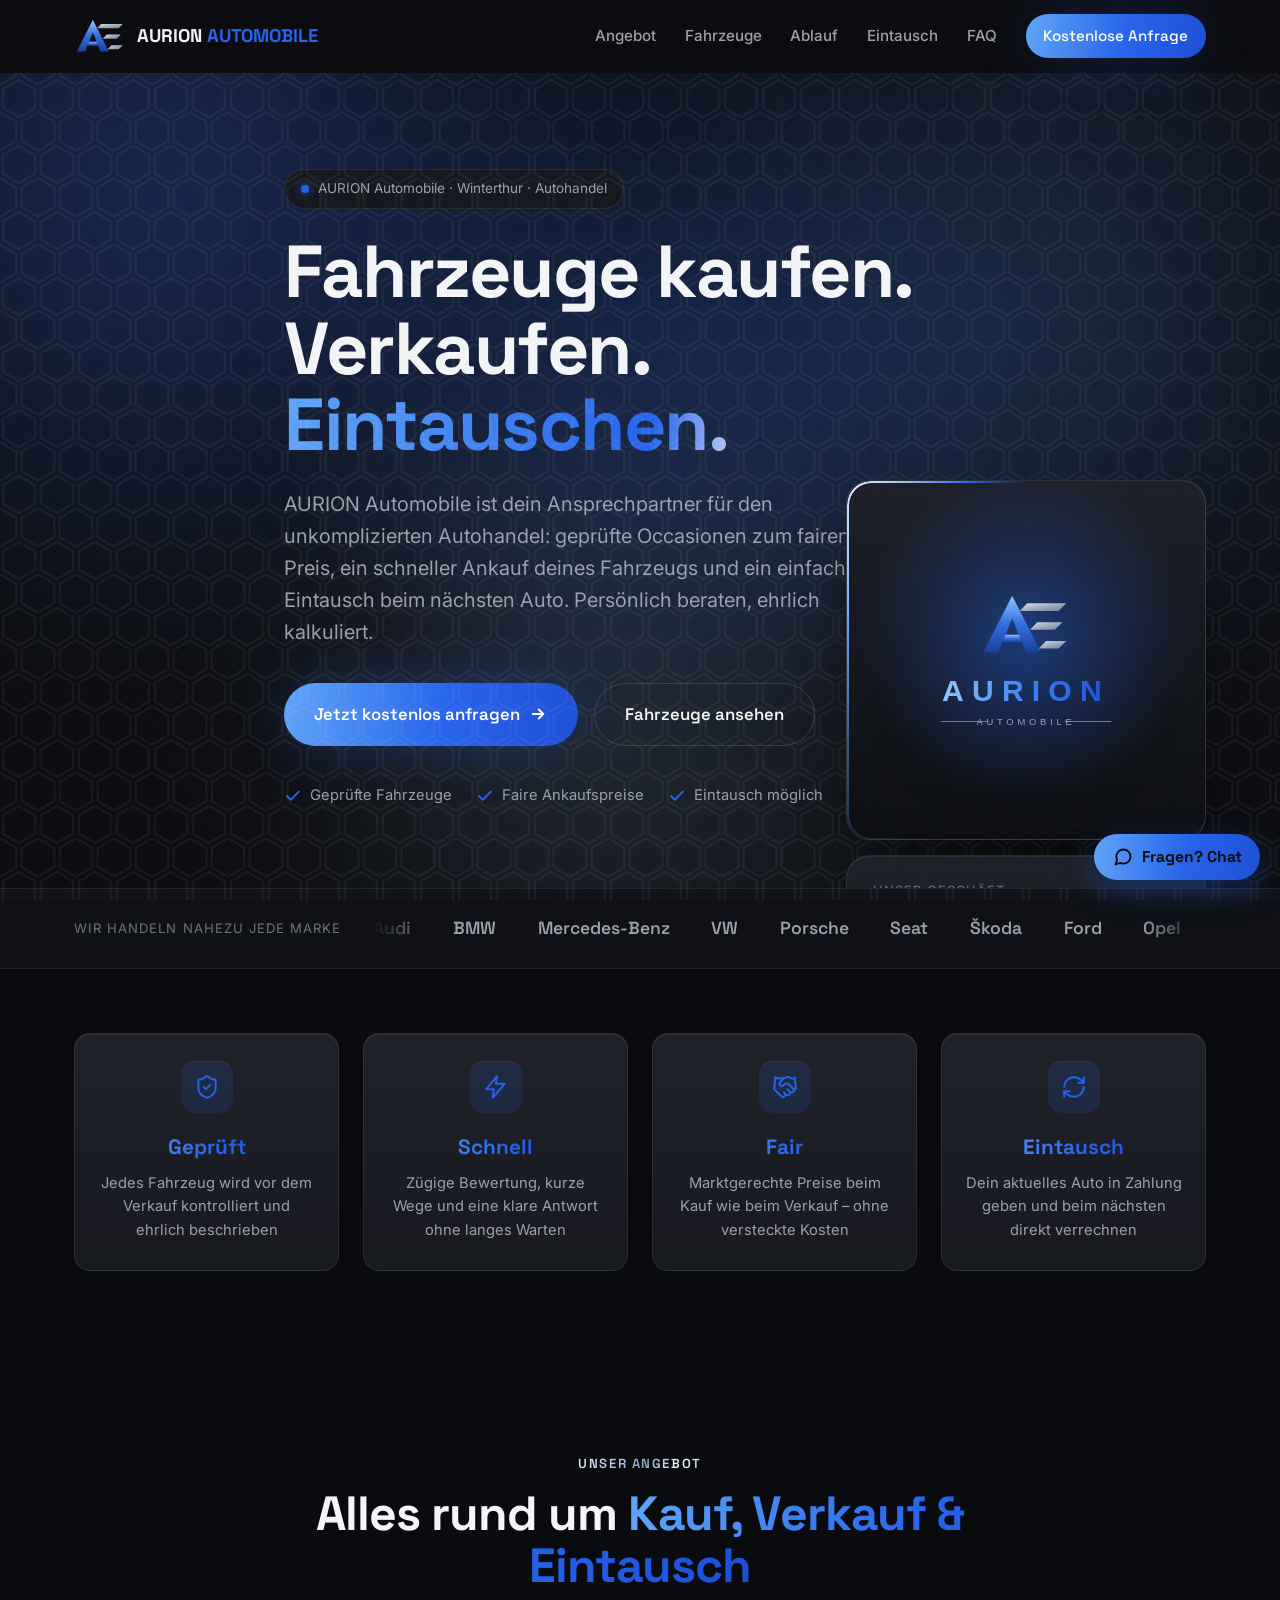
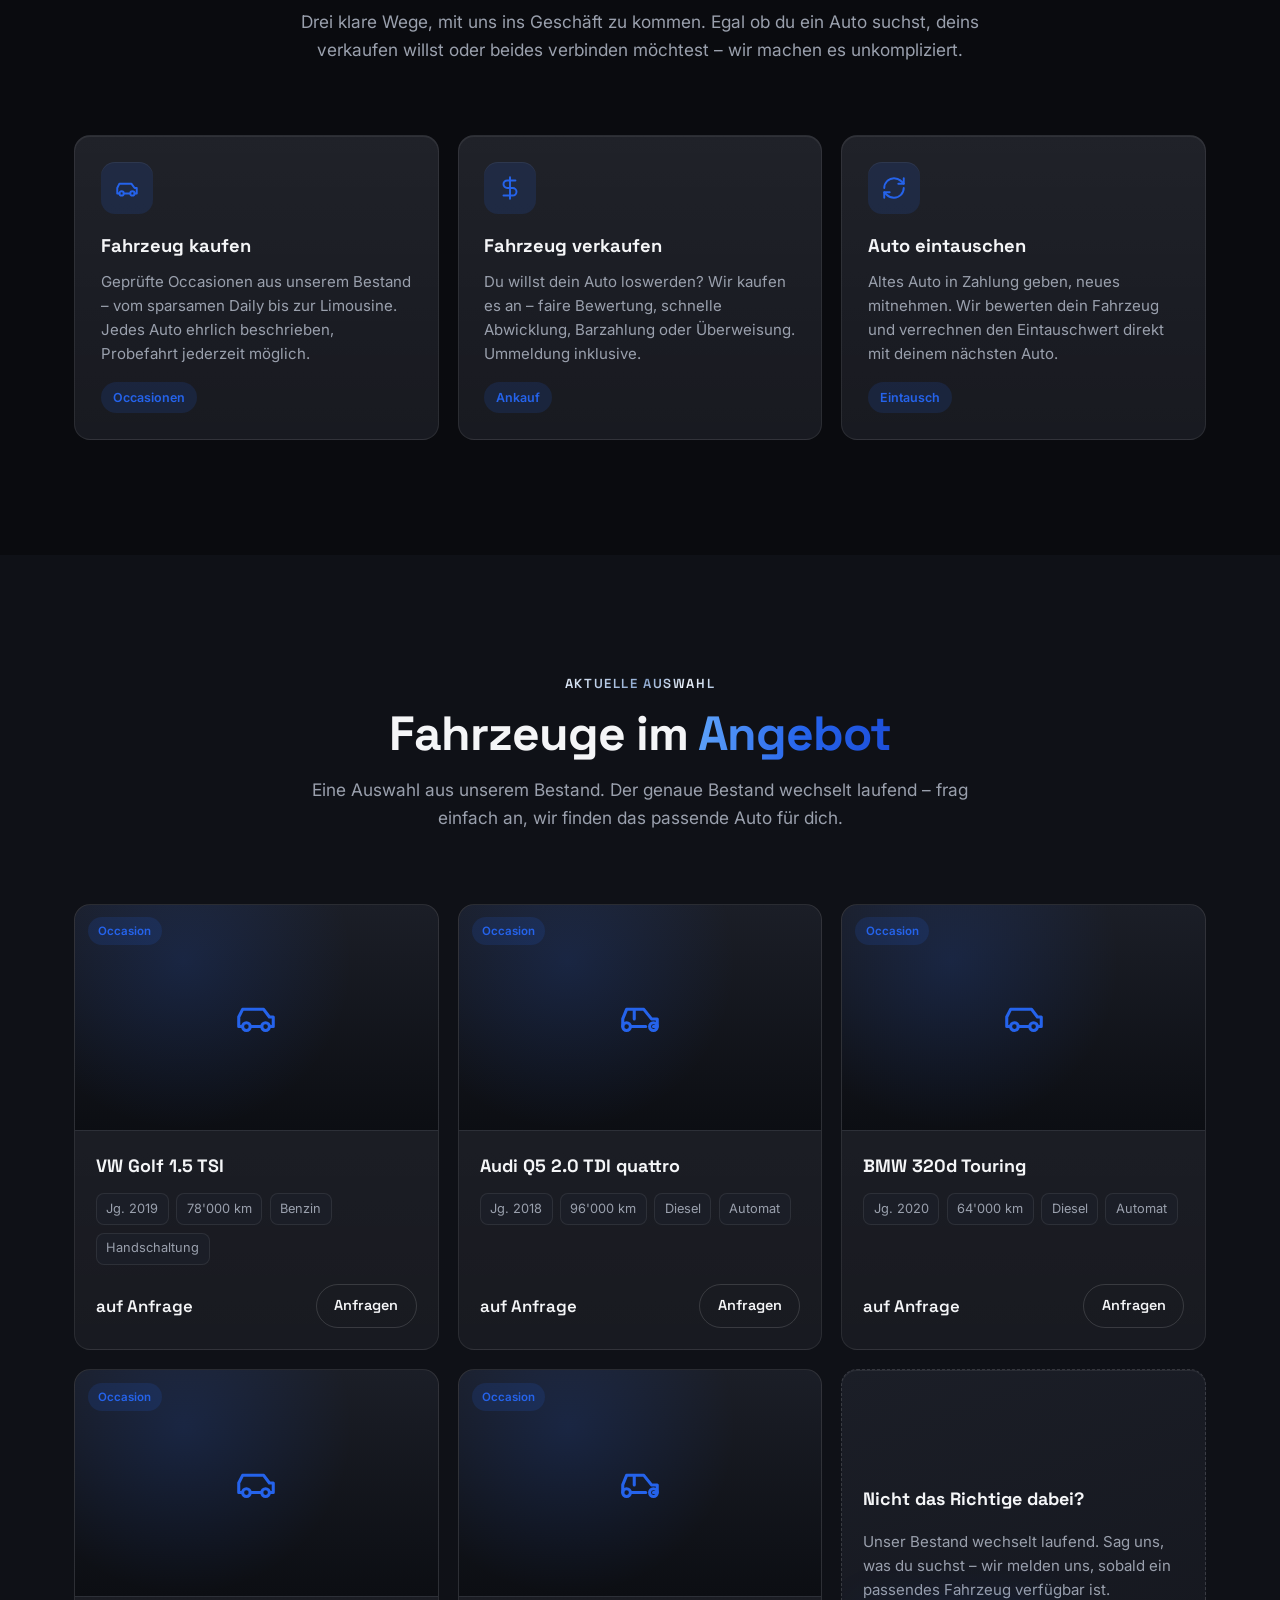
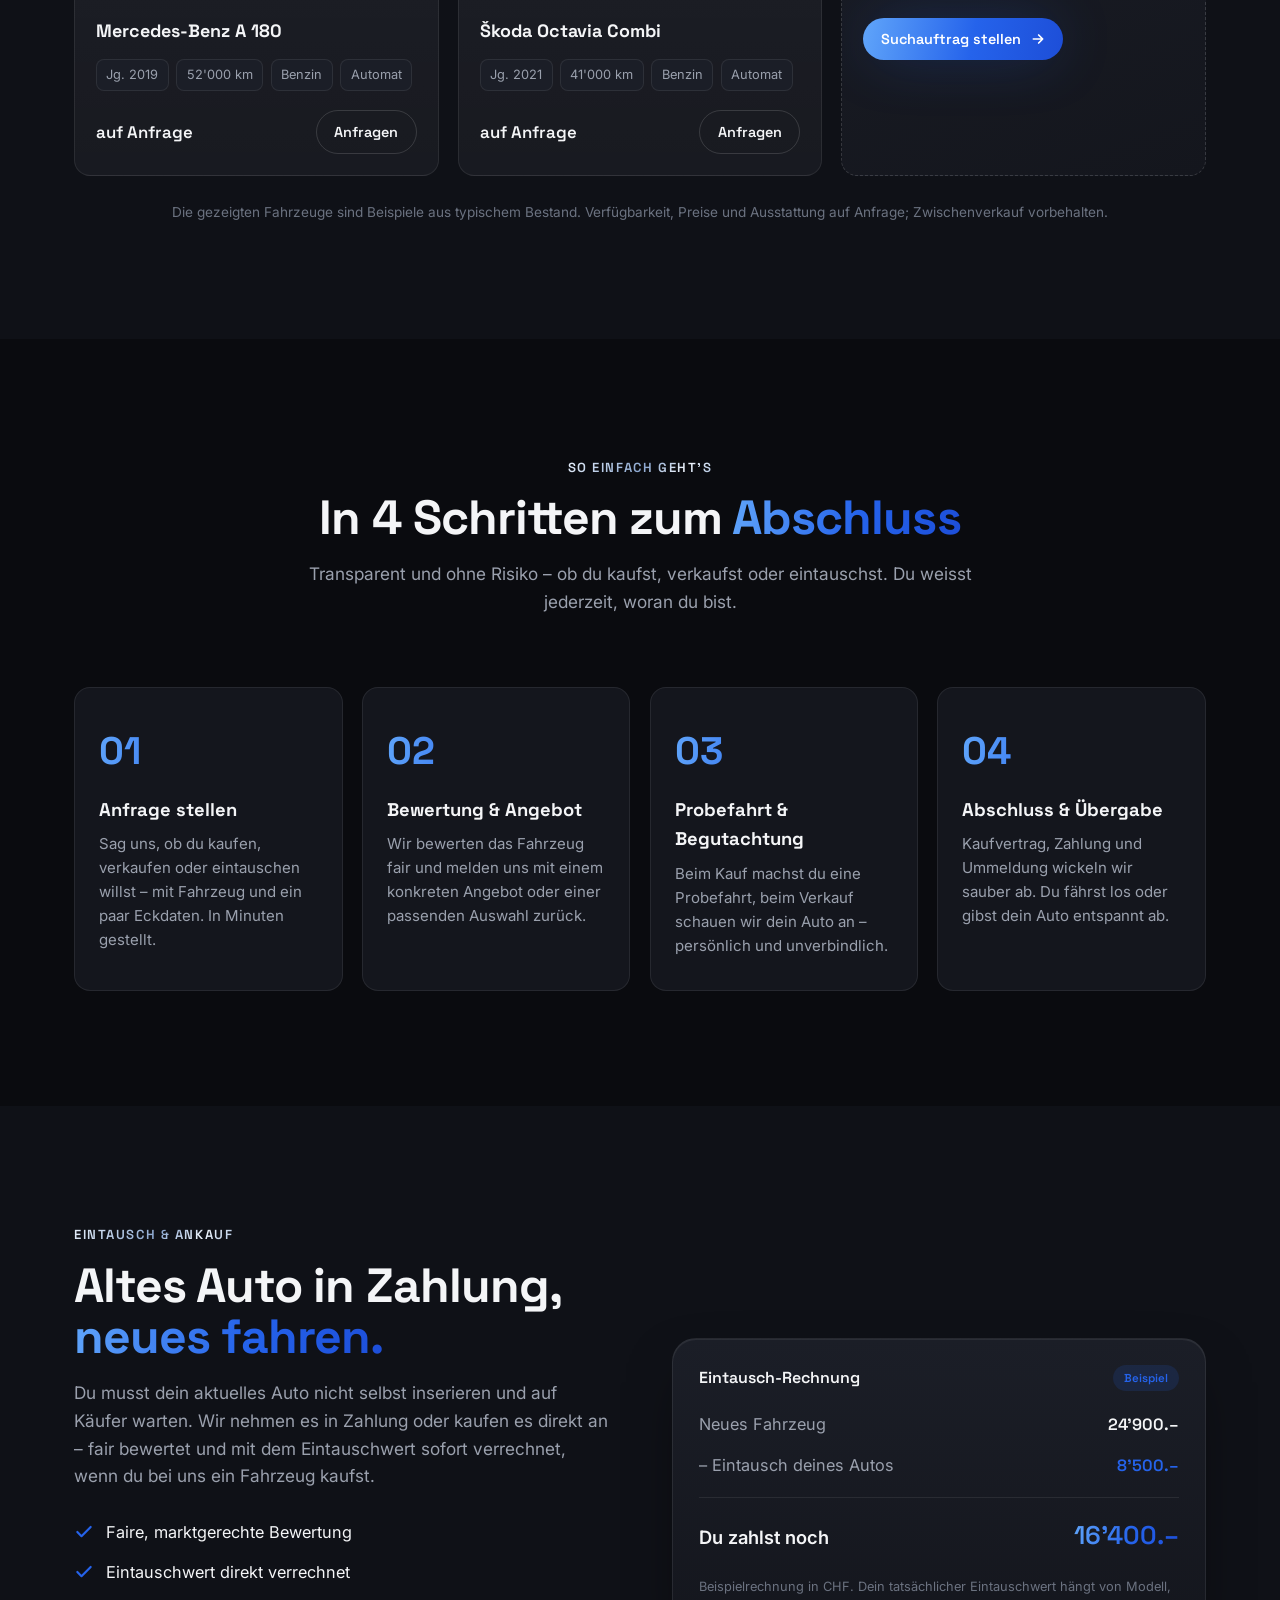
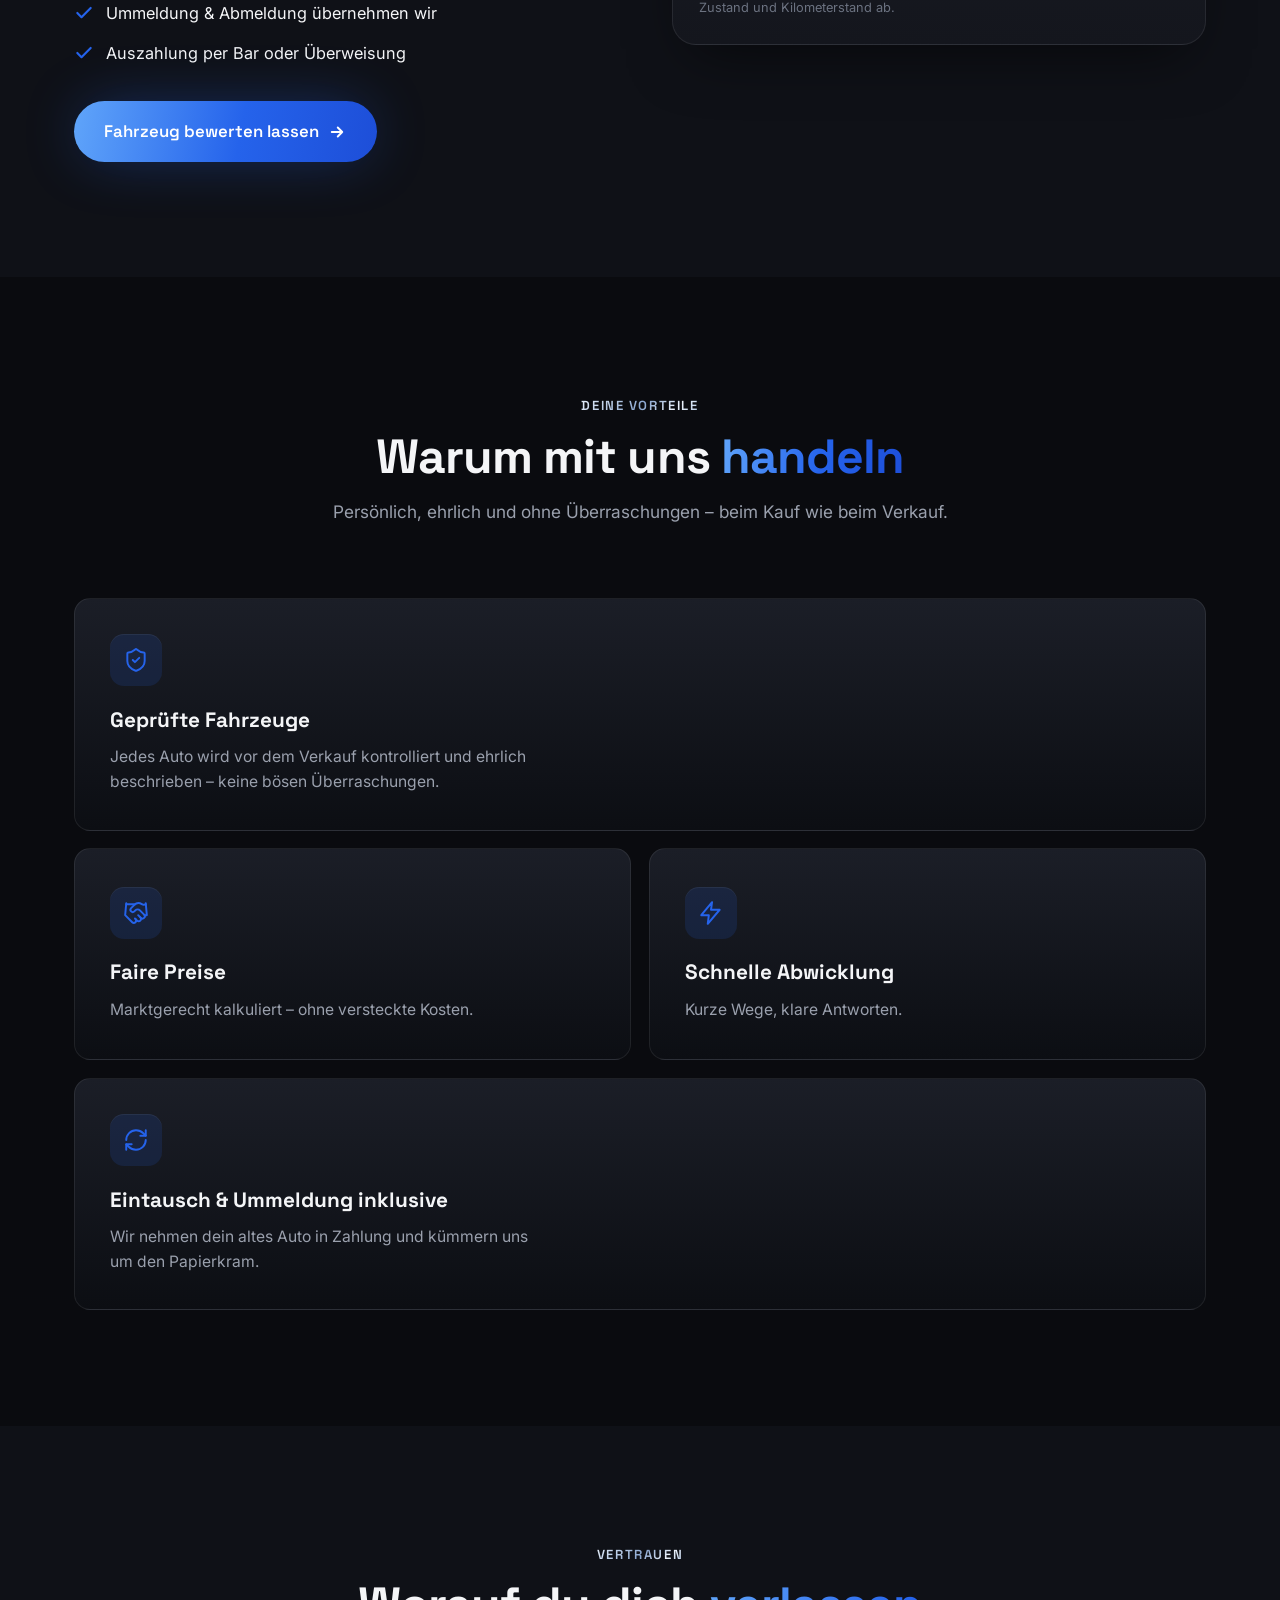
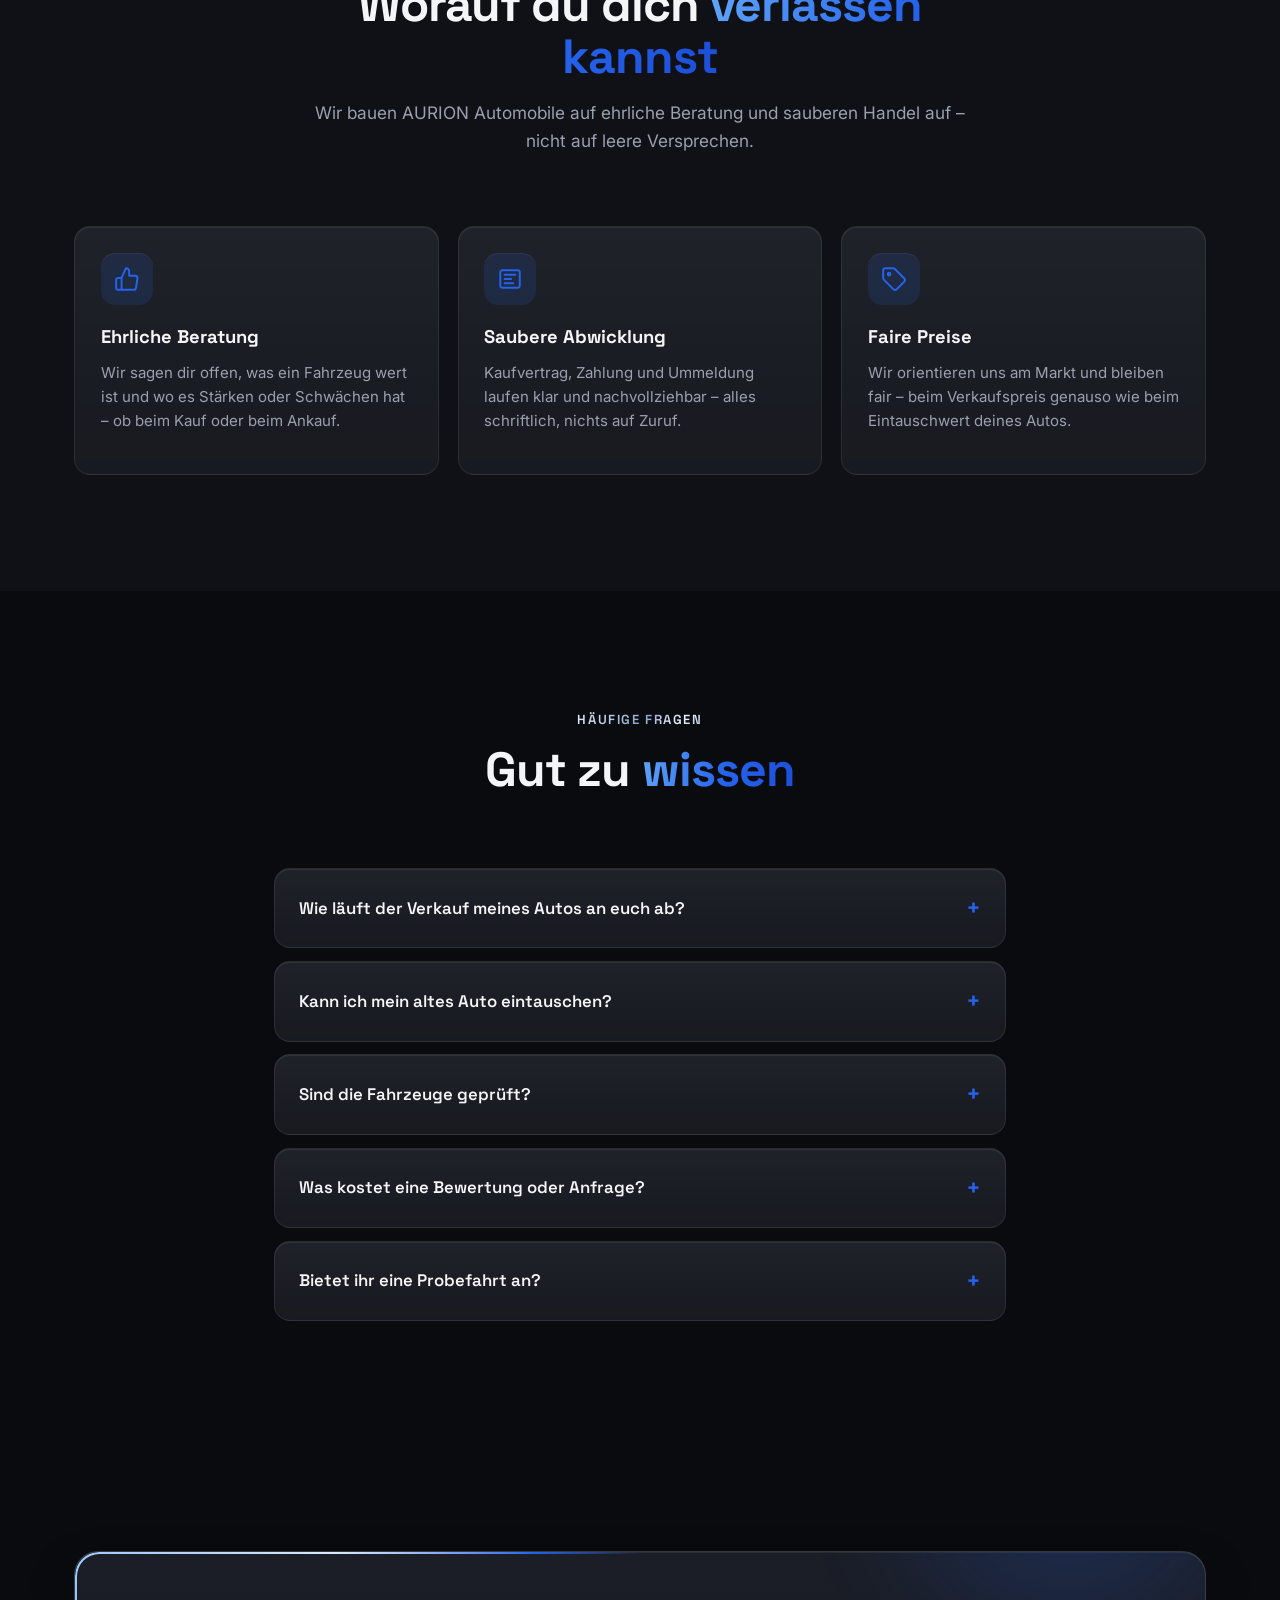
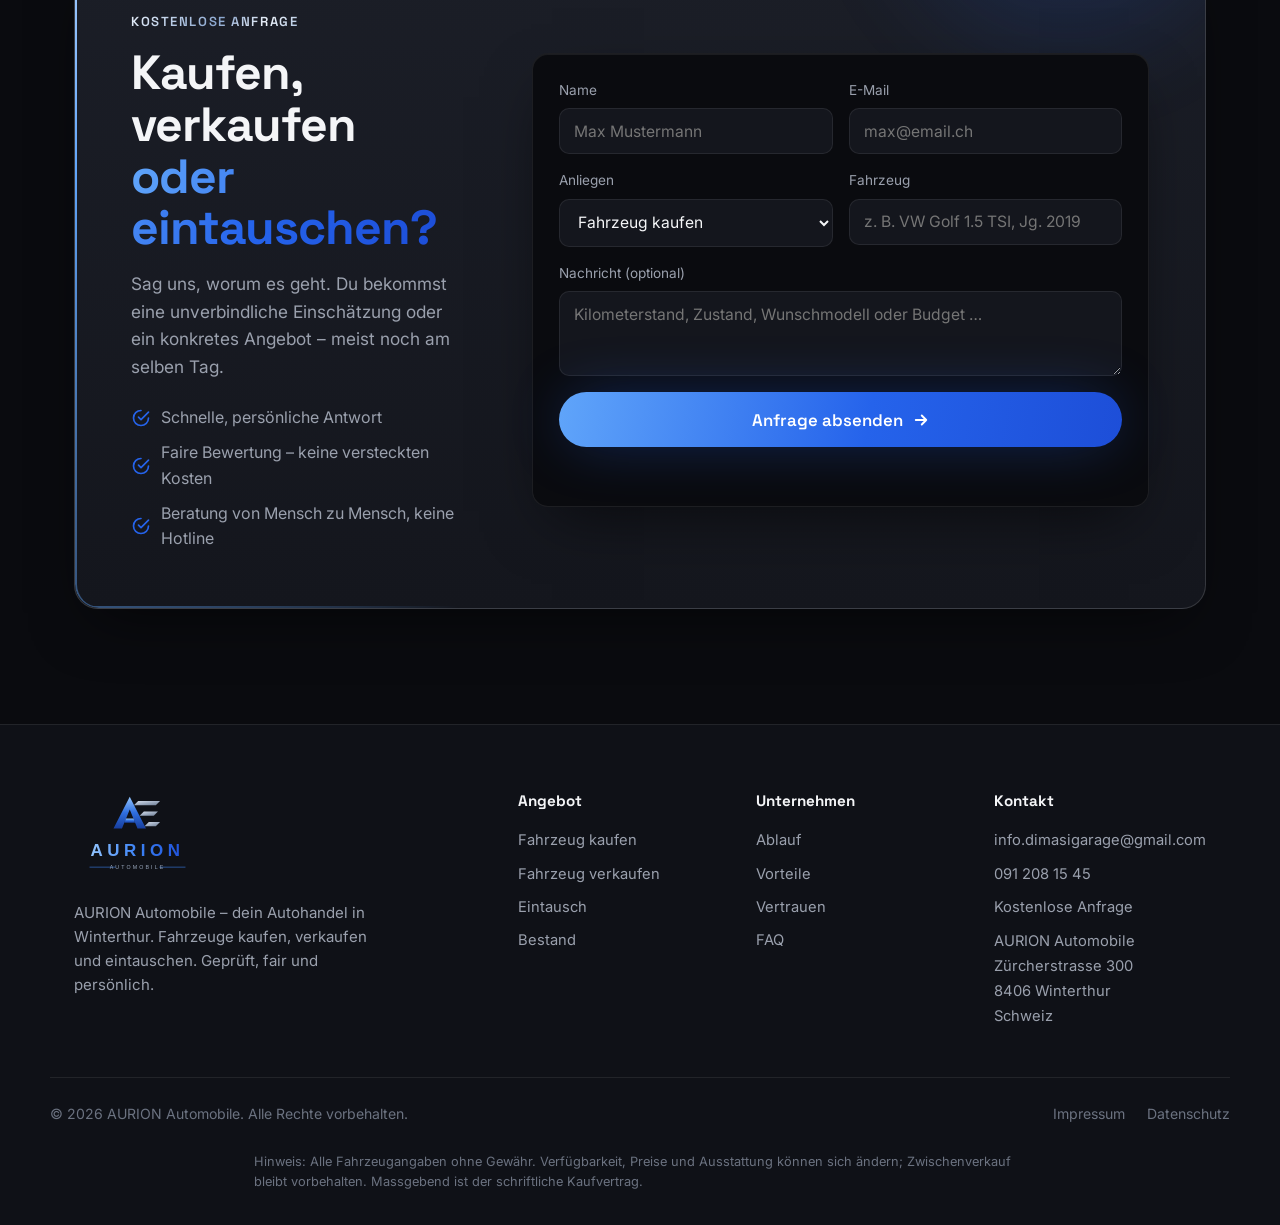
<file: dimasi-autohandel/index.html>
<!DOCTYPE html>
<html lang="de-CH">
<head>
  <meta charset="UTF-8" />
  <meta name="viewport" content="width=device-width, initial-scale=1.0" />
  <title>AURION Automobile – Autohandel in Winterthur: Kauf, Verkauf & Eintausch</title>
  <meta name="description" content="AURION Automobile aus Winterthur (Schweiz): Fahrzeuge kaufen, verkaufen und eintauschen. Geprüfte Occasionen, faire Ankaufspreise und unkomplizierter Eintausch deines aktuellen Autos." />
  <meta name="theme-color" content="#0a0b0f" />

  <!-- Open Graph -->
  <meta property="og:title" content="AURION Automobile – Autohandel: Kauf, Verkauf & Eintausch" />
  <meta property="og:description" content="Fahrzeuge kaufen, verkaufen und eintauschen in Winterthur. Geprüfte Occasionen, faire Preise, persönliche Beratung." />
  <meta property="og:type" content="website" />
  <meta property="og:locale" content="de_CH" />
  <meta property="og:image" content="assets/img/og-image.png" />

  <link rel="icon" type="image/svg+xml" href="assets/img/favicon.svg" />
  <link rel="icon" type="image/png" sizes="32x32" href="assets/img/favicon-32.png" />
  <link rel="apple-touch-icon" href="assets/img/apple-touch-icon.png" />
  <link rel="preconnect" href="https://fonts.googleapis.com" />
  <link rel="preconnect" href="https://fonts.gstatic.com" crossorigin />
  <link href="https://fonts.googleapis.com/css2?family=Inter:wght@400;500;600;700&family=Space+Grotesk:wght@500;600;700&display=swap" rel="stylesheet" />
  <link rel="stylesheet" href="css/styles.css" />
  <link rel="stylesheet" href="css/chat.css" />
</head>
<body>
  <!-- ============ Progress bar ============ -->
  <div class="scroll-progress" id="scrollProgress" aria-hidden="true"></div>

  <!-- ============ Interaktiver Hexagon-Hintergrund ============ -->
  <div class="hex-fx" id="hexFx" aria-hidden="true"></div>

  <!-- ============ Navigation ============ -->
  <header class="nav" id="nav">
    <div class="container nav__inner">
      <a href="#top" class="brand" aria-label="AURION Automobile Startseite">
        <img class="brand__logo" src="assets/img/emblem.svg" width="120" height="120" alt="" aria-hidden="true" />
        <span class="brand__text">AURION<span class="brand__accent"> AUTOMOBILE</span></span>
      </a>

      <nav class="nav__links" id="navLinks" aria-label="Hauptnavigation">
        <a href="#angebot">Angebot</a>
        <a href="#fahrzeuge">Fahrzeuge</a>
        <a href="#ablauf">Ablauf</a>
        <a href="#eintausch">Eintausch</a>
        <a href="#faq">FAQ</a>
        <a href="#kontakt" class="btn btn--small btn--primary">Kostenlose Anfrage</a>
      </nav>

      <button class="nav__toggle" id="navToggle" aria-label="Menü öffnen" aria-expanded="false">
        <span></span><span></span><span></span>
      </button>
    </div>
  </header>

  <main id="top">
    <!-- ============ Hero ============ -->
    <section class="hero">
      <div class="hero__aurora" aria-hidden="true"></div>
      <div class="hero__glow" aria-hidden="true"></div>
      <div class="hero__grid-bg" aria-hidden="true"></div>
      <div class="container hero__inner">
        <span class="badge reveal" data-reveal>
          <span class="badge__dot"></span> AURION Automobile · Winterthur · Autohandel
        </span>
        <h1 class="hero__title reveal" data-reveal>
          Fahrzeuge kaufen.<br />
          Verkaufen.<br />
          <span class="text-gradient shimmer">Eintauschen.</span>
        </h1>
        <p class="hero__sub reveal" data-reveal>
          AURION Automobile ist dein Ansprechpartner für den unkomplizierten Autohandel:
          geprüfte Occasionen zum fairen Preis, ein schneller Ankauf deines Fahrzeugs und
          ein einfacher Eintausch beim nächsten Auto. Persönlich beraten, ehrlich kalkuliert.
        </p>
        <div class="hero__cta reveal" data-reveal>
          <a href="#kontakt" class="btn btn--primary btn--large">
            Jetzt kostenlos anfragen
            <svg viewBox="0 0 24 24" width="18" height="18" fill="none" stroke="currentColor" stroke-width="2.5" stroke-linecap="round" stroke-linejoin="round"><path d="M5 12h14M13 6l6 6-6 6"/></svg>
          </a>
          <a href="#fahrzeuge" class="btn btn--ghost btn--large">Fahrzeuge ansehen</a>
        </div>

        <ul class="hero__trust reveal" data-reveal>
          <li><svg viewBox="0 0 24 24" width="18" height="18" fill="none" stroke="currentColor" stroke-width="2.4" stroke-linecap="round" stroke-linejoin="round"><path d="M20 6 9 17l-5-5"/></svg> Geprüfte Fahrzeuge</li>
          <li><svg viewBox="0 0 24 24" width="18" height="18" fill="none" stroke="currentColor" stroke-width="2.4" stroke-linecap="round" stroke-linejoin="round"><path d="M20 6 9 17l-5-5"/></svg> Faire Ankaufspreise</li>
          <li><svg viewBox="0 0 24 24" width="18" height="18" fill="none" stroke="currentColor" stroke-width="2.4" stroke-linecap="round" stroke-linejoin="round"><path d="M20 6 9 17l-5-5"/></svg> Eintausch möglich</li>
        </ul>
      </div>

      <!-- Hero visual + Handels-Übersicht -->
      <div class="hero__card reveal" data-reveal>
        <div class="hero__visual beam">
          <span class="hero__visual-streaks" aria-hidden="true"></span>
          <span class="hero__visual-glow" aria-hidden="true"></span>
          <img class="hero__visual-logo" src="assets/img/logo.svg" width="300" height="320" alt="AURION Automobile" />
        </div>
        <div class="gauge gauge--overlay">
          <div class="gauge__label">Unser Geschäft</div>
          <div class="gauge__value"><span class="counter" data-target="3" data-suffix="">0</span></div>
          <div class="gauge__sublabel">Wege, mit uns zu handeln</div>
          <div class="gauge__meta gauge__meta--3">
            <div><strong>Kauf</strong><span>Occasion finden</span></div>
            <div><strong>Verkauf</strong><span>Auto an uns</span></div>
            <div><strong>Eintausch</strong><span>Alt gegen neu</span></div>
          </div>
        </div>
      </div>
    </section>

    <!-- ============ Marken-Strip ============ -->
    <section class="strip" aria-label="Marken, die wir handeln">
      <div class="container strip__inner">
        <span class="strip__label">Wir handeln nahezu jede Marke</span>
        <div class="strip__marquee">
          <div class="strip__track">
            <span>Audi</span><span>BMW</span><span>Mercedes-Benz</span><span>VW</span><span>Porsche</span><span>Seat</span><span>Škoda</span><span>Ford</span><span>Opel</span><span>Renault</span><span>Peugeot</span><span>Volvo</span><span>Toyota</span><span>Hyundai</span><span>Mazda</span>
            <span>Audi</span><span>BMW</span><span>Mercedes-Benz</span><span>VW</span><span>Porsche</span><span>Seat</span><span>Škoda</span><span>Ford</span><span>Opel</span><span>Renault</span><span>Peugeot</span><span>Volvo</span><span>Toyota</span><span>Hyundai</span><span>Mazda</span>
          </div>
        </div>
      </div>
    </section>

    <!-- ============ Werte ============ -->
    <section class="stats">
      <div class="container stats__grid">
        <div class="stat reveal" data-reveal>
          <div class="stat__icon" aria-hidden="true"><svg viewBox="0 0 24 24" fill="none" stroke="currentColor" stroke-width="1.8" stroke-linecap="round" stroke-linejoin="round"><path d="M20 13c0 5-3.5 7.5-7.66 8.95a1 1 0 0 1-.67-.01C7.5 20.5 4 18 4 13V6a1 1 0 0 1 1-1c2 0 4.5-1.2 6.24-2.72a1.17 1.17 0 0 1 1.52 0C14.51 3.81 17 5 19 5a1 1 0 0 1 1 1z"/><path d="m9 12 2 2 4-4"/></svg></div>
          <div class="stat__title">Geprüft</div>
          <div class="stat__label">Jedes Fahrzeug wird vor dem Verkauf kontrolliert und ehrlich beschrieben</div>
        </div>
        <div class="stat reveal" data-reveal>
          <div class="stat__icon" aria-hidden="true"><svg viewBox="0 0 24 24" fill="none" stroke="currentColor" stroke-width="1.8" stroke-linecap="round" stroke-linejoin="round"><path d="M13 2 3 14h7l-1 8 11-13h-8l1-7z"/></svg></div>
          <div class="stat__title">Schnell</div>
          <div class="stat__label">Zügige Bewertung, kurze Wege und eine klare Antwort ohne langes Warten</div>
        </div>
        <div class="stat reveal" data-reveal>
          <div class="stat__icon" aria-hidden="true"><svg viewBox="0 0 24 24" fill="none" stroke="currentColor" stroke-width="1.8" stroke-linecap="round" stroke-linejoin="round"><path d="m11 17 2 2a1 1 0 1 0 3-3"/><path d="m14 14 2.5 2.5a1 1 0 1 0 3-3l-3.88-3.88a3 3 0 0 0-4.24 0l-.88.88a1 1 0 1 1-3-3l2.81-2.81a5.79 5.79 0 0 1 7.06-.87l.47.28a2 2 0 0 0 1.42.25L21 4"/><path d="m21 3 1 11h-2"/><path d="M3 3 2 14l6.5 6.5a1 1 0 1 0 3-3"/><path d="M3 4h8"/></svg></div>
          <div class="stat__title">Fair</div>
          <div class="stat__label">Marktgerechte Preise beim Kauf wie beim Verkauf – ohne versteckte Kosten</div>
        </div>
        <div class="stat reveal" data-reveal>
          <div class="stat__icon" aria-hidden="true"><svg viewBox="0 0 24 24" fill="none" stroke="currentColor" stroke-width="1.8" stroke-linecap="round" stroke-linejoin="round"><path d="M3 12a9 9 0 0 1 9-9 9.75 9.75 0 0 1 6.74 2.74L21 8"/><path d="M21 3v5h-5"/><path d="M21 12a9 9 0 0 1-9 9 9.75 9.75 0 0 1-6.74-2.74L3 16"/><path d="M8 16H3v5"/></svg></div>
          <div class="stat__title">Eintausch</div>
          <div class="stat__label">Dein aktuelles Auto in Zahlung geben und beim nächsten direkt verrechnen</div>
        </div>
      </div>
    </section>

    <!-- ============ Angebot / So handeln wir ============ -->
    <section class="section" id="angebot">
      <div class="container">
        <div class="section__head reveal" data-reveal>
          <span class="eyebrow">Unser Angebot</span>
          <h2 class="section__title">Alles rund um <span class="text-gradient">Kauf, Verkauf & Eintausch</span></h2>
          <p class="section__lead">
            Drei klare Wege, mit uns ins Geschäft zu kommen. Egal ob du ein Auto suchst, deins
            verkaufen willst oder beides verbinden möchtest – wir machen es unkompliziert.
          </p>
        </div>

        <div class="cards cards--3">
          <article class="card reveal" data-reveal>
            <div class="card__icon"><svg viewBox="0 0 24 24" fill="none" stroke="currentColor" stroke-width="1.8" stroke-linecap="round" stroke-linejoin="round"><path d="M5 17a2 2 0 1 0 4 0 2 2 0 0 0-4 0Zm10 0a2 2 0 1 0 4 0 2 2 0 0 0-4 0Z"/><path d="M5 17H3v-5l2-4h11l3 4h2v5h-2M9 17h6"/></svg></div>
            <h3>Fahrzeug kaufen</h3>
            <p>Geprüfte Occasionen aus unserem Bestand – vom sparsamen Daily bis zur Limousine. Jedes Auto ehrlich beschrieben, Probefahrt jederzeit möglich.</p>
            <span class="card__tag">Occasionen</span>
          </article>

          <article class="card reveal" data-reveal>
            <div class="card__icon"><svg viewBox="0 0 24 24" fill="none" stroke="currentColor" stroke-width="1.8" stroke-linecap="round" stroke-linejoin="round"><path d="M12 2v20M17 5H9.5a3.5 3.5 0 0 0 0 7h5a3.5 3.5 0 0 1 0 7H6"/></svg></div>
            <h3>Fahrzeug verkaufen</h3>
            <p>Du willst dein Auto loswerden? Wir kaufen es an – faire Bewertung, schnelle Abwicklung, Barzahlung oder Überweisung. Ummeldung inklusive.</p>
            <span class="card__tag">Ankauf</span>
          </article>

          <article class="card reveal" data-reveal>
            <div class="card__icon"><svg viewBox="0 0 24 24" fill="none" stroke="currentColor" stroke-width="1.8" stroke-linecap="round" stroke-linejoin="round"><path d="M3 12a9 9 0 0 1 9-9 9.75 9.75 0 0 1 6.74 2.74L21 8"/><path d="M21 3v5h-5"/><path d="M21 12a9 9 0 0 1-9 9 9.75 9.75 0 0 1-6.74-2.74L3 16"/><path d="M8 16H3v5"/></svg></div>
            <h3>Auto eintauschen</h3>
            <p>Altes Auto in Zahlung geben, neues mitnehmen. Wir bewerten dein Fahrzeug und verrechnen den Eintauschwert direkt mit deinem nächsten Auto.</p>
            <span class="card__tag">Eintausch</span>
          </article>
        </div>
      </div>
    </section>

    <!-- ============ Fahrzeuge / Bestand ============ -->
    <section class="section section--alt" id="fahrzeuge">
      <div class="container">
        <div class="section__head reveal" data-reveal>
          <span class="eyebrow">Aktuelle Auswahl</span>
          <h2 class="section__title">Fahrzeuge im <span class="text-gradient">Angebot</span></h2>
          <p class="section__lead">Eine Auswahl aus unserem Bestand. Der genaue Bestand wechselt laufend – frag einfach an, wir finden das passende Auto für dich.</p>
        </div>

        <div class="listings">
          <article class="listing reveal" data-reveal>
            <div class="listing__media" aria-hidden="true">
              <svg viewBox="0 0 24 24" width="46" height="46" fill="none" stroke="currentColor" stroke-width="1.6" stroke-linecap="round" stroke-linejoin="round"><path d="M5 17a2 2 0 1 0 4 0 2 2 0 0 0-4 0Zm10 0a2 2 0 1 0 4 0 2 2 0 0 0-4 0Z"/><path d="M5 17H3v-5l2-4h11l3 4h2v5h-2M9 17h6"/></svg>
              <span class="listing__badge">Occasion</span>
            </div>
            <div class="listing__body">
              <h3>VW Golf 1.5 TSI</h3>
              <ul class="listing__specs">
                <li>Jg. 2019</li><li>78'000 km</li><li>Benzin</li><li>Handschaltung</li>
              </ul>
              <div class="listing__foot">
                <span class="listing__price">auf Anfrage</span>
                <a href="#kontakt" class="btn btn--small btn--ghost">Anfragen</a>
              </div>
            </div>
          </article>

          <article class="listing reveal" data-reveal>
            <div class="listing__media" aria-hidden="true">
              <svg viewBox="0 0 24 24" width="46" height="46" fill="none" stroke="currentColor" stroke-width="1.6" stroke-linecap="round" stroke-linejoin="round"><path d="M3 17a2 2 0 1 0 4 0 2 2 0 0 0-4 0Zm14 0a2 2 0 1 0 4 0 2 2 0 0 0-4 0Z"/><path d="M3 17v-4l2-5h9l4 5h3v4h-2M7 17h8M9 8v5"/></svg>
              <span class="listing__badge">Occasion</span>
            </div>
            <div class="listing__body">
              <h3>Audi Q5 2.0 TDI quattro</h3>
              <ul class="listing__specs">
                <li>Jg. 2018</li><li>96'000 km</li><li>Diesel</li><li>Automat</li>
              </ul>
              <div class="listing__foot">
                <span class="listing__price">auf Anfrage</span>
                <a href="#kontakt" class="btn btn--small btn--ghost">Anfragen</a>
              </div>
            </div>
          </article>

          <article class="listing reveal" data-reveal>
            <div class="listing__media" aria-hidden="true">
              <svg viewBox="0 0 24 24" width="46" height="46" fill="none" stroke="currentColor" stroke-width="1.6" stroke-linecap="round" stroke-linejoin="round"><path d="M5 17a2 2 0 1 0 4 0 2 2 0 0 0-4 0Zm10 0a2 2 0 1 0 4 0 2 2 0 0 0-4 0Z"/><path d="M5 17H3v-5l2-4h11l3 4h2v5h-2M9 17h6"/></svg>
              <span class="listing__badge">Occasion</span>
            </div>
            <div class="listing__body">
              <h3>BMW 320d Touring</h3>
              <ul class="listing__specs">
                <li>Jg. 2020</li><li>64'000 km</li><li>Diesel</li><li>Automat</li>
              </ul>
              <div class="listing__foot">
                <span class="listing__price">auf Anfrage</span>
                <a href="#kontakt" class="btn btn--small btn--ghost">Anfragen</a>
              </div>
            </div>
          </article>

          <article class="listing reveal" data-reveal>
            <div class="listing__media" aria-hidden="true">
              <svg viewBox="0 0 24 24" width="46" height="46" fill="none" stroke="currentColor" stroke-width="1.6" stroke-linecap="round" stroke-linejoin="round"><path d="M5 17a2 2 0 1 0 4 0 2 2 0 0 0-4 0Zm10 0a2 2 0 1 0 4 0 2 2 0 0 0-4 0Z"/><path d="M5 17H3v-5l2-4h11l3 4h2v5h-2M9 17h6"/></svg>
              <span class="listing__badge">Occasion</span>
            </div>
            <div class="listing__body">
              <h3>Mercedes-Benz A 180</h3>
              <ul class="listing__specs">
                <li>Jg. 2019</li><li>52'000 km</li><li>Benzin</li><li>Automat</li>
              </ul>
              <div class="listing__foot">
                <span class="listing__price">auf Anfrage</span>
                <a href="#kontakt" class="btn btn--small btn--ghost">Anfragen</a>
              </div>
            </div>
          </article>

          <article class="listing reveal" data-reveal>
            <div class="listing__media" aria-hidden="true">
              <svg viewBox="0 0 24 24" width="46" height="46" fill="none" stroke="currentColor" stroke-width="1.6" stroke-linecap="round" stroke-linejoin="round"><path d="M3 17a2 2 0 1 0 4 0 2 2 0 0 0-4 0Zm14 0a2 2 0 1 0 4 0 2 2 0 0 0-4 0Z"/><path d="M3 17v-4l2-5h9l4 5h3v4h-2M7 17h8M9 8v5"/></svg>
              <span class="listing__badge">Occasion</span>
            </div>
            <div class="listing__body">
              <h3>Škoda Octavia Combi</h3>
              <ul class="listing__specs">
                <li>Jg. 2021</li><li>41'000 km</li><li>Benzin</li><li>Automat</li>
              </ul>
              <div class="listing__foot">
                <span class="listing__price">auf Anfrage</span>
                <a href="#kontakt" class="btn btn--small btn--ghost">Anfragen</a>
              </div>
            </div>
          </article>

          <article class="listing listing--cta reveal" data-reveal>
            <div class="listing__body listing__body--cta">
              <h3>Nicht das Richtige dabei?</h3>
              <p>Unser Bestand wechselt laufend. Sag uns, was du suchst – wir melden uns, sobald ein passendes Fahrzeug verfügbar ist.</p>
              <a href="#kontakt" class="btn btn--primary btn--small">Suchauftrag stellen
                <svg viewBox="0 0 24 24" width="16" height="16" fill="none" stroke="currentColor" stroke-width="2.5" stroke-linecap="round" stroke-linejoin="round"><path d="M5 12h14M13 6l6 6-6 6"/></svg>
              </a>
            </div>
          </article>
        </div>
        <p class="listings__note">Die gezeigten Fahrzeuge sind Beispiele aus typischem Bestand. Verfügbarkeit, Preise und Ausstattung auf Anfrage; Zwischenverkauf vorbehalten.</p>
      </div>
    </section>

    <!-- ============ Ablauf ============ -->
    <section class="section" id="ablauf">
      <div class="container">
        <div class="section__head reveal" data-reveal>
          <span class="eyebrow">So einfach geht's</span>
          <h2 class="section__title">In 4 Schritten zum <span class="text-gradient">Abschluss</span></h2>
          <p class="section__lead">Transparent und ohne Risiko – ob du kaufst, verkaufst oder eintauschst. Du weisst jederzeit, woran du bist.</p>
        </div>

        <ol class="steps">
          <li class="step reveal" data-reveal>
            <span class="step__num">01</span>
            <h3>Anfrage stellen</h3>
            <p>Sag uns, ob du kaufen, verkaufen oder eintauschen willst – mit Fahrzeug und ein paar Eckdaten. In Minuten gestellt.</p>
          </li>
          <li class="step reveal" data-reveal>
            <span class="step__num">02</span>
            <h3>Bewertung & Angebot</h3>
            <p>Wir bewerten das Fahrzeug fair und melden uns mit einem konkreten Angebot oder einer passenden Auswahl zurück.</p>
          </li>
          <li class="step reveal" data-reveal>
            <span class="step__num">03</span>
            <h3>Probefahrt & Begutachtung</h3>
            <p>Beim Kauf machst du eine Probefahrt, beim Verkauf schauen wir dein Auto an – persönlich und unverbindlich.</p>
          </li>
          <li class="step reveal" data-reveal>
            <span class="step__num">04</span>
            <h3>Abschluss & Übergabe</h3>
            <p>Kaufvertrag, Zahlung und Ummeldung wickeln wir sauber ab. Du fährst los oder gibst dein Auto entspannt ab.</p>
          </li>
        </ol>
      </div>
    </section>

    <!-- ============ Eintausch (Split) ============ -->
    <section class="section section--alt" id="eintausch">
      <div class="container split">
        <div class="split__text reveal" data-reveal>
          <span class="eyebrow">Eintausch & Ankauf</span>
          <h2 class="section__title">Altes Auto in Zahlung, <span class="text-gradient">neues fahren.</span></h2>
          <p class="section__lead">
            Du musst dein aktuelles Auto nicht selbst inserieren und auf Käufer warten.
            Wir nehmen es in Zahlung oder kaufen es direkt an – fair bewertet und mit dem
            Eintauschwert sofort verrechnet, wenn du bei uns ein Fahrzeug kaufst.
          </p>
          <ul class="checklist">
            <li><svg viewBox="0 0 24 24" width="20" height="20" fill="none" stroke="currentColor" stroke-width="2.6" stroke-linecap="round" stroke-linejoin="round"><path d="M20 6 9 17l-5-5"/></svg> Faire, marktgerechte Bewertung</li>
            <li><svg viewBox="0 0 24 24" width="20" height="20" fill="none" stroke="currentColor" stroke-width="2.6" stroke-linecap="round" stroke-linejoin="round"><path d="M20 6 9 17l-5-5"/></svg> Eintauschwert direkt verrechnet</li>
            <li><svg viewBox="0 0 24 24" width="20" height="20" fill="none" stroke="currentColor" stroke-width="2.6" stroke-linecap="round" stroke-linejoin="round"><path d="M20 6 9 17l-5-5"/></svg> Ummeldung & Abmeldung übernehmen wir</li>
            <li><svg viewBox="0 0 24 24" width="20" height="20" fill="none" stroke="currentColor" stroke-width="2.6" stroke-linecap="round" stroke-linejoin="round"><path d="M20 6 9 17l-5-5"/></svg> Auszahlung per Bar oder Überweisung</li>
          </ul>
          <a href="#kontakt" class="btn btn--primary btn--large">Fahrzeug bewerten lassen
            <svg viewBox="0 0 24 24" width="18" height="18" fill="none" stroke="currentColor" stroke-width="2.5" stroke-linecap="round" stroke-linejoin="round"><path d="M5 12h14M13 6l6 6-6 6"/></svg>
          </a>
        </div>

        <div class="split__media reveal" data-reveal>
          <div class="dyno">
            <div class="dyno__head">
              <span>Eintausch-Rechnung</span>
              <span class="dyno__badge">Beispiel</span>
            </div>
            <div class="trade">
              <div class="trade__row">
                <span class="trade__label">Neues Fahrzeug</span>
                <span class="trade__value">24'900.–</span>
              </div>
              <div class="trade__row trade__row--minus">
                <span class="trade__label">– Eintausch deines Autos</span>
                <span class="trade__value">8'500.–</span>
              </div>
              <div class="trade__divider"></div>
              <div class="trade__row trade__row--total">
                <span class="trade__label">Du zahlst noch</span>
                <span class="trade__value text-gradient">16'400.–</span>
              </div>
              <p class="trade__hint">Beispielrechnung in CHF. Dein tatsächlicher Eintauschwert hängt von Modell, Zustand und Kilometerstand ab.</p>
            </div>
          </div>
        </div>
      </div>
    </section>

    <!-- ============ Vorteile / Galerie ============ -->
    <section class="section" id="vorteile">
      <div class="container">
        <div class="section__head reveal" data-reveal>
          <span class="eyebrow">Deine Vorteile</span>
          <h2 class="section__title">Warum mit uns <span class="text-gradient">handeln</span></h2>
          <p class="section__lead">Persönlich, ehrlich und ohne Überraschungen – beim Kauf wie beim Verkauf.</p>
        </div>

        <div class="gallery">
          <figure class="gallery__item gallery__item--wide reveal" data-reveal>
            <span class="gallery__deco" aria-hidden="true"></span>
            <div class="gallery__content">
              <div class="gallery__icn"><svg viewBox="0 0 24 24" fill="none" stroke="currentColor" stroke-width="1.8" stroke-linecap="round" stroke-linejoin="round"><path d="M20 13c0 5-3.5 7.5-7.66 8.95a1 1 0 0 1-.67-.01C7.5 20.5 4 18 4 13V6a1 1 0 0 1 1-1c2 0 4.5-1.2 6.24-2.72a1.17 1.17 0 0 1 1.52 0C14.51 3.81 17 5 19 5a1 1 0 0 1 1 1z"/><path d="m9 12 2 2 4-4"/></svg></div>
              <h3>Geprüfte Fahrzeuge</h3>
              <p>Jedes Auto wird vor dem Verkauf kontrolliert und ehrlich beschrieben – keine bösen Überraschungen.</p>
            </div>
          </figure>
          <figure class="gallery__item reveal" data-reveal>
            <span class="gallery__deco" aria-hidden="true"></span>
            <div class="gallery__content">
              <div class="gallery__icn"><svg viewBox="0 0 24 24" fill="none" stroke="currentColor" stroke-width="1.8" stroke-linecap="round" stroke-linejoin="round"><path d="m11 17 2 2a1 1 0 1 0 3-3"/><path d="m14 14 2.5 2.5a1 1 0 1 0 3-3l-3.88-3.88a3 3 0 0 0-4.24 0l-.88.88a1 1 0 1 1-3-3l2.81-2.81a5.79 5.79 0 0 1 7.06-.87l.47.28a2 2 0 0 0 1.42.25L21 4"/><path d="m21 3 1 11h-2"/><path d="M3 3 2 14l6.5 6.5a1 1 0 1 0 3-3"/><path d="M3 4h8"/></svg></div>
              <h3>Faire Preise</h3>
              <p>Marktgerecht kalkuliert – ohne versteckte Kosten.</p>
            </div>
          </figure>
          <figure class="gallery__item reveal" data-reveal>
            <span class="gallery__deco" aria-hidden="true"></span>
            <div class="gallery__content">
              <div class="gallery__icn"><svg viewBox="0 0 24 24" fill="none" stroke="currentColor" stroke-width="1.8" stroke-linecap="round" stroke-linejoin="round"><path d="M13 2 3 14h7l-1 8 11-13h-8l1-7z"/></svg></div>
              <h3>Schnelle Abwicklung</h3>
              <p>Kurze Wege, klare Antworten.</p>
            </div>
          </figure>
          <figure class="gallery__item gallery__item--wide reveal" data-reveal>
            <span class="gallery__deco" aria-hidden="true"></span>
            <div class="gallery__content">
              <div class="gallery__icn"><svg viewBox="0 0 24 24" fill="none" stroke="currentColor" stroke-width="1.8" stroke-linecap="round" stroke-linejoin="round"><path d="M3 12a9 9 0 0 1 9-9 9.75 9.75 0 0 1 6.74 2.74L21 8"/><path d="M21 3v5h-5"/><path d="M21 12a9 9 0 0 1-9 9 9.75 9.75 0 0 1-6.74-2.74L3 16"/><path d="M8 16H3v5"/></svg></div>
              <h3>Eintausch & Ummeldung inklusive</h3>
              <p>Wir nehmen dein altes Auto in Zahlung und kümmern uns um den Papierkram.</p>
            </div>
          </figure>
        </div>
      </div>
    </section>

    <!-- ============ Vertrauen ============ -->
    <section class="section section--alt" id="vertrauen">
      <div class="container">
        <div class="section__head reveal" data-reveal>
          <span class="eyebrow">Vertrauen</span>
          <h2 class="section__title">Worauf du dich <span class="text-gradient">verlassen kannst</span></h2>
          <p class="section__lead">Wir bauen AURION Automobile auf ehrliche Beratung und sauberen Handel auf – nicht auf leere Versprechen.</p>
        </div>

        <div class="trust">
          <article class="card reveal" data-reveal>
            <div class="card__icon"><svg viewBox="0 0 24 24" fill="none" stroke="currentColor" stroke-width="1.8" stroke-linecap="round" stroke-linejoin="round"><path d="M14 9V5a3 3 0 0 0-3-3l-4 9v11h11.28a2 2 0 0 0 2-1.7l1.38-9a2 2 0 0 0-2-2.3zM7 22H4a2 2 0 0 1-2-2v-7a2 2 0 0 1 2-2h3"/></svg></div>
            <h3>Ehrliche Beratung</h3>
            <p>Wir sagen dir offen, was ein Fahrzeug wert ist und wo es Stärken oder Schwächen hat – ob beim Kauf oder beim Ankauf.</p>
          </article>
          <article class="card reveal" data-reveal>
            <div class="card__icon"><svg viewBox="0 0 24 24" fill="none" stroke="currentColor" stroke-width="1.8" stroke-linecap="round" stroke-linejoin="round"><rect x="3" y="4" width="18" height="16" rx="2"/><path d="M7 8h10M7 12h6M7 16h8"/></svg></div>
            <h3>Saubere Abwicklung</h3>
            <p>Kaufvertrag, Zahlung und Ummeldung laufen klar und nachvollziehbar – alles schriftlich, nichts auf Zuruf.</p>
          </article>
          <article class="card reveal" data-reveal>
            <div class="card__icon"><svg viewBox="0 0 24 24" fill="none" stroke="currentColor" stroke-width="1.8" stroke-linecap="round" stroke-linejoin="round"><path d="M12.59 2.59A2 2 0 0 0 11.17 2H4a2 2 0 0 0-2 2v7.17a2 2 0 0 0 .59 1.41l8.7 8.71a2.43 2.43 0 0 0 3.42 0l6.58-6.59a2.43 2.43 0 0 0 0-3.42z"/><circle cx="7.5" cy="7.5" r="1.2"/></svg></div>
            <h3>Faire Preise</h3>
            <p>Wir orientieren uns am Markt und bleiben fair – beim Verkaufspreis genauso wie beim Eintauschwert deines Autos.</p>
          </article>
        </div>
      </div>
    </section>

    <!-- ============ FAQ ============ -->
    <section class="section" id="faq">
      <div class="container container--narrow">
        <div class="section__head reveal" data-reveal>
          <span class="eyebrow">Häufige Fragen</span>
          <h2 class="section__title">Gut zu <span class="text-gradient">wissen</span></h2>
        </div>

        <div class="faq">
          <details class="faq__item reveal" data-reveal>
            <summary>Wie läuft der Verkauf meines Autos an euch ab?</summary>
            <p>Du schickst uns über das Anfrageformular ein paar Eckdaten (Modell, Jahr, Kilometer, Zustand). Wir bewerten dein Fahrzeug fair, machen dir ein Angebot und schauen es uns bei Interesse persönlich an. Bei Einigung übernehmen wir Zahlung und Ummeldung.</p>
          </details>
          <details class="faq__item reveal" data-reveal>
            <summary>Kann ich mein altes Auto eintauschen?</summary>
            <p>Ja. Du gibst dein aktuelles Auto in Zahlung, wir bewerten es und verrechnen den Eintauschwert direkt mit dem Fahrzeug, das du bei uns kaufst. So zahlst du nur die Differenz.</p>
          </details>
          <details class="faq__item reveal" data-reveal>
            <summary>Sind die Fahrzeuge geprüft?</summary>
            <p>Jedes Fahrzeug in unserem Bestand wird vor dem Verkauf kontrolliert und ehrlich beschrieben. Bei Bedarf besprechen wir gern eine frische MFK oder zeigen dir die Serviceunterlagen.</p>
          </details>
          <details class="faq__item reveal" data-reveal>
            <summary>Was kostet eine Bewertung oder Anfrage?</summary>
            <p>Anfrage und Bewertung sind kostenlos und unverbindlich. Du bekommst eine klare Einschätzung, bevor irgendetwas entschieden wird.</p>
          </details>
          <details class="faq__item reveal" data-reveal>
            <summary>Bietet ihr eine Probefahrt an?</summary>
            <p>Klar. Beim Kauf kannst du jederzeit eine Probefahrt vereinbaren – damit du dich vor dem Abschluss in Ruhe vom Fahrzeug überzeugen kannst.</p>
          </details>
        </div>
      </div>
    </section>

    <!-- ============ CTA / Kontakt ============ -->
    <section class="section cta" id="kontakt">
      <div class="container">
        <div class="cta__box beam reveal" data-reveal>
          <div class="cta__glow" aria-hidden="true"></div>
          <div class="cta__text">
            <span class="eyebrow">Kostenlose Anfrage</span>
            <h2 class="section__title">Kaufen, verkaufen<br /><span class="text-gradient">oder eintauschen?</span></h2>
            <p class="section__lead">Sag uns, worum es geht. Du bekommst eine unverbindliche Einschätzung
              oder ein konkretes Angebot – meist noch am selben Tag.</p>
            <ul class="cta__perks">
              <li><svg class="perk-check" viewBox="0 0 24 24" fill="none" stroke="currentColor" stroke-width="2" stroke-linecap="round" stroke-linejoin="round"><path d="M21 12A9 9 0 1 1 12 3"/><path d="m9 11 3 3L21 5"/></svg> Schnelle, persönliche Antwort</li>
              <li><svg class="perk-check" viewBox="0 0 24 24" fill="none" stroke="currentColor" stroke-width="2" stroke-linecap="round" stroke-linejoin="round"><path d="M21 12A9 9 0 1 1 12 3"/><path d="m9 11 3 3L21 5"/></svg> Faire Bewertung – keine versteckten Kosten</li>
              <li><svg class="perk-check" viewBox="0 0 24 24" fill="none" stroke="currentColor" stroke-width="2" stroke-linecap="round" stroke-linejoin="round"><path d="M21 12A9 9 0 1 1 12 3"/><path d="m9 11 3 3L21 5"/></svg> Beratung von Mensch zu Mensch, keine Hotline</li>
            </ul>
          </div>

          <form class="form" id="anfrageForm" name="anfrage" method="POST"
                data-netlify="true" netlify-honeypot="bot-field" novalidate>
            <!-- Netlify: Formularname für das Backend -->
            <input type="hidden" name="form-name" value="anfrage" />
            <!-- Honeypot gegen Spam-Bots (für Menschen unsichtbar) -->
            <p class="form__hp" aria-hidden="true">
              <label>Nicht ausfüllen: <input name="bot-field" tabindex="-1" autocomplete="off" /></label>
            </p>
            <div class="form__row">
              <label>
                <span>Name</span>
                <input type="text" name="name" placeholder="Max Mustermann" required />
              </label>
              <label>
                <span>E-Mail</span>
                <input type="email" name="email" placeholder="max@email.ch" required />
              </label>
            </div>
            <div class="form__row">
              <label>
                <span>Anliegen</span>
                <select name="anliegen">
                  <option>Fahrzeug kaufen</option>
                  <option>Fahrzeug verkaufen</option>
                  <option>Eintausch</option>
                  <option>Suchauftrag</option>
                  <option>Sonstiges</option>
                </select>
              </label>
              <label>
                <span>Fahrzeug</span>
                <input type="text" name="fahrzeug" placeholder="z. B. VW Golf 1.5 TSI, Jg. 2019" required />
              </label>
            </div>
            <label>
              <span>Nachricht (optional)</span>
              <textarea name="nachricht" rows="3" placeholder="Kilometerstand, Zustand, Wunschmodell oder Budget …"></textarea>
            </label>
            <button type="submit" class="btn btn--primary btn--large btn--block">
              Anfrage absenden
              <svg viewBox="0 0 24 24" width="18" height="18" fill="none" stroke="currentColor" stroke-width="2.5" stroke-linecap="round" stroke-linejoin="round"><path d="M5 12h14M13 6l6 6-6 6"/></svg>
            </button>
            <p class="form__note" id="formNote" role="status"></p>
          </form>
        </div>
      </div>
    </section>
  </main>

  <!-- ============ Footer ============ -->
  <footer class="footer">
    <div class="container footer__grid">
      <div class="footer__brand">
        <a href="#top" class="footer__logo" aria-label="AURION Automobile Startseite">
          <img src="assets/img/logo.svg" width="300" height="320" alt="AURION Automobile" />
        </a>
        <p>AURION Automobile – dein Autohandel in Winterthur. Fahrzeuge kaufen, verkaufen und eintauschen. Geprüft, fair und persönlich.</p>
      </div>
      <div class="footer__col">
        <h4>Angebot</h4>
        <a href="#angebot">Fahrzeug kaufen</a>
        <a href="#angebot">Fahrzeug verkaufen</a>
        <a href="#eintausch">Eintausch</a>
        <a href="#fahrzeuge">Bestand</a>
      </div>
      <div class="footer__col">
        <h4>Unternehmen</h4>
        <a href="#ablauf">Ablauf</a>
        <a href="#vorteile">Vorteile</a>
        <a href="#vertrauen">Vertrauen</a>
        <a href="#faq">FAQ</a>
      </div>
      <div class="footer__col">
        <h4>Kontakt</h4>
        <a href="mailto:info.dimasigarage@gmail.com">info.dimasigarage@gmail.com</a>
        <a href="tel:+41912081545">091 208 15 45</a>
        <a href="#kontakt">Kostenlose Anfrage</a>
        <address class="footer__addr">
          AURION Automobile<br />
          Zürcherstrasse 300<br />
          8406 Winterthur<br />
          Schweiz
        </address>
      </div>
    </div>
    <div class="container footer__bottom">
      <span>© 2026 AURION Automobile. Alle Rechte vorbehalten.</span>
      <div class="footer__legal">
        <a href="impressum.html">Impressum</a>
        <a href="datenschutz.html">Datenschutz</a>
      </div>
    </div>
    <p class="container footer__disclaimer">
      Hinweis: Alle Fahrzeugangaben ohne Gewähr. Verfügbarkeit, Preise und Ausstattung können sich
      ändern; Zwischenverkauf bleibt vorbehalten. Massgebend ist der schriftliche Kaufvertrag.
    </p>
  </footer>

  <button class="to-top" id="toTop" aria-label="Nach oben scrollen">
    <svg viewBox="0 0 24 24" width="22" height="22" fill="none" stroke="currentColor" stroke-width="2.4" stroke-linecap="round" stroke-linejoin="round"><path d="M12 19V5M6 11l6-6 6 6"/></svg>
  </button>

  <script src="js/main.js" defer></script>
  <script src="js/chat.js" defer></script>
</body>
</html>
</file>
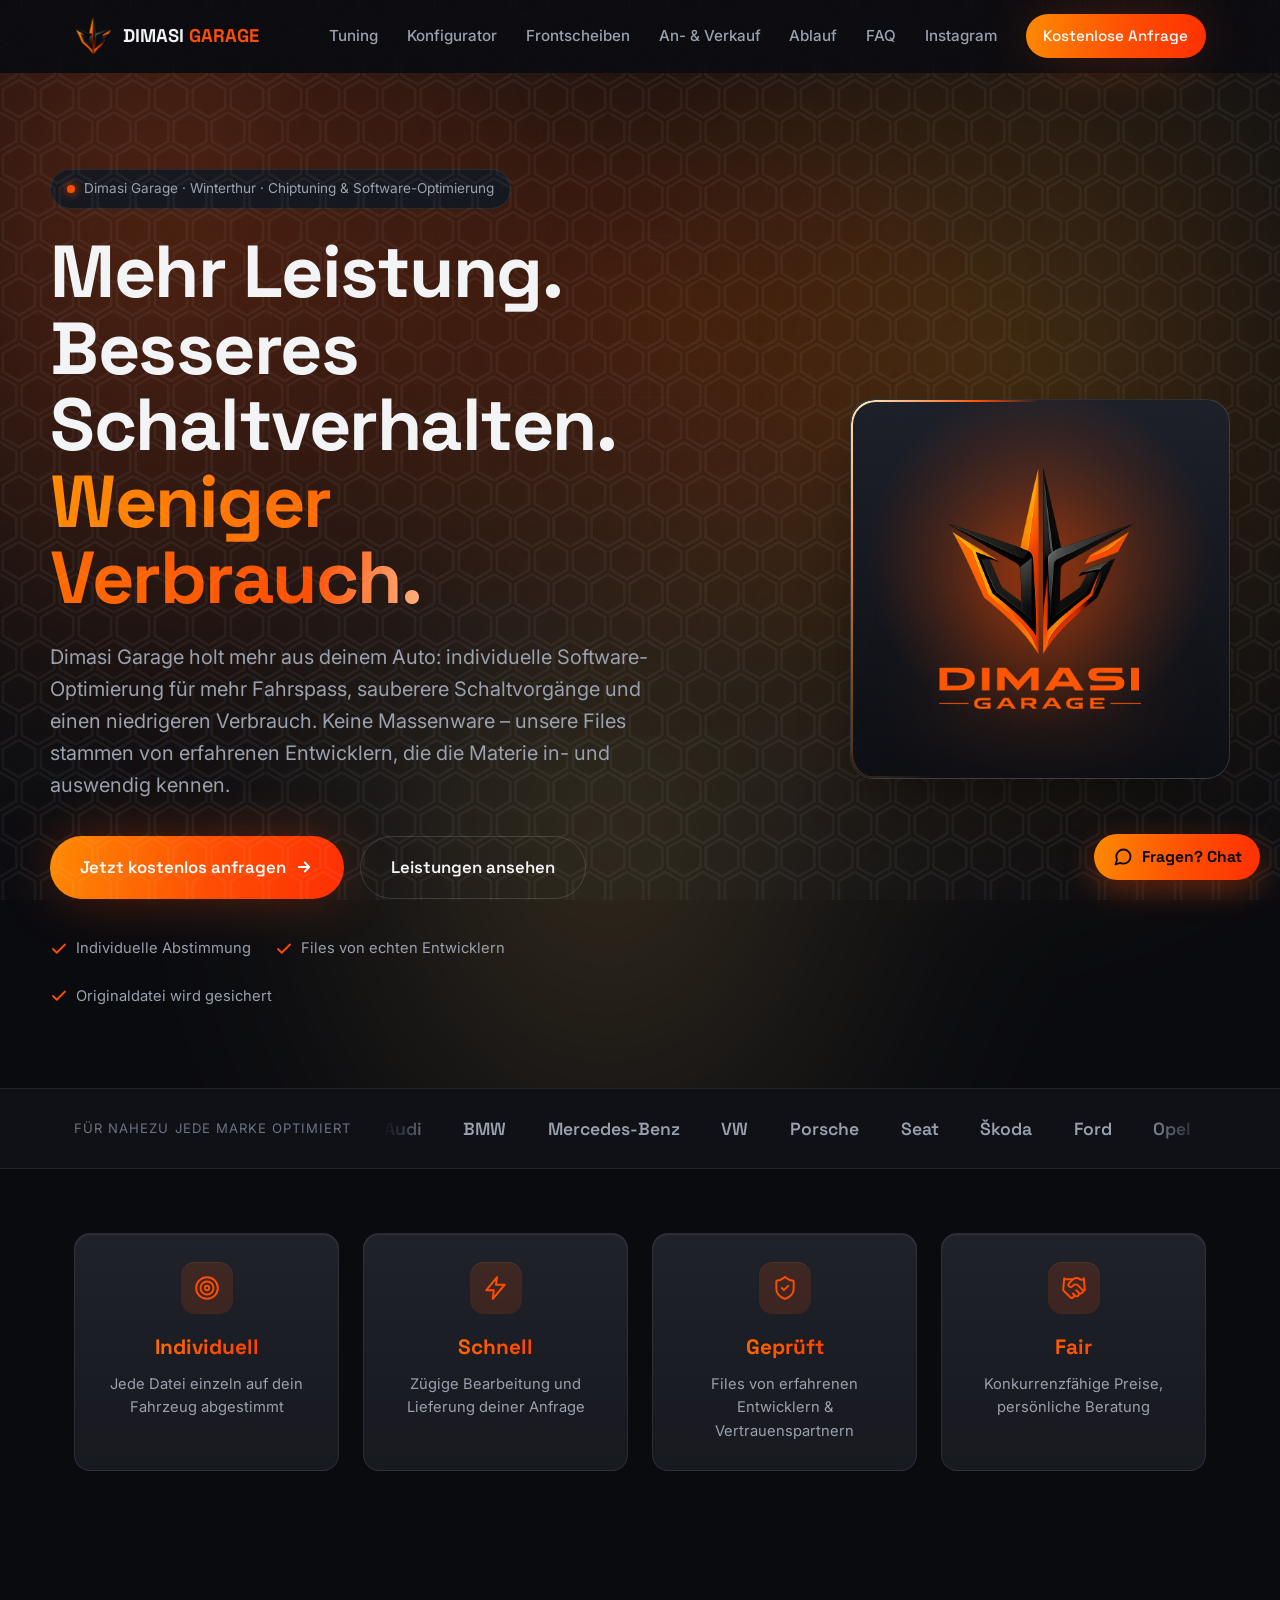
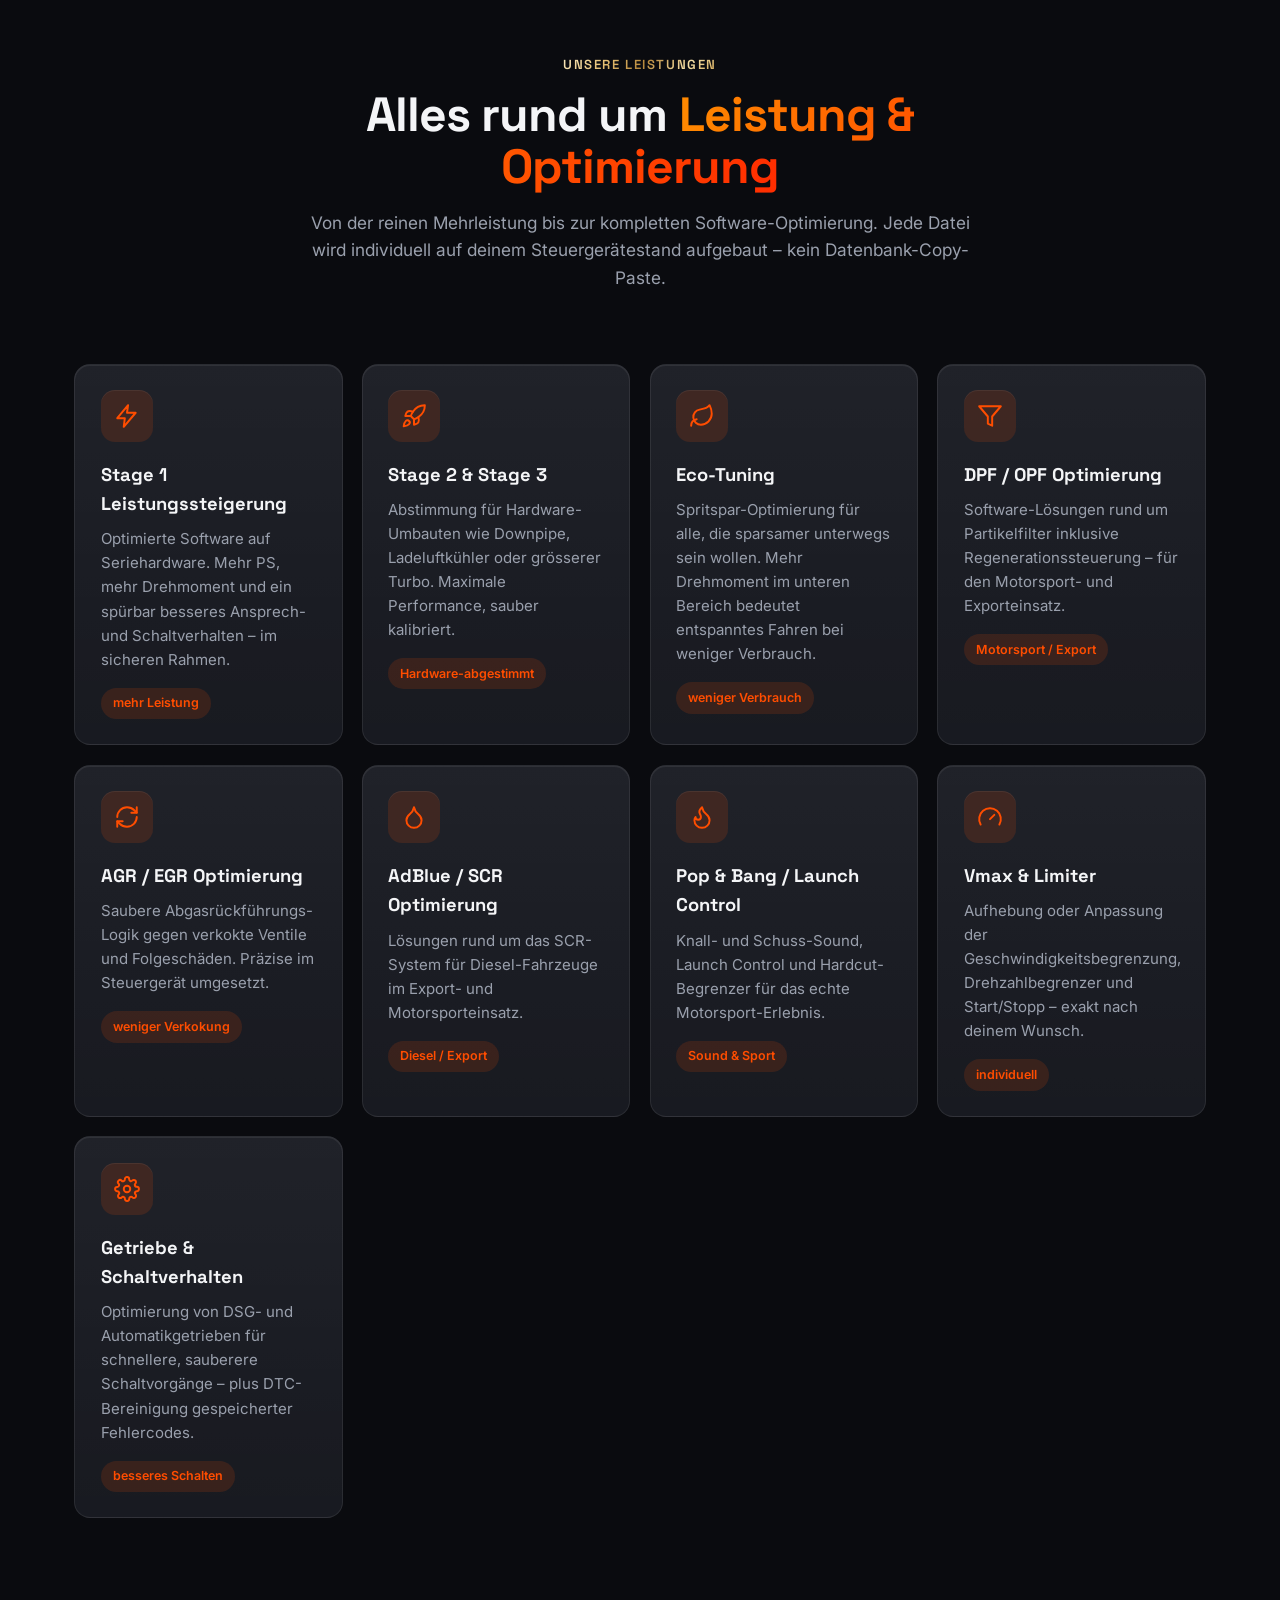
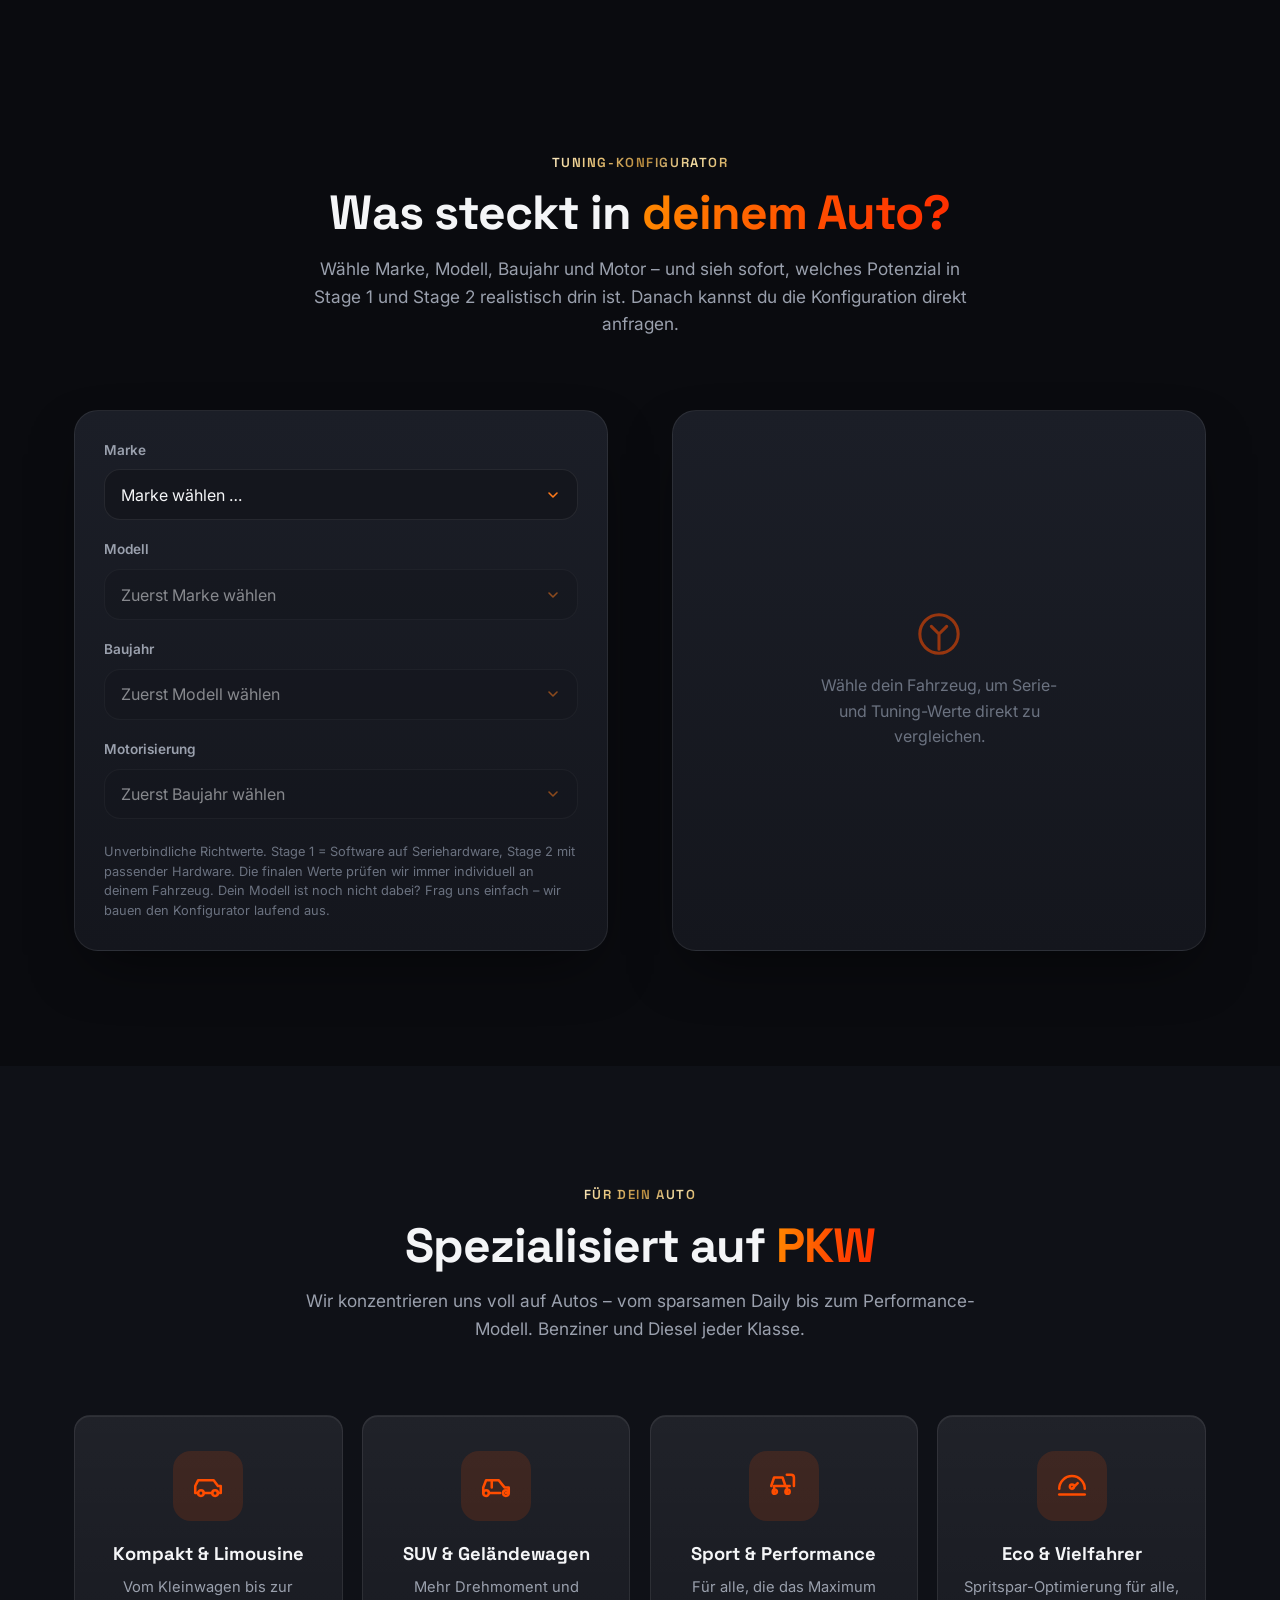
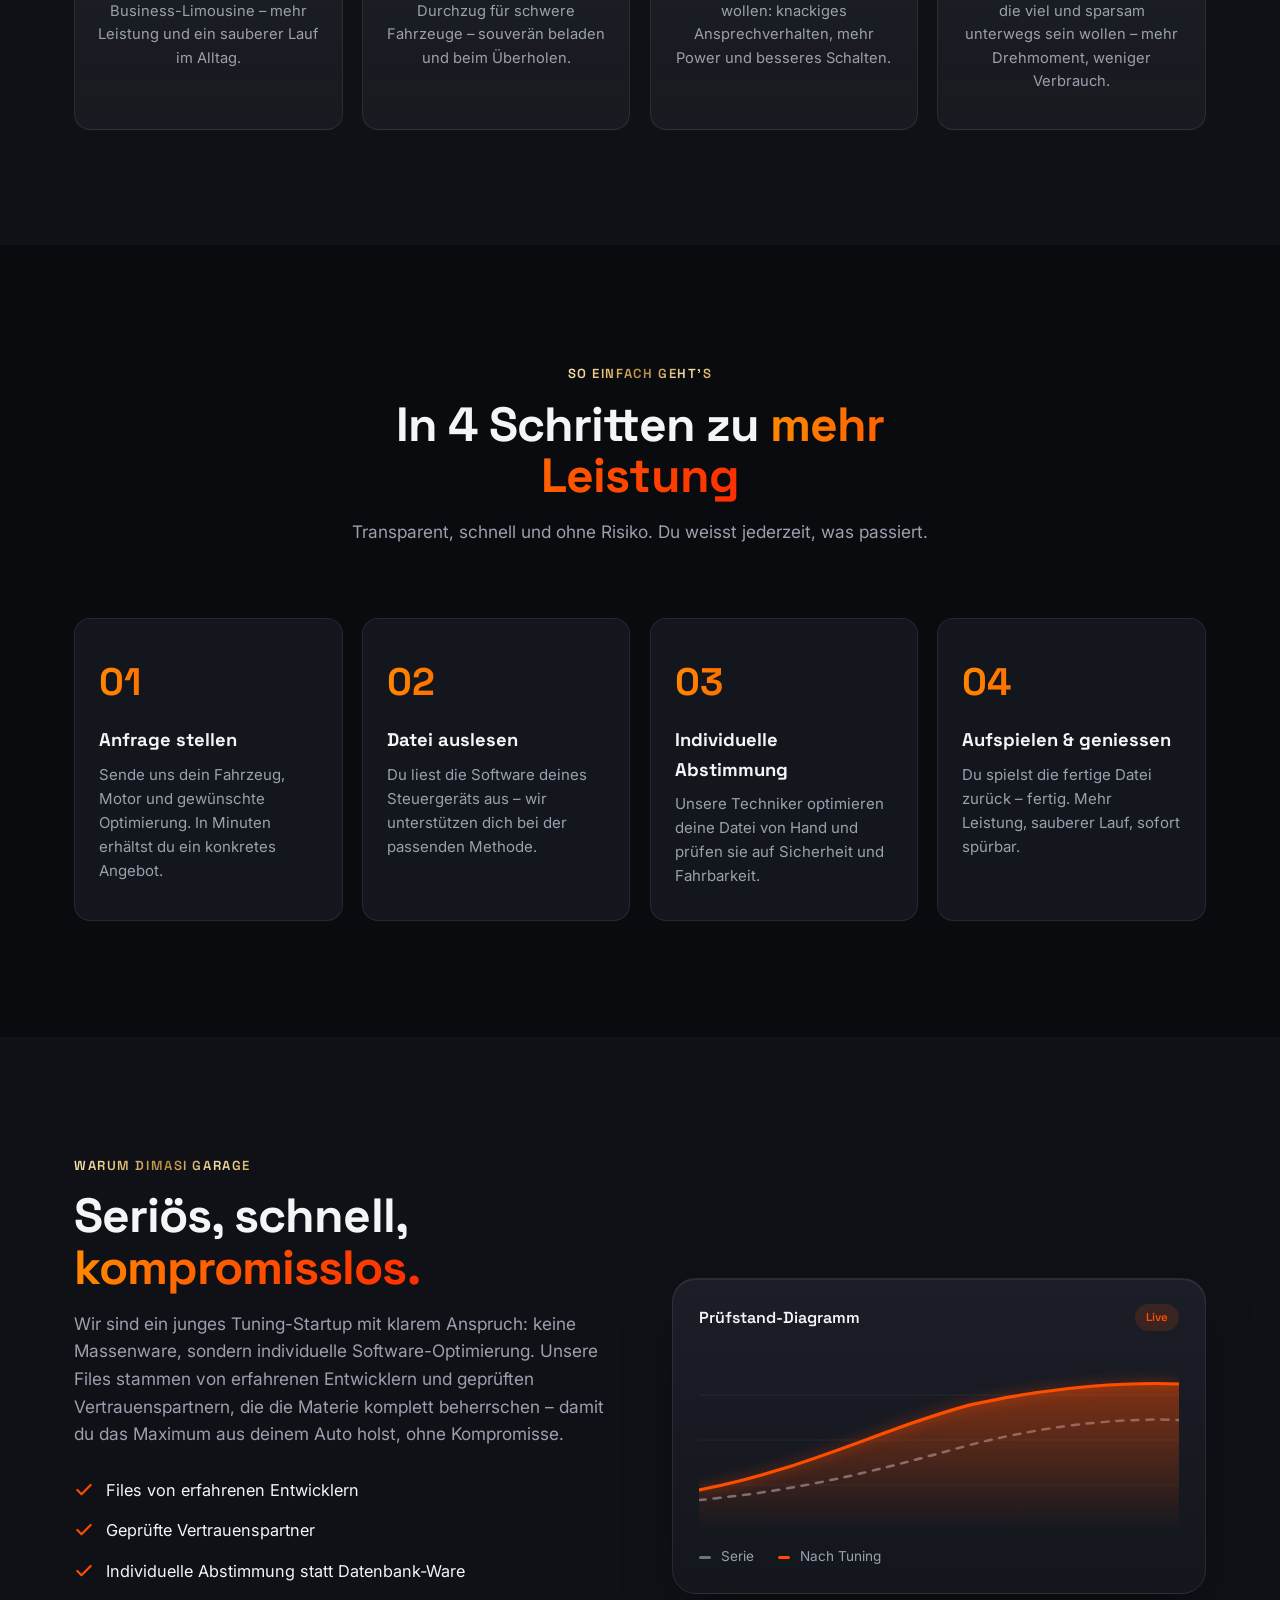
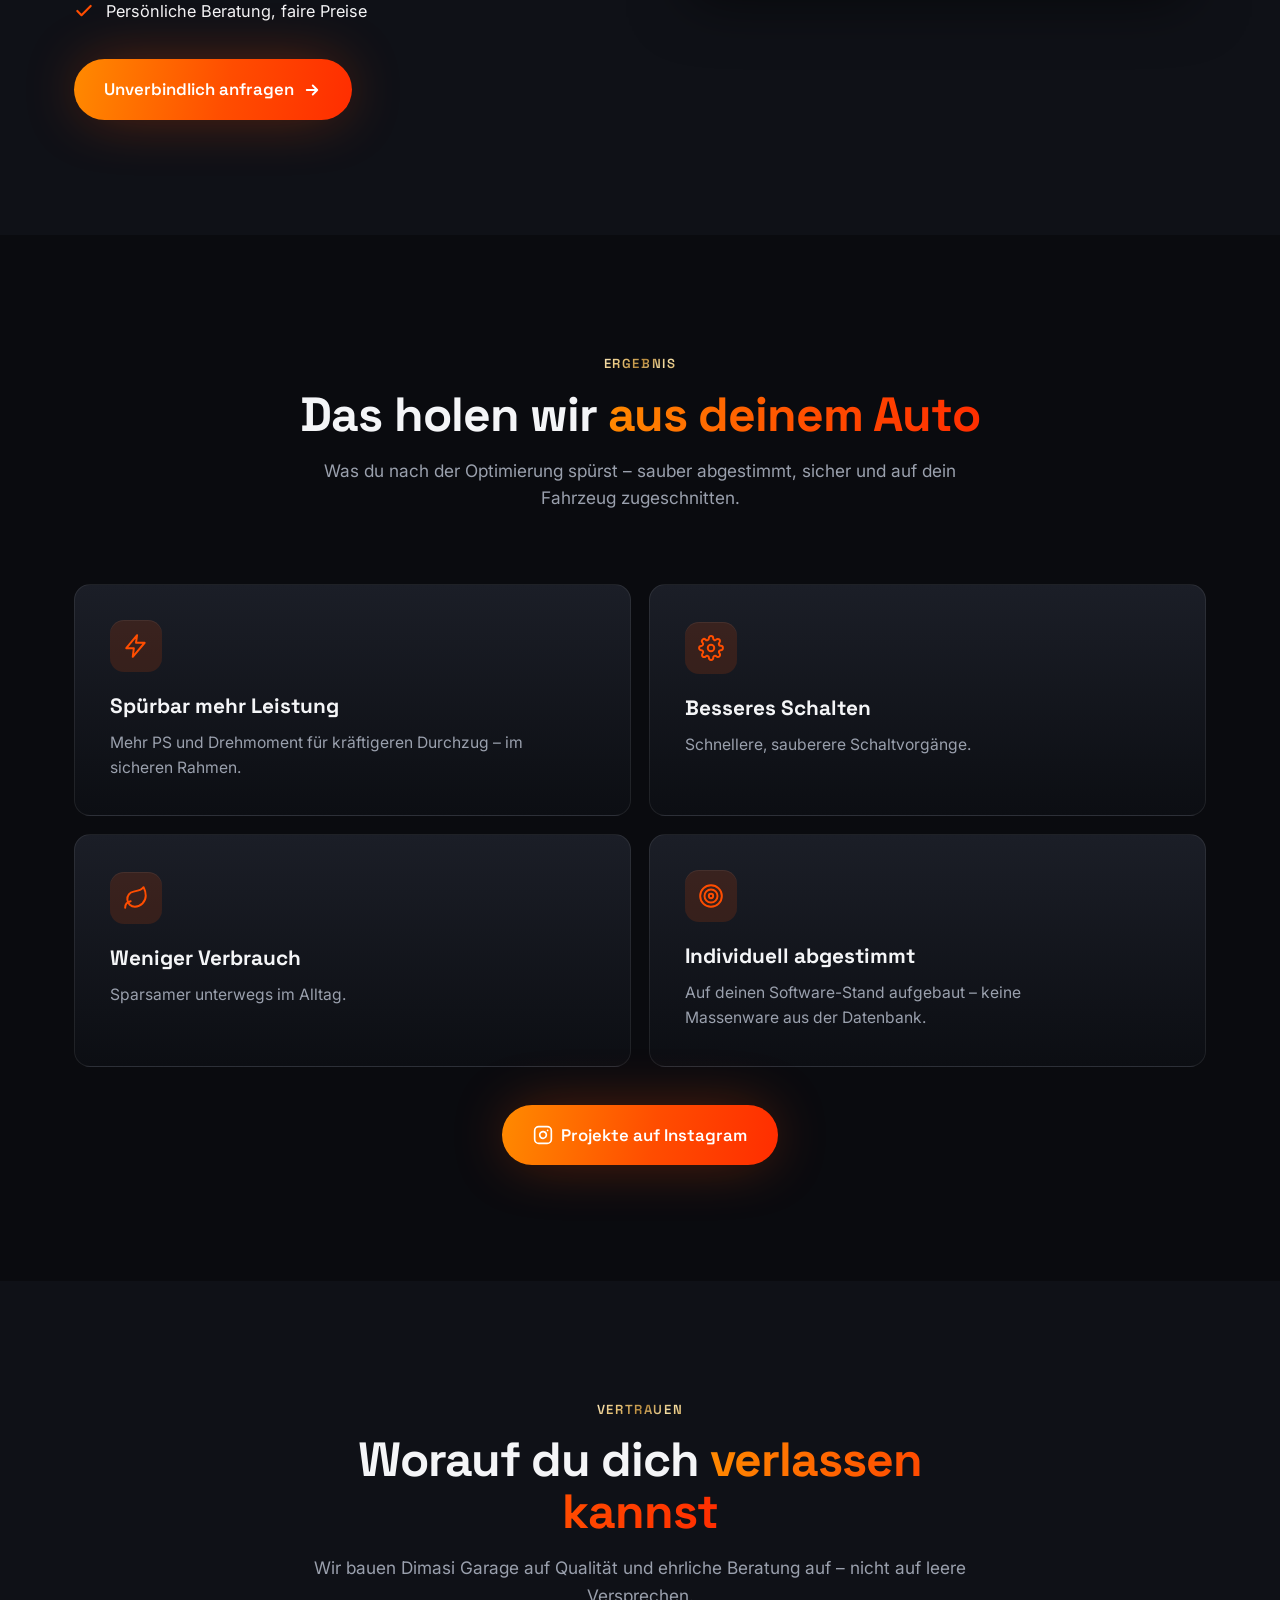
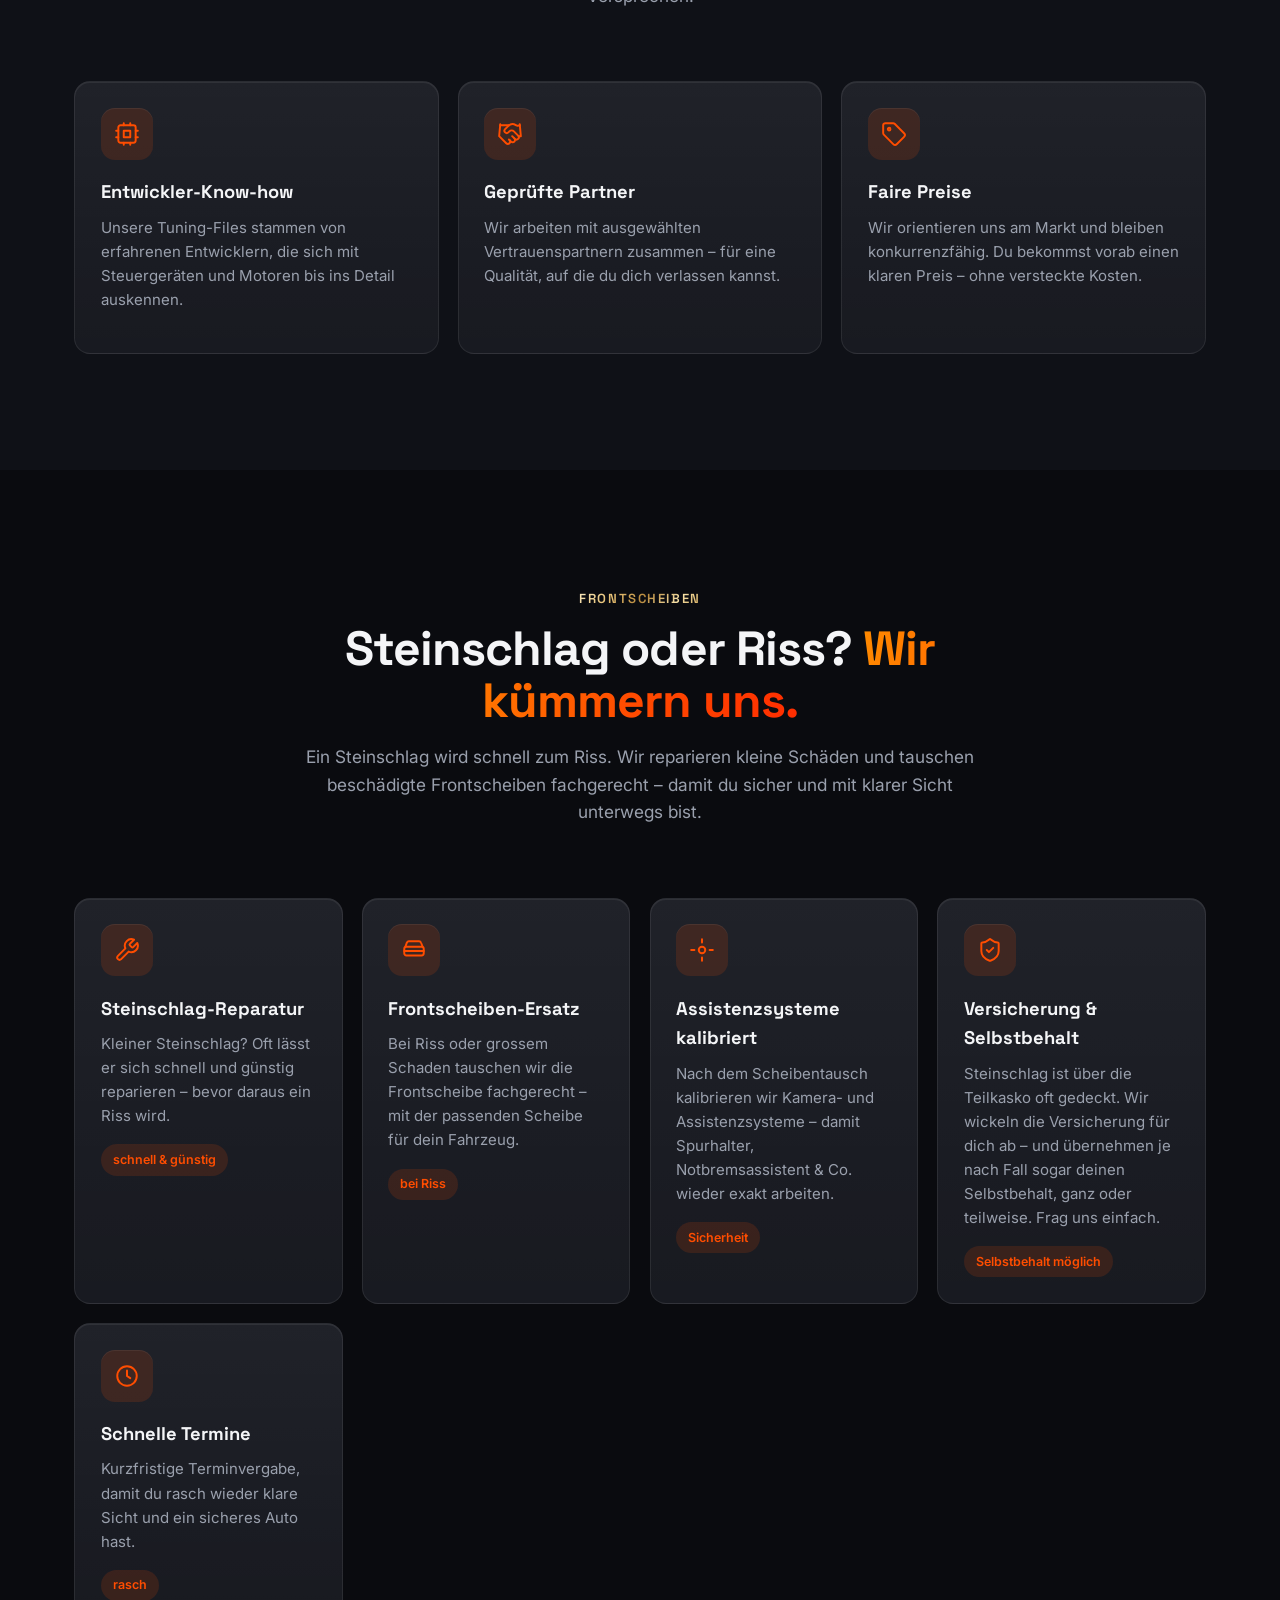
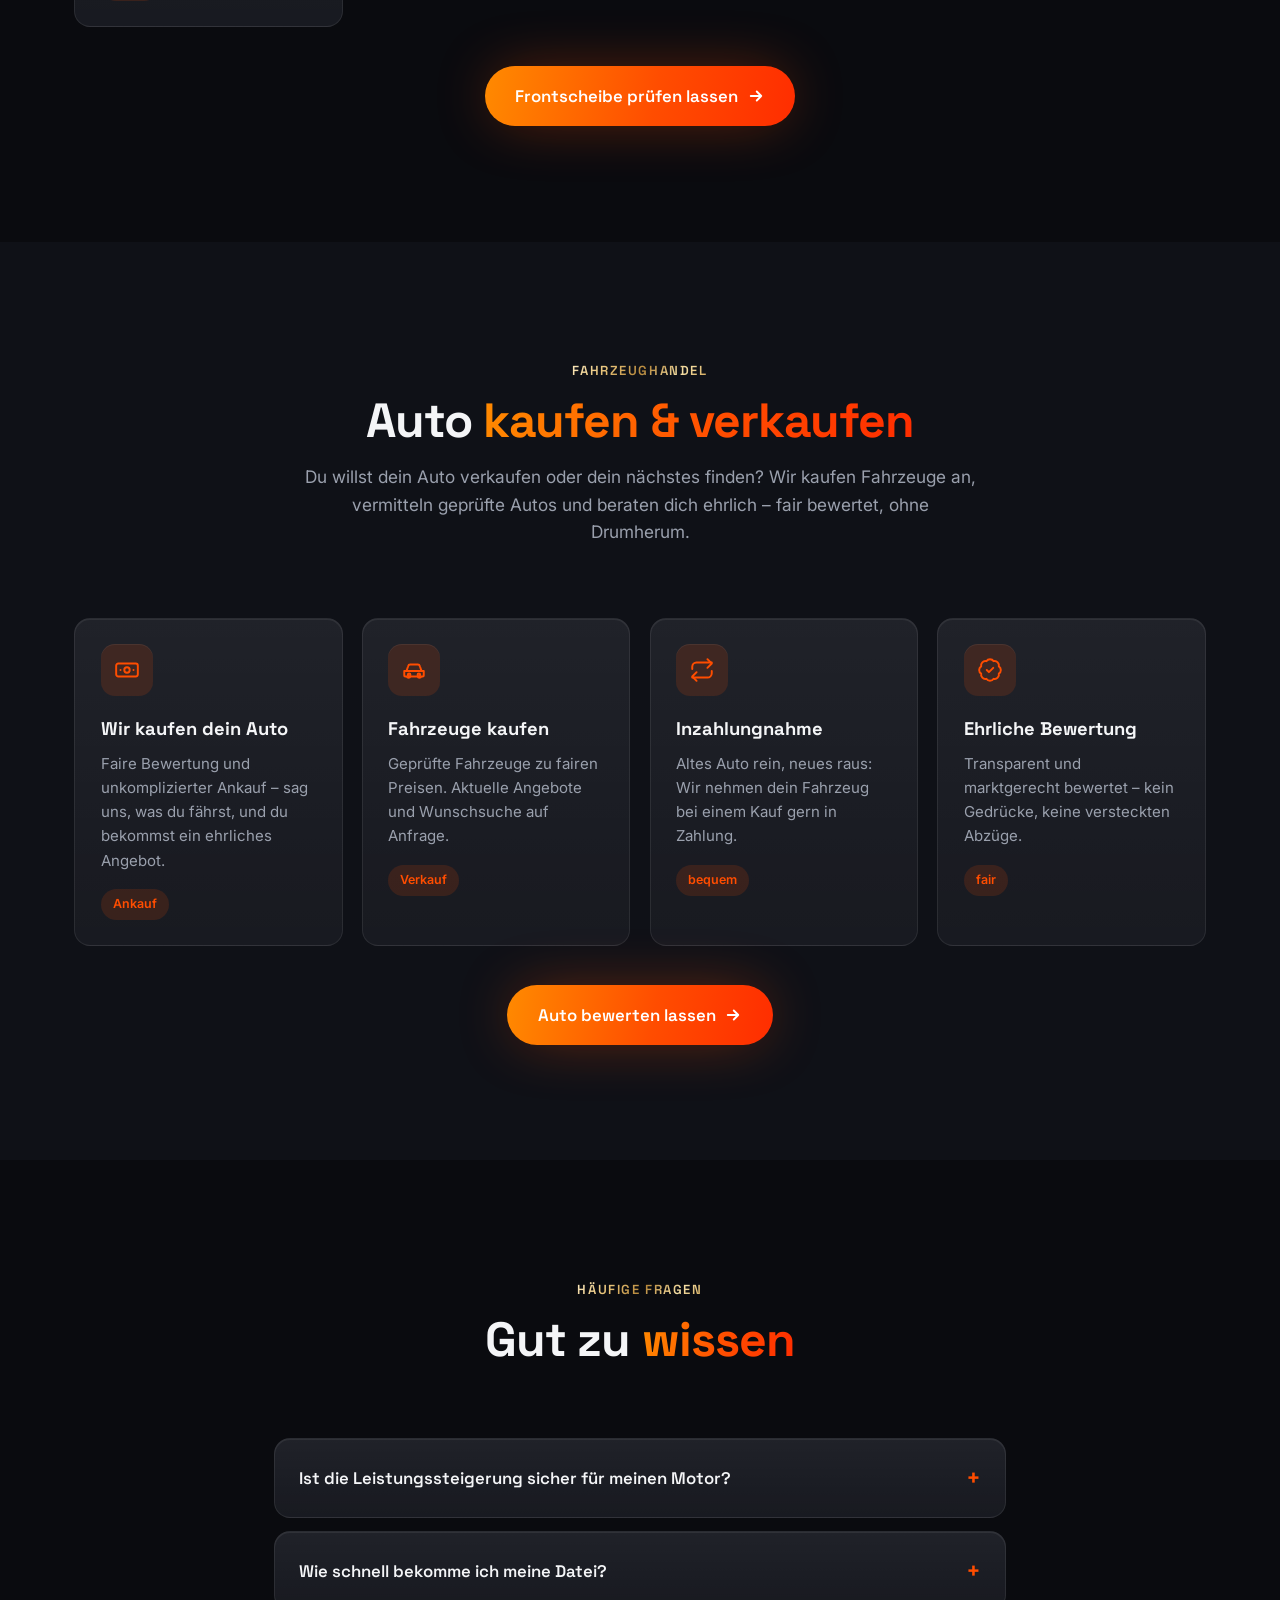
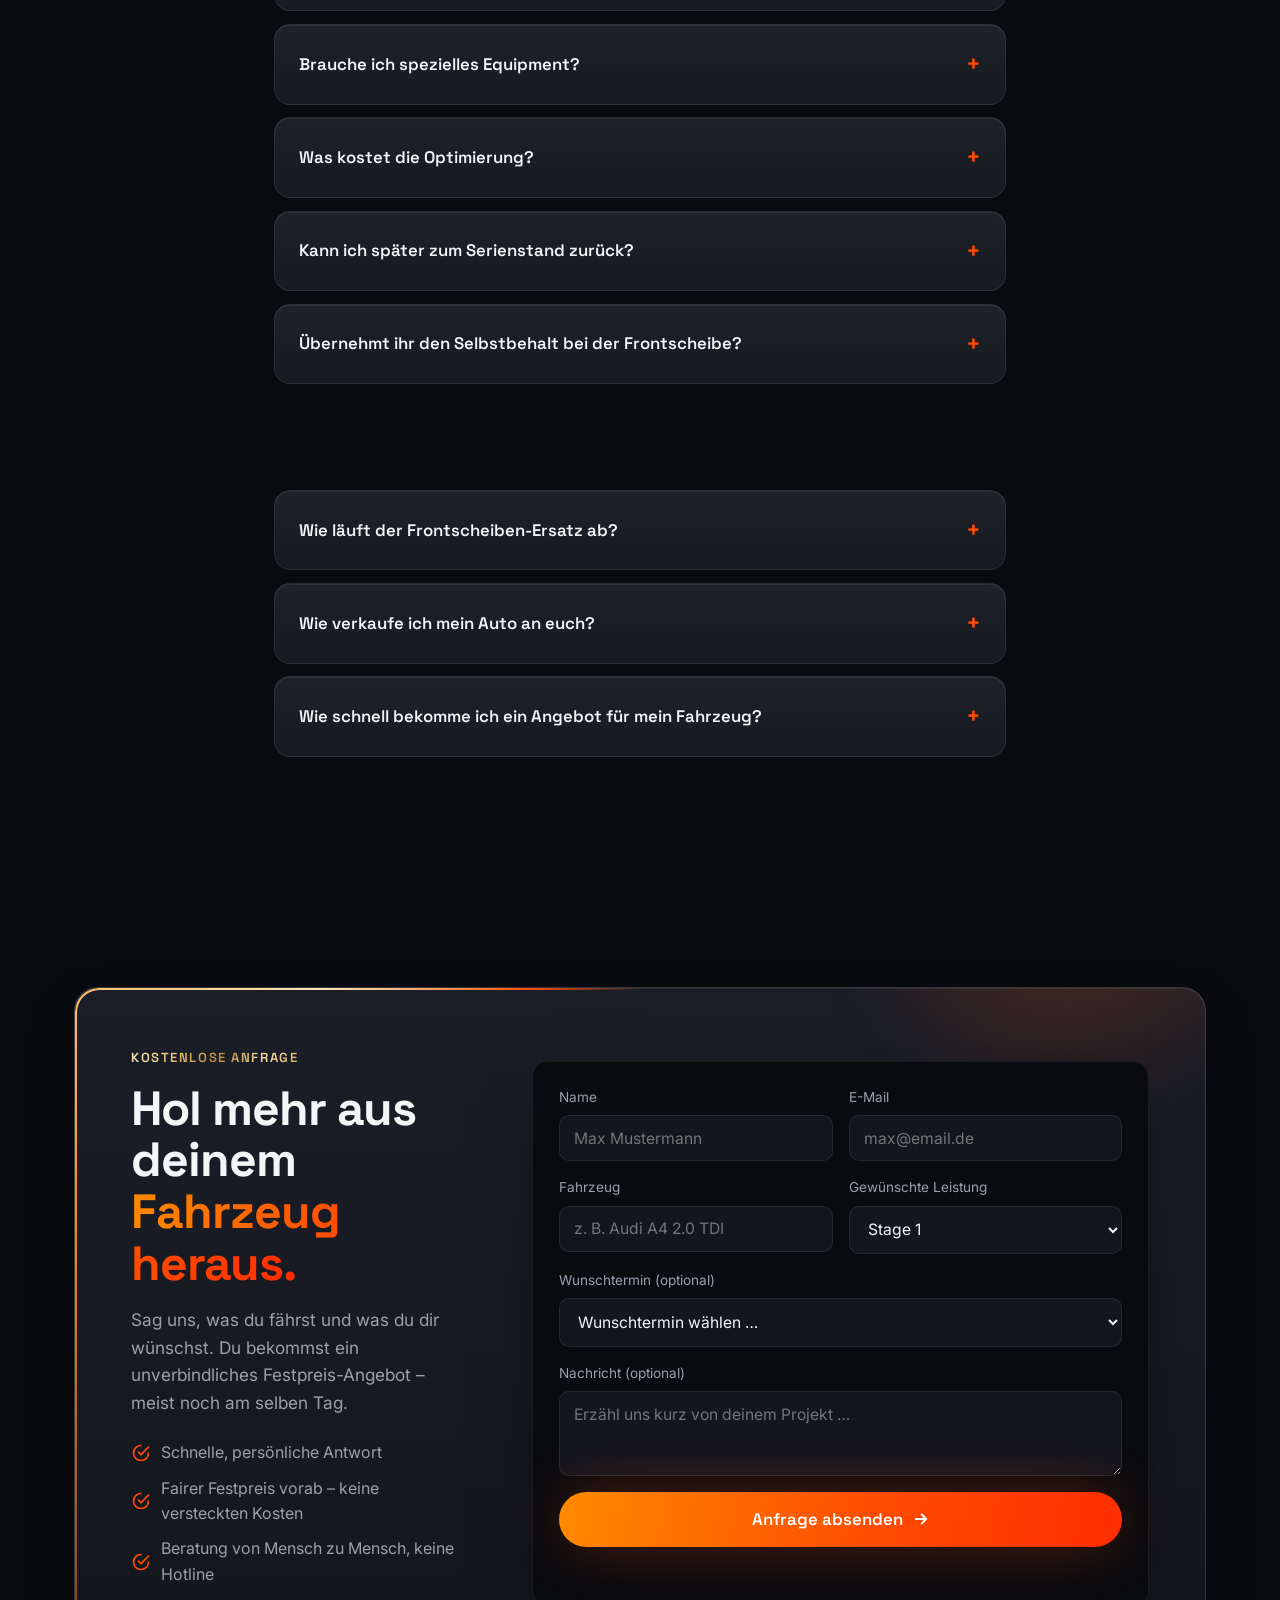
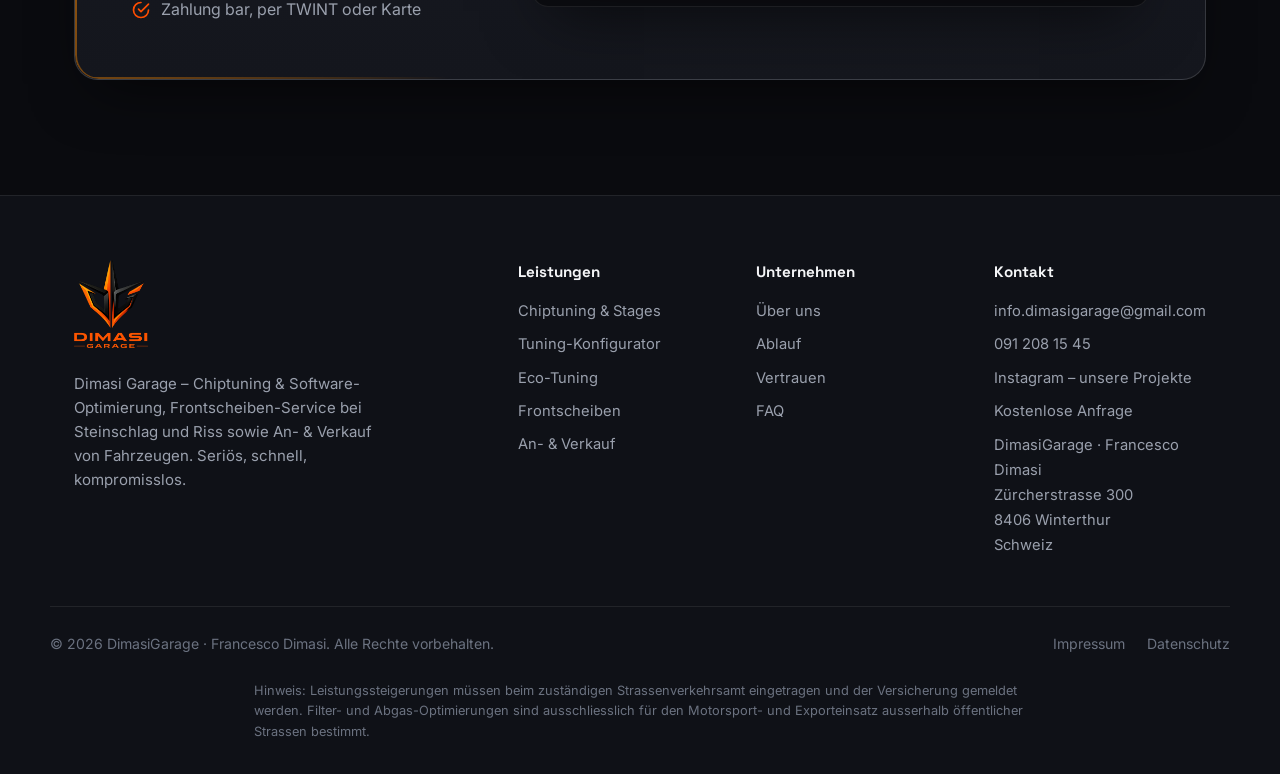
<file: dimasi-garage/index.html>
<!DOCTYPE html>
<html lang="de-CH">
<head>
  <meta charset="UTF-8" />
  <meta name="viewport" content="width=device-width, initial-scale=1.0" />
  <title>Dimasi Garage – Chiptuning, Frontscheiben & Fahrzeughandel in Winterthur</title>
  <meta name="description" content="Dimasi Garage aus Winterthur (Schweiz): Chiptuning & Software-Optimierung, Frontscheiben-Service bei Steinschlag und Riss sowie An- & Verkauf von Fahrzeugen. Seriös, schnell, faire Preise." />
  <meta name="theme-color" content="#0a0b0f" />

  <!-- Open Graph -->
  <meta property="og:title" content="Dimasi Garage – Chiptuning, Frontscheiben & Fahrzeughandel" />
  <meta property="og:description" content="Chiptuning & Software-Optimierung, Frontscheiben bei Steinschlag/Riss und Fahrzeug An- & Verkauf in Winterthur – seriös, schnell, kompromisslos." />
  <meta property="og:type" content="website" />
  <meta property="og:locale" content="de_CH" />
  <meta property="og:image" content="assets/img/logo.png" />

  <link rel="icon" type="image/png" href="assets/img/favicon-dg.png" />
  <link rel="preconnect" href="https://fonts.googleapis.com" />
  <link rel="preconnect" href="https://fonts.gstatic.com" crossorigin />
  <link href="https://fonts.googleapis.com/css2?family=Inter:wght@400;500;600;700&family=Space+Grotesk:wght@500;600;700&display=swap" rel="stylesheet" />
  <link rel="stylesheet" href="css/styles.css" />
  <link rel="stylesheet" href="css/chat.css" />
  <link rel="canonical" href="https://dimasigarage.netlify.app/" />

  <!-- Strukturierte Daten für die lokale Google-Suche -->
  <script type="application/ld+json">
  {
    "@context": "https://schema.org",
    "@type": "AutoRepair",
    "name": "Dimasi Garage",
    "image": "https://dimasigarage.netlify.app/assets/img/logo.png",
    "@id": "https://dimasigarage.netlify.app/",
    "url": "https://dimasigarage.netlify.app/",
    "telephone": "+41912081545",
    "email": "info.dimasigarage@gmail.com",
    "address": {
      "@type": "PostalAddress",
      "streetAddress": "Zürcherstrasse 300",
      "postalCode": "8406",
      "addressLocality": "Winterthur",
      "addressCountry": "CH"
    },
    "areaServed": "Winterthur und Umgebung",
    "knowsLanguage": ["de-CH"],
    "makesOffer": [
      { "@type": "Offer", "itemOffered": { "@type": "Service", "name": "Chiptuning & Software-Optimierung" } },
      { "@type": "Offer", "itemOffered": { "@type": "Service", "name": "Frontscheiben-Reparatur & -Ersatz" } },
      { "@type": "Offer", "itemOffered": { "@type": "Service", "name": "Fahrzeug An- & Verkauf" } }
    ]
  }
  </script>
</head>
<body>
  <!-- ============ Progress bar ============ -->
  <div class="scroll-progress" id="scrollProgress" aria-hidden="true"></div>

  <!-- ============ Interaktiver Hexagon-Hintergrund ============ -->
  <div class="hex-fx" id="hexFx" aria-hidden="true"></div>

  <!-- ============ Navigation ============ -->
  <header class="nav" id="nav">
    <div class="container nav__inner">
      <a href="#top" class="brand" aria-label="Dimasi Garage Startseite">
        <img class="brand__logo" src="assets/img/emblem.png" width="165" height="160" alt="" aria-hidden="true" />
        <span class="brand__text">DIMASI<span class="brand__accent"> GARAGE</span></span>
      </a>

      <nav class="nav__links" id="navLinks" aria-label="Hauptnavigation">
        <a href="#leistungen">Tuning</a>
        <a href="#konfigurator">Konfigurator</a>
        <a href="#frontscheiben">Frontscheiben</a>
        <a href="#fahrzeughandel">An- &amp; Verkauf</a>
        <a href="#ablauf">Ablauf</a>
        <a href="#faq">FAQ</a>
        <a href="https://www.instagram.com/dimasigarage" target="_blank" rel="noopener">Instagram</a>
        <a href="#kontakt" class="btn btn--small btn--primary">Kostenlose Anfrage</a>
      </nav>

      <button class="nav__toggle" id="navToggle" aria-label="Menü öffnen" aria-expanded="false">
        <span></span><span></span><span></span>
      </button>
    </div>
  </header>

  <main id="top">
    <!-- ============ Hero ============ -->
    <section class="hero">
      <div class="hero__aurora" aria-hidden="true"></div>
      <div class="hero__glow" aria-hidden="true"></div>
      <div class="hero__grid-bg" aria-hidden="true"></div>
      <div class="container hero__inner">
        <span class="badge reveal" data-reveal>
          <span class="badge__dot"></span> Dimasi Garage · Winterthur · Chiptuning &amp; Software-Optimierung
        </span>
        <h1 class="hero__title reveal" data-reveal>
          Mehr Leistung.<br />
          Besseres Schaltverhalten.<br />
          <span class="text-gradient shimmer">Weniger Verbrauch.</span>
        </h1>
        <p class="hero__sub reveal" data-reveal>
          Dimasi Garage holt mehr aus deinem Auto: individuelle Software-Optimierung
          für mehr Fahrspass, sauberere Schaltvorgänge und einen niedrigeren Verbrauch.
          Keine Massenware – unsere Files stammen von erfahrenen Entwicklern, die die
          Materie in- und auswendig kennen.
        </p>
        <div class="hero__cta reveal" data-reveal>
          <a href="#kontakt" class="btn btn--primary btn--large">
            Jetzt kostenlos anfragen
            <svg viewBox="0 0 24 24" width="18" height="18" fill="none" stroke="currentColor" stroke-width="2.5" stroke-linecap="round" stroke-linejoin="round"><path d="M5 12h14M13 6l6 6-6 6"/></svg>
          </a>
          <a href="#leistungen" class="btn btn--ghost btn--large">Leistungen ansehen</a>
        </div>

        <ul class="hero__trust reveal" data-reveal>
          <li><svg viewBox="0 0 24 24" width="18" height="18" fill="none" stroke="currentColor" stroke-width="2.4" stroke-linecap="round" stroke-linejoin="round"><path d="M20 6 9 17l-5-5"/></svg> Individuelle Abstimmung</li>
          <li><svg viewBox="0 0 24 24" width="18" height="18" fill="none" stroke="currentColor" stroke-width="2.4" stroke-linecap="round" stroke-linejoin="round"><path d="M20 6 9 17l-5-5"/></svg> Files von echten Entwicklern</li>
          <li><svg viewBox="0 0 24 24" width="18" height="18" fill="none" stroke="currentColor" stroke-width="2.4" stroke-linecap="round" stroke-linejoin="round"><path d="M20 6 9 17l-5-5"/></svg> Originaldatei wird gesichert</li>
        </ul>
      </div>

      <!-- Hero visual -->
      <div class="hero__card reveal" data-reveal>
        <div class="hero__visual beam">
          <span class="hero__visual-streaks" aria-hidden="true"></span>
          <span class="hero__visual-glow" aria-hidden="true"></span>
          <img class="hero__visual-logo" src="assets/img/logo.png" width="568" height="680" alt="Dimasi Garage" />
        </div>
      </div>
    </section>

    <!-- ============ Logos / trust strip ============ -->
    <section class="strip" aria-label="Unterstützte Marken">
      <div class="container strip__inner">
        <span class="strip__label">Für nahezu jede Marke optimiert</span>
        <div class="strip__marquee">
          <div class="strip__track">
            <span>Audi</span><span>BMW</span><span>Mercedes-Benz</span><span>VW</span><span>Porsche</span><span>Seat</span><span>Škoda</span><span>Ford</span><span>Opel</span><span>Renault</span><span>Peugeot</span><span>Volvo</span><span>Toyota</span><span>Hyundai</span><span>Mazda</span>
            <span>Audi</span><span>BMW</span><span>Mercedes-Benz</span><span>VW</span><span>Porsche</span><span>Seat</span><span>Škoda</span><span>Ford</span><span>Opel</span><span>Renault</span><span>Peugeot</span><span>Volvo</span><span>Toyota</span><span>Hyundai</span><span>Mazda</span>
          </div>
        </div>
      </div>
    </section>

    <!-- ============ Werte ============ -->
    <section class="stats">
      <div class="container stats__grid">
        <div class="stat reveal" data-reveal>
          <div class="stat__icon" aria-hidden="true"><svg viewBox="0 0 24 24" fill="none" stroke="currentColor" stroke-width="1.8" stroke-linecap="round" stroke-linejoin="round"><circle cx="12" cy="12" r="10"/><circle cx="12" cy="12" r="6"/><circle cx="12" cy="12" r="2"/></svg></div>
          <div class="stat__title">Individuell</div>
          <div class="stat__label">Jede Datei einzeln auf dein Fahrzeug abgestimmt</div>
        </div>
        <div class="stat reveal" data-reveal>
          <div class="stat__icon" aria-hidden="true"><svg viewBox="0 0 24 24" fill="none" stroke="currentColor" stroke-width="1.8" stroke-linecap="round" stroke-linejoin="round"><path d="M13 2 3 14h7l-1 8 11-13h-8l1-7z"/></svg></div>
          <div class="stat__title">Schnell</div>
          <div class="stat__label">Zügige Bearbeitung und Lieferung deiner Anfrage</div>
        </div>
        <div class="stat reveal" data-reveal>
          <div class="stat__icon" aria-hidden="true"><svg viewBox="0 0 24 24" fill="none" stroke="currentColor" stroke-width="1.8" stroke-linecap="round" stroke-linejoin="round"><path d="M20 13c0 5-3.5 7.5-7.66 8.95a1 1 0 0 1-.67-.01C7.5 20.5 4 18 4 13V6a1 1 0 0 1 1-1c2 0 4.5-1.2 6.24-2.72a1.17 1.17 0 0 1 1.52 0C14.51 3.81 17 5 19 5a1 1 0 0 1 1 1z"/><path d="m9 12 2 2 4-4"/></svg></div>
          <div class="stat__title">Geprüft</div>
          <div class="stat__label">Files von erfahrenen Entwicklern &amp; Vertrauenspartnern</div>
        </div>
        <div class="stat reveal" data-reveal>
          <div class="stat__icon" aria-hidden="true"><svg viewBox="0 0 24 24" fill="none" stroke="currentColor" stroke-width="1.8" stroke-linecap="round" stroke-linejoin="round"><path d="m11 17 2 2a1 1 0 1 0 3-3"/><path d="m14 14 2.5 2.5a1 1 0 1 0 3-3l-3.88-3.88a3 3 0 0 0-4.24 0l-.88.88a1 1 0 1 1-3-3l2.81-2.81a5.79 5.79 0 0 1 7.06-.87l.47.28a2 2 0 0 0 1.42.25L21 4"/><path d="m21 3 1 11h-2"/><path d="M3 3 2 14l6.5 6.5a1 1 0 1 0 3-3"/><path d="M3 4h8"/></svg></div>
          <div class="stat__title">Fair</div>
          <div class="stat__label">Konkurrenzfähige Preise, persönliche Beratung</div>
        </div>
      </div>
    </section>

    <!-- ============ Leistungen / Services ============ -->
    <section class="section" id="leistungen">
      <div class="container">
        <div class="section__head reveal" data-reveal>
          <span class="eyebrow">Unsere Leistungen</span>
          <h2 class="section__title">Alles rund um <span class="text-gradient">Leistung & Optimierung</span></h2>
          <p class="section__lead">
            Von der reinen Mehrleistung bis zur kompletten Software-Optimierung. Jede Datei
            wird individuell auf deinem Steuergerätestand aufgebaut – kein Datenbank-Copy-Paste.
          </p>
        </div>

        <div class="cards">
          <article class="card reveal" data-reveal>
            <div class="card__icon"><svg viewBox="0 0 24 24" fill="none" stroke="currentColor" stroke-width="1.8" stroke-linecap="round" stroke-linejoin="round"><path d="M13 2 3 14h7l-1 8 11-13h-8l1-7z"/></svg></div>
            <h3>Stage 1 Leistungssteigerung</h3>
            <p>Optimierte Software auf Seriehardware. Mehr PS, mehr Drehmoment und ein spürbar besseres Ansprech- und Schaltverhalten – im sicheren Rahmen.</p>
            <span class="card__tag">mehr Leistung</span>
          </article>

          <article class="card reveal" data-reveal>
            <div class="card__icon"><svg viewBox="0 0 24 24" fill="none" stroke="currentColor" stroke-width="1.8" stroke-linecap="round" stroke-linejoin="round"><path d="M4.5 16.5c-1.5 1.26-2 5-2 5s3.74-.5 5-2c.79-.79.78-2.06-.02-2.86a2.02 2.02 0 0 0-2.98-.14z"/><path d="M12 15l-3-3a22 22 0 0 1 2-3.95A12.88 12.88 0 0 1 22 2c0 2.72-.78 7.5-6 11a22.35 22.35 0 0 1-4 2z"/><path d="M9 12H4s.55-3.03 2-4c1.62-1.08 5 0 5 0"/><path d="M12 15v5s3.03-.55 4-2c1.08-1.62 0-5 0-5"/></svg></div>
            <h3>Stage 2 & Stage 3</h3>
            <p>Abstimmung für Hardware-Umbauten wie Downpipe, Ladeluftkühler oder grösserer Turbo. Maximale Performance, sauber kalibriert.</p>
            <span class="card__tag">Hardware-abgestimmt</span>
          </article>

          <article class="card reveal" data-reveal>
            <div class="card__icon"><svg viewBox="0 0 24 24" fill="none" stroke="currentColor" stroke-width="1.8" stroke-linecap="round" stroke-linejoin="round"><path d="M11 20A7 7 0 0 1 9.8 6.1C15.5 5 17 4.48 19 2c1 2 2 4.18 2 8 0 5.5-4.78 10-10 10Z"/><path d="M2 21c0-3 1.85-5.36 5.08-6"/></svg></div>
            <h3>Eco-Tuning</h3>
            <p>Spritspar-Optimierung für alle, die sparsamer unterwegs sein wollen. Mehr Drehmoment im unteren Bereich bedeutet entspanntes Fahren bei weniger Verbrauch.</p>
            <span class="card__tag">weniger Verbrauch</span>
          </article>

          <article class="card reveal" data-reveal>
            <div class="card__icon"><svg viewBox="0 0 24 24" fill="none" stroke="currentColor" stroke-width="1.8" stroke-linecap="round" stroke-linejoin="round"><path d="M22 3H2l8 9.46V19l4 2v-8.54z"/></svg></div>
            <h3>DPF / OPF Optimierung</h3>
            <p>Software-Lösungen rund um Partikelfilter inklusive Regenerationssteuerung – für den Motorsport- und Exporteinsatz.</p>
            <span class="card__tag">Motorsport / Export</span>
          </article>

          <article class="card reveal" data-reveal>
            <div class="card__icon"><svg viewBox="0 0 24 24" fill="none" stroke="currentColor" stroke-width="1.8" stroke-linecap="round" stroke-linejoin="round"><path d="M3 12a9 9 0 0 1 9-9 9.75 9.75 0 0 1 6.74 2.74L21 8"/><path d="M21 3v5h-5"/><path d="M21 12a9 9 0 0 1-9 9 9.75 9.75 0 0 1-6.74-2.74L3 16"/><path d="M8 16H3v5"/></svg></div>
            <h3>AGR / EGR Optimierung</h3>
            <p>Saubere Abgasrückführungs-Logik gegen verkokte Ventile und Folgeschäden. Präzise im Steuergerät umgesetzt.</p>
            <span class="card__tag">weniger Verkokung</span>
          </article>

          <article class="card reveal" data-reveal>
            <div class="card__icon"><svg viewBox="0 0 24 24" fill="none" stroke="currentColor" stroke-width="1.8" stroke-linecap="round" stroke-linejoin="round"><path d="M12 22a7 7 0 0 0 7-7c0-2-1-3.9-3-5.5s-3.5-4-4-6.5c-.5 2.5-2 4.9-4 6.5C6 11.1 5 13 5 15a7 7 0 0 0 7 7z"/></svg></div>
            <h3>AdBlue / SCR Optimierung</h3>
            <p>Lösungen rund um das SCR-System für Diesel-Fahrzeuge im Export- und Motorsporteinsatz.</p>
            <span class="card__tag">Diesel / Export</span>
          </article>

          <article class="card reveal" data-reveal>
            <div class="card__icon"><svg viewBox="0 0 24 24" fill="none" stroke="currentColor" stroke-width="1.8" stroke-linecap="round" stroke-linejoin="round"><path d="M8.5 14.5A2.5 2.5 0 0 0 11 12c0-1.38-.5-2-1-3-1.07-2.14-.22-4.05 2-6 .5 2.5 2 4.9 4 6.5 2 1.6 3 3.5 3 5.5a7 7 0 1 1-14 0c0-1.15.43-2.29 1-3a2.5 2.5 0 0 0 2.5 2.5z"/></svg></div>
            <h3>Pop &amp; Bang / Launch Control</h3>
            <p>Knall- und Schuss-Sound, Launch Control und Hardcut-Begrenzer für das echte Motorsport-Erlebnis.</p>
            <span class="card__tag">Sound &amp; Sport</span>
          </article>

          <article class="card reveal" data-reveal>
            <div class="card__icon"><svg viewBox="0 0 24 24" fill="none" stroke="currentColor" stroke-width="1.8" stroke-linecap="round" stroke-linejoin="round"><path d="M3.34 19a10 10 0 1 1 17.32 0"/><path d="m12 14 4-4"/></svg></div>
            <h3>Vmax &amp; Limiter</h3>
            <p>Aufhebung oder Anpassung der Geschwindigkeitsbegrenzung, Drehzahlbegrenzer und Start/Stopp – exakt nach deinem Wunsch.</p>
            <span class="card__tag">individuell</span>
          </article>

          <article class="card reveal" data-reveal>
            <div class="card__icon"><svg viewBox="0 0 24 24" fill="none" stroke="currentColor" stroke-width="1.8" stroke-linecap="round" stroke-linejoin="round"><circle cx="12" cy="12" r="3"/><path d="M19.4 15a1.65 1.65 0 0 0 .33 1.82l.06.06a2 2 0 1 1-2.83 2.83l-.06-.06a1.65 1.65 0 0 0-1.82-.33 1.65 1.65 0 0 0-1 1.51V21a2 2 0 0 1-4 0v-.09A1.65 1.65 0 0 0 9 19.4a1.65 1.65 0 0 0-1.82.33l-.06.06a2 2 0 1 1-2.83-2.83l.06-.06a1.65 1.65 0 0 0 .33-1.82 1.65 1.65 0 0 0-1.51-1H3a2 2 0 0 1 0-4h.09A1.65 1.65 0 0 0 4.6 9a1.65 1.65 0 0 0-.33-1.82l-.06-.06a2 2 0 1 1 2.83-2.83l.06.06a1.65 1.65 0 0 0 1.82.33H9a1.65 1.65 0 0 0 1-1.51V3a2 2 0 0 1 4 0v.09a1.65 1.65 0 0 0 1 1.51 1.65 1.65 0 0 0 1.82-.33l.06-.06a2 2 0 1 1 2.83 2.83l-.06.06a1.65 1.65 0 0 0-.33 1.82V9a1.65 1.65 0 0 0 1.51 1H21a2 2 0 0 1 0 4h-.09a1.65 1.65 0 0 0-1.51 1z"/></svg></div>
            <h3>Getriebe &amp; Schaltverhalten</h3>
            <p>Optimierung von DSG- und Automatikgetrieben für schnellere, sauberere Schaltvorgänge – plus DTC-Bereinigung gespeicherter Fehlercodes.</p>
            <span class="card__tag">besseres Schalten</span>
          </article>
        </div>
      </div>
    </section>

    <!-- ============ Tuning-Konfigurator ============ -->
    <section class="section" id="konfigurator">
      <div class="container">
        <div class="section__head reveal" data-reveal>
          <span class="eyebrow">Tuning-Konfigurator</span>
          <h2 class="section__title">Was steckt in <span class="text-gradient">deinem Auto?</span></h2>
          <p class="section__lead">Wähle Marke, Modell, Baujahr und Motor – und sieh sofort, welches Potenzial in
            Stage 1 und Stage 2 realistisch drin ist. Danach kannst du die Konfiguration direkt anfragen.</p>
        </div>

        <div class="konfig reveal" data-reveal>
          <div class="konfig__form">
            <label class="konfig__field">
              <span>Marke</span>
              <select id="kMarke" aria-label="Marke wählen"><option value="">Marke wählen …</option></select>
            </label>
            <label class="konfig__field">
              <span>Modell</span>
              <select id="kModell" aria-label="Modell wählen" disabled><option value="">Zuerst Marke wählen</option></select>
            </label>
            <label class="konfig__field">
              <span>Baujahr</span>
              <select id="kBaujahr" aria-label="Baujahr wählen" disabled><option value="">Zuerst Modell wählen</option></select>
            </label>
            <label class="konfig__field">
              <span>Motorisierung</span>
              <select id="kMotor" aria-label="Motorisierung wählen" disabled><option value="">Zuerst Baujahr wählen</option></select>
            </label>
            <p class="konfig__hint">Unverbindliche Richtwerte. Stage 1 = Software auf Seriehardware, Stage 2 mit
              passender Hardware. Die finalen Werte prüfen wir immer individuell an deinem Fahrzeug.
              Dein Modell ist noch nicht dabei? Frag uns einfach – wir bauen den Konfigurator laufend aus.</p>
          </div>

          <div class="konfig__result">
            <div class="konfig__empty" id="kEmpty">
              <svg viewBox="0 0 24 24" width="46" height="46" fill="none" stroke="currentColor" stroke-width="1.6" stroke-linecap="round" stroke-linejoin="round"><path d="M12 20v-8M12 12 8 8m4 4 4-4"/><circle cx="12" cy="12" r="10"/></svg>
              <p>Wähle dein Fahrzeug, um Serie- und Tuning-Werte direkt zu vergleichen.</p>
            </div>
            <div class="konfig__panel" id="kPanel" aria-live="polite" hidden></div>
          </div>
        </div>
      </div>
    </section>

    <!-- ============ Fahrzeuge ============ -->
    <section class="section section--alt" id="fahrzeuge">
      <div class="container">
        <div class="section__head reveal" data-reveal>
          <span class="eyebrow">Für dein Auto</span>
          <h2 class="section__title">Spezialisiert auf <span class="text-gradient">PKW</span></h2>
          <p class="section__lead">Wir konzentrieren uns voll auf Autos – vom sparsamen Daily bis zum Performance-Modell. Benziner und Diesel jeder Klasse.</p>
        </div>

        <div class="vehicles">
          <div class="vehicle reveal" data-reveal>
            <div class="vehicle__icon" aria-hidden="true">
              <svg viewBox="0 0 24 24" width="34" height="34" fill="none" stroke="currentColor" stroke-width="1.8" stroke-linecap="round" stroke-linejoin="round"><path d="M5 17a2 2 0 1 0 4 0 2 2 0 0 0-4 0Zm10 0a2 2 0 1 0 4 0 2 2 0 0 0-4 0Z"/><path d="M5 17H3v-5l2-4h11l3 4h2v5h-2M9 17h6"/></svg>
            </div>
            <h3>Kompakt &amp; Limousine</h3>
            <p>Vom Kleinwagen bis zur Business-Limousine – mehr Leistung und ein sauberer Lauf im Alltag.</p>
          </div>
          <div class="vehicle reveal" data-reveal>
            <div class="vehicle__icon" aria-hidden="true">
              <svg viewBox="0 0 24 24" width="34" height="34" fill="none" stroke="currentColor" stroke-width="1.8" stroke-linecap="round" stroke-linejoin="round"><path d="M3 17a2 2 0 1 0 4 0 2 2 0 0 0-4 0Zm14 0a2 2 0 1 0 4 0 2 2 0 0 0-4 0Z"/><path d="M3 17v-4l2-5h9l4 5h3v4h-2M7 17h8M9 8v5"/></svg>
            </div>
            <h3>SUV &amp; Geländewagen</h3>
            <p>Mehr Drehmoment und Durchzug für schwere Fahrzeuge – souverän beladen und beim Überholen.</p>
          </div>
          <div class="vehicle reveal" data-reveal>
            <div class="vehicle__icon" aria-hidden="true">
              <svg viewBox="0 0 24 24" width="34" height="34" fill="none" stroke="currentColor" stroke-width="1.8" stroke-linecap="round" stroke-linejoin="round"><path d="M14 4h3a2 2 0 0 1 2 2v6M5 12h11M3 12l2-6h6l2 6M5 12v4m9-4v4M4 16a1.5 1.5 0 1 0 3 0 1.5 1.5 0 0 0-3 0Zm9 0a1.5 1.5 0 1 0 3 0 1.5 1.5 0 0 0-3 0Z"/></svg>
            </div>
            <h3>Sport &amp; Performance</h3>
            <p>Für alle, die das Maximum wollen: knackiges Ansprechverhalten, mehr Power und besseres Schalten.</p>
          </div>
          <div class="vehicle reveal" data-reveal>
            <div class="vehicle__icon" aria-hidden="true">
              <svg viewBox="0 0 24 24" width="34" height="34" fill="none" stroke="currentColor" stroke-width="1.8" stroke-linecap="round" stroke-linejoin="round"><path d="M3 14a9 9 0 0 1 18 0M12 14l4-4M12 14a1.5 1.5 0 1 0 0-3 1.5 1.5 0 0 0 0 3Z"/><path d="M3 18h18"/></svg>
            </div>
            <h3>Eco &amp; Vielfahrer</h3>
            <p>Spritspar-Optimierung für alle, die viel und sparsam unterwegs sein wollen – mehr Drehmoment, weniger Verbrauch.</p>
          </div>
        </div>
      </div>
    </section>

    <!-- ============ Ablauf ============ -->
    <section class="section" id="ablauf">
      <div class="container">
        <div class="section__head reveal" data-reveal>
          <span class="eyebrow">So einfach geht's</span>
          <h2 class="section__title">In 4 Schritten zu <span class="text-gradient">mehr Leistung</span></h2>
          <p class="section__lead">Transparent, schnell und ohne Risiko. Du weisst jederzeit, was passiert.</p>
        </div>

        <ol class="steps">
          <li class="step reveal" data-reveal>
            <span class="step__num">01</span>
            <h3>Anfrage stellen</h3>
            <p>Sende uns dein Fahrzeug, Motor und gewünschte Optimierung. In Minuten erhältst du ein konkretes Angebot.</p>
          </li>
          <li class="step reveal" data-reveal>
            <span class="step__num">02</span>
            <h3>Datei auslesen</h3>
            <p>Du liest die Software deines Steuergeräts aus – wir unterstützen dich bei der passenden Methode.</p>
          </li>
          <li class="step reveal" data-reveal>
            <span class="step__num">03</span>
            <h3>Individuelle Abstimmung</h3>
            <p>Unsere Techniker optimieren deine Datei von Hand und prüfen sie auf Sicherheit und Fahrbarkeit.</p>
          </li>
          <li class="step reveal" data-reveal>
            <span class="step__num">04</span>
            <h3>Aufspielen &amp; geniessen</h3>
            <p>Du spielst die fertige Datei zurück – fertig. Mehr Leistung, sauberer Lauf, sofort spürbar.</p>
          </li>
        </ol>
      </div>
    </section>

    <!-- ============ Warum wir ============ -->
    <section class="section section--alt" id="warum">
      <div class="container split">
        <div class="split__text reveal" data-reveal>
          <span class="eyebrow">Warum Dimasi Garage</span>
          <h2 class="section__title">Seriös, schnell, <span class="text-gradient">kompromisslos.</span></h2>
          <p class="section__lead">
            Wir sind ein junges Tuning-Startup mit klarem Anspruch: keine Massenware,
            sondern individuelle Software-Optimierung. Unsere Files stammen von erfahrenen
            Entwicklern und geprüften Vertrauenspartnern, die die Materie komplett
            beherrschen – damit du das Maximum aus deinem Auto holst, ohne Kompromisse.
          </p>
          <ul class="checklist">
            <li><svg viewBox="0 0 24 24" width="20" height="20" fill="none" stroke="currentColor" stroke-width="2.6" stroke-linecap="round" stroke-linejoin="round"><path d="M20 6 9 17l-5-5"/></svg> Files von erfahrenen Entwicklern</li>
            <li><svg viewBox="0 0 24 24" width="20" height="20" fill="none" stroke="currentColor" stroke-width="2.6" stroke-linecap="round" stroke-linejoin="round"><path d="M20 6 9 17l-5-5"/></svg> Geprüfte Vertrauenspartner</li>
            <li><svg viewBox="0 0 24 24" width="20" height="20" fill="none" stroke="currentColor" stroke-width="2.6" stroke-linecap="round" stroke-linejoin="round"><path d="M20 6 9 17l-5-5"/></svg> Individuelle Abstimmung statt Datenbank-Ware</li>
            <li><svg viewBox="0 0 24 24" width="20" height="20" fill="none" stroke="currentColor" stroke-width="2.6" stroke-linecap="round" stroke-linejoin="round"><path d="M20 6 9 17l-5-5"/></svg> Persönliche Beratung, faire Preise</li>
          </ul>
          <a href="#kontakt" class="btn btn--primary btn--large">Unverbindlich anfragen
            <svg viewBox="0 0 24 24" width="18" height="18" fill="none" stroke="currentColor" stroke-width="2.5" stroke-linecap="round" stroke-linejoin="round"><path d="M5 12h14M13 6l6 6-6 6"/></svg>
          </a>
        </div>

        <div class="split__media reveal" data-reveal>
          <div class="dyno">
            <div class="dyno__head">
              <span>Prüfstand-Diagramm</span>
              <span class="dyno__badge">Live</span>
            </div>
            <svg class="dyno__chart" viewBox="0 0 320 180" preserveAspectRatio="none" role="img" aria-label="Leistungsdiagramm Serie gegen Tuning">
              <defs>
                <linearGradient id="fillTuned" x1="0" y1="0" x2="0" y2="1">
                  <stop offset="0%" stop-color="rgba(255,77,0,.45)"/>
                  <stop offset="100%" stop-color="rgba(255,77,0,0)"/>
                </linearGradient>
              </defs>
              <g class="dyno__grid">
                <line x1="0" y1="45" x2="320" y2="45"/>
                <line x1="0" y1="90" x2="320" y2="90"/>
                <line x1="0" y1="135" x2="320" y2="135"/>
              </g>
              <path class="dyno__line dyno__line--stock" d="M0,150 C70,140 120,120 180,95 C240,72 290,68 320,70" />
              <path class="dyno__area" d="M0,140 C70,120 120,80 180,55 C240,35 290,32 320,34 L320,180 L0,180 Z" fill="url(#fillTuned)" stroke="none"/>
              <path class="dyno__line dyno__line--tuned" d="M0,140 C70,120 120,80 180,55 C240,35 290,32 320,34" />
            </svg>
            <div class="dyno__legend">
              <span><i class="dot dot--stock"></i> Serie</span>
              <span><i class="dot dot--tuned"></i> Nach Tuning</span>
            </div>
          </div>
        </div>
      </div>
    </section>

    <!-- ============ Galerie / Ergebnisse ============ -->
    <section class="section" id="galerie">
      <div class="container">
        <div class="section__head reveal" data-reveal>
          <span class="eyebrow">Ergebnis</span>
          <h2 class="section__title">Das holen wir <span class="text-gradient">aus deinem Auto</span></h2>
          <p class="section__lead">Was du nach der Optimierung spürst – sauber abgestimmt, sicher und auf dein Fahrzeug zugeschnitten.</p>
        </div>

        <div class="gallery">
          <figure class="gallery__item gallery__item--wide reveal" data-reveal>
            <span class="gallery__deco" aria-hidden="true"></span>
            <div class="gallery__content">
              <div class="gallery__icn"><svg viewBox="0 0 24 24" fill="none" stroke="currentColor" stroke-width="1.8" stroke-linecap="round" stroke-linejoin="round"><path d="M13 2 3 14h7l-1 8 11-13h-8l1-7z"/></svg></div>
              <h3>Spürbar mehr Leistung</h3>
              <p>Mehr PS und Drehmoment für kräftigeren Durchzug – im sicheren Rahmen.</p>
            </div>
          </figure>
          <figure class="gallery__item reveal" data-reveal>
            <span class="gallery__deco" aria-hidden="true"></span>
            <div class="gallery__content">
              <div class="gallery__icn"><svg viewBox="0 0 24 24" fill="none" stroke="currentColor" stroke-width="1.8" stroke-linecap="round" stroke-linejoin="round"><circle cx="12" cy="12" r="3"/><path d="M19.4 15a1.65 1.65 0 0 0 .33 1.82l.06.06a2 2 0 1 1-2.83 2.83l-.06-.06a1.65 1.65 0 0 0-1.82-.33 1.65 1.65 0 0 0-1 1.51V21a2 2 0 0 1-4 0v-.09A1.65 1.65 0 0 0 9 19.4a1.65 1.65 0 0 0-1.82.33l-.06.06a2 2 0 1 1-2.83-2.83l.06-.06a1.65 1.65 0 0 0 .33-1.82 1.65 1.65 0 0 0-1.51-1H3a2 2 0 0 1 0-4h.09A1.65 1.65 0 0 0 4.6 9a1.65 1.65 0 0 0-.33-1.82l-.06-.06a2 2 0 1 1 2.83-2.83l.06.06a1.65 1.65 0 0 0 1.82.33H9a1.65 1.65 0 0 0 1-1.51V3a2 2 0 0 1 4 0v.09a1.65 1.65 0 0 0 1 1.51 1.65 1.65 0 0 0 1.82-.33l.06-.06a2 2 0 1 1 2.83 2.83l-.06.06a1.65 1.65 0 0 0-.33 1.82V9a1.65 1.65 0 0 0 1.51 1H21a2 2 0 0 1 0 4h-.09a1.65 1.65 0 0 0-1.51 1z"/></svg></div>
              <h3>Besseres Schalten</h3>
              <p>Schnellere, sauberere Schaltvorgänge.</p>
            </div>
          </figure>
          <figure class="gallery__item reveal" data-reveal>
            <span class="gallery__deco" aria-hidden="true"></span>
            <div class="gallery__content">
              <div class="gallery__icn"><svg viewBox="0 0 24 24" fill="none" stroke="currentColor" stroke-width="1.8" stroke-linecap="round" stroke-linejoin="round"><path d="M11 20A7 7 0 0 1 9.8 6.1C15.5 5 17 4.48 19 2c1 2 2 4.18 2 8 0 5.5-4.78 10-10 10Z"/><path d="M2 21c0-3 1.85-5.36 5.08-6"/></svg></div>
              <h3>Weniger Verbrauch</h3>
              <p>Sparsamer unterwegs im Alltag.</p>
            </div>
          </figure>
          <figure class="gallery__item gallery__item--wide reveal" data-reveal>
            <span class="gallery__deco" aria-hidden="true"></span>
            <div class="gallery__content">
              <div class="gallery__icn"><svg viewBox="0 0 24 24" fill="none" stroke="currentColor" stroke-width="1.8" stroke-linecap="round" stroke-linejoin="round"><circle cx="12" cy="12" r="10"/><circle cx="12" cy="12" r="6"/><circle cx="12" cy="12" r="2"/></svg></div>
              <h3>Individuell abgestimmt</h3>
              <p>Auf deinen Software-Stand aufgebaut – keine Massenware aus der Datenbank.</p>
            </div>
          </figure>
        </div>

        <div class="section-cta reveal" data-reveal>
          <a href="https://www.instagram.com/dimasigarage" target="_blank" rel="noopener" class="btn btn--primary btn--large">
            <svg viewBox="0 0 24 24" width="20" height="20" fill="none" stroke="currentColor" stroke-width="2" stroke-linecap="round" stroke-linejoin="round"><rect x="2" y="2" width="20" height="20" rx="5"/><path d="M16 11.37A4 4 0 1 1 12.63 8 4 4 0 0 1 16 11.37z"/><line x1="17.5" y1="6.5" x2="17.51" y2="6.5"/></svg>
            Projekte auf Instagram
          </a>
        </div>
      </div>
    </section>

    <!-- ============ Vertrauen ============ -->
    <section class="section section--alt" id="vertrauen">
      <div class="container">
        <div class="section__head reveal" data-reveal>
          <span class="eyebrow">Vertrauen</span>
          <h2 class="section__title">Worauf du dich <span class="text-gradient">verlassen kannst</span></h2>
          <p class="section__lead">Wir bauen Dimasi Garage auf Qualität und ehrliche Beratung auf – nicht auf leere Versprechen.</p>
        </div>

        <div class="trust">
          <article class="card reveal" data-reveal>
            <div class="card__icon"><svg viewBox="0 0 24 24" fill="none" stroke="currentColor" stroke-width="1.8" stroke-linecap="round" stroke-linejoin="round"><rect x="4" y="4" width="16" height="16" rx="2"/><rect x="9" y="9" width="6" height="6"/><path d="M15 2v2M15 20v2M2 15h2M2 9h2M20 15h2M20 9h2M9 2v2M9 20v2"/></svg></div>
            <h3>Entwickler-Know-how</h3>
            <p>Unsere Tuning-Files stammen von erfahrenen Entwicklern, die sich mit Steuergeräten und Motoren bis ins Detail auskennen.</p>
          </article>
          <article class="card reveal" data-reveal>
            <div class="card__icon"><svg viewBox="0 0 24 24" fill="none" stroke="currentColor" stroke-width="1.8" stroke-linecap="round" stroke-linejoin="round"><path d="m11 17 2 2a1 1 0 1 0 3-3"/><path d="m14 14 2.5 2.5a1 1 0 1 0 3-3l-3.88-3.88a3 3 0 0 0-4.24 0l-.88.88a1 1 0 1 1-3-3l2.81-2.81a5.79 5.79 0 0 1 7.06-.87l.47.28a2 2 0 0 0 1.42.25L21 4"/><path d="m21 3 1 11h-2"/><path d="M3 3 2 14l6.5 6.5a1 1 0 1 0 3-3"/><path d="M3 4h8"/></svg></div>
            <h3>Geprüfte Partner</h3>
            <p>Wir arbeiten mit ausgewählten Vertrauenspartnern zusammen – für eine Qualität, auf die du dich verlassen kannst.</p>
          </article>
          <article class="card reveal" data-reveal>
            <div class="card__icon"><svg viewBox="0 0 24 24" fill="none" stroke="currentColor" stroke-width="1.8" stroke-linecap="round" stroke-linejoin="round"><path d="M12.59 2.59A2 2 0 0 0 11.17 2H4a2 2 0 0 0-2 2v7.17a2 2 0 0 0 .59 1.41l8.7 8.71a2.43 2.43 0 0 0 3.42 0l6.58-6.59a2.43 2.43 0 0 0 0-3.42z"/><circle cx="7.5" cy="7.5" r="1.2"/></svg></div>
            <h3>Faire Preise</h3>
            <p>Wir orientieren uns am Markt und bleiben konkurrenzfähig. Du bekommst vorab einen klaren Preis – ohne versteckte Kosten.</p>
          </article>
        </div>
      </div>
    </section>

    <!-- ============ Frontscheiben ============ -->
    <section class="section" id="frontscheiben">
      <div class="container">
        <div class="section__head reveal" data-reveal>
          <span class="eyebrow">Frontscheiben</span>
          <h2 class="section__title">Steinschlag oder Riss? <span class="text-gradient">Wir kümmern uns.</span></h2>
          <p class="section__lead">Ein Steinschlag wird schnell zum Riss. Wir reparieren kleine Schäden und tauschen beschädigte Frontscheiben fachgerecht – damit du sicher und mit klarer Sicht unterwegs bist.</p>
        </div>

        <div class="cards">
          <article class="card reveal" data-reveal>
            <div class="card__icon"><svg viewBox="0 0 24 24" fill="none" stroke="currentColor" stroke-width="1.8" stroke-linecap="round" stroke-linejoin="round"><path d="M14.7 6.3a1 1 0 0 0 0 1.4l1.6 1.6a1 1 0 0 0 1.4 0l3.77-3.77a6 6 0 0 1-7.94 7.94l-6.91 6.91a2.12 2.12 0 0 1-3-3l6.91-6.91a6 6 0 0 1 7.94-7.94l-3.76 3.76z"/></svg></div>
            <h3>Steinschlag-Reparatur</h3>
            <p>Kleiner Steinschlag? Oft lässt er sich schnell und günstig reparieren – bevor daraus ein Riss wird.</p>
            <span class="card__tag">schnell &amp; günstig</span>
          </article>
          <article class="card reveal" data-reveal>
            <div class="card__icon"><svg viewBox="0 0 24 24" fill="none" stroke="currentColor" stroke-width="1.8" stroke-linecap="round" stroke-linejoin="round"><path d="M4 9l1.5-4A2 2 0 0 1 7.4 4h9.2a2 2 0 0 1 1.9 1.3L20 9"/><rect x="3" y="9" width="18" height="8" rx="2"/><path d="M3 13h18"/></svg></div>
            <h3>Frontscheiben-Ersatz</h3>
            <p>Bei Riss oder grossem Schaden tauschen wir die Frontscheibe fachgerecht – mit der passenden Scheibe für dein Fahrzeug.</p>
            <span class="card__tag">bei Riss</span>
          </article>
          <article class="card reveal" data-reveal>
            <div class="card__icon"><svg viewBox="0 0 24 24" fill="none" stroke="currentColor" stroke-width="1.8" stroke-linecap="round" stroke-linejoin="round"><circle cx="12" cy="12" r="3"/><path d="M12 2v3M12 19v3M2 12h3M19 12h3"/></svg></div>
            <h3>Assistenzsysteme kalibriert</h3>
            <p>Nach dem Scheibentausch kalibrieren wir Kamera- und Assistenzsysteme – damit Spurhalter, Notbremsassistent &amp; Co. wieder exakt arbeiten.</p>
            <span class="card__tag">Sicherheit</span>
          </article>
          <article class="card reveal" data-reveal>
            <div class="card__icon"><svg viewBox="0 0 24 24" fill="none" stroke="currentColor" stroke-width="1.8" stroke-linecap="round" stroke-linejoin="round"><path d="M20 13c0 5-3.5 7.5-7.66 8.95a1 1 0 0 1-.67-.01C7.5 20.5 4 18 4 13V6a1 1 0 0 1 1-1c2 0 4.5-1.2 6.24-2.72a1.17 1.17 0 0 1 1.52 0C14.51 3.81 17 5 19 5a1 1 0 0 1 1 1z"/><path d="m9 12 2 2 4-4"/></svg></div>
            <h3>Versicherung &amp; Selbstbehalt</h3>
            <p>Steinschlag ist über die Teilkasko oft gedeckt. Wir wickeln die Versicherung für dich ab – und übernehmen je nach Fall sogar deinen Selbstbehalt, ganz oder teilweise. Frag uns einfach.</p>
            <span class="card__tag">Selbstbehalt möglich</span>
          </article>
          <article class="card reveal" data-reveal>
            <div class="card__icon"><svg viewBox="0 0 24 24" fill="none" stroke="currentColor" stroke-width="1.8" stroke-linecap="round" stroke-linejoin="round"><circle cx="12" cy="12" r="9"/><path d="M12 7v5l3 2"/></svg></div>
            <h3>Schnelle Termine</h3>
            <p>Kurzfristige Terminvergabe, damit du rasch wieder klare Sicht und ein sicheres Auto hast.</p>
            <span class="card__tag">rasch</span>
          </article>
        </div>

        <div class="section-cta reveal" data-reveal>
          <a href="#kontakt" class="btn btn--primary btn--large">Frontscheibe prüfen lassen
            <svg viewBox="0 0 24 24" width="18" height="18" fill="none" stroke="currentColor" stroke-width="2.5" stroke-linecap="round" stroke-linejoin="round"><path d="M5 12h14M13 6l6 6-6 6"/></svg>
          </a>
        </div>
      </div>
    </section>

    <!-- ============ Fahrzeug An- & Verkauf ============ -->
    <section class="section section--alt" id="fahrzeughandel">
      <div class="container">
        <div class="section__head reveal" data-reveal>
          <span class="eyebrow">Fahrzeughandel</span>
          <h2 class="section__title">Auto <span class="text-gradient">kaufen &amp; verkaufen</span></h2>
          <p class="section__lead">Du willst dein Auto verkaufen oder dein nächstes finden? Wir kaufen Fahrzeuge an, vermitteln geprüfte Autos und beraten dich ehrlich – fair bewertet, ohne Drumherum.</p>
        </div>

        <div class="cards">
          <article class="card reveal" data-reveal>
            <div class="card__icon"><svg viewBox="0 0 24 24" fill="none" stroke="currentColor" stroke-width="1.8" stroke-linecap="round" stroke-linejoin="round"><rect x="2" y="6" width="20" height="12" rx="2"/><circle cx="12" cy="12" r="2.5"/><path d="M6 12h.01M18 12h.01"/></svg></div>
            <h3>Wir kaufen dein Auto</h3>
            <p>Faire Bewertung und unkomplizierter Ankauf – sag uns, was du fährst, und du bekommst ein ehrliches Angebot.</p>
            <span class="card__tag">Ankauf</span>
          </article>
          <article class="card reveal" data-reveal>
            <div class="card__icon"><svg viewBox="0 0 24 24" fill="none" stroke="currentColor" stroke-width="1.8" stroke-linecap="round" stroke-linejoin="round"><path d="M5 13l1.6-4.5A2 2 0 0 1 8.5 7h7a2 2 0 0 1 1.9 1.5L19 13"/><path d="M3 13h18v4a1 1 0 0 1-1 1h-1.2a2 2 0 0 1-3.6 0H8.8a2 2 0 0 1-3.6 0H4a1 1 0 0 1-1-1z"/><circle cx="7.5" cy="16.5" r="1.2"/><circle cx="16.5" cy="16.5" r="1.2"/></svg></div>
            <h3>Fahrzeuge kaufen</h3>
            <p>Geprüfte Fahrzeuge zu fairen Preisen. Aktuelle Angebote und Wunschsuche auf Anfrage.</p>
            <span class="card__tag">Verkauf</span>
          </article>
          <article class="card reveal" data-reveal>
            <div class="card__icon"><svg viewBox="0 0 24 24" fill="none" stroke="currentColor" stroke-width="1.8" stroke-linecap="round" stroke-linejoin="round"><path d="m17 2 4 4-4 4"/><path d="M3 11V9a4 4 0 0 1 4-4h14"/><path d="m7 22-4-4 4-4"/><path d="M21 13v2a4 4 0 0 1-4 4H3"/></svg></div>
            <h3>Inzahlungnahme</h3>
            <p>Altes Auto rein, neues raus: Wir nehmen dein Fahrzeug bei einem Kauf gern in Zahlung.</p>
            <span class="card__tag">bequem</span>
          </article>
          <article class="card reveal" data-reveal>
            <div class="card__icon"><svg viewBox="0 0 24 24" fill="none" stroke="currentColor" stroke-width="1.8" stroke-linecap="round" stroke-linejoin="round"><path d="M3.85 8.62a4 4 0 0 1 4.78-4.77 4 4 0 0 1 6.74 0 4 4 0 0 1 4.78 4.78 4 4 0 0 1 0 6.74 4 4 0 0 1-4.77 4.78 4 4 0 0 1-6.75 0 4 4 0 0 1-4.78-4.77 4 4 0 0 1 0-6.76Z"/><path d="m9 12 2 2 4-4"/></svg></div>
            <h3>Ehrliche Bewertung</h3>
            <p>Transparent und marktgerecht bewertet – kein Gedrücke, keine versteckten Abzüge.</p>
            <span class="card__tag">fair</span>
          </article>
        </div>

        <div class="section-cta reveal" data-reveal>
          <a href="#kontakt" class="btn btn--primary btn--large">Auto bewerten lassen
            <svg viewBox="0 0 24 24" width="18" height="18" fill="none" stroke="currentColor" stroke-width="2.5" stroke-linecap="round" stroke-linejoin="round"><path d="M5 12h14M13 6l6 6-6 6"/></svg>
          </a>
        </div>
      </div>
    </section>

    <!-- ============ FAQ ============ -->
    <section class="section" id="faq">
      <div class="container container--narrow">
        <div class="section__head reveal" data-reveal>
          <span class="eyebrow">Häufige Fragen</span>
          <h2 class="section__title">Gut zu <span class="text-gradient">wissen</span></h2>
        </div>

        <div class="faq">
          <details class="faq__item reveal" data-reveal>
            <summary>Ist die Leistungssteigerung sicher für meinen Motor?</summary>
            <p>Ja. Wir stimmen jede Datei innerhalb sicherer Toleranzen ab und behalten Bauteilschutz, Abgaswerte und Fahrbarkeit im Blick. Stage 1 bewegt sich im Rahmen dessen, was die Hardware dauerhaft verträgt.</p>
          </details>
          <details class="faq__item reveal" data-reveal>
            <summary>Wie schnell bekomme ich meine Datei?</summary>
            <p>In den meisten Fällen innerhalb von 30 Minuten bis wenigen Stunden nach Eingang deiner Originaldatei. Komplexe Projekte sprechen wir vorher individuell ab.</p>
          </details>
          <details class="faq__item reveal" data-reveal>
            <summary>Brauche ich spezielles Equipment?</summary>
            <p>Du benötigst ein Auslesegerät, um die Software deines Steuergeräts zu lesen und zurückzuschreiben. Wir beraten dich, welches zu deinem Fahrzeug passt – oder vermitteln einen Partner in deiner Nähe.</p>
          </details>
          <details class="faq__item reveal" data-reveal>
            <summary>Was kostet die Optimierung?</summary>
            <p>Der Preis hängt von Fahrzeug und Umfang ab. Stelle einfach eine kostenlose Anfrage – du erhältst ein transparentes Festpreis-Angebot, bevor irgendetwas passiert.</p>
          </details>
          <details class="faq__item reveal" data-reveal>
            <summary>Kann ich später zum Serienstand zurück?</summary>
            <p>Ja. Wir sichern deine Originaldatei, bevor wir optimieren. So kannst du jederzeit wieder den Serienstand aufspielen – zum Beispiel vor einem Werkstattbesuch oder Verkauf.</p>
          </details>
          <details class="faq__item reveal" data-reveal>
            <summary>Übernehmt ihr den Selbstbehalt bei der Frontscheibe?</summary>
            <p>Steinschlag ist über die Teilkasko meist gedeckt. Wir wickeln die Versicherung für dich ab – und je nach Fall übernehmen wir sogar deinen Selbstbehalt, ganz oder teilweise. Frag uns einfach, wir sagen dir ehrlich, was möglich ist.</p>
          </details>
          <details class="faq__item reveal" data-reveal>
            <summary>Wann wird die Frontscheibe ersetzt statt repariert?</summary>
            <p>Kleine Steinschläge ausserhalb des direkten Sichtfelds lassen sich oft reparieren. Bei einem Riss, mehreren Einschlägen oder Schäden im Sichtfeld ist ein Frontscheiben-Ersatz die sichere Wahl. Wir schauen uns den Schaden an und sagen dir ehrlich, was sinnvoll ist – Reparatur oder Tausch.</p>
          </details>
          <details class="faq__item reveal" data-reveal>
            <summary>Wie läuft der Frontscheiben-Ersatz ab?</summary>
            <p>Wir prüfen den Schaden, besorgen die passende Scheibe für dein Fahrzeug und tauschen sie fachgerecht. Ablauf und Termin besprechen wir vorher mit dir – so unkompliziert wie möglich, inklusive Hilfe bei der Versicherungsabwicklung.</p>
          </details>
          <details class="faq__item reveal" data-reveal>
            <summary>Wie verkaufe ich mein Auto an euch?</summary>
            <p>Sag uns über das Anfrageformular kurz, was du fährst – Modell, Baujahr, Kilometerstand und Zustand. Du bekommst eine faire, marktgerechte Einschätzung, unkompliziert und ohne Verpflichtung.</p>
          </details>
          <details class="faq__item reveal" data-reveal>
            <summary>Wie schnell bekomme ich ein Angebot für mein Fahrzeug?</summary>
            <p>Meist zeitnah – oft noch am selben Tag nach deiner Anfrage. Wir bewerten ehrlich und marktgerecht, ohne Gedrücke und ohne versteckte Abzüge.</p>
          </details>
        </div>
      </div>
    </section>

    <!-- ============ CTA / Kontakt ============ -->
    <section class="section cta" id="kontakt">
      <div class="container">
        <div class="cta__box beam reveal" data-reveal>
          <div class="cta__glow" aria-hidden="true"></div>
          <div class="cta__text">
            <span class="eyebrow">Kostenlose Anfrage</span>
            <h2 class="section__title">Hol mehr aus deinem<br /><span class="text-gradient">Fahrzeug heraus.</span></h2>
            <p class="section__lead">Sag uns, was du fährst und was du dir wünschst. Du bekommst ein
              unverbindliches Festpreis-Angebot – meist noch am selben Tag.</p>
            <ul class="cta__perks">
              <li><svg class="perk-check" viewBox="0 0 24 24" fill="none" stroke="currentColor" stroke-width="2" stroke-linecap="round" stroke-linejoin="round"><path d="M21 12A9 9 0 1 1 12 3"/><path d="m9 11 3 3L21 5"/></svg> Schnelle, persönliche Antwort</li>
              <li><svg class="perk-check" viewBox="0 0 24 24" fill="none" stroke="currentColor" stroke-width="2" stroke-linecap="round" stroke-linejoin="round"><path d="M21 12A9 9 0 1 1 12 3"/><path d="m9 11 3 3L21 5"/></svg> Fairer Festpreis vorab – keine versteckten Kosten</li>
              <li><svg class="perk-check" viewBox="0 0 24 24" fill="none" stroke="currentColor" stroke-width="2" stroke-linecap="round" stroke-linejoin="round"><path d="M21 12A9 9 0 1 1 12 3"/><path d="m9 11 3 3L21 5"/></svg> Beratung von Mensch zu Mensch, keine Hotline</li>
              <li><svg class="perk-check" viewBox="0 0 24 24" fill="none" stroke="currentColor" stroke-width="2" stroke-linecap="round" stroke-linejoin="round"><path d="M21 12A9 9 0 1 1 12 3"/><path d="m9 11 3 3L21 5"/></svg> Zahlung bar, per TWINT oder Karte</li>
            </ul>
          </div>

          <form class="form" id="anfrageForm" name="anfrage" method="POST"
                data-netlify="true" netlify-honeypot="bot-field" novalidate>
            <!-- Netlify: Formularname für das Backend -->
            <input type="hidden" name="form-name" value="anfrage" />
            <!-- Honeypot gegen Spam-Bots (für Menschen unsichtbar) -->
            <p class="form__hp" aria-hidden="true">
              <label>Nicht ausfüllen: <input name="bot-field" tabindex="-1" autocomplete="off" /></label>
            </p>
            <div class="form__row">
              <label>
                <span>Name</span>
                <input type="text" name="name" placeholder="Max Mustermann" required />
              </label>
              <label>
                <span>E-Mail</span>
                <input type="email" name="email" placeholder="max@email.de" required />
              </label>
            </div>
            <div class="form__row">
              <label>
                <span>Fahrzeug</span>
                <input type="text" name="fahrzeug" placeholder="z. B. Audi A4 2.0 TDI" required />
              </label>
              <label>
                <span>Gewünschte Leistung</span>
                <select name="leistung">
                  <option>Stage 1</option>
                  <option>Stage 2 / Stage 3</option>
                  <option>Eco-Tuning</option>
                  <option>DPF / EGR / AdBlue</option>
                  <option>Pop &amp; Bang / Launch Control</option>
                  <option>Frontscheibe / Steinschlag</option>
                  <option>Auto verkaufen</option>
                  <option>Auto kaufen</option>
                  <option>Sonstiges</option>
                </select>
              </label>
            </div>
            <label>
              <span>Wunschtermin (optional)</span>
              <select name="wunschtermin">
                <option value="">Wunschtermin wählen …</option>
                <option>Egal – schnellstmöglich</option>
                <option>Montag 18:00–20:00 Uhr</option>
                <option>Montag 20:00–22:00 Uhr</option>
                <option>Mittwoch 18:00–20:00 Uhr</option>
                <option>Mittwoch 20:00–22:00 Uhr</option>
                <option>Freitag 18:00–20:00 Uhr</option>
                <option>Freitag 20:00–22:00 Uhr</option>
                <option>Samstag 08:00–10:00 Uhr</option>
                <option>Samstag 10:00–12:00 Uhr</option>
                <option>Samstag 12:00–14:00 Uhr</option>
              </select>
            </label>
            <label>
              <span>Nachricht (optional)</span>
              <textarea name="nachricht" rows="3" placeholder="Erzähl uns kurz von deinem Projekt …"></textarea>
            </label>
            <button type="submit" class="btn btn--primary btn--large btn--block">
              Anfrage absenden
              <svg viewBox="0 0 24 24" width="18" height="18" fill="none" stroke="currentColor" stroke-width="2.5" stroke-linecap="round" stroke-linejoin="round"><path d="M5 12h14M13 6l6 6-6 6"/></svg>
            </button>
            <p class="form__note" id="formNote" role="status"></p>
          </form>
        </div>
      </div>
    </section>
  </main>

  <!-- ============ Footer ============ -->
  <footer class="footer">
    <div class="container footer__grid">
      <div class="footer__brand">
        <a href="#top" class="footer__logo" aria-label="Dimasi Garage Startseite">
          <img src="assets/img/logo.png" width="568" height="680" alt="Dimasi Garage" />
        </a>
        <p>Dimasi Garage – Chiptuning &amp; Software-Optimierung, Frontscheiben-Service bei Steinschlag und Riss sowie An- &amp; Verkauf von Fahrzeugen. Seriös, schnell, kompromisslos.</p>
      </div>
      <div class="footer__col">
        <h4>Leistungen</h4>
        <a href="#leistungen">Chiptuning &amp; Stages</a>
        <a href="#konfigurator">Tuning-Konfigurator</a>
        <a href="#leistungen">Eco-Tuning</a>
        <a href="#frontscheiben">Frontscheiben</a>
        <a href="#fahrzeughandel">An- &amp; Verkauf</a>
      </div>
      <div class="footer__col">
        <h4>Unternehmen</h4>
        <a href="#warum">Über uns</a>
        <a href="#ablauf">Ablauf</a>
        <a href="#vertrauen">Vertrauen</a>
        <a href="#faq">FAQ</a>
      </div>
      <div class="footer__col">
        <h4>Kontakt</h4>
        <a href="mailto:info.dimasigarage@gmail.com">info.dimasigarage@gmail.com</a>
        <a href="tel:+41912081545">091 208 15 45</a>
        <a href="https://www.instagram.com/dimasigarage" target="_blank" rel="noopener">Instagram – unsere Projekte</a>
        <a href="#kontakt">Kostenlose Anfrage</a>
        <address class="footer__addr">
          DimasiGarage · Francesco Dimasi<br />
          Zürcherstrasse 300<br />
          8406 Winterthur<br />
          Schweiz
        </address>
      </div>
    </div>
    <div class="container footer__bottom">
      <span>© 2026 DimasiGarage · Francesco Dimasi. Alle Rechte vorbehalten.</span>
      <div class="footer__legal">
        <a href="impressum.html">Impressum</a>
        <a href="datenschutz.html">Datenschutz</a>
      </div>
    </div>
    <p class="container footer__disclaimer">
      Hinweis: Leistungssteigerungen müssen beim zuständigen Strassenverkehrsamt eingetragen und
      der Versicherung gemeldet werden. Filter- und Abgas-Optimierungen sind ausschliesslich für den
      Motorsport- und Exporteinsatz ausserhalb öffentlicher Strassen bestimmt.
    </p>
  </footer>

  <button class="to-top" id="toTop" aria-label="Nach oben scrollen">
    <svg viewBox="0 0 24 24" width="22" height="22" fill="none" stroke="currentColor" stroke-width="2.4" stroke-linecap="round" stroke-linejoin="round"><path d="M12 19V5M6 11l6-6 6 6"/></svg>
  </button>

  <script src="js/config-data.js" defer></script>
  <script src="js/konfigurator.js" defer></script>
  <script src="js/main.js" defer></script>
  <script src="js/chat.js" defer></script>
</body>
</html>
</file>
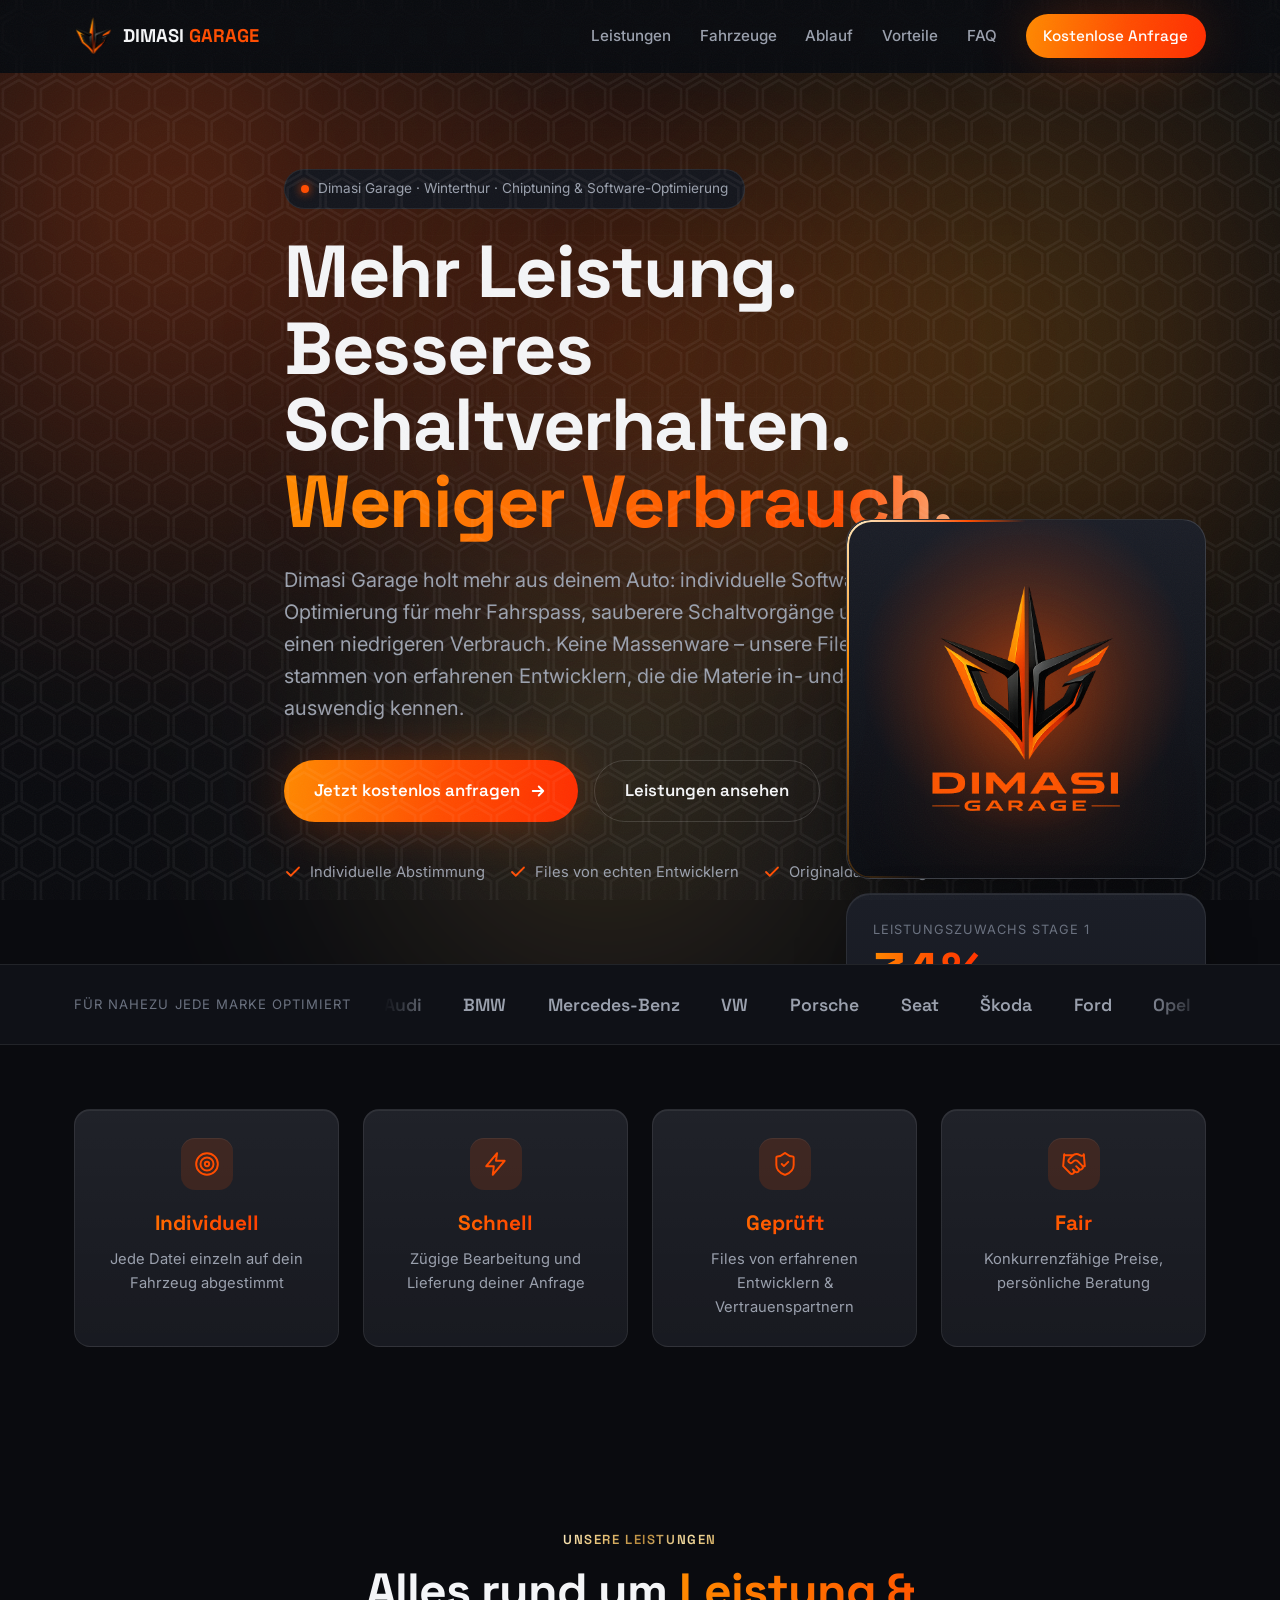
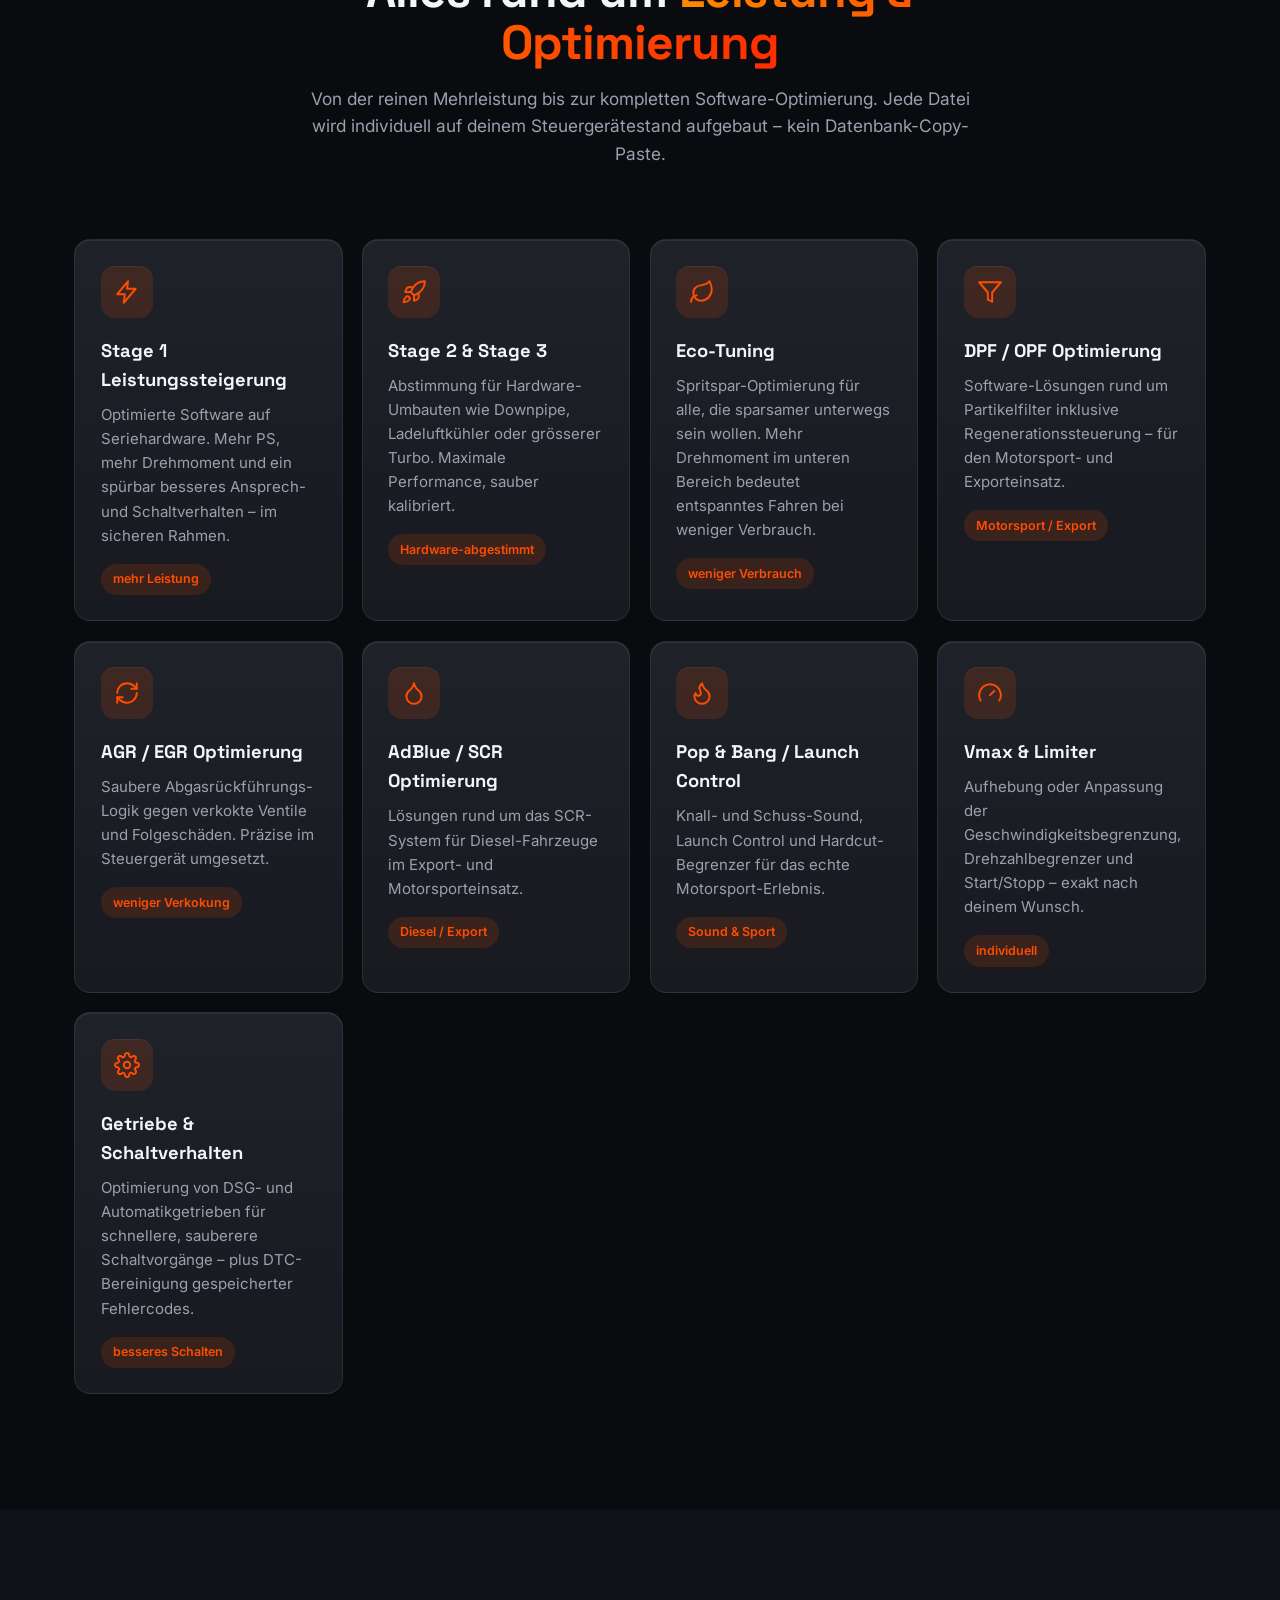
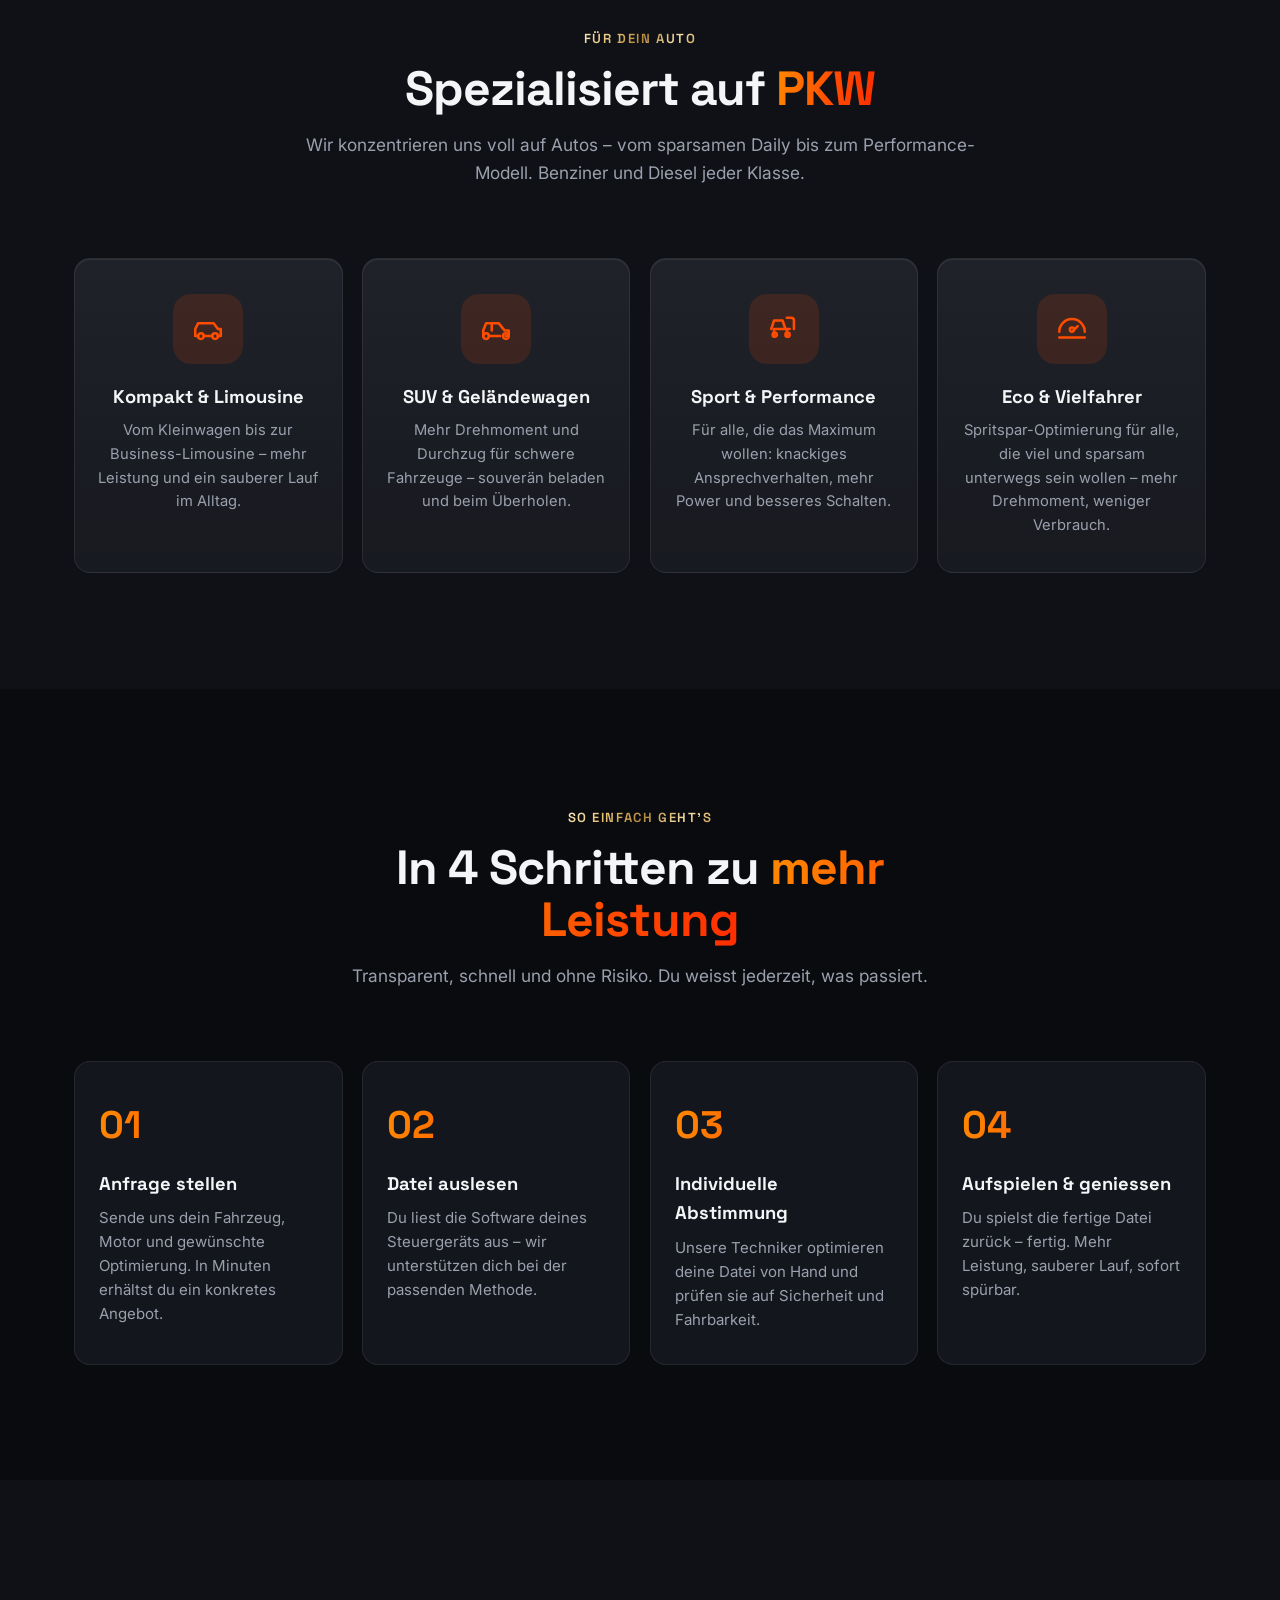
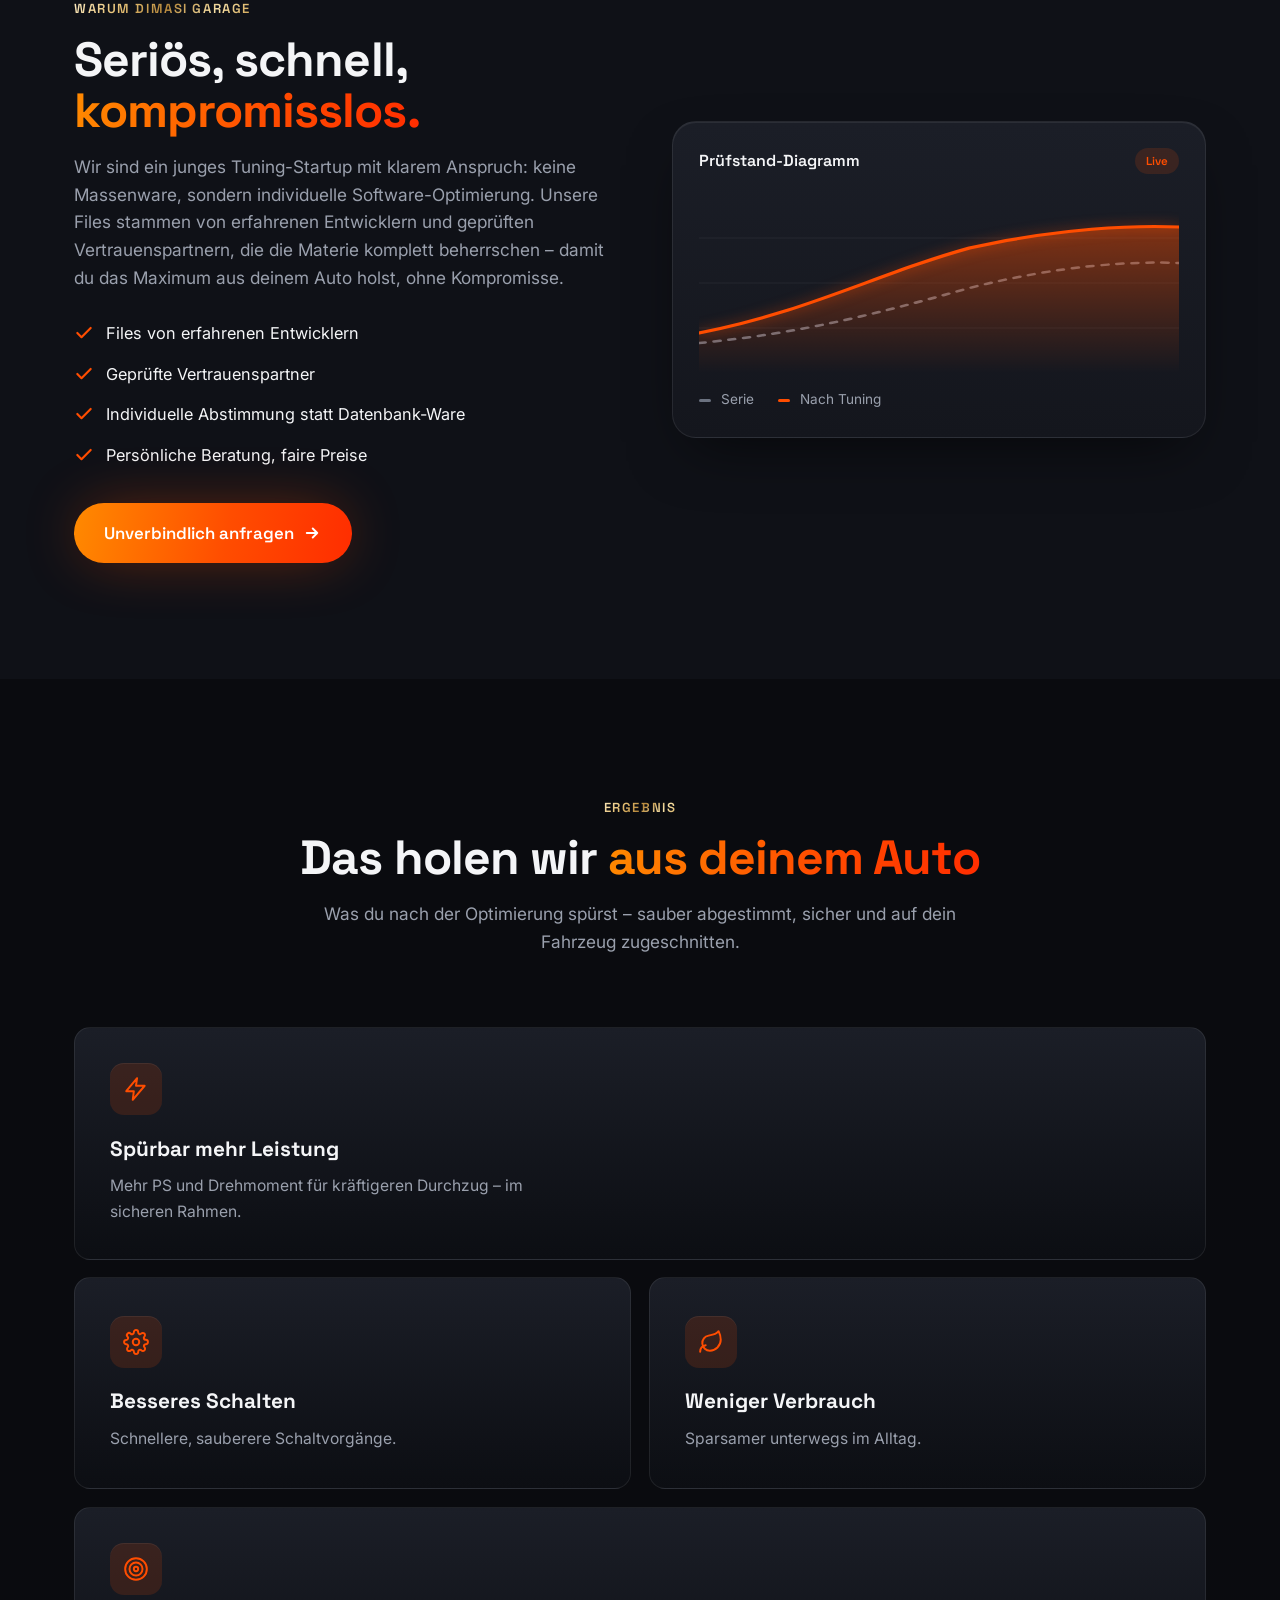
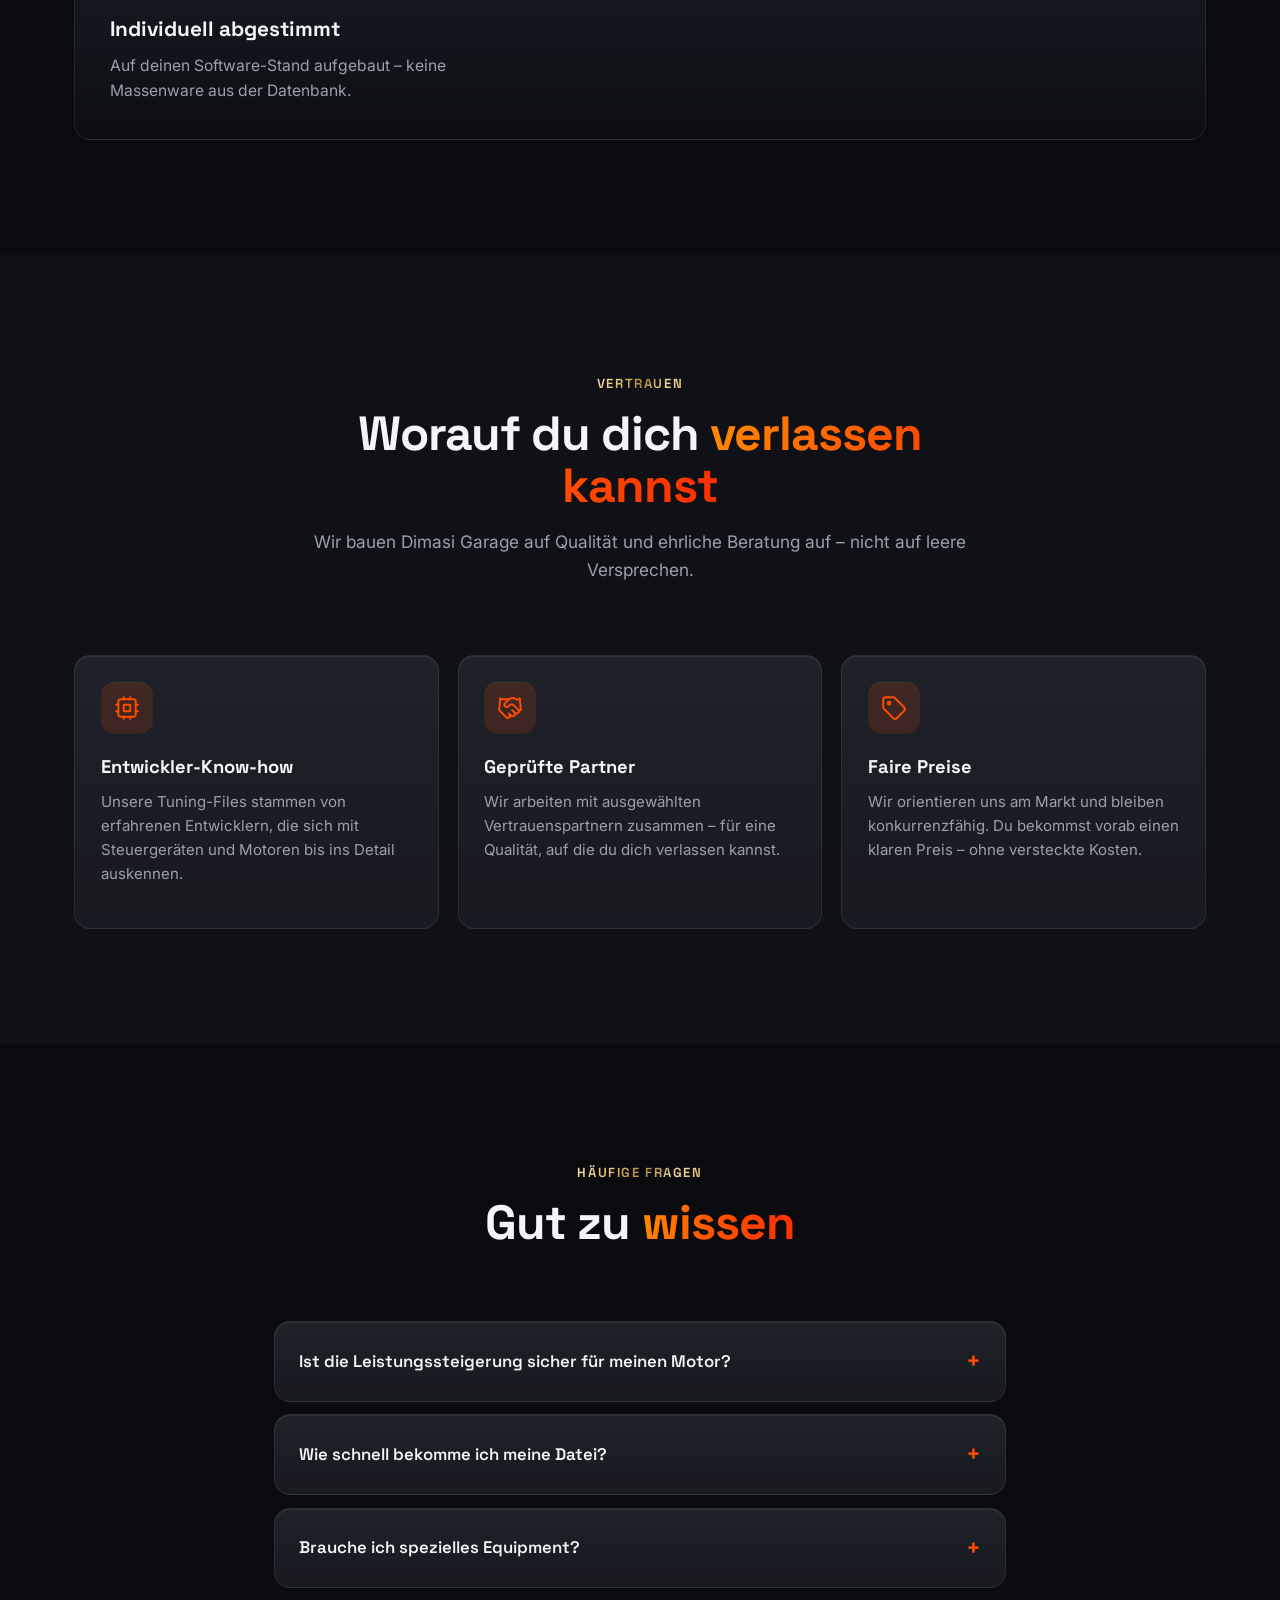
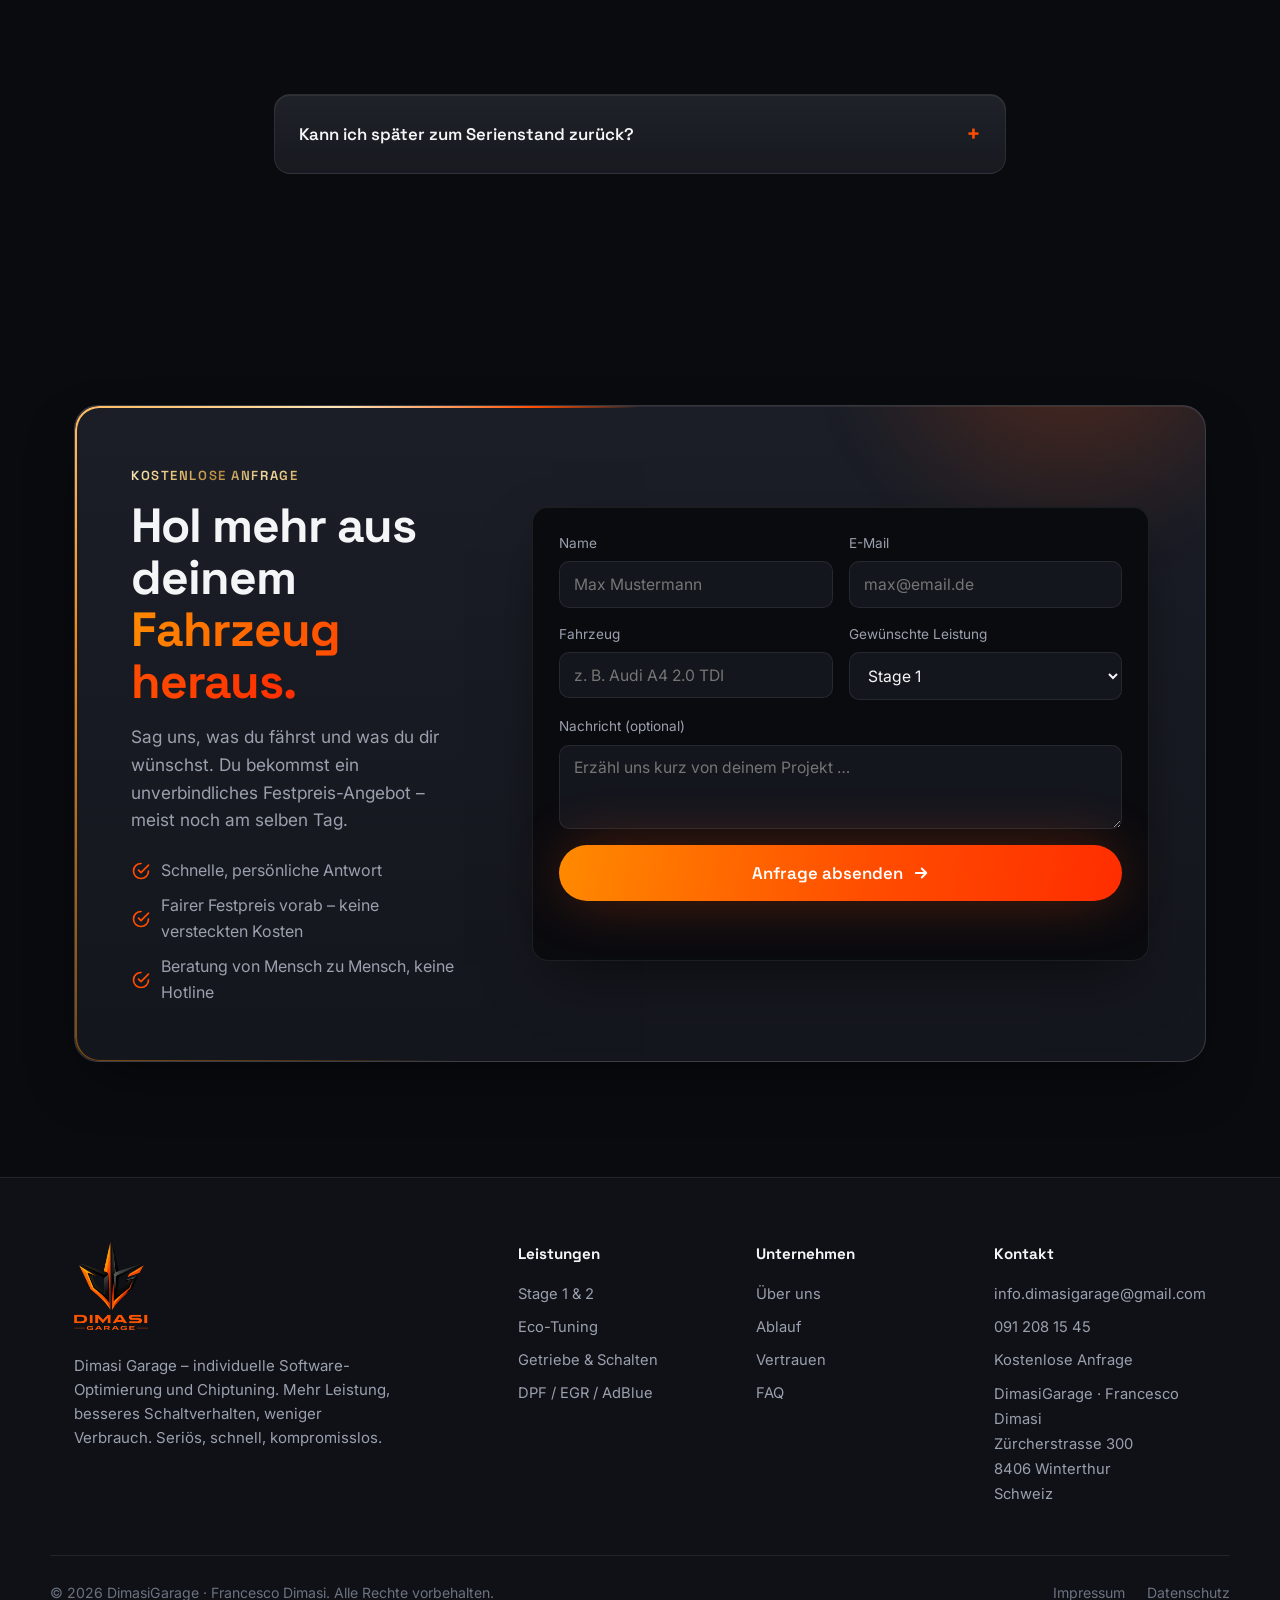
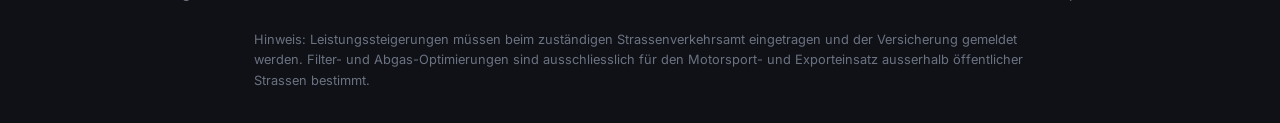
<file: tuningfiles-germany/index.html>
<!DOCTYPE html>
<html lang="de-CH">
<head>
  <meta charset="UTF-8" />
  <meta name="viewport" content="width=device-width, initial-scale=1.0" />
  <title>Dimasi Garage – Chiptuning & Software-Optimierung in Winterthur</title>
  <meta name="description" content="Dimasi Garage aus Winterthur (Schweiz): individuelle Software-Optimierung & Chiptuning für PKW. Mehr Leistung, besseres Schaltverhalten, weniger Verbrauch. Files von erfahrenen Entwicklern, faire Preise." />
  <meta name="theme-color" content="#0a0b0f" />

  <!-- Open Graph -->
  <meta property="og:title" content="Dimasi Garage – Chiptuning & Software-Optimierung" />
  <meta property="og:description" content="Mehr Leistung, besseres Schaltverhalten, weniger Verbrauch. Individuelle Tuning-Files von erfahrenen Entwicklern – seriös, schnell, kompromisslos." />
  <meta property="og:type" content="website" />
  <meta property="og:locale" content="de_CH" />
  <meta property="og:image" content="assets/img/logo.png" />

  <link rel="icon" type="image/png" href="assets/img/favicon-dg.png" />
  <link rel="preconnect" href="https://fonts.googleapis.com" />
  <link rel="preconnect" href="https://fonts.gstatic.com" crossorigin />
  <link href="https://fonts.googleapis.com/css2?family=Inter:wght@400;500;600;700&family=Space+Grotesk:wght@500;600;700&display=swap" rel="stylesheet" />
  <link rel="stylesheet" href="css/styles.css" />
</head>
<body>
  <!-- ============ Progress bar ============ -->
  <div class="scroll-progress" id="scrollProgress" aria-hidden="true"></div>

  <!-- ============ Interaktiver Hexagon-Hintergrund ============ -->
  <div class="hex-fx" id="hexFx" aria-hidden="true"></div>

  <!-- ============ Navigation ============ -->
  <header class="nav" id="nav">
    <div class="container nav__inner">
      <a href="#top" class="brand" aria-label="Dimasi Garage Startseite">
        <img class="brand__logo" src="assets/img/emblem.png" width="165" height="160" alt="" aria-hidden="true" />
        <span class="brand__text">DIMASI<span class="brand__accent"> GARAGE</span></span>
      </a>

      <nav class="nav__links" id="navLinks" aria-label="Hauptnavigation">
        <a href="#leistungen">Leistungen</a>
        <a href="#fahrzeuge">Fahrzeuge</a>
        <a href="#ablauf">Ablauf</a>
        <a href="#galerie">Vorteile</a>
        <a href="#faq">FAQ</a>
        <a href="#kontakt" class="btn btn--small btn--primary">Kostenlose Anfrage</a>
      </nav>

      <button class="nav__toggle" id="navToggle" aria-label="Menü öffnen" aria-expanded="false">
        <span></span><span></span><span></span>
      </button>
    </div>
  </header>

  <main id="top">
    <!-- ============ Hero ============ -->
    <section class="hero">
      <div class="hero__aurora" aria-hidden="true"></div>
      <div class="hero__glow" aria-hidden="true"></div>
      <div class="hero__grid-bg" aria-hidden="true"></div>
      <div class="container hero__inner">
        <span class="badge reveal" data-reveal>
          <span class="badge__dot"></span> Dimasi Garage · Winterthur · Chiptuning &amp; Software-Optimierung
        </span>
        <h1 class="hero__title reveal" data-reveal>
          Mehr Leistung.<br />
          Besseres Schaltverhalten.<br />
          <span class="text-gradient shimmer">Weniger Verbrauch.</span>
        </h1>
        <p class="hero__sub reveal" data-reveal>
          Dimasi Garage holt mehr aus deinem Auto: individuelle Software-Optimierung
          für mehr Fahrspass, sauberere Schaltvorgänge und einen niedrigeren Verbrauch.
          Keine Massenware – unsere Files stammen von erfahrenen Entwicklern, die die
          Materie in- und auswendig kennen.
        </p>
        <div class="hero__cta reveal" data-reveal>
          <a href="#kontakt" class="btn btn--primary btn--large">
            Jetzt kostenlos anfragen
            <svg viewBox="0 0 24 24" width="18" height="18" fill="none" stroke="currentColor" stroke-width="2.5" stroke-linecap="round" stroke-linejoin="round"><path d="M5 12h14M13 6l6 6-6 6"/></svg>
          </a>
          <a href="#leistungen" class="btn btn--ghost btn--large">Leistungen ansehen</a>
        </div>

        <ul class="hero__trust reveal" data-reveal>
          <li><svg viewBox="0 0 24 24" width="18" height="18" fill="none" stroke="currentColor" stroke-width="2.4" stroke-linecap="round" stroke-linejoin="round"><path d="M20 6 9 17l-5-5"/></svg> Individuelle Abstimmung</li>
          <li><svg viewBox="0 0 24 24" width="18" height="18" fill="none" stroke="currentColor" stroke-width="2.4" stroke-linecap="round" stroke-linejoin="round"><path d="M20 6 9 17l-5-5"/></svg> Files von echten Entwicklern</li>
          <li><svg viewBox="0 0 24 24" width="18" height="18" fill="none" stroke="currentColor" stroke-width="2.4" stroke-linecap="round" stroke-linejoin="round"><path d="M20 6 9 17l-5-5"/></svg> Originaldatei wird gesichert</li>
        </ul>
      </div>

      <!-- Hero visual + live power gauge -->
      <div class="hero__card reveal" data-reveal>
        <div class="hero__visual beam">
          <span class="hero__visual-streaks" aria-hidden="true"></span>
          <span class="hero__visual-glow" aria-hidden="true"></span>
          <img class="hero__visual-logo" src="assets/img/logo.png" width="568" height="680" alt="Dimasi Garage" />
        </div>
        <div class="gauge gauge--overlay">
          <div class="gauge__label">Leistungszuwachs Stage 1</div>
          <div class="gauge__value"><span class="counter" data-target="34" data-suffix="%">0</span></div>
          <div class="gauge__bars">
            <div class="gauge__bar"><span style="--w:62%"><i>Serie</i></span></div>
            <div class="gauge__bar gauge__bar--tuned"><span style="--w:96%"><i>Getunt</i></span></div>
          </div>
          <div class="gauge__meta">
            <div><strong class="counter" data-target="62" data-suffix=" PS">0</strong><span>Mehrleistung Ø</span></div>
            <div><strong class="counter" data-target="78" data-suffix=" Nm">0</strong><span>Mehr Drehmoment Ø</span></div>
          </div>
        </div>
      </div>
    </section>

    <!-- ============ Logos / trust strip ============ -->
    <section class="strip" aria-label="Unterstützte Marken">
      <div class="container strip__inner">
        <span class="strip__label">Für nahezu jede Marke optimiert</span>
        <div class="strip__marquee">
          <div class="strip__track">
            <span>Audi</span><span>BMW</span><span>Mercedes-Benz</span><span>VW</span><span>Porsche</span><span>Seat</span><span>Škoda</span><span>Ford</span><span>Opel</span><span>Renault</span><span>Peugeot</span><span>Volvo</span><span>Toyota</span><span>Hyundai</span><span>Mazda</span>
            <span>Audi</span><span>BMW</span><span>Mercedes-Benz</span><span>VW</span><span>Porsche</span><span>Seat</span><span>Škoda</span><span>Ford</span><span>Opel</span><span>Renault</span><span>Peugeot</span><span>Volvo</span><span>Toyota</span><span>Hyundai</span><span>Mazda</span>
          </div>
        </div>
      </div>
    </section>

    <!-- ============ Werte ============ -->
    <section class="stats">
      <div class="container stats__grid">
        <div class="stat reveal" data-reveal>
          <div class="stat__icon" aria-hidden="true"><svg viewBox="0 0 24 24" fill="none" stroke="currentColor" stroke-width="1.8" stroke-linecap="round" stroke-linejoin="round"><circle cx="12" cy="12" r="10"/><circle cx="12" cy="12" r="6"/><circle cx="12" cy="12" r="2"/></svg></div>
          <div class="stat__title">Individuell</div>
          <div class="stat__label">Jede Datei einzeln auf dein Fahrzeug abgestimmt</div>
        </div>
        <div class="stat reveal" data-reveal>
          <div class="stat__icon" aria-hidden="true"><svg viewBox="0 0 24 24" fill="none" stroke="currentColor" stroke-width="1.8" stroke-linecap="round" stroke-linejoin="round"><path d="M13 2 3 14h7l-1 8 11-13h-8l1-7z"/></svg></div>
          <div class="stat__title">Schnell</div>
          <div class="stat__label">Zügige Bearbeitung und Lieferung deiner Anfrage</div>
        </div>
        <div class="stat reveal" data-reveal>
          <div class="stat__icon" aria-hidden="true"><svg viewBox="0 0 24 24" fill="none" stroke="currentColor" stroke-width="1.8" stroke-linecap="round" stroke-linejoin="round"><path d="M20 13c0 5-3.5 7.5-7.66 8.95a1 1 0 0 1-.67-.01C7.5 20.5 4 18 4 13V6a1 1 0 0 1 1-1c2 0 4.5-1.2 6.24-2.72a1.17 1.17 0 0 1 1.52 0C14.51 3.81 17 5 19 5a1 1 0 0 1 1 1z"/><path d="m9 12 2 2 4-4"/></svg></div>
          <div class="stat__title">Geprüft</div>
          <div class="stat__label">Files von erfahrenen Entwicklern &amp; Vertrauenspartnern</div>
        </div>
        <div class="stat reveal" data-reveal>
          <div class="stat__icon" aria-hidden="true"><svg viewBox="0 0 24 24" fill="none" stroke="currentColor" stroke-width="1.8" stroke-linecap="round" stroke-linejoin="round"><path d="m11 17 2 2a1 1 0 1 0 3-3"/><path d="m14 14 2.5 2.5a1 1 0 1 0 3-3l-3.88-3.88a3 3 0 0 0-4.24 0l-.88.88a1 1 0 1 1-3-3l2.81-2.81a5.79 5.79 0 0 1 7.06-.87l.47.28a2 2 0 0 0 1.42.25L21 4"/><path d="m21 3 1 11h-2"/><path d="M3 3 2 14l6.5 6.5a1 1 0 1 0 3-3"/><path d="M3 4h8"/></svg></div>
          <div class="stat__title">Fair</div>
          <div class="stat__label">Konkurrenzfähige Preise, persönliche Beratung</div>
        </div>
      </div>
    </section>

    <!-- ============ Leistungen / Services ============ -->
    <section class="section" id="leistungen">
      <div class="container">
        <div class="section__head reveal" data-reveal>
          <span class="eyebrow">Unsere Leistungen</span>
          <h2 class="section__title">Alles rund um <span class="text-gradient">Leistung & Optimierung</span></h2>
          <p class="section__lead">
            Von der reinen Mehrleistung bis zur kompletten Software-Optimierung. Jede Datei
            wird individuell auf deinem Steuergerätestand aufgebaut – kein Datenbank-Copy-Paste.
          </p>
        </div>

        <div class="cards">
          <article class="card reveal" data-reveal>
            <div class="card__icon"><svg viewBox="0 0 24 24" fill="none" stroke="currentColor" stroke-width="1.8" stroke-linecap="round" stroke-linejoin="round"><path d="M13 2 3 14h7l-1 8 11-13h-8l1-7z"/></svg></div>
            <h3>Stage 1 Leistungssteigerung</h3>
            <p>Optimierte Software auf Seriehardware. Mehr PS, mehr Drehmoment und ein spürbar besseres Ansprech- und Schaltverhalten – im sicheren Rahmen.</p>
            <span class="card__tag">mehr Leistung</span>
          </article>

          <article class="card reveal" data-reveal>
            <div class="card__icon"><svg viewBox="0 0 24 24" fill="none" stroke="currentColor" stroke-width="1.8" stroke-linecap="round" stroke-linejoin="round"><path d="M4.5 16.5c-1.5 1.26-2 5-2 5s3.74-.5 5-2c.79-.79.78-2.06-.02-2.86a2.02 2.02 0 0 0-2.98-.14z"/><path d="M12 15l-3-3a22 22 0 0 1 2-3.95A12.88 12.88 0 0 1 22 2c0 2.72-.78 7.5-6 11a22.35 22.35 0 0 1-4 2z"/><path d="M9 12H4s.55-3.03 2-4c1.62-1.08 5 0 5 0"/><path d="M12 15v5s3.03-.55 4-2c1.08-1.62 0-5 0-5"/></svg></div>
            <h3>Stage 2 & Stage 3</h3>
            <p>Abstimmung für Hardware-Umbauten wie Downpipe, Ladeluftkühler oder grösserer Turbo. Maximale Performance, sauber kalibriert.</p>
            <span class="card__tag">Hardware-abgestimmt</span>
          </article>

          <article class="card reveal" data-reveal>
            <div class="card__icon"><svg viewBox="0 0 24 24" fill="none" stroke="currentColor" stroke-width="1.8" stroke-linecap="round" stroke-linejoin="round"><path d="M11 20A7 7 0 0 1 9.8 6.1C15.5 5 17 4.48 19 2c1 2 2 4.18 2 8 0 5.5-4.78 10-10 10Z"/><path d="M2 21c0-3 1.85-5.36 5.08-6"/></svg></div>
            <h3>Eco-Tuning</h3>
            <p>Spritspar-Optimierung für alle, die sparsamer unterwegs sein wollen. Mehr Drehmoment im unteren Bereich bedeutet entspanntes Fahren bei weniger Verbrauch.</p>
            <span class="card__tag">weniger Verbrauch</span>
          </article>

          <article class="card reveal" data-reveal>
            <div class="card__icon"><svg viewBox="0 0 24 24" fill="none" stroke="currentColor" stroke-width="1.8" stroke-linecap="round" stroke-linejoin="round"><path d="M22 3H2l8 9.46V19l4 2v-8.54z"/></svg></div>
            <h3>DPF / OPF Optimierung</h3>
            <p>Software-Lösungen rund um Partikelfilter inklusive Regenerationssteuerung – für den Motorsport- und Exporteinsatz.</p>
            <span class="card__tag">Motorsport / Export</span>
          </article>

          <article class="card reveal" data-reveal>
            <div class="card__icon"><svg viewBox="0 0 24 24" fill="none" stroke="currentColor" stroke-width="1.8" stroke-linecap="round" stroke-linejoin="round"><path d="M3 12a9 9 0 0 1 9-9 9.75 9.75 0 0 1 6.74 2.74L21 8"/><path d="M21 3v5h-5"/><path d="M21 12a9 9 0 0 1-9 9 9.75 9.75 0 0 1-6.74-2.74L3 16"/><path d="M8 16H3v5"/></svg></div>
            <h3>AGR / EGR Optimierung</h3>
            <p>Saubere Abgasrückführungs-Logik gegen verkokte Ventile und Folgeschäden. Präzise im Steuergerät umgesetzt.</p>
            <span class="card__tag">weniger Verkokung</span>
          </article>

          <article class="card reveal" data-reveal>
            <div class="card__icon"><svg viewBox="0 0 24 24" fill="none" stroke="currentColor" stroke-width="1.8" stroke-linecap="round" stroke-linejoin="round"><path d="M12 22a7 7 0 0 0 7-7c0-2-1-3.9-3-5.5s-3.5-4-4-6.5c-.5 2.5-2 4.9-4 6.5C6 11.1 5 13 5 15a7 7 0 0 0 7 7z"/></svg></div>
            <h3>AdBlue / SCR Optimierung</h3>
            <p>Lösungen rund um das SCR-System für Diesel-Fahrzeuge im Export- und Motorsporteinsatz.</p>
            <span class="card__tag">Diesel / Export</span>
          </article>

          <article class="card reveal" data-reveal>
            <div class="card__icon"><svg viewBox="0 0 24 24" fill="none" stroke="currentColor" stroke-width="1.8" stroke-linecap="round" stroke-linejoin="round"><path d="M8.5 14.5A2.5 2.5 0 0 0 11 12c0-1.38-.5-2-1-3-1.07-2.14-.22-4.05 2-6 .5 2.5 2 4.9 4 6.5 2 1.6 3 3.5 3 5.5a7 7 0 1 1-14 0c0-1.15.43-2.29 1-3a2.5 2.5 0 0 0 2.5 2.5z"/></svg></div>
            <h3>Pop &amp; Bang / Launch Control</h3>
            <p>Knall- und Schuss-Sound, Launch Control und Hardcut-Begrenzer für das echte Motorsport-Erlebnis.</p>
            <span class="card__tag">Sound &amp; Sport</span>
          </article>

          <article class="card reveal" data-reveal>
            <div class="card__icon"><svg viewBox="0 0 24 24" fill="none" stroke="currentColor" stroke-width="1.8" stroke-linecap="round" stroke-linejoin="round"><path d="M3.34 19a10 10 0 1 1 17.32 0"/><path d="m12 14 4-4"/></svg></div>
            <h3>Vmax &amp; Limiter</h3>
            <p>Aufhebung oder Anpassung der Geschwindigkeitsbegrenzung, Drehzahlbegrenzer und Start/Stopp – exakt nach deinem Wunsch.</p>
            <span class="card__tag">individuell</span>
          </article>

          <article class="card reveal" data-reveal>
            <div class="card__icon"><svg viewBox="0 0 24 24" fill="none" stroke="currentColor" stroke-width="1.8" stroke-linecap="round" stroke-linejoin="round"><circle cx="12" cy="12" r="3"/><path d="M19.4 15a1.65 1.65 0 0 0 .33 1.82l.06.06a2 2 0 1 1-2.83 2.83l-.06-.06a1.65 1.65 0 0 0-1.82-.33 1.65 1.65 0 0 0-1 1.51V21a2 2 0 0 1-4 0v-.09A1.65 1.65 0 0 0 9 19.4a1.65 1.65 0 0 0-1.82.33l-.06.06a2 2 0 1 1-2.83-2.83l.06-.06a1.65 1.65 0 0 0 .33-1.82 1.65 1.65 0 0 0-1.51-1H3a2 2 0 0 1 0-4h.09A1.65 1.65 0 0 0 4.6 9a1.65 1.65 0 0 0-.33-1.82l-.06-.06a2 2 0 1 1 2.83-2.83l.06.06a1.65 1.65 0 0 0 1.82.33H9a1.65 1.65 0 0 0 1-1.51V3a2 2 0 0 1 4 0v.09a1.65 1.65 0 0 0 1 1.51 1.65 1.65 0 0 0 1.82-.33l.06-.06a2 2 0 1 1 2.83 2.83l-.06.06a1.65 1.65 0 0 0-.33 1.82V9a1.65 1.65 0 0 0 1.51 1H21a2 2 0 0 1 0 4h-.09a1.65 1.65 0 0 0-1.51 1z"/></svg></div>
            <h3>Getriebe &amp; Schaltverhalten</h3>
            <p>Optimierung von DSG- und Automatikgetrieben für schnellere, sauberere Schaltvorgänge – plus DTC-Bereinigung gespeicherter Fehlercodes.</p>
            <span class="card__tag">besseres Schalten</span>
          </article>
        </div>
      </div>
    </section>

    <!-- ============ Fahrzeuge ============ -->
    <section class="section section--alt" id="fahrzeuge">
      <div class="container">
        <div class="section__head reveal" data-reveal>
          <span class="eyebrow">Für dein Auto</span>
          <h2 class="section__title">Spezialisiert auf <span class="text-gradient">PKW</span></h2>
          <p class="section__lead">Wir konzentrieren uns voll auf Autos – vom sparsamen Daily bis zum Performance-Modell. Benziner und Diesel jeder Klasse.</p>
        </div>

        <div class="vehicles">
          <div class="vehicle reveal" data-reveal>
            <div class="vehicle__icon" aria-hidden="true">
              <svg viewBox="0 0 24 24" width="34" height="34" fill="none" stroke="currentColor" stroke-width="1.8" stroke-linecap="round" stroke-linejoin="round"><path d="M5 17a2 2 0 1 0 4 0 2 2 0 0 0-4 0Zm10 0a2 2 0 1 0 4 0 2 2 0 0 0-4 0Z"/><path d="M5 17H3v-5l2-4h11l3 4h2v5h-2M9 17h6"/></svg>
            </div>
            <h3>Kompakt &amp; Limousine</h3>
            <p>Vom Kleinwagen bis zur Business-Limousine – mehr Leistung und ein sauberer Lauf im Alltag.</p>
          </div>
          <div class="vehicle reveal" data-reveal>
            <div class="vehicle__icon" aria-hidden="true">
              <svg viewBox="0 0 24 24" width="34" height="34" fill="none" stroke="currentColor" stroke-width="1.8" stroke-linecap="round" stroke-linejoin="round"><path d="M3 17a2 2 0 1 0 4 0 2 2 0 0 0-4 0Zm14 0a2 2 0 1 0 4 0 2 2 0 0 0-4 0Z"/><path d="M3 17v-4l2-5h9l4 5h3v4h-2M7 17h8M9 8v5"/></svg>
            </div>
            <h3>SUV &amp; Geländewagen</h3>
            <p>Mehr Drehmoment und Durchzug für schwere Fahrzeuge – souverän beladen und beim Überholen.</p>
          </div>
          <div class="vehicle reveal" data-reveal>
            <div class="vehicle__icon" aria-hidden="true">
              <svg viewBox="0 0 24 24" width="34" height="34" fill="none" stroke="currentColor" stroke-width="1.8" stroke-linecap="round" stroke-linejoin="round"><path d="M14 4h3a2 2 0 0 1 2 2v6M5 12h11M3 12l2-6h6l2 6M5 12v4m9-4v4M4 16a1.5 1.5 0 1 0 3 0 1.5 1.5 0 0 0-3 0Zm9 0a1.5 1.5 0 1 0 3 0 1.5 1.5 0 0 0-3 0Z"/></svg>
            </div>
            <h3>Sport &amp; Performance</h3>
            <p>Für alle, die das Maximum wollen: knackiges Ansprechverhalten, mehr Power und besseres Schalten.</p>
          </div>
          <div class="vehicle reveal" data-reveal>
            <div class="vehicle__icon" aria-hidden="true">
              <svg viewBox="0 0 24 24" width="34" height="34" fill="none" stroke="currentColor" stroke-width="1.8" stroke-linecap="round" stroke-linejoin="round"><path d="M3 14a9 9 0 0 1 18 0M12 14l4-4M12 14a1.5 1.5 0 1 0 0-3 1.5 1.5 0 0 0 0 3Z"/><path d="M3 18h18"/></svg>
            </div>
            <h3>Eco &amp; Vielfahrer</h3>
            <p>Spritspar-Optimierung für alle, die viel und sparsam unterwegs sein wollen – mehr Drehmoment, weniger Verbrauch.</p>
          </div>
        </div>
      </div>
    </section>

    <!-- ============ Ablauf ============ -->
    <section class="section" id="ablauf">
      <div class="container">
        <div class="section__head reveal" data-reveal>
          <span class="eyebrow">So einfach geht's</span>
          <h2 class="section__title">In 4 Schritten zu <span class="text-gradient">mehr Leistung</span></h2>
          <p class="section__lead">Transparent, schnell und ohne Risiko. Du weisst jederzeit, was passiert.</p>
        </div>

        <ol class="steps">
          <li class="step reveal" data-reveal>
            <span class="step__num">01</span>
            <h3>Anfrage stellen</h3>
            <p>Sende uns dein Fahrzeug, Motor und gewünschte Optimierung. In Minuten erhältst du ein konkretes Angebot.</p>
          </li>
          <li class="step reveal" data-reveal>
            <span class="step__num">02</span>
            <h3>Datei auslesen</h3>
            <p>Du liest die Software deines Steuergeräts aus – wir unterstützen dich bei der passenden Methode.</p>
          </li>
          <li class="step reveal" data-reveal>
            <span class="step__num">03</span>
            <h3>Individuelle Abstimmung</h3>
            <p>Unsere Techniker optimieren deine Datei von Hand und prüfen sie auf Sicherheit und Fahrbarkeit.</p>
          </li>
          <li class="step reveal" data-reveal>
            <span class="step__num">04</span>
            <h3>Aufspielen &amp; geniessen</h3>
            <p>Du spielst die fertige Datei zurück – fertig. Mehr Leistung, sauberer Lauf, sofort spürbar.</p>
          </li>
        </ol>
      </div>
    </section>

    <!-- ============ Warum wir ============ -->
    <section class="section section--alt" id="warum">
      <div class="container split">
        <div class="split__text reveal" data-reveal>
          <span class="eyebrow">Warum Dimasi Garage</span>
          <h2 class="section__title">Seriös, schnell, <span class="text-gradient">kompromisslos.</span></h2>
          <p class="section__lead">
            Wir sind ein junges Tuning-Startup mit klarem Anspruch: keine Massenware,
            sondern individuelle Software-Optimierung. Unsere Files stammen von erfahrenen
            Entwicklern und geprüften Vertrauenspartnern, die die Materie komplett
            beherrschen – damit du das Maximum aus deinem Auto holst, ohne Kompromisse.
          </p>
          <ul class="checklist">
            <li><svg viewBox="0 0 24 24" width="20" height="20" fill="none" stroke="currentColor" stroke-width="2.6" stroke-linecap="round" stroke-linejoin="round"><path d="M20 6 9 17l-5-5"/></svg> Files von erfahrenen Entwicklern</li>
            <li><svg viewBox="0 0 24 24" width="20" height="20" fill="none" stroke="currentColor" stroke-width="2.6" stroke-linecap="round" stroke-linejoin="round"><path d="M20 6 9 17l-5-5"/></svg> Geprüfte Vertrauenspartner</li>
            <li><svg viewBox="0 0 24 24" width="20" height="20" fill="none" stroke="currentColor" stroke-width="2.6" stroke-linecap="round" stroke-linejoin="round"><path d="M20 6 9 17l-5-5"/></svg> Individuelle Abstimmung statt Datenbank-Ware</li>
            <li><svg viewBox="0 0 24 24" width="20" height="20" fill="none" stroke="currentColor" stroke-width="2.6" stroke-linecap="round" stroke-linejoin="round"><path d="M20 6 9 17l-5-5"/></svg> Persönliche Beratung, faire Preise</li>
          </ul>
          <a href="#kontakt" class="btn btn--primary btn--large">Unverbindlich anfragen
            <svg viewBox="0 0 24 24" width="18" height="18" fill="none" stroke="currentColor" stroke-width="2.5" stroke-linecap="round" stroke-linejoin="round"><path d="M5 12h14M13 6l6 6-6 6"/></svg>
          </a>
        </div>

        <div class="split__media reveal" data-reveal>
          <div class="dyno">
            <div class="dyno__head">
              <span>Prüfstand-Diagramm</span>
              <span class="dyno__badge">Live</span>
            </div>
            <svg class="dyno__chart" viewBox="0 0 320 180" preserveAspectRatio="none" role="img" aria-label="Leistungsdiagramm Serie gegen Tuning">
              <defs>
                <linearGradient id="fillTuned" x1="0" y1="0" x2="0" y2="1">
                  <stop offset="0%" stop-color="rgba(255,77,0,.45)"/>
                  <stop offset="100%" stop-color="rgba(255,77,0,0)"/>
                </linearGradient>
              </defs>
              <g class="dyno__grid">
                <line x1="0" y1="45" x2="320" y2="45"/>
                <line x1="0" y1="90" x2="320" y2="90"/>
                <line x1="0" y1="135" x2="320" y2="135"/>
              </g>
              <path class="dyno__line dyno__line--stock" d="M0,150 C70,140 120,120 180,95 C240,72 290,68 320,70" />
              <path class="dyno__area" d="M0,140 C70,120 120,80 180,55 C240,35 290,32 320,34 L320,180 L0,180 Z" fill="url(#fillTuned)" stroke="none"/>
              <path class="dyno__line dyno__line--tuned" d="M0,140 C70,120 120,80 180,55 C240,35 290,32 320,34" />
            </svg>
            <div class="dyno__legend">
              <span><i class="dot dot--stock"></i> Serie</span>
              <span><i class="dot dot--tuned"></i> Nach Tuning</span>
            </div>
          </div>
        </div>
      </div>
    </section>

    <!-- ============ Galerie / Ergebnisse ============ -->
    <section class="section" id="galerie">
      <div class="container">
        <div class="section__head reveal" data-reveal>
          <span class="eyebrow">Ergebnis</span>
          <h2 class="section__title">Das holen wir <span class="text-gradient">aus deinem Auto</span></h2>
          <p class="section__lead">Was du nach der Optimierung spürst – sauber abgestimmt, sicher und auf dein Fahrzeug zugeschnitten.</p>
        </div>

        <div class="gallery">
          <figure class="gallery__item gallery__item--wide reveal" data-reveal>
            <span class="gallery__deco" aria-hidden="true"></span>
            <div class="gallery__content">
              <div class="gallery__icn"><svg viewBox="0 0 24 24" fill="none" stroke="currentColor" stroke-width="1.8" stroke-linecap="round" stroke-linejoin="round"><path d="M13 2 3 14h7l-1 8 11-13h-8l1-7z"/></svg></div>
              <h3>Spürbar mehr Leistung</h3>
              <p>Mehr PS und Drehmoment für kräftigeren Durchzug – im sicheren Rahmen.</p>
            </div>
          </figure>
          <figure class="gallery__item reveal" data-reveal>
            <span class="gallery__deco" aria-hidden="true"></span>
            <div class="gallery__content">
              <div class="gallery__icn"><svg viewBox="0 0 24 24" fill="none" stroke="currentColor" stroke-width="1.8" stroke-linecap="round" stroke-linejoin="round"><circle cx="12" cy="12" r="3"/><path d="M19.4 15a1.65 1.65 0 0 0 .33 1.82l.06.06a2 2 0 1 1-2.83 2.83l-.06-.06a1.65 1.65 0 0 0-1.82-.33 1.65 1.65 0 0 0-1 1.51V21a2 2 0 0 1-4 0v-.09A1.65 1.65 0 0 0 9 19.4a1.65 1.65 0 0 0-1.82.33l-.06.06a2 2 0 1 1-2.83-2.83l.06-.06a1.65 1.65 0 0 0 .33-1.82 1.65 1.65 0 0 0-1.51-1H3a2 2 0 0 1 0-4h.09A1.65 1.65 0 0 0 4.6 9a1.65 1.65 0 0 0-.33-1.82l-.06-.06a2 2 0 1 1 2.83-2.83l.06.06a1.65 1.65 0 0 0 1.82.33H9a1.65 1.65 0 0 0 1-1.51V3a2 2 0 0 1 4 0v.09a1.65 1.65 0 0 0 1 1.51 1.65 1.65 0 0 0 1.82-.33l.06-.06a2 2 0 1 1 2.83 2.83l-.06.06a1.65 1.65 0 0 0-.33 1.82V9a1.65 1.65 0 0 0 1.51 1H21a2 2 0 0 1 0 4h-.09a1.65 1.65 0 0 0-1.51 1z"/></svg></div>
              <h3>Besseres Schalten</h3>
              <p>Schnellere, sauberere Schaltvorgänge.</p>
            </div>
          </figure>
          <figure class="gallery__item reveal" data-reveal>
            <span class="gallery__deco" aria-hidden="true"></span>
            <div class="gallery__content">
              <div class="gallery__icn"><svg viewBox="0 0 24 24" fill="none" stroke="currentColor" stroke-width="1.8" stroke-linecap="round" stroke-linejoin="round"><path d="M11 20A7 7 0 0 1 9.8 6.1C15.5 5 17 4.48 19 2c1 2 2 4.18 2 8 0 5.5-4.78 10-10 10Z"/><path d="M2 21c0-3 1.85-5.36 5.08-6"/></svg></div>
              <h3>Weniger Verbrauch</h3>
              <p>Sparsamer unterwegs im Alltag.</p>
            </div>
          </figure>
          <figure class="gallery__item gallery__item--wide reveal" data-reveal>
            <span class="gallery__deco" aria-hidden="true"></span>
            <div class="gallery__content">
              <div class="gallery__icn"><svg viewBox="0 0 24 24" fill="none" stroke="currentColor" stroke-width="1.8" stroke-linecap="round" stroke-linejoin="round"><circle cx="12" cy="12" r="10"/><circle cx="12" cy="12" r="6"/><circle cx="12" cy="12" r="2"/></svg></div>
              <h3>Individuell abgestimmt</h3>
              <p>Auf deinen Software-Stand aufgebaut – keine Massenware aus der Datenbank.</p>
            </div>
          </figure>
        </div>
      </div>
    </section>

    <!-- ============ Vertrauen ============ -->
    <section class="section section--alt" id="vertrauen">
      <div class="container">
        <div class="section__head reveal" data-reveal>
          <span class="eyebrow">Vertrauen</span>
          <h2 class="section__title">Worauf du dich <span class="text-gradient">verlassen kannst</span></h2>
          <p class="section__lead">Wir bauen Dimasi Garage auf Qualität und ehrliche Beratung auf – nicht auf leere Versprechen.</p>
        </div>

        <div class="trust">
          <article class="card reveal" data-reveal>
            <div class="card__icon"><svg viewBox="0 0 24 24" fill="none" stroke="currentColor" stroke-width="1.8" stroke-linecap="round" stroke-linejoin="round"><rect x="4" y="4" width="16" height="16" rx="2"/><rect x="9" y="9" width="6" height="6"/><path d="M15 2v2M15 20v2M2 15h2M2 9h2M20 15h2M20 9h2M9 2v2M9 20v2"/></svg></div>
            <h3>Entwickler-Know-how</h3>
            <p>Unsere Tuning-Files stammen von erfahrenen Entwicklern, die sich mit Steuergeräten und Motoren bis ins Detail auskennen.</p>
          </article>
          <article class="card reveal" data-reveal>
            <div class="card__icon"><svg viewBox="0 0 24 24" fill="none" stroke="currentColor" stroke-width="1.8" stroke-linecap="round" stroke-linejoin="round"><path d="m11 17 2 2a1 1 0 1 0 3-3"/><path d="m14 14 2.5 2.5a1 1 0 1 0 3-3l-3.88-3.88a3 3 0 0 0-4.24 0l-.88.88a1 1 0 1 1-3-3l2.81-2.81a5.79 5.79 0 0 1 7.06-.87l.47.28a2 2 0 0 0 1.42.25L21 4"/><path d="m21 3 1 11h-2"/><path d="M3 3 2 14l6.5 6.5a1 1 0 1 0 3-3"/><path d="M3 4h8"/></svg></div>
            <h3>Geprüfte Partner</h3>
            <p>Wir arbeiten mit ausgewählten Vertrauenspartnern zusammen – für eine Qualität, auf die du dich verlassen kannst.</p>
          </article>
          <article class="card reveal" data-reveal>
            <div class="card__icon"><svg viewBox="0 0 24 24" fill="none" stroke="currentColor" stroke-width="1.8" stroke-linecap="round" stroke-linejoin="round"><path d="M12.59 2.59A2 2 0 0 0 11.17 2H4a2 2 0 0 0-2 2v7.17a2 2 0 0 0 .59 1.41l8.7 8.71a2.43 2.43 0 0 0 3.42 0l6.58-6.59a2.43 2.43 0 0 0 0-3.42z"/><circle cx="7.5" cy="7.5" r="1.2"/></svg></div>
            <h3>Faire Preise</h3>
            <p>Wir orientieren uns am Markt und bleiben konkurrenzfähig. Du bekommst vorab einen klaren Preis – ohne versteckte Kosten.</p>
          </article>
        </div>
      </div>
    </section>

    <!-- ============ FAQ ============ -->
    <section class="section" id="faq">
      <div class="container container--narrow">
        <div class="section__head reveal" data-reveal>
          <span class="eyebrow">Häufige Fragen</span>
          <h2 class="section__title">Gut zu <span class="text-gradient">wissen</span></h2>
        </div>

        <div class="faq">
          <details class="faq__item reveal" data-reveal>
            <summary>Ist die Leistungssteigerung sicher für meinen Motor?</summary>
            <p>Ja. Wir stimmen jede Datei innerhalb sicherer Toleranzen ab und behalten Bauteilschutz, Abgaswerte und Fahrbarkeit im Blick. Stage 1 bewegt sich im Rahmen dessen, was die Hardware dauerhaft verträgt.</p>
          </details>
          <details class="faq__item reveal" data-reveal>
            <summary>Wie schnell bekomme ich meine Datei?</summary>
            <p>In den meisten Fällen innerhalb von 30 Minuten bis wenigen Stunden nach Eingang deiner Originaldatei. Komplexe Projekte sprechen wir vorher individuell ab.</p>
          </details>
          <details class="faq__item reveal" data-reveal>
            <summary>Brauche ich spezielles Equipment?</summary>
            <p>Du benötigst ein Auslesegerät, um die Software deines Steuergeräts zu lesen und zurückzuschreiben. Wir beraten dich, welches zu deinem Fahrzeug passt – oder vermitteln einen Partner in deiner Nähe.</p>
          </details>
          <details class="faq__item reveal" data-reveal>
            <summary>Was kostet die Optimierung?</summary>
            <p>Der Preis hängt von Fahrzeug und Umfang ab. Stelle einfach eine kostenlose Anfrage – du erhältst ein transparentes Festpreis-Angebot, bevor irgendetwas passiert.</p>
          </details>
          <details class="faq__item reveal" data-reveal>
            <summary>Kann ich später zum Serienstand zurück?</summary>
            <p>Ja. Wir sichern deine Originaldatei, bevor wir optimieren. So kannst du jederzeit wieder den Serienstand aufspielen – zum Beispiel vor einem Werkstattbesuch oder Verkauf.</p>
          </details>
        </div>
      </div>
    </section>

    <!-- ============ CTA / Kontakt ============ -->
    <section class="section cta" id="kontakt">
      <div class="container">
        <div class="cta__box beam reveal" data-reveal>
          <div class="cta__glow" aria-hidden="true"></div>
          <div class="cta__text">
            <span class="eyebrow">Kostenlose Anfrage</span>
            <h2 class="section__title">Hol mehr aus deinem<br /><span class="text-gradient">Fahrzeug heraus.</span></h2>
            <p class="section__lead">Sag uns, was du fährst und was du dir wünschst. Du bekommst ein
              unverbindliches Festpreis-Angebot – meist noch am selben Tag.</p>
            <ul class="cta__perks">
              <li><svg class="perk-check" viewBox="0 0 24 24" fill="none" stroke="currentColor" stroke-width="2" stroke-linecap="round" stroke-linejoin="round"><path d="M21 12A9 9 0 1 1 12 3"/><path d="m9 11 3 3L21 5"/></svg> Schnelle, persönliche Antwort</li>
              <li><svg class="perk-check" viewBox="0 0 24 24" fill="none" stroke="currentColor" stroke-width="2" stroke-linecap="round" stroke-linejoin="round"><path d="M21 12A9 9 0 1 1 12 3"/><path d="m9 11 3 3L21 5"/></svg> Fairer Festpreis vorab – keine versteckten Kosten</li>
              <li><svg class="perk-check" viewBox="0 0 24 24" fill="none" stroke="currentColor" stroke-width="2" stroke-linecap="round" stroke-linejoin="round"><path d="M21 12A9 9 0 1 1 12 3"/><path d="m9 11 3 3L21 5"/></svg> Beratung von Mensch zu Mensch, keine Hotline</li>
            </ul>
          </div>

          <form class="form" id="anfrageForm" name="anfrage" method="POST"
                data-netlify="true" netlify-honeypot="bot-field" novalidate>
            <!-- Netlify: Formularname für das Backend -->
            <input type="hidden" name="form-name" value="anfrage" />
            <!-- Honeypot gegen Spam-Bots (für Menschen unsichtbar) -->
            <p class="form__hp" aria-hidden="true">
              <label>Nicht ausfüllen: <input name="bot-field" tabindex="-1" autocomplete="off" /></label>
            </p>
            <div class="form__row">
              <label>
                <span>Name</span>
                <input type="text" name="name" placeholder="Max Mustermann" required />
              </label>
              <label>
                <span>E-Mail</span>
                <input type="email" name="email" placeholder="max@email.de" required />
              </label>
            </div>
            <div class="form__row">
              <label>
                <span>Fahrzeug</span>
                <input type="text" name="fahrzeug" placeholder="z. B. Audi A4 2.0 TDI" required />
              </label>
              <label>
                <span>Gewünschte Leistung</span>
                <select name="leistung">
                  <option>Stage 1</option>
                  <option>Stage 2 / Stage 3</option>
                  <option>Eco-Tuning</option>
                  <option>DPF / EGR / AdBlue</option>
                  <option>Pop &amp; Bang / Launch Control</option>
                  <option>Sonstiges</option>
                </select>
              </label>
            </div>
            <label>
              <span>Nachricht (optional)</span>
              <textarea name="nachricht" rows="3" placeholder="Erzähl uns kurz von deinem Projekt …"></textarea>
            </label>
            <button type="submit" class="btn btn--primary btn--large btn--block">
              Anfrage absenden
              <svg viewBox="0 0 24 24" width="18" height="18" fill="none" stroke="currentColor" stroke-width="2.5" stroke-linecap="round" stroke-linejoin="round"><path d="M5 12h14M13 6l6 6-6 6"/></svg>
            </button>
            <p class="form__note" id="formNote" role="status"></p>
          </form>
        </div>
      </div>
    </section>
  </main>

  <!-- ============ Footer ============ -->
  <footer class="footer">
    <div class="container footer__grid">
      <div class="footer__brand">
        <a href="#top" class="footer__logo" aria-label="Dimasi Garage Startseite">
          <img src="assets/img/logo.png" width="568" height="680" alt="Dimasi Garage" />
        </a>
        <p>Dimasi Garage – individuelle Software-Optimierung und Chiptuning. Mehr Leistung, besseres Schaltverhalten, weniger Verbrauch. Seriös, schnell, kompromisslos.</p>
      </div>
      <div class="footer__col">
        <h4>Leistungen</h4>
        <a href="#leistungen">Stage 1 &amp; 2</a>
        <a href="#leistungen">Eco-Tuning</a>
        <a href="#leistungen">Getriebe &amp; Schalten</a>
        <a href="#leistungen">DPF / EGR / AdBlue</a>
      </div>
      <div class="footer__col">
        <h4>Unternehmen</h4>
        <a href="#warum">Über uns</a>
        <a href="#ablauf">Ablauf</a>
        <a href="#vertrauen">Vertrauen</a>
        <a href="#faq">FAQ</a>
      </div>
      <div class="footer__col">
        <h4>Kontakt</h4>
        <a href="mailto:info.dimasigarage@gmail.com">info.dimasigarage@gmail.com</a>
        <a href="tel:+41912081545">091 208 15 45</a>
        <a href="#kontakt">Kostenlose Anfrage</a>
        <address class="footer__addr">
          DimasiGarage · Francesco Dimasi<br />
          Zürcherstrasse 300<br />
          8406 Winterthur<br />
          Schweiz
        </address>
      </div>
    </div>
    <div class="container footer__bottom">
      <span>© 2026 DimasiGarage · Francesco Dimasi. Alle Rechte vorbehalten.</span>
      <div class="footer__legal">
        <a href="impressum.html">Impressum</a>
        <a href="datenschutz.html">Datenschutz</a>
      </div>
    </div>
    <p class="container footer__disclaimer">
      Hinweis: Leistungssteigerungen müssen beim zuständigen Strassenverkehrsamt eingetragen und
      der Versicherung gemeldet werden. Filter- und Abgas-Optimierungen sind ausschliesslich für den
      Motorsport- und Exporteinsatz ausserhalb öffentlicher Strassen bestimmt.
    </p>
  </footer>

  <button class="to-top" id="toTop" aria-label="Nach oben scrollen">
    <svg viewBox="0 0 24 24" width="22" height="22" fill="none" stroke="currentColor" stroke-width="2.4" stroke-linecap="round" stroke-linejoin="round"><path d="M12 19V5M6 11l6-6 6 6"/></svg>
  </button>

  <script src="js/main.js" defer></script>
</body>
</html>
</file>
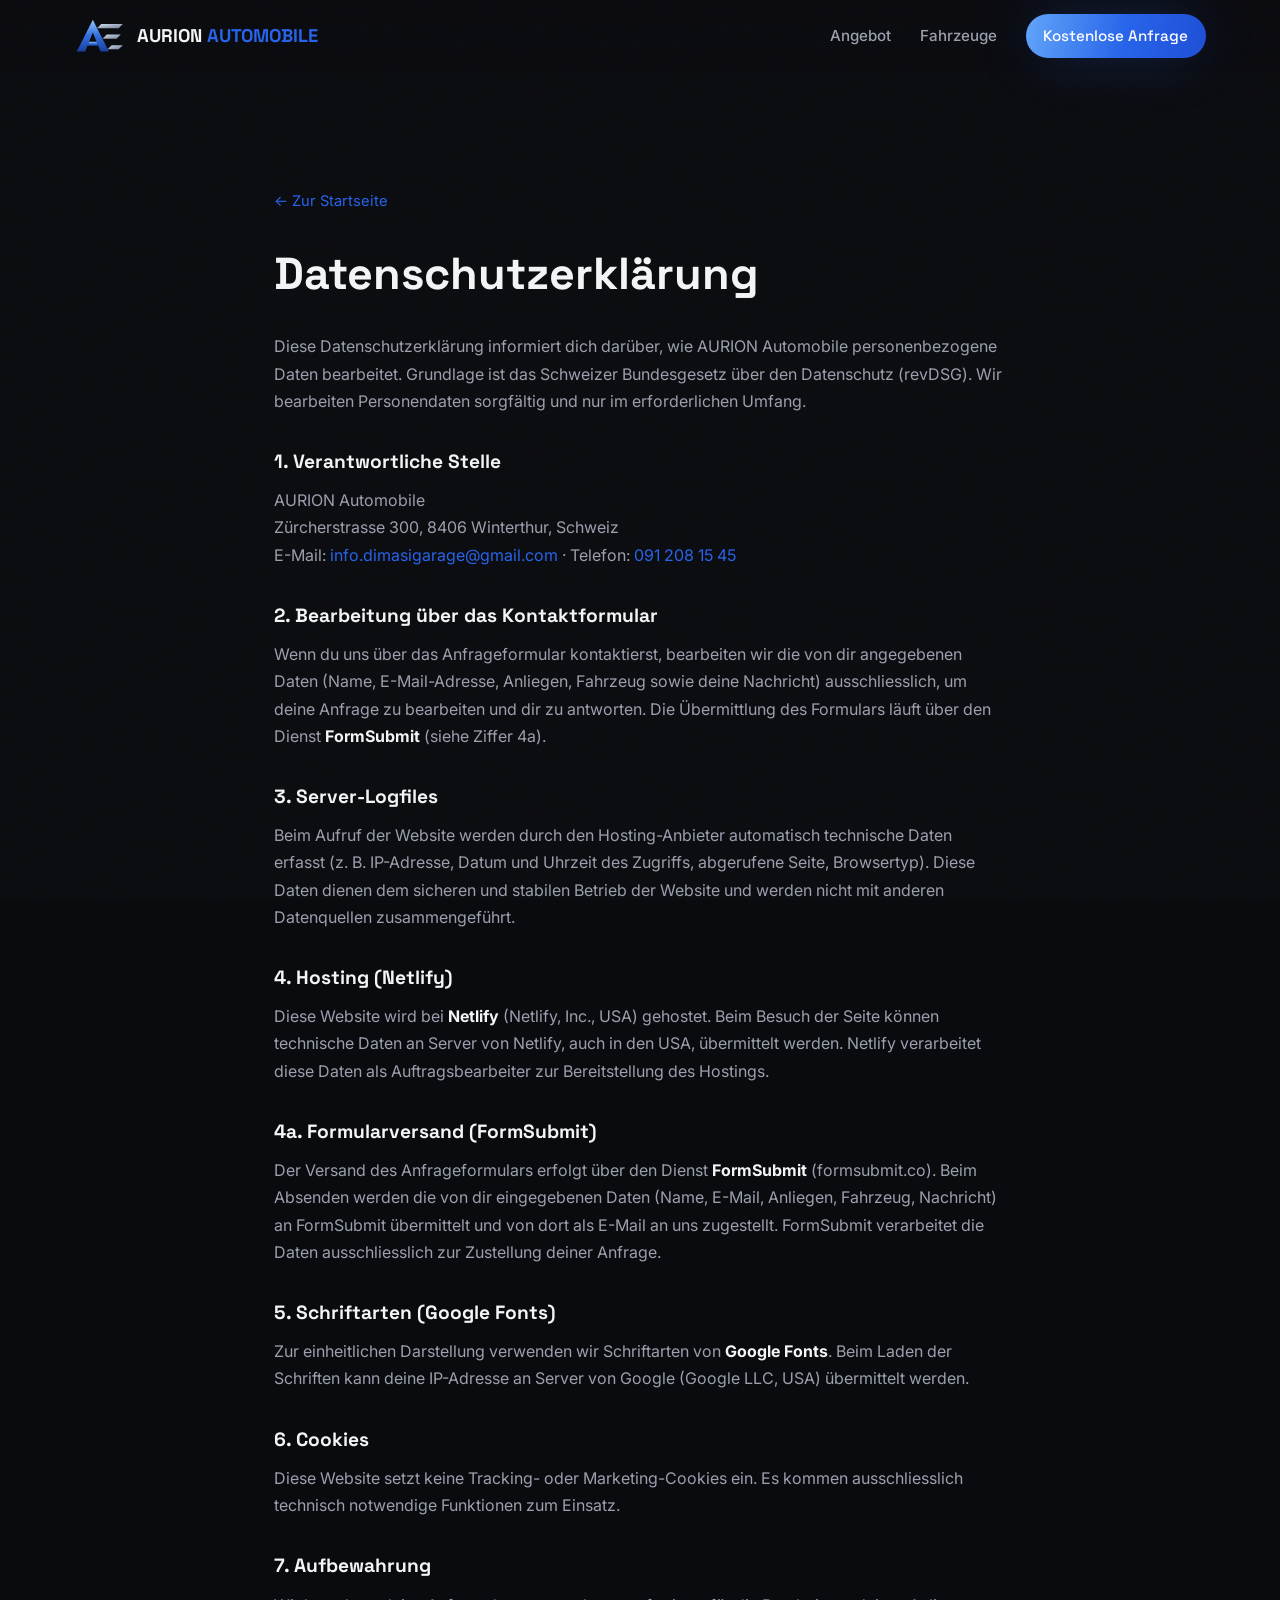
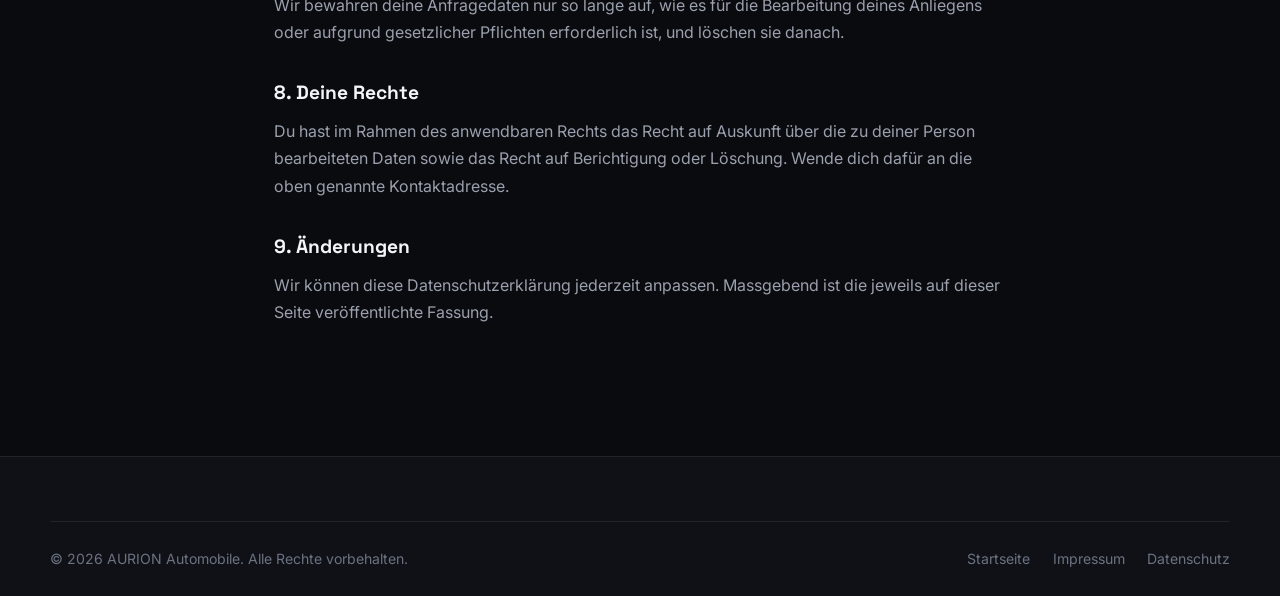
<file: dimasi-autohandel/datenschutz.html>
<!DOCTYPE html>
<html lang="de-CH">
<head>
  <meta charset="UTF-8" />
  <meta name="viewport" content="width=device-width, initial-scale=1.0" />
  <title>Datenschutz – AURION Automobile</title>
  <meta name="description" content="Datenschutzerklärung von AURION Automobile, Autohandel in Winterthur – nach dem Schweizer Datenschutzgesetz (revDSG)." />
  <meta name="robots" content="index, follow" />
  <meta name="theme-color" content="#0a0b0f" />
  <link rel="icon" type="image/svg+xml" href="assets/img/favicon.svg" />
  <link rel="icon" type="image/png" sizes="32x32" href="assets/img/favicon-32.png" />
  <link rel="apple-touch-icon" href="assets/img/apple-touch-icon.png" />
  <link rel="preconnect" href="https://fonts.googleapis.com" />
  <link rel="preconnect" href="https://fonts.gstatic.com" crossorigin />
  <link href="https://fonts.googleapis.com/css2?family=Inter:wght@400;500;600;700&family=Space+Grotesk:wght@500;600;700&display=swap" rel="stylesheet" />
  <link rel="stylesheet" href="css/styles.css" />
</head>
<body>
  <!-- ============ Navigation ============ -->
  <header class="nav" id="nav">
    <div class="container nav__inner">
      <a href="index.html#top" class="brand" aria-label="AURION Automobile Startseite">
        <img class="brand__logo" src="assets/img/emblem.svg" width="120" height="120" alt="" aria-hidden="true" />
        <span class="brand__text">AURION<span class="brand__accent"> AUTOMOBILE</span></span>
      </a>
      <nav class="nav__links">
        <a href="index.html#angebot">Angebot</a>
        <a href="index.html#fahrzeuge">Fahrzeuge</a>
        <a href="index.html#kontakt" class="btn btn--small btn--primary">Kostenlose Anfrage</a>
      </nav>
    </div>
  </header>

  <main>
    <section class="section legal">
      <div class="container container--narrow">
        <a class="legal__back" href="index.html#top">&larr; Zur Startseite</a>
        <h1 class="legal__title">Datenschutzerklärung</h1>
        <p>
          Diese Datenschutzerklärung informiert dich darüber, wie AURION Automobile personenbezogene
          Daten bearbeitet. Grundlage ist das Schweizer Bundesgesetz über den Datenschutz (revDSG).
          Wir bearbeiten Personendaten sorgfältig und nur im erforderlichen Umfang.
        </p>

        <h2>1. Verantwortliche Stelle</h2>
        <p>
          AURION Automobile<br />
          Zürcherstrasse 300, 8406 Winterthur, Schweiz<br />
          E-Mail: <a href="mailto:info.dimasigarage@gmail.com">info.dimasigarage@gmail.com</a> ·
          Telefon: <a href="tel:+41912081545">091 208 15 45</a>
        </p>

        <h2>2. Bearbeitung über das Kontaktformular</h2>
        <p>
          Wenn du uns über das Anfrageformular kontaktierst, bearbeiten wir die von dir angegebenen
          Daten (Name, E-Mail-Adresse, Anliegen, Fahrzeug sowie deine Nachricht) ausschliesslich,
          um deine Anfrage zu bearbeiten und dir zu antworten. Die Übermittlung des Formulars läuft
          über den Dienst <strong>FormSubmit</strong> (siehe Ziffer 4a).
        </p>

        <h2>3. Server-Logfiles</h2>
        <p>
          Beim Aufruf der Website werden durch den Hosting-Anbieter automatisch technische Daten
          erfasst (z. B. IP-Adresse, Datum und Uhrzeit des Zugriffs, abgerufene Seite, Browsertyp).
          Diese Daten dienen dem sicheren und stabilen Betrieb der Website und werden nicht mit
          anderen Datenquellen zusammengeführt.
        </p>

        <h2>4. Hosting (Netlify)</h2>
        <p>
          Diese Website wird bei <strong>Netlify</strong> (Netlify, Inc., USA) gehostet. Beim Besuch
          der Seite können technische Daten an Server von Netlify, auch in den USA, übermittelt
          werden. Netlify verarbeitet diese Daten als Auftragsbearbeiter zur Bereitstellung des
          Hostings.
        </p>

        <h2>4a. Formularversand (FormSubmit)</h2>
        <p>
          Der Versand des Anfrageformulars erfolgt über den Dienst <strong>FormSubmit</strong>
          (formsubmit.co). Beim Absenden werden die von dir eingegebenen Daten (Name, E-Mail,
          Anliegen, Fahrzeug, Nachricht) an FormSubmit übermittelt und von dort als E-Mail an uns
          zugestellt. FormSubmit verarbeitet die Daten ausschliesslich zur Zustellung deiner Anfrage.
        </p>

        <h2>5. Schriftarten (Google Fonts)</h2>
        <p>
          Zur einheitlichen Darstellung verwenden wir Schriftarten von <strong>Google Fonts</strong>.
          Beim Laden der Schriften kann deine IP-Adresse an Server von Google (Google LLC, USA)
          übermittelt werden.
        </p>

        <h2>6. Cookies</h2>
        <p>
          Diese Website setzt keine Tracking- oder Marketing-Cookies ein. Es kommen ausschliesslich
          technisch notwendige Funktionen zum Einsatz.
        </p>

        <h2>7. Aufbewahrung</h2>
        <p>
          Wir bewahren deine Anfragedaten nur so lange auf, wie es für die Bearbeitung deines
          Anliegens oder aufgrund gesetzlicher Pflichten erforderlich ist, und löschen sie danach.
        </p>

        <h2>8. Deine Rechte</h2>
        <p>
          Du hast im Rahmen des anwendbaren Rechts das Recht auf Auskunft über die zu deiner Person
          bearbeiteten Daten sowie das Recht auf Berichtigung oder Löschung. Wende dich dafür an die
          oben genannte Kontaktadresse.
        </p>

        <h2>9. Änderungen</h2>
        <p>
          Wir können diese Datenschutzerklärung jederzeit anpassen. Massgebend ist die jeweils auf
          dieser Seite veröffentlichte Fassung.
        </p>
      </div>
    </section>
  </main>

  <!-- ============ Footer ============ -->
  <footer class="footer">
    <div class="container footer__bottom">
      <span>© 2026 AURION Automobile. Alle Rechte vorbehalten.</span>
      <div class="footer__legal">
        <a href="index.html#top">Startseite</a>
        <a href="impressum.html">Impressum</a>
        <a href="datenschutz.html">Datenschutz</a>
      </div>
    </div>
  </footer>
</body>
</html>
</file>
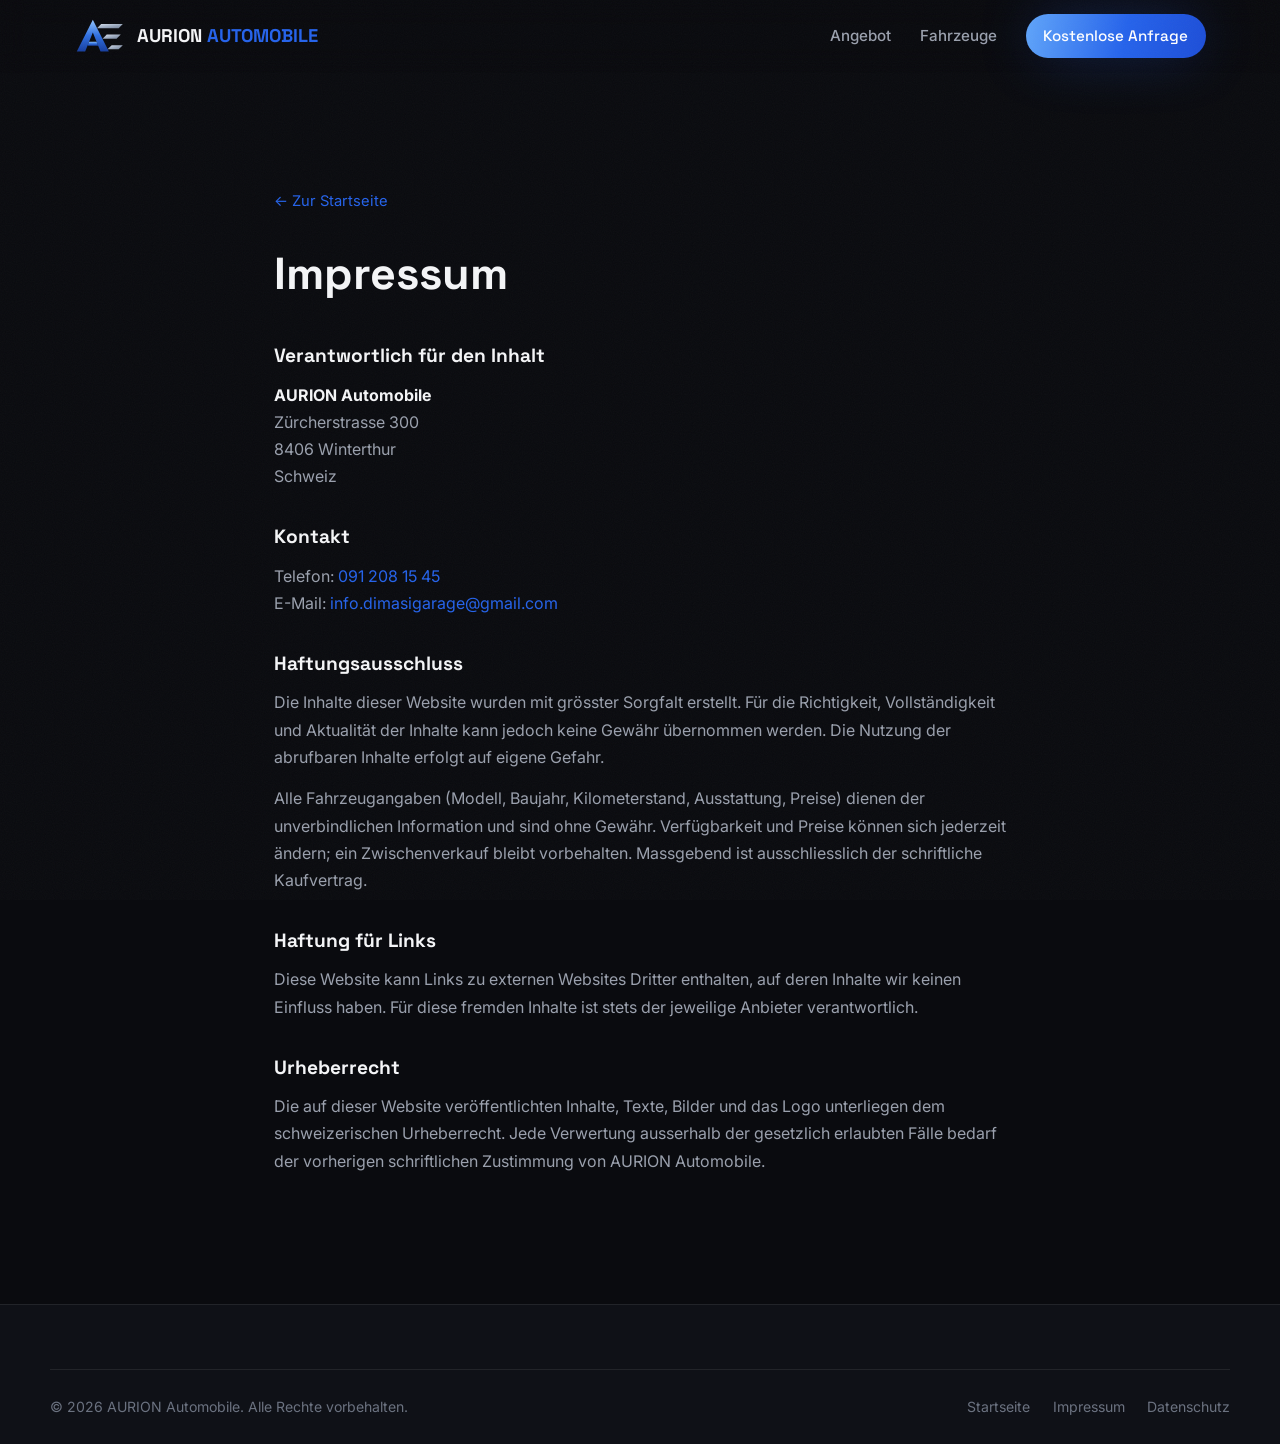
<file: dimasi-autohandel/impressum.html>
<!DOCTYPE html>
<html lang="de-CH">
<head>
  <meta charset="UTF-8" />
  <meta name="viewport" content="width=device-width, initial-scale=1.0" />
  <title>Impressum – AURION Automobile</title>
  <meta name="description" content="Impressum von AURION Automobile, Autohandel in Winterthur, Zürcherstrasse 300, 8406 Winterthur." />
  <meta name="robots" content="index, follow" />
  <meta name="theme-color" content="#0a0b0f" />
  <link rel="icon" type="image/svg+xml" href="assets/img/favicon.svg" />
  <link rel="icon" type="image/png" sizes="32x32" href="assets/img/favicon-32.png" />
  <link rel="apple-touch-icon" href="assets/img/apple-touch-icon.png" />
  <link rel="preconnect" href="https://fonts.googleapis.com" />
  <link rel="preconnect" href="https://fonts.gstatic.com" crossorigin />
  <link href="https://fonts.googleapis.com/css2?family=Inter:wght@400;500;600;700&family=Space+Grotesk:wght@500;600;700&display=swap" rel="stylesheet" />
  <link rel="stylesheet" href="css/styles.css" />
</head>
<body>
  <!-- ============ Navigation ============ -->
  <header class="nav" id="nav">
    <div class="container nav__inner">
      <a href="index.html#top" class="brand" aria-label="AURION Automobile Startseite">
        <img class="brand__logo" src="assets/img/emblem.svg" width="120" height="120" alt="" aria-hidden="true" />
        <span class="brand__text">AURION<span class="brand__accent"> AUTOMOBILE</span></span>
      </a>
      <nav class="nav__links">
        <a href="index.html#angebot">Angebot</a>
        <a href="index.html#fahrzeuge">Fahrzeuge</a>
        <a href="index.html#kontakt" class="btn btn--small btn--primary">Kostenlose Anfrage</a>
      </nav>
    </div>
  </header>

  <main>
    <section class="section legal">
      <div class="container container--narrow">
        <a class="legal__back" href="index.html#top">&larr; Zur Startseite</a>
        <h1 class="legal__title">Impressum</h1>

        <h2>Verantwortlich für den Inhalt</h2>
        <p>
          <strong>AURION Automobile</strong><br />
          Zürcherstrasse 300<br />
          8406 Winterthur<br />
          Schweiz
        </p>

        <h2>Kontakt</h2>
        <p>
          Telefon: <a href="tel:+41912081545">091 208 15 45</a><br />
          E-Mail: <a href="mailto:info.dimasigarage@gmail.com">info.dimasigarage@gmail.com</a>
        </p>

        <h2>Haftungsausschluss</h2>
        <p>
          Die Inhalte dieser Website wurden mit grösster Sorgfalt erstellt. Für die Richtigkeit,
          Vollständigkeit und Aktualität der Inhalte kann jedoch keine Gewähr übernommen werden.
          Die Nutzung der abrufbaren Inhalte erfolgt auf eigene Gefahr.
        </p>
        <p>
          Alle Fahrzeugangaben (Modell, Baujahr, Kilometerstand, Ausstattung, Preise) dienen der
          unverbindlichen Information und sind ohne Gewähr. Verfügbarkeit und Preise können sich
          jederzeit ändern; ein Zwischenverkauf bleibt vorbehalten. Massgebend ist ausschliesslich
          der schriftliche Kaufvertrag.
        </p>

        <h2>Haftung für Links</h2>
        <p>
          Diese Website kann Links zu externen Websites Dritter enthalten, auf deren Inhalte wir
          keinen Einfluss haben. Für diese fremden Inhalte ist stets der jeweilige Anbieter
          verantwortlich.
        </p>

        <h2>Urheberrecht</h2>
        <p>
          Die auf dieser Website veröffentlichten Inhalte, Texte, Bilder und das Logo unterliegen
          dem schweizerischen Urheberrecht. Jede Verwertung ausserhalb der gesetzlich erlaubten
          Fälle bedarf der vorherigen schriftlichen Zustimmung von AURION Automobile.
        </p>
      </div>
    </section>
  </main>

  <!-- ============ Footer ============ -->
  <footer class="footer">
    <div class="container footer__bottom">
      <span>© 2026 AURION Automobile. Alle Rechte vorbehalten.</span>
      <div class="footer__legal">
        <a href="index.html#top">Startseite</a>
        <a href="impressum.html">Impressum</a>
        <a href="datenschutz.html">Datenschutz</a>
      </div>
    </div>
  </footer>
</body>
</html>
</file>
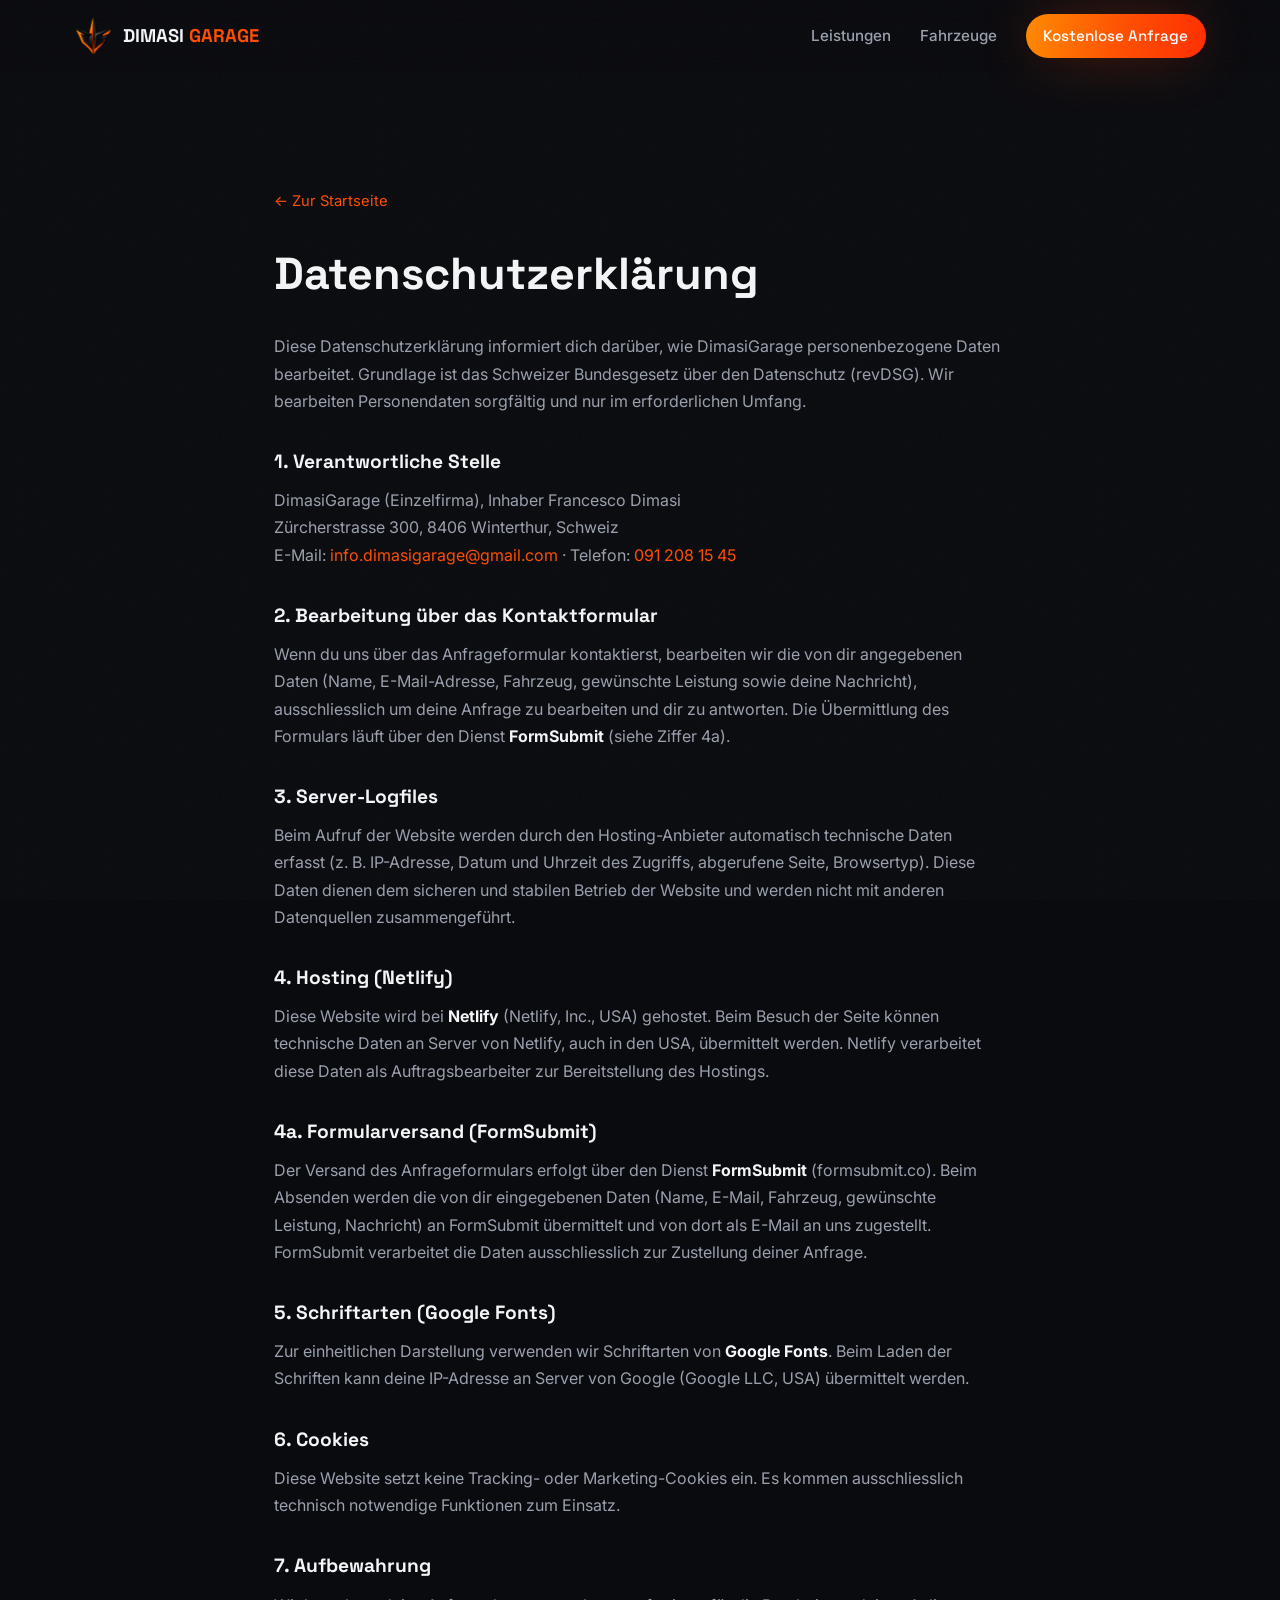
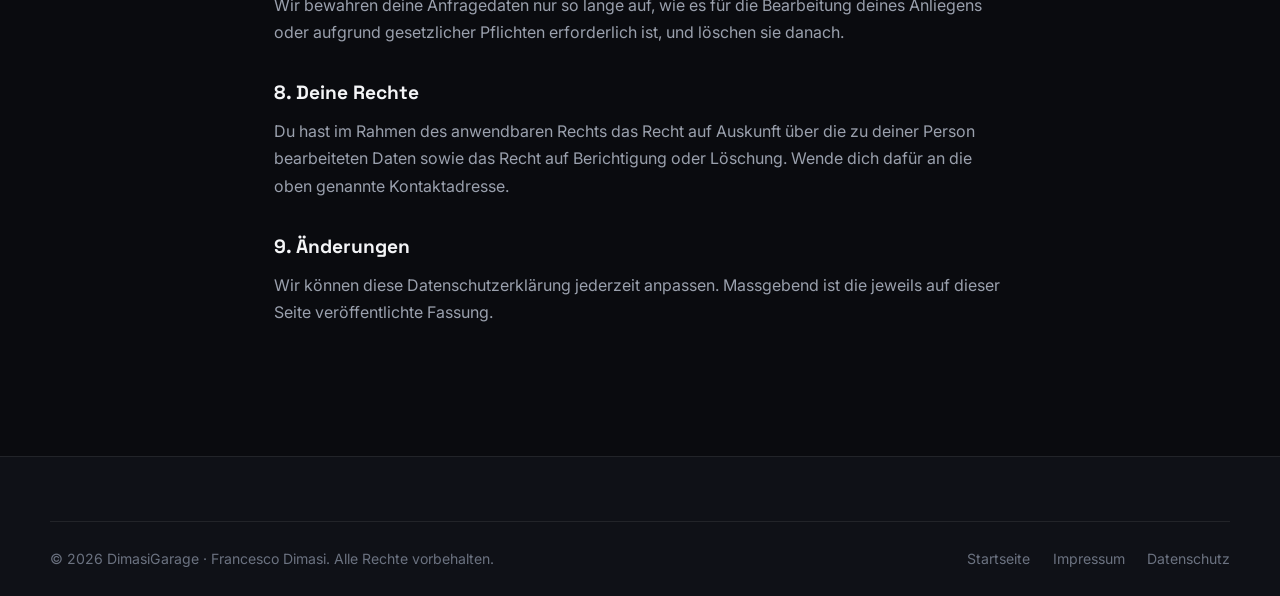
<file: dimasi-garage/datenschutz.html>
<!DOCTYPE html>
<html lang="de-CH">
<head>
  <meta charset="UTF-8" />
  <meta name="viewport" content="width=device-width, initial-scale=1.0" />
  <title>Datenschutz – DimasiGarage</title>
  <meta name="description" content="Datenschutzerklärung von DimasiGarage, Francesco Dimasi, Winterthur – nach dem Schweizer Datenschutzgesetz (revDSG)." />
  <meta name="robots" content="index, follow" />
  <meta name="theme-color" content="#0a0b0f" />
  <link rel="icon" type="image/png" href="assets/img/favicon-dg.png" />
  <link rel="preconnect" href="https://fonts.googleapis.com" />
  <link rel="preconnect" href="https://fonts.gstatic.com" crossorigin />
  <link href="https://fonts.googleapis.com/css2?family=Inter:wght@400;500;600;700&family=Space+Grotesk:wght@500;600;700&display=swap" rel="stylesheet" />
  <link rel="stylesheet" href="css/styles.css" />
</head>
<body>
  <!-- ============ Navigation ============ -->
  <header class="nav" id="nav">
    <div class="container nav__inner">
      <a href="index.html#top" class="brand" aria-label="DimasiGarage Startseite">
        <img class="brand__logo" src="assets/img/emblem.png" width="165" height="160" alt="" aria-hidden="true" />
        <span class="brand__text">DIMASI<span class="brand__accent"> GARAGE</span></span>
      </a>
      <nav class="nav__links">
        <a href="index.html#leistungen">Leistungen</a>
        <a href="index.html#fahrzeuge">Fahrzeuge</a>
        <a href="index.html#kontakt" class="btn btn--small btn--primary">Kostenlose Anfrage</a>
      </nav>
    </div>
  </header>

  <main>
    <section class="section legal">
      <div class="container container--narrow">
        <a class="legal__back" href="index.html#top">&larr; Zur Startseite</a>
        <h1 class="legal__title">Datenschutzerklärung</h1>
        <p>
          Diese Datenschutzerklärung informiert dich darüber, wie DimasiGarage personenbezogene
          Daten bearbeitet. Grundlage ist das Schweizer Bundesgesetz über den Datenschutz (revDSG).
          Wir bearbeiten Personendaten sorgfältig und nur im erforderlichen Umfang.
        </p>

        <h2>1. Verantwortliche Stelle</h2>
        <p>
          DimasiGarage (Einzelfirma), Inhaber Francesco Dimasi<br />
          Zürcherstrasse 300, 8406 Winterthur, Schweiz<br />
          E-Mail: <a href="mailto:info.dimasigarage@gmail.com">info.dimasigarage@gmail.com</a> ·
          Telefon: <a href="tel:+41912081545">091 208 15 45</a>
        </p>

        <h2>2. Bearbeitung über das Kontaktformular</h2>
        <p>
          Wenn du uns über das Anfrageformular kontaktierst, bearbeiten wir die von dir angegebenen
          Daten (Name, E-Mail-Adresse, Fahrzeug, gewünschte Leistung sowie deine Nachricht),
          ausschliesslich um deine Anfrage zu bearbeiten und dir zu antworten. Die Übermittlung
          des Formulars läuft über den Dienst <strong>FormSubmit</strong> (siehe Ziffer 4a).
        </p>

        <h2>3. Server-Logfiles</h2>
        <p>
          Beim Aufruf der Website werden durch den Hosting-Anbieter automatisch technische Daten
          erfasst (z. B. IP-Adresse, Datum und Uhrzeit des Zugriffs, abgerufene Seite, Browsertyp).
          Diese Daten dienen dem sicheren und stabilen Betrieb der Website und werden nicht mit
          anderen Datenquellen zusammengeführt.
        </p>

        <h2>4. Hosting (Netlify)</h2>
        <p>
          Diese Website wird bei <strong>Netlify</strong> (Netlify, Inc., USA) gehostet. Beim Besuch
          der Seite können technische Daten an Server von Netlify, auch in den USA, übermittelt
          werden. Netlify verarbeitet diese Daten als Auftragsbearbeiter zur Bereitstellung des
          Hostings.
        </p>

        <h2>4a. Formularversand (FormSubmit)</h2>
        <p>
          Der Versand des Anfrageformulars erfolgt über den Dienst <strong>FormSubmit</strong>
          (formsubmit.co). Beim Absenden werden die von dir eingegebenen Daten (Name, E-Mail,
          Fahrzeug, gewünschte Leistung, Nachricht) an FormSubmit übermittelt und von dort als
          E-Mail an uns zugestellt. FormSubmit verarbeitet die Daten ausschliesslich zur
          Zustellung deiner Anfrage.
        </p>

        <h2>5. Schriftarten (Google Fonts)</h2>
        <p>
          Zur einheitlichen Darstellung verwenden wir Schriftarten von <strong>Google Fonts</strong>.
          Beim Laden der Schriften kann deine IP-Adresse an Server von Google (Google LLC, USA)
          übermittelt werden.
        </p>

        <h2>6. Cookies</h2>
        <p>
          Diese Website setzt keine Tracking- oder Marketing-Cookies ein. Es kommen ausschliesslich
          technisch notwendige Funktionen zum Einsatz.
        </p>

        <h2>7. Aufbewahrung</h2>
        <p>
          Wir bewahren deine Anfragedaten nur so lange auf, wie es für die Bearbeitung deines
          Anliegens oder aufgrund gesetzlicher Pflichten erforderlich ist, und löschen sie danach.
        </p>

        <h2>8. Deine Rechte</h2>
        <p>
          Du hast im Rahmen des anwendbaren Rechts das Recht auf Auskunft über die zu deiner Person
          bearbeiteten Daten sowie das Recht auf Berichtigung oder Löschung. Wende dich dafür an die
          oben genannte Kontaktadresse.
        </p>

        <h2>9. Änderungen</h2>
        <p>
          Wir können diese Datenschutzerklärung jederzeit anpassen. Massgebend ist die jeweils auf
          dieser Seite veröffentlichte Fassung.
        </p>
      </div>
    </section>
  </main>

  <!-- ============ Footer ============ -->
  <footer class="footer">
    <div class="container footer__bottom">
      <span>© 2026 DimasiGarage · Francesco Dimasi. Alle Rechte vorbehalten.</span>
      <div class="footer__legal">
        <a href="index.html#top">Startseite</a>
        <a href="impressum.html">Impressum</a>
        <a href="datenschutz.html">Datenschutz</a>
      </div>
    </div>
  </footer>
</body>
</html>
</file>
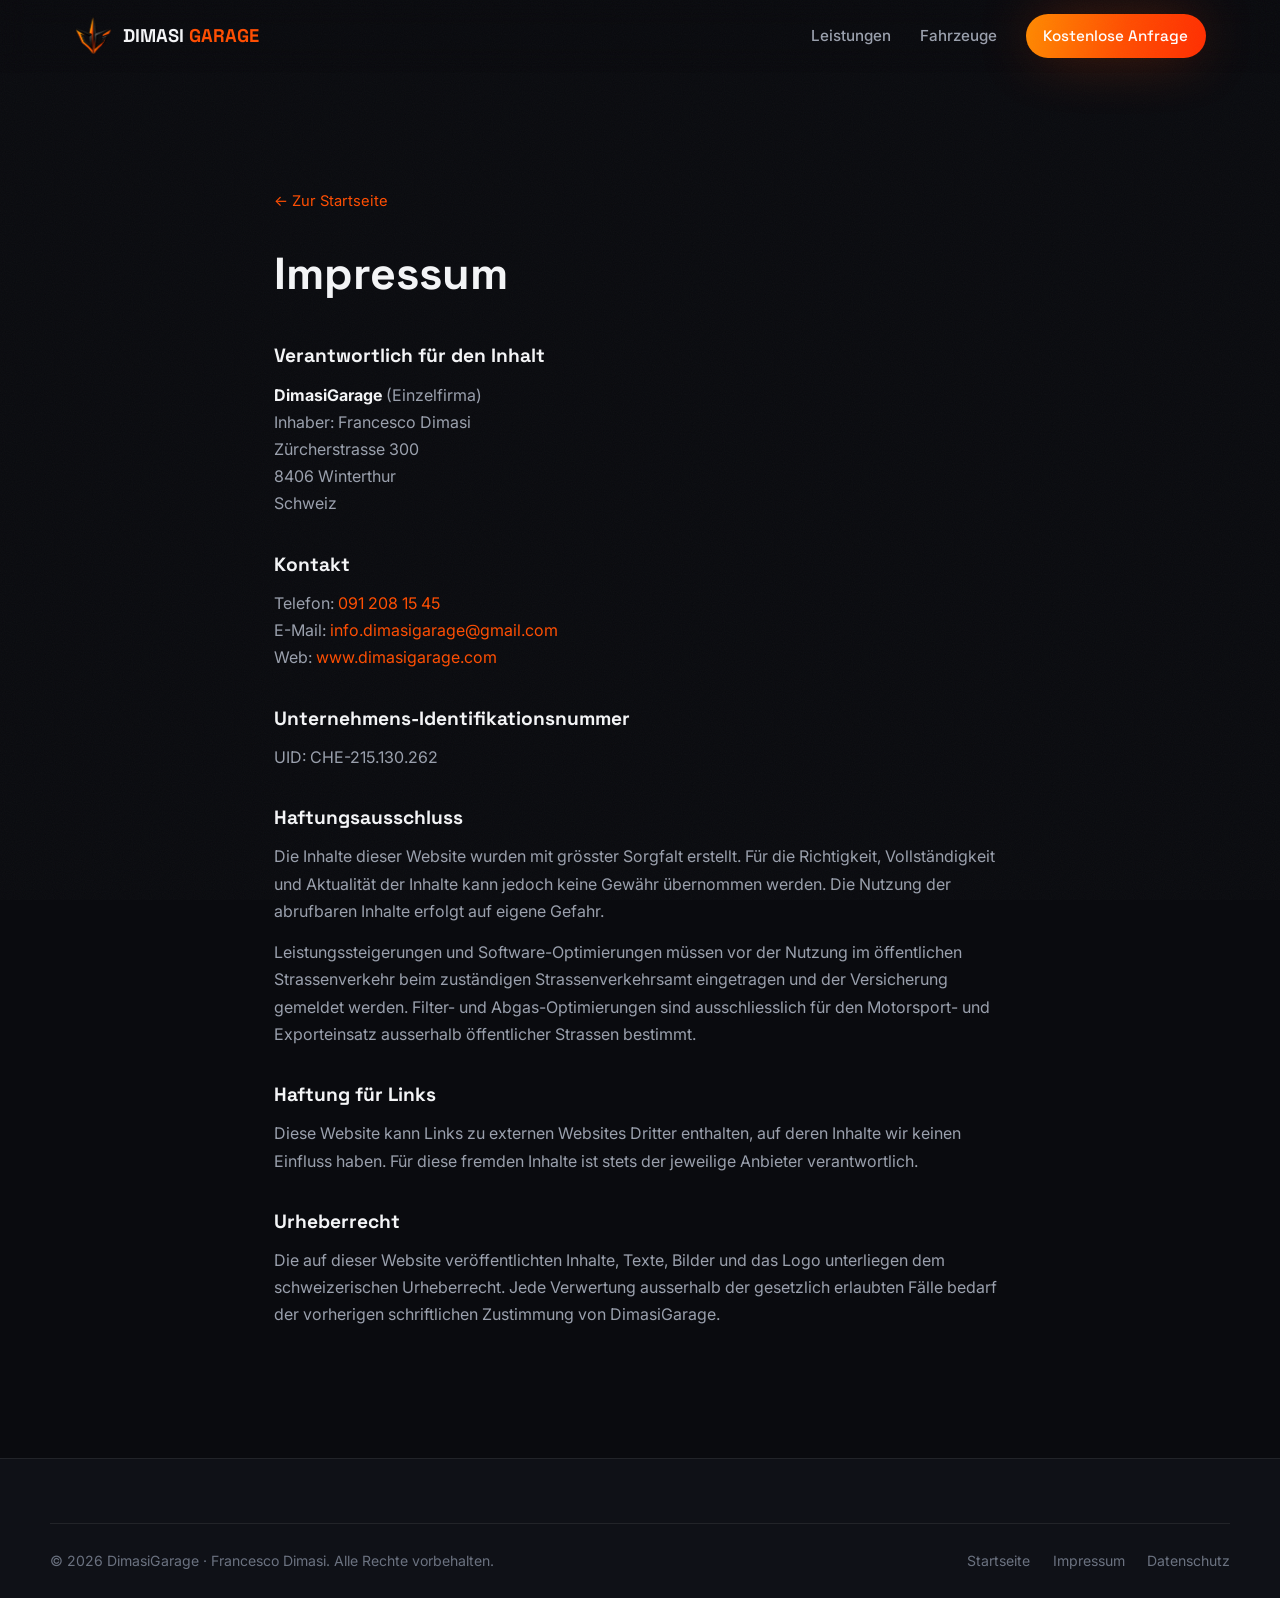
<file: dimasi-garage/impressum.html>
<!DOCTYPE html>
<html lang="de-CH">
<head>
  <meta charset="UTF-8" />
  <meta name="viewport" content="width=device-width, initial-scale=1.0" />
  <title>Impressum – DimasiGarage</title>
  <meta name="description" content="Impressum der Einzelfirma DimasiGarage, Francesco Dimasi, Zürcherstrasse 300, 8406 Winterthur." />
  <meta name="robots" content="index, follow" />
  <meta name="theme-color" content="#0a0b0f" />
  <link rel="icon" type="image/png" href="assets/img/favicon-dg.png" />
  <link rel="preconnect" href="https://fonts.googleapis.com" />
  <link rel="preconnect" href="https://fonts.gstatic.com" crossorigin />
  <link href="https://fonts.googleapis.com/css2?family=Inter:wght@400;500;600;700&family=Space+Grotesk:wght@500;600;700&display=swap" rel="stylesheet" />
  <link rel="stylesheet" href="css/styles.css" />
</head>
<body>
  <!-- ============ Navigation ============ -->
  <header class="nav" id="nav">
    <div class="container nav__inner">
      <a href="index.html#top" class="brand" aria-label="DimasiGarage Startseite">
        <img class="brand__logo" src="assets/img/emblem.png" width="165" height="160" alt="" aria-hidden="true" />
        <span class="brand__text">DIMASI<span class="brand__accent"> GARAGE</span></span>
      </a>
      <nav class="nav__links">
        <a href="index.html#leistungen">Leistungen</a>
        <a href="index.html#fahrzeuge">Fahrzeuge</a>
        <a href="index.html#kontakt" class="btn btn--small btn--primary">Kostenlose Anfrage</a>
      </nav>
    </div>
  </header>

  <main>
    <section class="section legal">
      <div class="container container--narrow">
        <a class="legal__back" href="index.html#top">&larr; Zur Startseite</a>
        <h1 class="legal__title">Impressum</h1>

        <h2>Verantwortlich für den Inhalt</h2>
        <p>
          <strong>DimasiGarage</strong> (Einzelfirma)<br />
          Inhaber: Francesco Dimasi<br />
          Zürcherstrasse 300<br />
          8406 Winterthur<br />
          Schweiz
        </p>

        <h2>Kontakt</h2>
        <p>
          Telefon: <a href="tel:+41912081545">091 208 15 45</a><br />
          E-Mail: <a href="mailto:info.dimasigarage@gmail.com">info.dimasigarage@gmail.com</a><br />
          Web: <a href="https://www.dimasigarage.com" target="_blank" rel="noopener">www.dimasigarage.com</a>
        </p>

        <h2>Unternehmens-Identifikationsnummer</h2>
        <p>UID: CHE-215.130.262</p>

        <h2>Haftungsausschluss</h2>
        <p>
          Die Inhalte dieser Website wurden mit grösster Sorgfalt erstellt. Für die Richtigkeit,
          Vollständigkeit und Aktualität der Inhalte kann jedoch keine Gewähr übernommen werden.
          Die Nutzung der abrufbaren Inhalte erfolgt auf eigene Gefahr.
        </p>
        <p>
          Leistungssteigerungen und Software-Optimierungen müssen vor der Nutzung im öffentlichen
          Strassenverkehr beim zuständigen Strassenverkehrsamt eingetragen und der Versicherung
          gemeldet werden. Filter- und Abgas-Optimierungen sind ausschliesslich für den Motorsport-
          und Exporteinsatz ausserhalb öffentlicher Strassen bestimmt.
        </p>

        <h2>Haftung für Links</h2>
        <p>
          Diese Website kann Links zu externen Websites Dritter enthalten, auf deren Inhalte wir
          keinen Einfluss haben. Für diese fremden Inhalte ist stets der jeweilige Anbieter
          verantwortlich.
        </p>

        <h2>Urheberrecht</h2>
        <p>
          Die auf dieser Website veröffentlichten Inhalte, Texte, Bilder und das Logo unterliegen
          dem schweizerischen Urheberrecht. Jede Verwertung ausserhalb der gesetzlich erlaubten
          Fälle bedarf der vorherigen schriftlichen Zustimmung von DimasiGarage.
        </p>
      </div>
    </section>
  </main>

  <!-- ============ Footer ============ -->
  <footer class="footer">
    <div class="container footer__bottom">
      <span>© 2026 DimasiGarage · Francesco Dimasi. Alle Rechte vorbehalten.</span>
      <div class="footer__legal">
        <a href="index.html#top">Startseite</a>
        <a href="impressum.html">Impressum</a>
        <a href="datenschutz.html">Datenschutz</a>
      </div>
    </div>
  </footer>
</body>
</html>
</file>
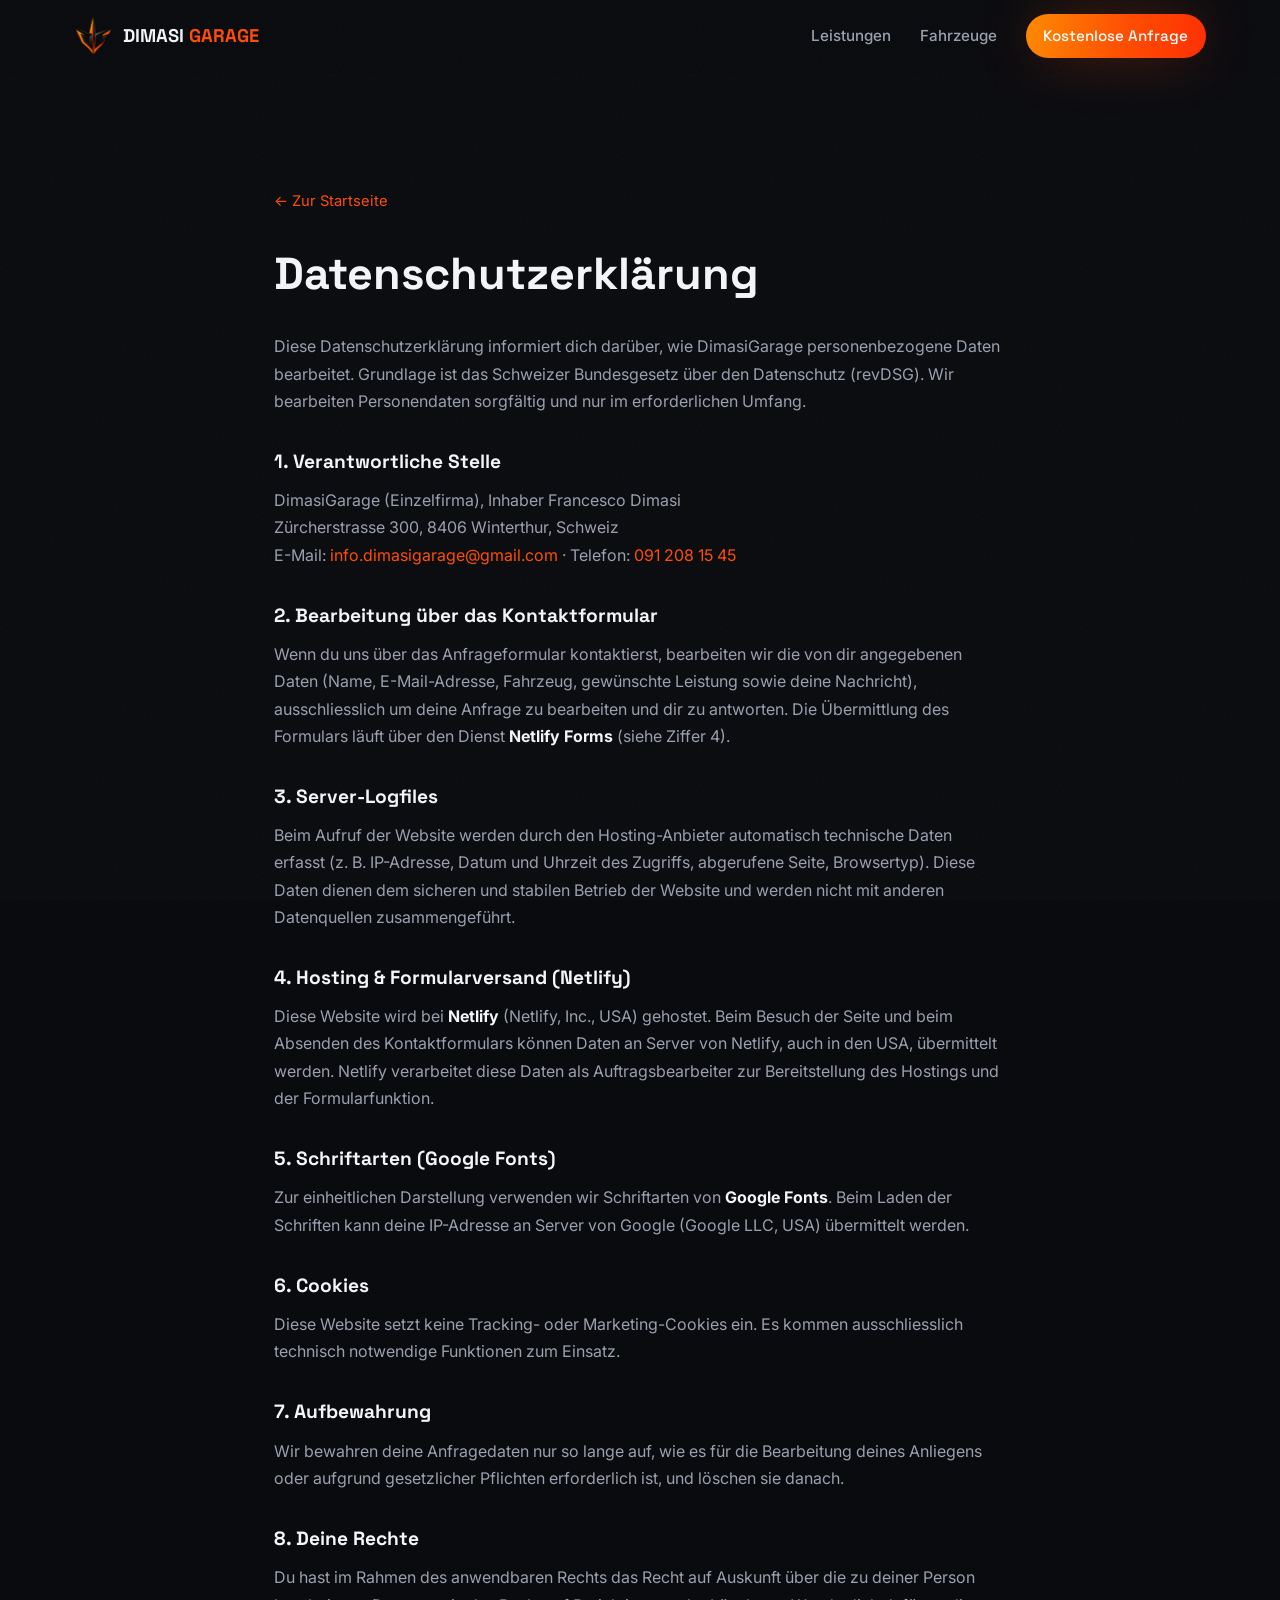
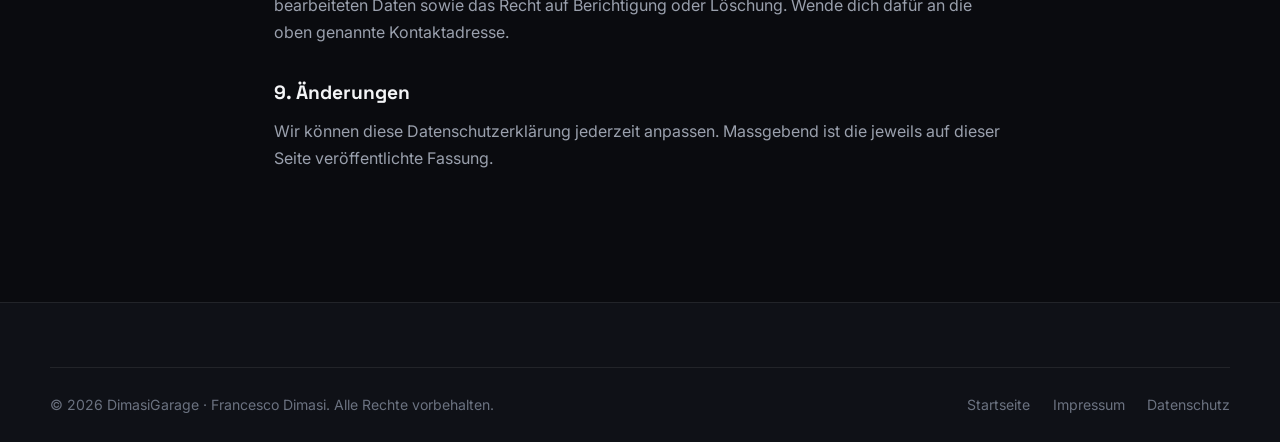
<file: tuningfiles-germany/datenschutz.html>
<!DOCTYPE html>
<html lang="de-CH">
<head>
  <meta charset="UTF-8" />
  <meta name="viewport" content="width=device-width, initial-scale=1.0" />
  <title>Datenschutz – DimasiGarage</title>
  <meta name="description" content="Datenschutzerklärung von DimasiGarage, Francesco Dimasi, Winterthur – nach dem Schweizer Datenschutzgesetz (revDSG)." />
  <meta name="robots" content="index, follow" />
  <meta name="theme-color" content="#0a0b0f" />
  <link rel="icon" type="image/png" href="assets/img/favicon-dg.png" />
  <link rel="preconnect" href="https://fonts.googleapis.com" />
  <link rel="preconnect" href="https://fonts.gstatic.com" crossorigin />
  <link href="https://fonts.googleapis.com/css2?family=Inter:wght@400;500;600;700&family=Space+Grotesk:wght@500;600;700&display=swap" rel="stylesheet" />
  <link rel="stylesheet" href="css/styles.css" />
</head>
<body>
  <!-- ============ Navigation ============ -->
  <header class="nav" id="nav">
    <div class="container nav__inner">
      <a href="index.html#top" class="brand" aria-label="DimasiGarage Startseite">
        <img class="brand__logo" src="assets/img/emblem.png" width="165" height="160" alt="" aria-hidden="true" />
        <span class="brand__text">DIMASI<span class="brand__accent"> GARAGE</span></span>
      </a>
      <nav class="nav__links">
        <a href="index.html#leistungen">Leistungen</a>
        <a href="index.html#fahrzeuge">Fahrzeuge</a>
        <a href="index.html#kontakt" class="btn btn--small btn--primary">Kostenlose Anfrage</a>
      </nav>
    </div>
  </header>

  <main>
    <section class="section legal">
      <div class="container container--narrow">
        <a class="legal__back" href="index.html#top">&larr; Zur Startseite</a>
        <h1 class="legal__title">Datenschutzerklärung</h1>
        <p>
          Diese Datenschutzerklärung informiert dich darüber, wie DimasiGarage personenbezogene
          Daten bearbeitet. Grundlage ist das Schweizer Bundesgesetz über den Datenschutz (revDSG).
          Wir bearbeiten Personendaten sorgfältig und nur im erforderlichen Umfang.
        </p>

        <h2>1. Verantwortliche Stelle</h2>
        <p>
          DimasiGarage (Einzelfirma), Inhaber Francesco Dimasi<br />
          Zürcherstrasse 300, 8406 Winterthur, Schweiz<br />
          E-Mail: <a href="mailto:info.dimasigarage@gmail.com">info.dimasigarage@gmail.com</a> ·
          Telefon: <a href="tel:+41912081545">091 208 15 45</a>
        </p>

        <h2>2. Bearbeitung über das Kontaktformular</h2>
        <p>
          Wenn du uns über das Anfrageformular kontaktierst, bearbeiten wir die von dir angegebenen
          Daten (Name, E-Mail-Adresse, Fahrzeug, gewünschte Leistung sowie deine Nachricht),
          ausschliesslich um deine Anfrage zu bearbeiten und dir zu antworten. Die Übermittlung
          des Formulars läuft über den Dienst <strong>Netlify Forms</strong> (siehe Ziffer 4).
        </p>

        <h2>3. Server-Logfiles</h2>
        <p>
          Beim Aufruf der Website werden durch den Hosting-Anbieter automatisch technische Daten
          erfasst (z. B. IP-Adresse, Datum und Uhrzeit des Zugriffs, abgerufene Seite, Browsertyp).
          Diese Daten dienen dem sicheren und stabilen Betrieb der Website und werden nicht mit
          anderen Datenquellen zusammengeführt.
        </p>

        <h2>4. Hosting &amp; Formularversand (Netlify)</h2>
        <p>
          Diese Website wird bei <strong>Netlify</strong> (Netlify, Inc., USA) gehostet. Beim Besuch
          der Seite und beim Absenden des Kontaktformulars können Daten an Server von Netlify, auch
          in den USA, übermittelt werden. Netlify verarbeitet diese Daten als Auftragsbearbeiter zur
          Bereitstellung des Hostings und der Formularfunktion.
        </p>

        <h2>5. Schriftarten (Google Fonts)</h2>
        <p>
          Zur einheitlichen Darstellung verwenden wir Schriftarten von <strong>Google Fonts</strong>.
          Beim Laden der Schriften kann deine IP-Adresse an Server von Google (Google LLC, USA)
          übermittelt werden.
        </p>

        <h2>6. Cookies</h2>
        <p>
          Diese Website setzt keine Tracking- oder Marketing-Cookies ein. Es kommen ausschliesslich
          technisch notwendige Funktionen zum Einsatz.
        </p>

        <h2>7. Aufbewahrung</h2>
        <p>
          Wir bewahren deine Anfragedaten nur so lange auf, wie es für die Bearbeitung deines
          Anliegens oder aufgrund gesetzlicher Pflichten erforderlich ist, und löschen sie danach.
        </p>

        <h2>8. Deine Rechte</h2>
        <p>
          Du hast im Rahmen des anwendbaren Rechts das Recht auf Auskunft über die zu deiner Person
          bearbeiteten Daten sowie das Recht auf Berichtigung oder Löschung. Wende dich dafür an die
          oben genannte Kontaktadresse.
        </p>

        <h2>9. Änderungen</h2>
        <p>
          Wir können diese Datenschutzerklärung jederzeit anpassen. Massgebend ist die jeweils auf
          dieser Seite veröffentlichte Fassung.
        </p>
      </div>
    </section>
  </main>

  <!-- ============ Footer ============ -->
  <footer class="footer">
    <div class="container footer__bottom">
      <span>© 2026 DimasiGarage · Francesco Dimasi. Alle Rechte vorbehalten.</span>
      <div class="footer__legal">
        <a href="index.html#top">Startseite</a>
        <a href="impressum.html">Impressum</a>
        <a href="datenschutz.html">Datenschutz</a>
      </div>
    </div>
  </footer>
</body>
</html>
</file>
<file: dimasi-autohandel/css/styles.css>
/* =====================================================
   AURION Automobile — Design System
   Aufgebaut nach dem "Premium Webseiten"-Leitfaden:
   konsistente Tokens (Farben, Schriften, Abstände),
   echte Inhalte, dezente Animationen, voll responsive.
   ===================================================== */

:root {
  /* --- Farben --- */
  --bg:        #0a0b0f;
  --bg-soft:   #0f1117;
  --surface:   #14161d;
  --surface-2: #1b1e27;
  --border:    rgba(255, 255, 255, .08);
  --border-strong: rgba(255, 255, 255, .14);

  --text:      #f4f5f7;
  --text-muted:#9aa0ad;
  --text-dim:  #6b7280;

  --accent:    #2563eb;
  --accent-2:  #60a5fa;
  --accent-soft: rgba(37, 99, 235, .14);
  --gradient:  linear-gradient(100deg, #60a5fa 0%, #2563eb 55%, #1d4ed8 100%);

  /* --- Luxus: Metallic-Schimmer (Silber/Chrom) + Glas --- */
  --metal:     linear-gradient(135deg, #eaf1fb 0%, #b9cce6 28%, #8aa6cf 52%, #eef4fc 78%, #a9c0de 100%);
  --glass-bg:  linear-gradient(180deg, rgba(255,255,255,.05), rgba(255,255,255,.015));
  --glass-hi:  inset 0 1px 0 rgba(255,255,255,.07);
  --hairline:  rgba(255,255,255,.10);

  /* --- Typografie --- */
  --font-head: "Space Grotesk", system-ui, sans-serif;
  --font-body: "Inter", system-ui, -apple-system, sans-serif;

  /* --- Abstände (8px-Raster) --- */
  --space-1: .5rem;
  --space-2: 1rem;
  --space-3: 1.5rem;
  --space-4: 2rem;
  --space-6: 3rem;
  --space-8: 4rem;
  --space-12: 6rem;

  /* --- Radius & Schatten --- */
  --radius:   16px;
  --radius-lg:24px;
  --radius-pill: 999px;
  --shadow:   0 24px 60px -20px rgba(0, 0, 0, .6);
  --shadow-glow: 0 0 60px -10px rgba(37, 99, 235, .45);

  --maxw: 1180px;
}

/* --- Reset --- */
*, *::before, *::after { box-sizing: border-box; margin: 0; padding: 0; }
html { scroll-behavior: smooth; -webkit-text-size-adjust: 100%; overflow-x: clip; }
body {
  font-family: var(--font-body);
  background: var(--bg);
  color: var(--text);
  line-height: 1.6;
  overflow-x: hidden;
  -webkit-font-smoothing: antialiased;
}
img, svg { display: block; max-width: 100%; }
a { color: inherit; text-decoration: none; }
ul, ol { list-style: none; }
button { font-family: inherit; cursor: pointer; border: none; background: none; }
::selection { background: var(--accent); color: #fff; }

/* --- Layout helpers --- */
.container { width: 100%; max-width: var(--maxw); margin-inline: auto; padding-inline: 1.5rem; }
.container--narrow { max-width: 780px; }
.text-gradient {
  background: var(--gradient);
  -webkit-background-clip: text; background-clip: text;
  -webkit-text-fill-color: transparent; color: transparent;
}

/* --- Scroll progress --- */
.scroll-progress {
  position: fixed; top: 0; left: 0; height: 3px; width: 0;
  background: var(--gradient); z-index: 200; transition: width .1s linear;
}

/* =====================================================
   Buttons
   ===================================================== */
.btn {
  --pad-y: .85rem; --pad-x: 1.4rem;
  display: inline-flex; align-items: center; justify-content: center; gap: .55rem;
  padding: var(--pad-y) var(--pad-x);
  font-family: var(--font-head); font-weight: 600; font-size: .98rem;
  border-radius: var(--radius-pill);
  transition: transform .2s ease, box-shadow .25s ease, background .25s ease, border-color .25s ease;
  white-space: nowrap;
}
.btn svg { transition: transform .25s ease; }
.btn:hover svg { transform: translateX(3px); }
.btn--primary { background: var(--gradient); color: #fff; box-shadow: var(--shadow-glow); }
.btn--primary:hover { transform: translateY(-2px); box-shadow: 0 0 70px -6px rgba(37,99,235,.6); }
.btn--ghost { background: transparent; color: var(--text); border: 1px solid var(--border-strong); }
.btn--ghost:hover { background: rgba(255,255,255,.05); transform: translateY(-2px); }
.btn--large { --pad-y: 1.05rem; --pad-x: 1.9rem; font-size: 1.05rem; }
.btn--small { --pad-y: .6rem; --pad-x: 1.1rem; font-size: .9rem; }
.btn--block { width: 100%; }

/* =====================================================
   Navigation
   ===================================================== */
.nav {
  position: sticky; top: 0; z-index: 100;
  -webkit-backdrop-filter: blur(14px);
  backdrop-filter: blur(14px);
  background: rgba(10, 11, 15, .72);
  border-bottom: 1px solid transparent;
  transition: background .3s ease, border-color .3s ease;
}
.nav.is-scrolled { background: rgba(10, 11, 15, .85); border-bottom-color: var(--border); }
.nav__inner { display: flex; align-items: center; justify-content: space-between; height: 72px; }

.brand { display: inline-flex; align-items: center; gap: .6rem; font-family: var(--font-head); font-weight: 700; font-size: 1.15rem; }
.brand__mark {
  display: grid; place-items: center; width: 38px; height: 38px; border-radius: 11px;
  background: var(--gradient); color: #fff; box-shadow: var(--shadow-glow);
}
.brand__accent { color: var(--accent); }
.brand__logo { height: 38px; width: auto; }

.nav__links { display: flex; align-items: center; gap: 1.8rem; }
.nav__links a { font-size: .95rem; color: var(--text-muted); font-weight: 500; transition: color .2s ease; }
.nav__links a:hover { color: var(--text); }
.nav__links a.btn { color: #fff; }

.nav__toggle { display: none; flex-direction: column; gap: 5px; padding: 8px; }
.nav__toggle span { width: 24px; height: 2px; background: var(--text); border-radius: 2px; transition: .25s ease; }
.nav__toggle[aria-expanded="true"] span:nth-child(1) { transform: translateY(7px) rotate(45deg); }
.nav__toggle[aria-expanded="true"] span:nth-child(2) { opacity: 0; }
.nav__toggle[aria-expanded="true"] span:nth-child(3) { transform: translateY(-7px) rotate(-45deg); }

/* =====================================================
   Hero
   ===================================================== */
.hero { position: relative; padding: clamp(3rem, 8vw, 6rem) 0 5rem; overflow: hidden; }
.hero__inner { position: relative; z-index: 2; max-width: 760px; }
.hero__glow {
  position: absolute; top: -20%; left: 50%; transform: translateX(-50%);
  width: 900px; height: 900px; border-radius: 50%;
  background: radial-gradient(circle, rgba(37,99,235,.22), transparent 60%);
  filter: blur(40px); z-index: 1; pointer-events: none;
}
.hero__grid-bg {
  position: absolute; inset: 0; z-index: 0; opacity: .4; pointer-events: none;
  background-image:
    linear-gradient(rgba(255,255,255,.04) 1px, transparent 1px),
    linear-gradient(90deg, rgba(255,255,255,.04) 1px, transparent 1px);
  background-size: 54px 54px;
  mask-image: radial-gradient(circle at 50% 30%, #000 0%, transparent 75%);
  -webkit-mask-image: radial-gradient(circle at 50% 30%, #000 0%, transparent 75%);
}

.badge {
  display: inline-flex; align-items: center; gap: .55rem;
  padding: .5rem 1rem; border-radius: var(--radius-pill);
  background: var(--surface); border: 1px solid var(--border);
  font-size: .85rem; color: var(--text-muted); margin-bottom: 1.6rem;
}
.badge__dot { width: 8px; height: 8px; border-radius: 50%; background: var(--accent); box-shadow: 0 0 10px var(--accent); animation: pulse 2s infinite; }
@keyframes pulse { 0%,100% { opacity: 1; } 50% { opacity: .35; } }

.hero__title {
  font-family: var(--font-head); font-weight: 700;
  font-size: clamp(2.5rem, 6.5vw, 4.6rem); line-height: 1.04; letter-spacing: -.02em;
  margin-bottom: 1.5rem;
}
.hero__sub { font-size: clamp(1.05rem, 2vw, 1.25rem); color: var(--text-muted); max-width: 600px; margin-bottom: 2.2rem; }
.hero__cta { display: flex; flex-wrap: wrap; gap: 1rem; margin-bottom: 2.4rem; }
.hero__trust { display: flex; flex-wrap: wrap; gap: 1.5rem; }
.hero__trust li { display: inline-flex; align-items: center; gap: .5rem; font-size: .92rem; color: var(--text-muted); }
.hero__trust svg { color: var(--accent); }

/* Hero gauge card */
.hero__card {
  position: absolute; right: max(1.5rem, calc(50% - var(--maxw) / 2 + 1.5rem)); top: 50%;
  transform: translateY(-42%); z-index: 5; width: 360px;
}
.gauge {
  background: linear-gradient(180deg, var(--surface-2), var(--surface));
  border: 1px solid var(--border); border-radius: var(--radius-lg);
  padding: 1.6rem; box-shadow: var(--shadow);
}
.gauge__label { font-size: .8rem; color: var(--text-dim); text-transform: uppercase; letter-spacing: .08em; }
.gauge__value { font-family: var(--font-head); font-weight: 700; font-size: 3.4rem; line-height: 1; margin: .3rem 0 1.3rem; }
.gauge__value .counter { background: var(--gradient); -webkit-background-clip: text; background-clip: text; -webkit-text-fill-color: transparent; }
.gauge__bars { display: flex; flex-direction: column; gap: .7rem; margin-bottom: 1.4rem; }
.gauge__bar span { display: block; height: 30px; border-radius: 8px; background: var(--surface); position: relative; overflow: hidden; }
.gauge__bar span::after { content: ""; position: absolute; inset: 0; width: var(--w); background: rgba(255,255,255,.12); border-radius: 8px; transform-origin: left; animation: grow 1.4s cubic-bezier(.2,.8,.2,1) both; }
.gauge__bar--tuned span::after { background: var(--gradient); }
.gauge__bar i { position: absolute; left: 10px; top: 50%; transform: translateY(-50%); z-index: 2; font-style: normal; font-size: .78rem; font-weight: 600; }
@keyframes grow { from { transform: scaleX(0); } to { transform: scaleX(1); } }
.gauge__meta { display: grid; grid-template-columns: 1fr 1fr; gap: 1rem; padding-top: 1.2rem; border-top: 1px solid var(--border); }
.gauge__meta strong { display: block; font-family: var(--font-head); font-size: 1.4rem; }
.gauge__meta span { font-size: .78rem; color: var(--text-dim); }

/* =====================================================
   Marken-Strip
   ===================================================== */
.strip { border-block: 1px solid var(--border); background: var(--bg-soft); padding: 1.6rem 0; }
.strip__inner { display: flex; align-items: center; gap: 2rem; }
.strip__label { flex-shrink: 0; font-size: .82rem; color: var(--text-dim); text-transform: uppercase; letter-spacing: .08em; }
.strip__marquee { flex: 1; min-width: 0; max-width: 100%; overflow: hidden; mask-image: linear-gradient(90deg, transparent, #000 8%, #000 92%, transparent); -webkit-mask-image: linear-gradient(90deg, transparent, #000 8%, #000 92%, transparent); }
.strip__track { display: flex; gap: 2.6rem; width: max-content; animation: marquee 32s linear infinite; }
.strip__track span { font-family: var(--font-head); font-weight: 600; font-size: 1.1rem; color: var(--text-muted); white-space: nowrap; }
@keyframes marquee { to { transform: translateX(-50%); } }

/* =====================================================
   Stats
   ===================================================== */
.stats { padding: var(--space-8) 0; }
.stats__grid { display: grid; grid-template-columns: repeat(4, 1fr); gap: 1.5rem; }
.stat { text-align: center; padding: 1.7rem 1.4rem; background: var(--surface); border: 1px solid var(--border); border-radius: var(--radius); transition: transform .25s ease, border-color .25s ease; }
.stat:hover { transform: translateY(-4px); border-color: var(--border-strong); }
.stat__num { font-family: var(--font-head); font-weight: 700; font-size: clamp(2rem, 4vw, 2.8rem); line-height: 1; }
.stat__num .counter { background: var(--gradient); -webkit-background-clip: text; background-clip: text; -webkit-text-fill-color: transparent; }
.stat__icon { font-size: 1.9rem; margin-bottom: .7rem; }
.stat__title { font-family: var(--font-head); font-weight: 700; font-size: 1.3rem; background: var(--gradient); -webkit-background-clip: text; background-clip: text; -webkit-text-fill-color: transparent; }
.stat__label { color: var(--text-muted); font-size: .92rem; margin-top: .5rem; }

/* =====================================================
   Sections
   ===================================================== */
.section { padding: var(--space-12) 0; }
.section--alt { background: var(--bg-soft); }
.section__head { max-width: 680px; margin: 0 auto var(--space-8); text-align: center; }
.eyebrow { display: inline-block; font-family: var(--font-head); font-weight: 600; font-size: .82rem; letter-spacing: .12em; text-transform: uppercase; color: var(--accent); margin-bottom: .9rem; }
.section__title { font-family: var(--font-head); font-weight: 700; font-size: clamp(1.9rem, 4.5vw, 3rem); line-height: 1.08; letter-spacing: -.02em; }
.section__lead { color: var(--text-muted); font-size: 1.08rem; margin-top: 1rem; }

/* --- Service cards --- */
.cards { display: grid; grid-template-columns: repeat(4, 1fr); gap: 1.2rem; }
.card {
  background: var(--surface); border: 1px solid var(--border); border-radius: var(--radius);
  padding: 1.6rem; position: relative; overflow: hidden;
  transition: transform .25s ease, border-color .25s ease, background .25s ease;
}
.card::before { content: ""; position: absolute; inset: 0 0 auto 0; height: 2px; background: var(--gradient); transform: scaleX(0); transform-origin: left; transition: transform .3s ease; }
.card:hover { transform: translateY(-5px); border-color: var(--border-strong); background: var(--surface-2); }
.card:hover::before { transform: scaleX(1); }
.card__icon { font-size: 1.9rem; margin-bottom: .9rem; }
.card h3 { font-family: var(--font-head); font-size: 1.15rem; margin-bottom: .55rem; }
.card p { color: var(--text-muted); font-size: .94rem; margin-bottom: 1rem; }
.card__tag { display: inline-block; font-size: .78rem; font-weight: 600; color: var(--accent); background: var(--accent-soft); padding: .35rem .75rem; border-radius: var(--radius-pill); }

/* --- Vehicles --- */
.vehicles { display: grid; grid-template-columns: repeat(4, 1fr); gap: 1.2rem; }
.vehicle { text-align: center; padding: 2.2rem 1.4rem; background: var(--surface); border: 1px solid var(--border); border-radius: var(--radius); transition: transform .25s ease, border-color .25s ease; }
.vehicle:hover { transform: translateY(-5px); border-color: var(--accent); }
.vehicle__icon { display: grid; place-items: center; width: 70px; height: 70px; margin: 0 auto 1.1rem; border-radius: 18px; background: var(--accent-soft); color: var(--accent); }
.vehicle h3 { font-family: var(--font-head); font-size: 1.15rem; margin-bottom: .5rem; }
.vehicle p { color: var(--text-muted); font-size: .92rem; }

/* --- Steps --- */
.steps { display: grid; grid-template-columns: repeat(4, 1fr); gap: 1.2rem; counter-reset: step; }
.step { position: relative; padding: 2rem 1.5rem; background: var(--surface); border: 1px solid var(--border); border-radius: var(--radius); }
.step__num { font-family: var(--font-head); font-weight: 700; font-size: 2.4rem; background: var(--gradient); -webkit-background-clip: text; background-clip: text; -webkit-text-fill-color: transparent; display: block; margin-bottom: .8rem; }
.step h3 { font-family: var(--font-head); font-size: 1.15rem; margin-bottom: .5rem; }
.step p { color: var(--text-muted); font-size: .94rem; }

/* --- Split (Warum wir) --- */
.split { display: grid; grid-template-columns: 1fr 1fr; gap: var(--space-8); align-items: center; }
.split .section__title, .split .section__head, .split .section__lead { text-align: left; margin-left: 0; }
.checklist { display: flex; flex-direction: column; gap: .9rem; margin: 1.8rem 0 2.2rem; }
.checklist li { display: flex; align-items: center; gap: .75rem; font-size: 1.02rem; }
.checklist svg { color: var(--accent); flex-shrink: 0; }

/* --- Dyno chart --- */
.dyno { background: linear-gradient(180deg, var(--surface-2), var(--surface)); border: 1px solid var(--border); border-radius: var(--radius-lg); padding: 1.6rem; box-shadow: var(--shadow); }
.dyno__head { display: flex; align-items: center; justify-content: space-between; margin-bottom: 1.2rem; font-family: var(--font-head); font-weight: 600; }
.dyno__badge { font-size: .72rem; color: var(--accent); background: var(--accent-soft); padding: .25rem .7rem; border-radius: var(--radius-pill); }
.dyno__chart { width: 100%; height: 180px; }
.dyno__grid line { stroke: rgba(255,255,255,.06); stroke-width: 1; }
.dyno__line { fill: none; stroke-linecap: round; stroke-width: 3; stroke-dasharray: 600; stroke-dashoffset: 600; animation: draw 2s ease forwards; }
.dyno__line--stock { stroke: var(--text-dim); stroke-width: 2.5; stroke-dasharray: 4 6; animation: none; }
.dyno__line--tuned { stroke: var(--accent); filter: drop-shadow(0 0 6px rgba(37,99,235,.6)); }
.is-visible .dyno__line--tuned { animation: draw 2s ease forwards; }
@keyframes draw { to { stroke-dashoffset: 0; } }
.dyno__area { opacity: 0; transition: opacity 1.2s ease .6s; }
.is-visible .dyno__area { opacity: 1; }
.dyno__legend { display: flex; gap: 1.5rem; margin-top: 1rem; font-size: .85rem; color: var(--text-muted); }
.dot { display: inline-block; width: 12px; height: 3px; border-radius: 2px; vertical-align: middle; margin-right: .4rem; }
.dot--stock { background: var(--text-dim); } .dot--tuned { background: var(--accent); }

/* --- Trust grid --- */
.trust { display: grid; grid-template-columns: repeat(3, 1fr); gap: 1.2rem; }

/* --- Testimonials --- */
.rating { display: inline-flex; align-items: center; gap: .7rem; margin-top: 1.2rem; }
.rating__stars { color: #ffb800; font-size: 1.3rem; letter-spacing: 2px; }
.rating__text { color: var(--text-muted); font-size: .95rem; }
.quotes { display: grid; grid-template-columns: repeat(3, 1fr); gap: 1.2rem; }
.quote { background: var(--surface); border: 1px solid var(--border); border-radius: var(--radius); padding: 1.8rem; }
.quote blockquote { font-size: 1.02rem; line-height: 1.65; margin-bottom: 1.3rem; }
.quote figcaption { display: flex; flex-direction: column; }
.quote figcaption strong { font-family: var(--font-head); }
.quote figcaption span { color: var(--text-dim); font-size: .88rem; }

/* --- FAQ --- */
.faq { display: flex; flex-direction: column; gap: .8rem; }
.faq__item { background: var(--surface); border: 1px solid var(--border); border-radius: var(--radius); overflow: hidden; }
.faq__item summary { display: flex; align-items: center; justify-content: space-between; gap: 1rem; padding: 1.25rem 1.5rem; font-family: var(--font-head); font-weight: 600; font-size: 1.05rem; cursor: pointer; list-style: none; }
.faq__item summary::-webkit-details-marker { display: none; }
.faq__item summary::after { content: "+"; font-size: 1.5rem; color: var(--accent); transition: transform .25s ease; flex-shrink: 0; }
.faq__item[open] summary::after { transform: rotate(45deg); }
.faq__item p { padding: 0 1.5rem 1.4rem; color: var(--text-muted); }

/* --- CTA --- */
.cta__box {
  position: relative; overflow: hidden;
  display: grid; grid-template-columns: 1fr 1fr; gap: var(--space-8); align-items: center;
  background: linear-gradient(180deg, var(--surface-2), var(--surface));
  border: 1px solid var(--border-strong); border-radius: var(--radius-lg);
  padding: clamp(2rem, 5vw, 3.5rem);
}
.cta__glow { position: absolute; top: -50%; right: -10%; width: 500px; height: 500px; border-radius: 50%; background: radial-gradient(circle, rgba(37,99,235,.25), transparent 65%); filter: blur(30px); pointer-events: none; }
.cta__text { position: relative; z-index: 2; }
.cta__text .section__title, .cta__text .section__lead { text-align: left; }
.cta__perks { display: flex; flex-direction: column; gap: .6rem; margin-top: 1.5rem; color: var(--text-muted); }

/* --- Form --- */
.form { position: relative; z-index: 2; display: flex; flex-direction: column; gap: 1rem; background: var(--bg); border: 1px solid var(--border); border-radius: var(--radius); padding: 1.6rem; }
.form__row { display: grid; grid-template-columns: 1fr 1fr; gap: 1rem; }
.form label { display: flex; flex-direction: column; gap: .4rem; font-size: .85rem; color: var(--text-muted); }
.form input, .form select, .form textarea {
  font-family: inherit; font-size: .98rem; color: var(--text);
  background: var(--surface); border: 1px solid var(--border); border-radius: 10px;
  padding: .8rem .9rem; transition: border-color .2s ease, box-shadow .2s ease;
}
.form input:focus, .form select:focus, .form textarea:focus { outline: none; border-color: var(--accent); box-shadow: 0 0 0 3px var(--accent-soft); }
.form textarea { resize: vertical; }
.form__note { font-size: .9rem; min-height: 1.2em; }
.form__note.is-ok { color: #34d399; }
.form__note.is-err { color: #f87171; }

/* =====================================================
   Footer
   ===================================================== */
.footer { background: var(--bg-soft); border-top: 1px solid var(--border); padding-top: var(--space-8); }
.footer__grid { display: grid; grid-template-columns: 2fr 1fr 1fr 1fr; gap: 2rem; padding-bottom: var(--space-6); }
.footer__logo { display: inline-block; }
.footer__logo img { height: 88px; width: auto; }
.footer__brand p { color: var(--text-muted); font-size: .94rem; margin-top: 1rem; max-width: 320px; }
.footer__col h4 { font-family: var(--font-head); font-size: .95rem; margin-bottom: 1rem; }
.footer__col a { display: block; color: var(--text-muted); font-size: .92rem; margin-bottom: .6rem; transition: color .2s ease; }
.footer__col a:hover { color: var(--accent); }
.footer__addr { font-style: normal; color: var(--text-muted); font-size: .92rem; line-height: 1.7; margin-top: .2rem; }
.footer__bottom { display: flex; align-items: center; justify-content: space-between; flex-wrap: wrap; gap: 1rem; padding: 1.6rem 0; border-top: 1px solid var(--border); color: var(--text-dim); font-size: .88rem; }
.footer__legal { display: flex; gap: 1.4rem; }
.footer__legal a:hover { color: var(--text); }
.footer__disclaimer { color: var(--text-dim); font-size: .8rem; padding-bottom: 2rem; max-width: 820px; }

/* =====================================================
   Rechtsseiten (Impressum / Datenschutz)
   ===================================================== */
.legal { padding-top: 3rem; }
.legal__back { display: inline-block; margin-bottom: 1.5rem; color: var(--text-muted); font-size: .92rem; transition: color .2s ease; }
.legal__back:hover { color: var(--accent); }
.legal__title { font-family: var(--font-head); font-weight: 700; font-size: clamp(2rem, 5vw, 2.8rem); margin-bottom: 1.5rem; }
.legal h2 { font-family: var(--font-head); font-size: 1.2rem; margin: 2rem 0 .6rem; color: var(--text); }
.legal p { color: var(--text-muted); margin-bottom: .9rem; line-height: 1.7; }
.legal a { color: var(--accent); }
.legal a:hover { text-decoration: underline; }
.legal strong { color: var(--text); }

/* =====================================================
   Reveal-Animationen
   ===================================================== */
.reveal { opacity: 0; transform: translateY(28px); transition: opacity .7s cubic-bezier(.2,.8,.2,1), transform .7s cubic-bezier(.2,.8,.2,1); }
.reveal.is-visible { opacity: 1; transform: none; }

@media (prefers-reduced-motion: reduce) {
  *, *::before, *::after { animation-duration: .001ms !important; animation-iteration-count: 1 !important; transition-duration: .001ms !important; scroll-behavior: auto !important; }
  .reveal { opacity: 1; transform: none; }
}

/* =====================================================
   Bilder: Hero-Visual, Werkstatt, Galerie
   ===================================================== */
.hero__visual {
  position: relative; overflow: hidden;
  border-radius: var(--radius-lg); border: 1px solid var(--border-strong); box-shadow: var(--shadow);
  aspect-ratio: 1 / 1;
  background: linear-gradient(180deg, #1b1e27 0%, #0b0d12 100%);
  display: grid; place-items: center;
}
.hero__visual-glow {
  position: absolute; inset: 0;
  background: radial-gradient(circle at 50% 42%, rgba(37,99,235,.38), transparent 60%);
}
.hero__visual-streaks { display: none; }
.hero__visual { padding: clamp(1.6rem, 5vw, 2.6rem); }
.hero__visual-logo {
  position: relative; width: auto; height: auto;
  max-height: 82%; max-width: 82%;
  object-fit: contain;
  filter: drop-shadow(0 16px 40px rgba(37,99,235,.5));
  animation: floaty 5s ease-in-out infinite;
}
@keyframes floaty { 0%,100% { transform: translateY(-6px); } 50% { transform: translateY(6px); } }
.gauge--overlay {
  position: relative; z-index: 2; width: 100%;
  margin: .9rem auto 0; box-shadow: var(--glass-hi), var(--shadow);
}

.gallery { display: grid; grid-template-columns: repeat(2, 1fr); gap: 1.1rem; }
.gallery__item {
  position: relative; overflow: hidden; border-radius: var(--radius);
  border: 1px solid var(--border); background: var(--surface);
}
.gallery__item--wide { grid-column: 1 / -1; }
.gallery__item img { width: 100%; height: 100%; object-fit: cover; aspect-ratio: 4 / 3; transition: transform .5s ease; display: block; }
.gallery__item--wide img { aspect-ratio: 21 / 9; }
.gallery__item:hover img { transform: scale(1.04); }
.gallery__item figcaption {
  position: absolute; left: 0; right: 0; bottom: 0;
  padding: 1.5rem 1.1rem .9rem; font-family: var(--font-head); font-weight: 600; font-size: .95rem;
  background: linear-gradient(transparent, rgba(0,0,0,.78)); color: #fff;
}

/* Designed gallery tiles (kein Foto) */
.gallery__item { background: linear-gradient(180deg, var(--surface-2), #0c0e13); transition: transform .25s ease, border-color .25s ease; }
.gallery__item:hover { transform: translateY(-4px); border-color: var(--border-strong); }
.gallery__deco { position: absolute; inset: 0; background: radial-gradient(circle at 28% 22%, rgba(37,99,235,.20), transparent 55%); }
.gallery__content { position: relative; z-index: 1; min-height: 210px; display: flex; flex-direction: column; justify-content: center; padding: 2.2rem; }
.gallery__item--wide .gallery__content { min-height: 180px; }
.gallery__icn { font-size: 2.1rem; margin-bottom: .7rem; }
.gallery__content h3 { font-family: var(--font-head); font-size: 1.3rem; margin-bottom: .45rem; }
.gallery__content p { color: var(--text-muted); font-size: .98rem; max-width: 42ch; }

/* Honeypot (für Menschen unsichtbar) */
.form__hp { position: absolute; left: -9999px; width: 1px; height: 1px; overflow: hidden; opacity: 0; }

/* =====================================================
   Luxus-Layer — Glas, Metallic, Micro-Interaktionen
   ===================================================== */

/* Film-Korn für Tiefe (über allem, klickdurchlässig) */
body::before {
  content: ""; position: fixed; inset: 0; z-index: 9998; pointer-events: none;
  opacity: .035;
  background-image: url("data:image/svg+xml,%3Csvg xmlns='http://www.w3.org/2000/svg' width='180' height='180'%3E%3Cfilter id='n'%3E%3CfeTurbulence type='fractalNoise' baseFrequency='0.9' numOctaves='2' stitchTiles='stitch'/%3E%3C/filter%3E%3Crect width='100%25' height='100%25' filter='url(%23n)'/%3E%3C/svg%3E");
  background-size: 180px 180px;
}

/* Metallic-Schimmer für kleine Labels (Eyebrows) — Gold neben Orange */
.eyebrow, .text-metal {
  background: var(--metal);
  -webkit-background-clip: text; background-clip: text;
  -webkit-text-fill-color: transparent; color: transparent;
}

/* Glas-Navigation: Haarlinie + Tiefe beim Scrollen */
.nav.is-scrolled { box-shadow: var(--glass-hi), 0 12px 34px -20px rgba(0,0,0,.85); }

/* Animierte Unterstreichung der Nav-Links */
.nav__links a:not(.btn) { position: relative; }
.nav__links a:not(.btn)::after {
  content: ""; position: absolute; left: 0; right: 100%; bottom: -5px; height: 2px;
  background: var(--gradient); border-radius: 2px; transition: right .3s ease;
}
.nav__links a:not(.btn):hover::after { right: 0; }

/* Glas-Panels: feines Lichthighlight oben + Verlaufsfläche */
.card, .stat, .vehicle, .quote, .faq__item {
  background-image: var(--glass-bg);
  box-shadow: var(--glass-hi);
}
.gauge, .dyno, .cta__box, .form {
  box-shadow: var(--glass-hi), var(--shadow);
}

/* Edler Hover-Glow */
.card:hover, .vehicle:hover, .stat:hover, .gallery__item:hover, .quote:hover {
  box-shadow: var(--glass-hi), 0 26px 54px -26px rgba(37, 99, 235, .38);
}

/* Button-Sheen: Licht-Sweep über den CTA */
.btn--primary { position: relative; overflow: hidden; }
.btn--primary::after {
  content: ""; position: absolute; top: 0; bottom: 0; left: -160%; width: 55%;
  background: linear-gradient(100deg, transparent, rgba(255, 255, 255, .45), transparent);
  transform: skewX(-20deg); transition: left .65s cubic-bezier(.2, .8, .2, 1);
}
.btn--primary:hover::after { left: 160%; }

/* Atmendes Ambient-Licht im Hero */
.hero__glow { animation: heroPulse 9s ease-in-out infinite; }
@keyframes heroPulse {
  0%, 100% { transform: translateX(-50%) scale(1);    opacity: .85; }
  50%      { transform: translateX(-50%) scale(1.14); opacity: 1; }
}

/* Sichtbare, markenkonforme Fokus-Zustände (Barrierefreiheit) */
:focus-visible { outline: 2px solid var(--accent); outline-offset: 3px; border-radius: 6px; }

/* Mehr Ruhe / Weissraum */
.section { padding: clamp(4.5rem, 9vw, 7.5rem) 0; }
.section__head { margin-bottom: clamp(2.5rem, 6vw, 4.5rem); }

/* =====================================================
   Moderne Effekte (Stil 21st.dev)
   ===================================================== */

/* --- Aurora-Hintergrund im Hero --- */
.hero__aurora {
  position: absolute; inset: -30% -15%; z-index: 0; pointer-events: none;
  filter: blur(70px); opacity: .55; mix-blend-mode: screen;
  background:
    radial-gradient(40% 50% at 22% 28%, rgba(37, 99, 235, .55), transparent 70%),
    radial-gradient(36% 46% at 72% 38%, rgba(59, 130, 246, .45), transparent 70%),
    radial-gradient(32% 42% at 48% 66%, rgba(147, 197, 253, .30), transparent 70%);
  will-change: transform;
  animation: aurora 18s ease-in-out infinite alternate;
}
@keyframes aurora {
  0%   { transform: translate3d(0, 0, 0) rotate(0deg) scale(1.05); }
  50%  { transform: translate3d(2%, -2%, 0) rotate(4deg) scale(1.14); }
  100% { transform: translate3d(-1.5%, 1.5%, 0) rotate(-3deg) scale(1.06); }
}

/* --- Shimmer-Text (Lichtglanz wandert über die Headline) --- */
.shimmer {
  background: linear-gradient(100deg, #60a5fa 0%, #2563eb 38%, #eff6ff 50%, #2563eb 62%, #1d4ed8 100%);
  background-size: 220% 100%;
  -webkit-background-clip: text; background-clip: text;
  -webkit-text-fill-color: transparent; color: transparent;
  animation: shimmer 6s linear infinite;
}
@keyframes shimmer { to { background-position: -220% 0; } }

/* --- Border-Beam (Lichtpunkt wandert um den Rahmen) --- */
@property --beam-angle { syntax: "<angle>"; initial-value: 0deg; inherits: false; }
.beam { position: relative; }
.beam::after {
  content: ""; position: absolute; inset: 0; border-radius: inherit; padding: 1.5px;
  pointer-events: none; z-index: 4;
  background: conic-gradient(from var(--beam-angle), transparent 58%, var(--accent-2) 78%, #dbeafe 88%, var(--accent) 95%, transparent 100%);
  -webkit-mask: linear-gradient(#000 0 0) content-box, linear-gradient(#000 0 0);
          mask: linear-gradient(#000 0 0) content-box, linear-gradient(#000 0 0);
  -webkit-mask-composite: xor; mask-composite: exclude;
  animation: beamspin 6s linear infinite;
}
@keyframes beamspin { to { --beam-angle: 360deg; } }

/* --- Spotlight-Karten (Licht folgt dem Cursor) --- */
.card, .vehicle, .gallery__item, .stat { --mx: 50%; --my: 50%; }
.card::after, .vehicle::after, .gallery__item::after, .stat::after {
  content: ""; position: absolute; inset: 0; border-radius: inherit; pointer-events: none; z-index: 0;
  opacity: 0; transition: opacity .35s ease;
  background: radial-gradient(220px circle at var(--mx) var(--my), rgba(59, 130, 246, .16), transparent 55%);
}
.card:hover::after, .vehicle:hover::after, .gallery__item:hover::after, .stat:hover::after { opacity: 1; }
.card > *, .vehicle > *, .gallery__item > *, .stat > * { position: relative; z-index: 1; }

/* --- 3D-Tilt --- */
.card, .vehicle, .gallery__item { transform-style: preserve-3d; }
.card:hover, .vehicle:hover, .gallery__item:hover { will-change: transform; }

/* --- Meteor-/Partikel-Effekt --- */
.meteors { position: absolute; inset: 0; overflow: hidden; pointer-events: none; z-index: 0; border-radius: inherit; }
.meteor {
  position: absolute; top: -12%; width: 2px; height: 64px; border-radius: 2px;
  background: linear-gradient(180deg, rgba(191, 219, 254, .9), transparent);
  opacity: 0; animation: meteor linear infinite;
}
@keyframes meteor {
  0%   { transform: translate(0, 0) rotate(32deg); opacity: 0; }
  8%   { opacity: 1; }
  100% { transform: translate(220px, 680px) rotate(32deg); opacity: 0; }
}

/* --- Zurück-nach-oben-Button --- */
.to-top {
  position: fixed; right: clamp(1rem, 3vw, 2rem); bottom: clamp(1rem, 3vw, 2rem); z-index: 120;
  width: 48px; height: 48px; display: grid; place-items: center; border-radius: 50%;
  color: #fff; background: var(--gradient); box-shadow: var(--shadow-glow);
  opacity: 0; transform: translateY(16px) scale(.9); pointer-events: none;
  transition: opacity .3s ease, transform .3s ease;
}
.to-top.is-visible { opacity: 1; transform: none; pointer-events: auto; }
.to-top:hover { transform: translateY(-3px); }

/* =====================================================
   Icons (einheitliche Linien-Icons in Chips)
   ===================================================== */
.card__icon, .gallery__icn, .stat__icon {
  display: inline-grid; place-items: center;
  width: 52px; height: 52px; border-radius: 14px;
  background: var(--accent-soft); color: var(--accent);
  margin-bottom: 1.1rem;
  box-shadow: inset 0 1px 0 rgba(255,255,255,.06);
}
.stat__icon { display: grid; margin: 0 auto 1.1rem; }
.card__icon svg, .gallery__icn svg, .stat__icon svg { width: 26px; height: 26px; }

.cta__perks li { display: flex; align-items: center; gap: .6rem; }
.perk-check { width: 20px; height: 20px; color: var(--accent); flex-shrink: 0; }

/* =====================================================
   Responsive
   ===================================================== */
@media (max-width: 1080px) {
  .hero__card {
    position: relative; top: auto; right: auto; bottom: auto; left: auto;
    transform: none; z-index: 5;
    width: calc(100% - 3rem); max-width: 420px; margin: 3rem auto 0;
  }
  .hero__inner { max-width: 100%; }
}
@media (max-width: 900px) {
  .cards, .vehicles, .steps { grid-template-columns: repeat(2, 1fr); }
  .quotes, .trust { grid-template-columns: 1fr; }
  .stats__grid { grid-template-columns: repeat(2, 1fr); }
  .split, .cta__box { grid-template-columns: 1fr; }
  .split__media { order: -1; }
  .footer__grid { grid-template-columns: 1fr 1fr; }
}
@media (max-width: 760px) {
  .nav__links {
    position: fixed; inset: 72px 0 auto 0; flex-direction: column; align-items: stretch;
    gap: 0; padding: 1rem 1.5rem 2rem; background: rgba(10,11,15,.97); -webkit-backdrop-filter: blur(14px); backdrop-filter: blur(14px);
    border-bottom: 1px solid var(--border); transform: translateY(-120%); transition: transform .3s ease;
  }
  .nav__links.is-open { transform: translateY(0); }
  .nav__links a { padding: .9rem 0; border-bottom: 1px solid var(--border); }
  .nav__links a.btn { margin-top: 1rem; justify-content: center; border-bottom: none; }
  .nav__toggle { display: flex; }
  .strip__inner { flex-direction: column; gap: 1rem; align-items: stretch; }
  .strip__marquee { width: 100%; }
}
@media (max-width: 520px) {
  .cards, .vehicles, .steps, .stats__grid, .form__row, .footer__grid, .gallery { grid-template-columns: 1fr; }
  .gallery__item--wide img, .gallery__item img { aspect-ratio: 16 / 10; }
  .hero__cta { flex-direction: column; align-items: stretch; }
  .hero__cta .btn { width: 100%; }
}

/* =====================================================
   Autohandel — Erweiterungen (Inserate, Eintausch, Raster)
   ===================================================== */

/* 3er-Raster für Angebots-Karten */
.cards--3 { grid-template-columns: repeat(3, 1fr); }

/* Hero-Gauge: Sublabel + 3-Spalten-Meta */
.gauge__sublabel { font-size: .82rem; color: var(--text-muted); margin: -.8rem 0 1.2rem; }
.gauge__meta--3 { grid-template-columns: repeat(3, 1fr); gap: .6rem; }
.gauge__meta--3 strong { font-size: 1.05rem; background: var(--gradient); -webkit-background-clip: text; background-clip: text; -webkit-text-fill-color: transparent; }

/* --- Fahrzeug-Inserate --- */
.listings { display: grid; grid-template-columns: repeat(3, 1fr); gap: 1.2rem; }
.listing {
  display: flex; flex-direction: column; overflow: hidden;
  background: var(--surface); border: 1px solid var(--border); border-radius: var(--radius);
  background-image: var(--glass-bg); box-shadow: var(--glass-hi);
  transition: transform .25s ease, border-color .25s ease;
}
.listing:hover { transform: translateY(-5px); border-color: var(--border-strong); box-shadow: var(--glass-hi), 0 26px 54px -26px rgba(37, 99, 235, .38); }
.listing__media {
  position: relative; display: grid; place-items: center;
  aspect-ratio: 16 / 10; color: var(--accent);
  background: linear-gradient(180deg, var(--surface-2), #0c0e13);
  border-bottom: 1px solid var(--border);
}
.listing__media::after {
  content: ""; position: absolute; inset: 0;
  background: radial-gradient(circle at 30% 25%, rgba(37,99,235,.16), transparent 55%);
}
.listing__badge {
  position: absolute; top: .8rem; left: .8rem; z-index: 1;
  font-size: .72rem; font-weight: 600; color: var(--accent);
  background: var(--accent-soft); padding: .3rem .65rem; border-radius: var(--radius-pill);
}
.listing__body { display: flex; flex-direction: column; gap: .8rem; padding: 1.3rem; flex: 1; }
.listing__body h3 { font-family: var(--font-head); font-size: 1.12rem; }
.listing__specs { display: flex; flex-wrap: wrap; gap: .45rem; }
.listing__specs li {
  font-size: .8rem; color: var(--text-muted);
  background: var(--surface-2); border: 1px solid var(--border);
  padding: .3rem .6rem; border-radius: 8px;
}
.listing__foot { display: flex; align-items: center; justify-content: space-between; gap: 1rem; margin-top: auto; padding-top: .4rem; }
.listing__price { font-family: var(--font-head); font-weight: 600; font-size: 1.05rem; color: var(--text); }

/* Inserat-CTA-Kachel */
.listing--cta { background-image: none; background: linear-gradient(160deg, var(--surface-2), var(--surface)); border-style: dashed; border-color: var(--border-strong); }
.listing__body--cta { justify-content: center; align-items: flex-start; text-align: left; gap: 1rem; }
.listing__body--cta p { color: var(--text-muted); font-size: .94rem; }
.listings__note { color: var(--text-dim); font-size: .85rem; margin-top: 1.6rem; text-align: center; }

/* --- Eintausch-Rechnung --- */
.trade { display: flex; flex-direction: column; gap: .9rem; }
.trade__row { display: flex; align-items: baseline; justify-content: space-between; gap: 1rem; font-size: 1.02rem; }
.trade__label { color: var(--text-muted); }
.trade__value { font-family: var(--font-head); font-weight: 600; white-space: nowrap; }
.trade__row--minus .trade__value { color: var(--accent); }
.trade__divider { height: 1px; background: var(--border); margin: .2rem 0; }
.trade__row--total { font-size: 1.15rem; }
.trade__row--total .trade__label { color: var(--text); font-weight: 600; }
.trade__row--total .trade__value { font-size: 1.6rem; }
.trade__hint { color: var(--text-dim); font-size: .8rem; margin-top: .4rem; line-height: 1.6; }

/* Inserat-Spotlight (wie übrige Karten) */
.listing { --mx: 50%; --my: 50%; }

@media (max-width: 900px) {
  .cards--3, .listings { grid-template-columns: repeat(2, 1fr); }
}
@media (max-width: 520px) {
  .cards--3, .listings { grid-template-columns: 1fr; }
  /* Lange Wörter (Fahrzeuge/Eintauschen) sauber innerhalb des Viewports halten */
  .hero__title { font-size: clamp(2rem, 9.5vw, 2.7rem); overflow-wrap: break-word; hyphens: auto; }
  .badge { font-size: .78rem; }
  .gauge__meta--3 { gap: .4rem; }
  .gauge__meta--3 strong { font-size: .95rem; }
  .gauge__meta--3 span { font-size: .68rem; }
}

/* =====================================================
   Interaktiver Hexagon-Hintergrund (Cursor-Spotlight)
   ===================================================== */
.hex-fx {
  position: fixed; inset: 0; z-index: 3; pointer-events: none;
  --hx: -9999px; --hy: -9999px;
  background-image: url("data:image/svg+xml,%3Csvg%20xmlns%3D%22http%3A%2F%2Fwww.w3.org%2F2000%2Fsvg%22%20width%3D%2228%22%20height%3D%2249.2%22%20viewBox%3D%220%200%2028%2049.2%22%3E%3Cpath%20fill%3D%22%23ffffff%22%20fill-opacity%3D%221%22%20d%3D%22M13.99%209.25l13%207.5v15l-13%207.5L1%2031.75v-15l12.99-7.5zM3%2017.9v12.7l10.99%206.34%2011-6.35V17.9l-11-6.34L3%2017.9zM0%2015l12.98-7.5V0h-2v6.35L0%2012.69v2.3zm0%2018.5L12.98%2041v8h-2v-6.85L0%2035.81v-2.3zM15%200v7.5L27.99%2015H28v-2.31h-.01L17%206.35V0h-2zm0%2049v-8l12.99-7.5H28v2.31h-.01L17%2042.15V49h-2z%22%2F%3E%3C%2Fsvg%3E");
  background-size: 38px 66px; opacity: .05;
}
.hex-fx::after {
  content: ""; position: absolute; top: 0; left: 0; width: 300px; height: 300px;
  background-image: url("data:image/svg+xml,%3Csvg%20xmlns%3D%22http%3A%2F%2Fwww.w3.org%2F2000%2Fsvg%22%20width%3D%2228%22%20height%3D%2249.2%22%20viewBox%3D%220%200%2028%2049.2%22%3E%3Cpath%20fill%3D%22%233b82f6%22%20fill-opacity%3D%221%22%20d%3D%22M13.99%209.25l13%207.5v15l-13%207.5L1%2031.75v-15l12.99-7.5zM3%2017.9v12.7l10.99%206.34%2011-6.35V17.9l-11-6.34L3%2017.9zM0%2015l12.98-7.5V0h-2v6.35L0%2012.69v2.3zm0%2018.5L12.98%2041v8h-2v-6.85L0%2035.81v-2.3zM15%200v7.5L27.99%2015H28v-2.31h-.01L17%206.35V0h-2zm0%2049v-8l12.99-7.5H28v2.31h-.01L17%2042.15V49h-2z%22%2F%3E%3C%2Fsvg%3E");
  background-size: 38px 66px;
  background-position: calc(150px - var(--hx)) calc(150px - var(--hy));
  -webkit-mask: radial-gradient(circle 130px at center, #000 0%, #000 32%, transparent 62%);
          mask: radial-gradient(circle 130px at center, #000 0%, #000 32%, transparent 62%);
  transform: translate3d(calc(var(--hx) - 150px), calc(var(--hy) - 150px), 0);
  will-change: transform, background-position;
  opacity: 0; transition: opacity .5s ease;
}
.hex-fx.is-active::after { opacity: .95; }
</file>
<file: dimasi-autohandel/css/chat.css>
/* =====================================================
   AURION Automobile — FAQ-Chatbot (kostenlos, ohne Drittanbieter)
   Nutzt die Design-Tokens aus styles.css.
   ===================================================== */

.dg-chat,
.dg-chat * { box-sizing: border-box; }

/* --- Starter-Button unten rechts --- */
.dg-chat__launcher {
  position: fixed; right: 20px; bottom: 20px; z-index: 9990;
  display: inline-flex; align-items: center; gap: .55rem;
  padding: .8rem 1.15rem; border: none; cursor: pointer;
  font-family: var(--font-head, system-ui); font-weight: 700; font-size: .98rem;
  color: #0a0b0f; background: var(--gradient, linear-gradient(135deg, #3b82f6, #2563eb));
  border-radius: 999px; box-shadow: 0 10px 30px rgba(37, 99, 235, .35), 0 2px 8px rgba(0,0,0,.4);
  transition: transform .2s ease, box-shadow .2s ease, opacity .2s ease;
}
.dg-chat__launcher:hover { transform: translateY(-2px); box-shadow: 0 14px 36px rgba(37, 99, 235, .45); }
.dg-chat__launcher svg { width: 20px; height: 20px; }
.dg-chat__launcher-label { white-space: nowrap; }
.dg-chat.is-open .dg-chat__launcher { opacity: 0; pointer-events: none; transform: scale(.85); }

/* Den bestehenden "Nach oben"-Button anheben, damit er den Chat nicht ueberdeckt */
.to-top { bottom: 5.75rem; }

/* --- Panel --- */
.dg-chat__panel {
  position: fixed; right: 20px; bottom: 20px; z-index: 9991;
  width: min(380px, calc(100vw - 32px));
  height: min(560px, calc(100dvh - 110px));
  display: flex; flex-direction: column; overflow: hidden;
  background: var(--surface, #14151b);
  border: 1px solid var(--border, rgba(255,255,255,.1));
  border-radius: 18px; box-shadow: 0 24px 60px rgba(0,0,0,.55);
  opacity: 0; transform: translateY(16px) scale(.98); pointer-events: none;
  transition: opacity .22s ease, transform .22s ease;
}
.dg-chat.is-open .dg-chat__panel { opacity: 1; transform: none; pointer-events: auto; }

/* --- Kopfzeile --- */
.dg-chat__head {
  display: flex; align-items: center; gap: .7rem;
  padding: .9rem 1rem; border-bottom: 1px solid var(--border, rgba(255,255,255,.1));
  background: linear-gradient(180deg, rgba(37,99,235,.12), transparent);
}
.dg-chat__avatar {
  width: 38px; height: 38px; border-radius: 10px; flex: none;
  display: grid; place-items: center; color: #0a0b0f;
  background: var(--gradient, linear-gradient(135deg, #3b82f6, #2563eb)); font-weight: 800;
  font-family: var(--font-head, system-ui);
}
.dg-chat__title { font-family: var(--font-head, system-ui); font-weight: 700; font-size: 1rem; line-height: 1.1; }
.dg-chat__status { font-size: .78rem; color: var(--text-muted, #9aa0ad); display: flex; align-items: center; gap: .35rem; }
.dg-chat__status::before { content: ""; width: 7px; height: 7px; border-radius: 50%; background: #2ecc71; box-shadow: 0 0 0 3px rgba(46,204,113,.18); }
.dg-chat__close {
  margin-left: auto; background: transparent; border: none; cursor: pointer;
  color: var(--text-muted, #9aa0ad); padding: 6px; border-radius: 8px; line-height: 0;
}
.dg-chat__close:hover { color: #fff; background: rgba(255,255,255,.06); }
.dg-chat__close svg { width: 20px; height: 20px; }

/* --- Nachrichtenbereich --- */
.dg-chat__body {
  flex: 1; overflow-y: auto; padding: 1rem; display: flex; flex-direction: column; gap: .7rem;
  scrollbar-width: thin;
}
.dg-msg { max-width: 85%; padding: .7rem .9rem; border-radius: 14px; font-size: .92rem; line-height: 1.5; word-wrap: break-word; }
.dg-msg a { color: var(--accent, #3b82f6); font-weight: 600; }
.dg-msg--bot { align-self: flex-start; background: var(--surface-2, #1c1e26); border: 1px solid var(--border, rgba(255,255,255,.08)); border-bottom-left-radius: 5px; color: var(--text, #eef0f4); }
.dg-msg--user { align-self: flex-end; background: var(--gradient, linear-gradient(135deg, #3b82f6, #2563eb)); color: #0a0b0f; font-weight: 600; border-bottom-right-radius: 5px; }
.dg-msg strong { font-weight: 700; }
.dg-msg ul { margin: .4rem 0 0; padding-left: 1.1rem; }
.dg-msg li { margin: .15rem 0; }

/* Tipp-Animation */
.dg-typing { display: inline-flex; gap: 4px; align-items: center; }
.dg-typing span { width: 7px; height: 7px; border-radius: 50%; background: var(--text-muted, #9aa0ad); animation: dg-bounce 1.2s infinite ease-in-out; }
.dg-typing span:nth-child(2) { animation-delay: .15s; }
.dg-typing span:nth-child(3) { animation-delay: .3s; }
@keyframes dg-bounce { 0%, 60%, 100% { transform: translateY(0); opacity: .5; } 30% { transform: translateY(-5px); opacity: 1; } }

/* --- Schnellantworten (Chips) --- */
.dg-chat__chips { display: flex; flex-wrap: wrap; gap: .45rem; padding: 0 1rem .75rem; }
.dg-chip {
  font-family: inherit; font-size: .84rem; cursor: pointer;
  padding: .5rem .8rem; border-radius: 999px;
  color: var(--text, #eef0f4); background: var(--surface-2, #1c1e26);
  border: 1px solid var(--border-strong, rgba(255,255,255,.18));
  transition: border-color .2s ease, background .2s ease, transform .1s ease;
}
.dg-chip:hover { border-color: var(--accent, #3b82f6); background: rgba(59,130,246,.1); }
.dg-chip:active { transform: scale(.97); }

/* --- Eingabe --- */
.dg-chat__form { display: flex; gap: .5rem; padding: .75rem; border-top: 1px solid var(--border, rgba(255,255,255,.1)); background: var(--bg, #0c0d12); }
.dg-chat__input {
  flex: 1; min-width: 0; font-family: inherit; font-size: .92rem;
  padding: .7rem .9rem; color: var(--text, #eef0f4);
  background: var(--surface, #14151b); border: 1px solid var(--border, rgba(255,255,255,.12)); border-radius: 12px;
}
.dg-chat__input:focus { outline: none; border-color: var(--accent, #3b82f6); }
.dg-chat__send {
  flex: none; width: 42px; height: 42px; border-radius: 12px; border: none; cursor: pointer;
  display: grid; place-items: center; color: #0a0b0f;
  background: var(--gradient, linear-gradient(135deg, #3b82f6, #2563eb));
}
.dg-chat__send:hover { filter: brightness(1.08); }
.dg-chat__send svg { width: 19px; height: 19px; }
.dg-chat__hint { font-size: .72rem; color: var(--text-dim, #6b7180); text-align: center; padding: 0 1rem .6rem; }

@media (prefers-reduced-motion: reduce) {
  .dg-chat__launcher, .dg-chat__panel, .dg-typing span { transition: none; animation: none; }
}
</file>
<file: dimasi-garage/css/styles.css>
/* =====================================================
   Dimasi Garage — Design System
   Aufgebaut nach dem "Premium Webseiten"-Leitfaden:
   konsistente Tokens (Farben, Schriften, Abstände),
   echte Inhalte, dezente Animationen, voll responsive.
   ===================================================== */

:root {
  /* --- Farben --- */
  --bg:        #0a0b0f;
  --bg-soft:   #0f1117;
  --surface:   #14161d;
  --surface-2: #1b1e27;
  --border:    rgba(255, 255, 255, .08);
  --border-strong: rgba(255, 255, 255, .14);

  --text:      #f4f5f7;
  --text-muted:#9aa0ad;
  --text-dim:  #6b7280;

  --accent:    #ff4d00;
  --accent-2:  #ff8a00;
  --accent-soft: rgba(255, 77, 0, .14);
  --gradient:  linear-gradient(100deg, #ff8a00 0%, #ff4d00 55%, #ff2d00 100%);

  /* --- Luxus: Metallic-Schimmer (Gold/Chrom) + Glas --- */
  --metal:     linear-gradient(135deg, #fbecc6 0%, #e7c277 28%, #b6883b 52%, #f6e0a6 78%, #cda14f 100%);
  --glass-bg:  linear-gradient(180deg, rgba(255,255,255,.05), rgba(255,255,255,.015));
  --glass-hi:  inset 0 1px 0 rgba(255,255,255,.07);
  --hairline:  rgba(255,255,255,.10);

  /* --- Typografie --- */
  --font-head: "Space Grotesk", system-ui, sans-serif;
  --font-body: "Inter", system-ui, -apple-system, sans-serif;

  /* --- Abstände (8px-Raster) --- */
  --space-1: .5rem;
  --space-2: 1rem;
  --space-3: 1.5rem;
  --space-4: 2rem;
  --space-6: 3rem;
  --space-8: 4rem;
  --space-12: 6rem;

  /* --- Radius & Schatten --- */
  --radius:   16px;
  --radius-lg:24px;
  --radius-pill: 999px;
  --shadow:   0 24px 60px -20px rgba(0, 0, 0, .6);
  --shadow-glow: 0 0 60px -10px rgba(255, 77, 0, .45);

  --maxw: 1180px;
}

/* --- Reset --- */
*, *::before, *::after { box-sizing: border-box; margin: 0; padding: 0; }
html { scroll-behavior: smooth; -webkit-text-size-adjust: 100%; overflow-x: clip; }
body {
  font-family: var(--font-body);
  background: var(--bg);
  color: var(--text);
  line-height: 1.6;
  overflow-x: hidden;
  -webkit-font-smoothing: antialiased;
}
img, svg { display: block; max-width: 100%; }
a { color: inherit; text-decoration: none; }
ul, ol { list-style: none; }
button { font-family: inherit; cursor: pointer; border: none; background: none; }
::selection { background: var(--accent); color: #fff; }

/* --- Layout helpers --- */
.container { width: 100%; max-width: var(--maxw); margin-inline: auto; padding-inline: 1.5rem; }
.container--narrow { max-width: 780px; }
.text-gradient {
  background: var(--gradient);
  -webkit-background-clip: text; background-clip: text;
  -webkit-text-fill-color: transparent; color: transparent;
}

/* --- Scroll progress --- */
.scroll-progress {
  position: fixed; top: 0; left: 0; height: 3px; width: 0;
  background: var(--gradient); z-index: 200; transition: width .1s linear;
}

/* =====================================================
   Buttons
   ===================================================== */
.btn {
  --pad-y: .85rem; --pad-x: 1.4rem;
  display: inline-flex; align-items: center; justify-content: center; gap: .55rem;
  padding: var(--pad-y) var(--pad-x);
  font-family: var(--font-head); font-weight: 600; font-size: .98rem;
  border-radius: var(--radius-pill);
  transition: transform .2s ease, box-shadow .25s ease, background .25s ease, border-color .25s ease;
  white-space: nowrap;
}
.btn svg { transition: transform .25s ease; }
.btn:hover svg { transform: translateX(3px); }
.btn--primary { background: var(--gradient); color: #fff; box-shadow: var(--shadow-glow); }
.btn--primary:hover { transform: translateY(-2px); box-shadow: 0 0 70px -6px rgba(255,77,0,.6); }
.btn--ghost { background: transparent; color: var(--text); border: 1px solid var(--border-strong); }
.btn--ghost:hover { background: rgba(255,255,255,.05); transform: translateY(-2px); }
.btn--large { --pad-y: 1.05rem; --pad-x: 1.9rem; font-size: 1.05rem; }
.btn--small { --pad-y: .6rem; --pad-x: 1.1rem; font-size: .9rem; }
.btn--block { width: 100%; }

/* =====================================================
   Navigation
   ===================================================== */
.nav {
  position: sticky; top: 0; z-index: 100;
  -webkit-backdrop-filter: blur(14px);
  backdrop-filter: blur(14px);
  background: rgba(10, 11, 15, .72);
  border-bottom: 1px solid transparent;
  transition: background .3s ease, border-color .3s ease;
}
.nav.is-scrolled { background: rgba(10, 11, 15, .85); border-bottom-color: var(--border); }
.nav__inner { display: flex; align-items: center; justify-content: space-between; height: 72px; }

.brand { display: inline-flex; align-items: center; gap: .6rem; font-family: var(--font-head); font-weight: 700; font-size: 1.15rem; }
.brand__mark {
  display: grid; place-items: center; width: 38px; height: 38px; border-radius: 11px;
  background: var(--gradient); color: #fff; box-shadow: var(--shadow-glow);
}
.brand__accent { color: var(--accent); }
.brand__logo { height: 38px; width: auto; }

.nav__links { display: flex; align-items: center; gap: 1.8rem; }
.nav__links a { font-size: .95rem; color: var(--text-muted); font-weight: 500; transition: color .2s ease; }
.nav__links a:hover { color: var(--text); }
.nav__links a.btn { color: #fff; }

.nav__toggle { display: none; flex-direction: column; gap: 5px; padding: 8px; }
.nav__toggle span { width: 24px; height: 2px; background: var(--text); border-radius: 2px; transition: .25s ease; }
.nav__toggle[aria-expanded="true"] span:nth-child(1) { transform: translateY(7px) rotate(45deg); }
.nav__toggle[aria-expanded="true"] span:nth-child(2) { opacity: 0; }
.nav__toggle[aria-expanded="true"] span:nth-child(3) { transform: translateY(-7px) rotate(-45deg); }

/* =====================================================
   Hero
   ===================================================== */
.hero { position: relative; padding: clamp(3rem, 8vw, 6rem) 0 5rem; overflow: hidden; }
.hero__inner { position: relative; z-index: 2; max-width: 760px; }
.hero__glow {
  position: absolute; top: -20%; left: 50%; transform: translateX(-50%);
  width: 900px; height: 900px; border-radius: 50%;
  background: radial-gradient(circle, rgba(255,77,0,.22), transparent 60%);
  filter: blur(40px); z-index: 1; pointer-events: none;
}
.hero__grid-bg {
  position: absolute; inset: 0; z-index: 0; opacity: .4; pointer-events: none;
  background-image:
    linear-gradient(rgba(255,255,255,.04) 1px, transparent 1px),
    linear-gradient(90deg, rgba(255,255,255,.04) 1px, transparent 1px);
  background-size: 54px 54px;
  mask-image: radial-gradient(circle at 50% 30%, #000 0%, transparent 75%);
  -webkit-mask-image: radial-gradient(circle at 50% 30%, #000 0%, transparent 75%);
}

.badge {
  display: inline-flex; align-items: center; gap: .55rem;
  padding: .5rem 1rem; border-radius: var(--radius-pill);
  background: var(--surface); border: 1px solid var(--border);
  font-size: .85rem; color: var(--text-muted); margin-bottom: 1.6rem;
}
.badge__dot { width: 8px; height: 8px; border-radius: 50%; background: var(--accent); box-shadow: 0 0 10px var(--accent); animation: pulse 2s infinite; }
@keyframes pulse { 0%,100% { opacity: 1; } 50% { opacity: .35; } }

.hero__title {
  font-family: var(--font-head); font-weight: 700;
  font-size: clamp(2.5rem, 6.5vw, 4.6rem); line-height: 1.04; letter-spacing: -.02em;
  margin-bottom: 1.5rem;
}
.hero__sub { font-size: clamp(1.05rem, 2vw, 1.25rem); color: var(--text-muted); max-width: 600px; margin-bottom: 2.2rem; }
.hero__cta { display: flex; flex-wrap: wrap; gap: 1rem; margin-bottom: 2.4rem; }
.hero__trust { display: flex; flex-wrap: wrap; gap: 1.5rem; }
.hero__trust li { display: inline-flex; align-items: center; gap: .5rem; font-size: .92rem; color: var(--text-muted); }
.hero__trust svg { color: var(--accent); }

/* Hero gauge card */
.hero__card {
  position: absolute; right: max(1.5rem, calc(50% - var(--maxw) / 2 + 1.5rem)); top: 50%;
  transform: translateY(-42%); z-index: 5; width: 360px;
}
/* Desktop: Hero als 2-Spalten-Raster — Text links, PS/Nm-Karte rechts,
   beide vertikal zentriert. Kein Absolut-Layout mehr, damit nichts unten
   aus dem Hero herausragt oder den naechsten Bereich ueberlappt. */
@media (min-width: 1081px) {
  .hero {
    display: grid;
    grid-template-columns: minmax(0, 1fr) 380px;
    align-items: center;
    column-gap: 3.5rem;
    padding-inline: max(1.5rem, calc((100% - var(--maxw)) / 2));
  }
  .hero__inner {
    grid-column: 1;
    max-width: 640px;
    margin: 0;
    padding-inline: 0;
  }
  .hero__card {
    position: static;
    transform: none;
    right: auto;
    top: auto;
    width: 100%;
    grid-column: 2;
  }
}
.gauge {
  background: linear-gradient(180deg, var(--surface-2), var(--surface));
  border: 1px solid var(--border); border-radius: var(--radius-lg);
  padding: 1.6rem; box-shadow: var(--shadow);
}
.gauge__label { font-size: .8rem; color: var(--text-dim); text-transform: uppercase; letter-spacing: .08em; }
.gauge__value { font-family: var(--font-head); font-weight: 700; font-size: 3.4rem; line-height: 1; margin: .3rem 0 1.3rem; }
.gauge__value .counter { background: var(--gradient); -webkit-background-clip: text; background-clip: text; -webkit-text-fill-color: transparent; }
.gauge__bars { display: flex; flex-direction: column; gap: .7rem; margin-bottom: 1.4rem; }
.gauge__bar span { display: block; height: 30px; border-radius: 8px; background: var(--surface); position: relative; overflow: hidden; }
.gauge__bar span::after { content: ""; position: absolute; inset: 0; width: var(--w); background: rgba(255,255,255,.12); border-radius: 8px; transform-origin: left; animation: grow 1.4s cubic-bezier(.2,.8,.2,1) both; }
.gauge__bar--tuned span::after { background: var(--gradient); }
.gauge__bar i { position: absolute; left: 10px; top: 50%; transform: translateY(-50%); z-index: 2; font-style: normal; font-size: .78rem; font-weight: 600; }
@keyframes grow { from { transform: scaleX(0); } to { transform: scaleX(1); } }
.gauge__meta { display: grid; grid-template-columns: 1fr 1fr; gap: 1rem; padding-top: 1.2rem; border-top: 1px solid var(--border); }
.gauge__meta strong { display: block; font-family: var(--font-head); font-size: 1.4rem; }
.gauge__meta span { font-size: .78rem; color: var(--text-dim); }

/* =====================================================
   Tuning-Konfigurator
   ===================================================== */
.konfig { display: grid; grid-template-columns: 1fr 1fr; gap: var(--space-8); align-items: stretch; }
.konfig__form,
.konfig__result {
  background: linear-gradient(180deg, var(--surface-2), var(--surface));
  border: 1px solid var(--border); border-radius: var(--radius-lg);
  padding: 1.8rem; box-shadow: var(--shadow);
}
.konfig__form { display: flex; flex-direction: column; gap: 1.2rem; }
.konfig__field { display: flex; flex-direction: column; gap: .5rem; }
.konfig__field > span { font-size: .85rem; font-weight: 600; color: var(--text-muted); }
.konfig__field select {
  width: 100%; padding: .9rem 1rem; border-radius: var(--radius);
  background: var(--surface); border: 1px solid var(--border);
  color: var(--text); font-size: 1rem; font-family: inherit; cursor: pointer;
  appearance: none; -webkit-appearance: none;
  background-image: url("data:image/svg+xml,%3Csvg xmlns='http://www.w3.org/2000/svg' width='16' height='16' viewBox='0 0 24 24' fill='none' stroke='%23ff7a1a' stroke-width='2.4' stroke-linecap='round' stroke-linejoin='round'%3E%3Cpath d='M6 9l6 6 6-6'/%3E%3C/svg%3E");
  background-repeat: no-repeat; background-position: right 1rem center; padding-right: 2.6rem;
}
.konfig__field select:disabled { opacity: .5; cursor: not-allowed; }
.konfig__field select:focus-visible { outline: 2px solid var(--accent); outline-offset: 2px; }
.konfig__hint { font-size: .8rem; color: var(--text-dim); line-height: 1.55; margin-top: .2rem; }

.konfig__result { display: flex; flex-direction: column; }
.konfig__panel { display: flex; flex-direction: column; flex: 1; }
/* hidden-Attribut muss die display-Regeln schlagen (sonst bleibt der
   Leer-Zustand sichtbar, waehrend das Ergebnis darunter erscheint). */
.konfig__empty[hidden], .konfig__panel[hidden] { display: none; }
.konfig__empty {
  display: flex; flex-direction: column; align-items: center; justify-content: center;
  text-align: center; gap: 1rem; flex: 1; min-height: 280px; color: var(--text-dim);
}
.konfig__empty svg { color: var(--accent); opacity: .55; }
.konfig__empty p { max-width: 24ch; }

.konfig__vehicle {
  font-family: var(--font-head); font-weight: 600; font-size: 1.2rem;
  margin-bottom: 1.5rem; padding-bottom: 1.2rem; border-bottom: 1px solid var(--border);
}
.konfig__vehicle span {
  display: block; font-family: var(--font-body); font-size: .82rem;
  color: var(--text-dim); font-weight: 500; margin-top: .3rem;
}
.konfig__stages {
  display: grid; grid-template-columns: 1fr 1fr; gap: .4rem;
  background: var(--surface); border: 1px solid var(--border);
  border-radius: var(--radius); padding: .35rem; margin-bottom: 1.5rem;
}
.konfig__stage {
  padding: .7rem 1rem; border: none; border-radius: calc(var(--radius) - .35rem);
  background: transparent; color: var(--text-muted); font-family: inherit;
  font-size: .95rem; font-weight: 600; cursor: pointer; transition: background .2s ease, color .2s ease;
}
.konfig__stage:hover { color: var(--text); }
.konfig__stage.is-active { background: var(--gradient); color: #fff; }
.konfig__stage:focus-visible { outline: 2px solid var(--accent); outline-offset: 2px; }

.konfig__metric { margin-bottom: 1.6rem; }
.konfig__metric-head { display: flex; justify-content: space-between; align-items: baseline; margin-bottom: .8rem; }
.konfig__metric-head > span { font-size: .82rem; color: var(--text-muted); text-transform: uppercase; letter-spacing: .06em; }
.konfig__delta { color: var(--accent); font-family: var(--font-head); font-size: 1rem; }
.konfig__bars { display: flex; flex-direction: column; gap: .6rem; }
.konfig__bar { display: grid; grid-template-columns: 58px 1fr 74px; align-items: center; gap: .8rem; }
.konfig__bar > i { font-style: normal; font-size: .8rem; color: var(--text-dim); }
.konfig__track { height: 26px; border-radius: 8px; background: var(--surface); overflow: hidden; }
.konfig__track > b { display: block; height: 100%; width: 0; border-radius: 8px; background: rgba(255,255,255,.14); transition: width 1s cubic-bezier(.2,.8,.2,1); }
.konfig__bar--tuned .konfig__track > b { background: var(--gradient); }
.konfig__bar > em { font-style: normal; font-weight: 600; font-size: .95rem; text-align: right; }
.konfig__addons { margin-bottom: 1.5rem; }
.konfig__addons-title { display: block; font-size: .82rem; color: var(--text-muted); text-transform: uppercase; letter-spacing: .06em; margin-bottom: .8rem; }
.konfig__addon-list { display: flex; flex-direction: column; gap: .7rem; }
.konfig__addon {
  position: relative; display: block; width: 100%; text-align: left;
  padding: 1rem 3rem 1rem 1.1rem; border-radius: var(--radius);
  border: 1px solid var(--border); background: var(--surface);
  color: var(--text); font-family: inherit; cursor: pointer;
  transition: background .2s ease, border-color .2s ease;
}
.konfig__addon-name { display: block; font-weight: 700; font-size: 1.02rem; }
.konfig__addon-desc { display: block; margin-top: .25rem; font-size: .85rem; line-height: 1.45; color: var(--text-dim); }
.konfig__addon:hover { border-color: var(--border-strong); }
.konfig__addon.is-active { border-color: var(--accent); background: rgba(255,122,26,.09); }
.konfig__addon.is-active .konfig__addon-desc { color: var(--text-muted); }
.konfig__addon:focus-visible { outline: 2px solid var(--accent); outline-offset: 2px; }
.konfig__addon-check {
  position: absolute; right: 1.1rem; top: 50%; transform: translateY(-50%);
  width: 24px; height: 24px; border-radius: 50%;
  border: 2px solid var(--border-strong); transition: background .2s ease, border-color .2s ease;
}
.konfig__addon.is-active .konfig__addon-check { background: var(--gradient); border-color: transparent; }
.konfig__addon.is-active .konfig__addon-check::after {
  content: ""; position: absolute; left: 8px; top: 3px;
  width: 6px; height: 12px; border: solid #fff; border-width: 0 2px 2px 0;
  transform: rotate(45deg);
}

.konfig__panel .btn { margin-top: auto; }

@media (max-width: 820px) {
  .konfig { grid-template-columns: 1fr; }
}

/* =====================================================
   Marken-Strip
   ===================================================== */
.strip { border-block: 1px solid var(--border); background: var(--bg-soft); padding: 1.6rem 0; }
.strip__inner { display: flex; align-items: center; gap: 2rem; }
.strip__label { flex-shrink: 0; font-size: .82rem; color: var(--text-dim); text-transform: uppercase; letter-spacing: .08em; }
.strip__marquee { flex: 1; min-width: 0; max-width: 100%; overflow: hidden; mask-image: linear-gradient(90deg, transparent, #000 8%, #000 92%, transparent); -webkit-mask-image: linear-gradient(90deg, transparent, #000 8%, #000 92%, transparent); }
.strip__track { display: flex; gap: 2.6rem; width: max-content; animation: marquee 32s linear infinite; }
.strip__track span { font-family: var(--font-head); font-weight: 600; font-size: 1.1rem; color: var(--text-muted); white-space: nowrap; }
@keyframes marquee { to { transform: translateX(-50%); } }

/* =====================================================
   Stats
   ===================================================== */
.stats { padding: var(--space-8) 0; }
.stats__grid { display: grid; grid-template-columns: repeat(4, 1fr); gap: 1.5rem; }
.stat { text-align: center; padding: 1.7rem 1.4rem; background: var(--surface); border: 1px solid var(--border); border-radius: var(--radius); transition: transform .25s ease, border-color .25s ease; }
.stat:hover { transform: translateY(-4px); border-color: var(--border-strong); }
.stat__num { font-family: var(--font-head); font-weight: 700; font-size: clamp(2rem, 4vw, 2.8rem); line-height: 1; }
.stat__num .counter { background: var(--gradient); -webkit-background-clip: text; background-clip: text; -webkit-text-fill-color: transparent; }
.stat__icon { font-size: 1.9rem; margin-bottom: .7rem; }
.stat__title { font-family: var(--font-head); font-weight: 700; font-size: 1.3rem; background: var(--gradient); -webkit-background-clip: text; background-clip: text; -webkit-text-fill-color: transparent; }
.stat__label { color: var(--text-muted); font-size: .92rem; margin-top: .5rem; }

/* =====================================================
   Sections
   ===================================================== */
.section { padding: var(--space-12) 0; }
.section--alt { background: var(--bg-soft); }
.section__head { max-width: 680px; margin: 0 auto var(--space-8); text-align: center; }
.eyebrow { display: inline-block; font-family: var(--font-head); font-weight: 600; font-size: .82rem; letter-spacing: .12em; text-transform: uppercase; color: var(--accent); margin-bottom: .9rem; }
.section__title { font-family: var(--font-head); font-weight: 700; font-size: clamp(1.9rem, 4.5vw, 3rem); line-height: 1.08; letter-spacing: -.02em; }
.section__lead { color: var(--text-muted); font-size: 1.08rem; margin-top: 1rem; }

/* --- Service cards --- */
.cards { display: grid; grid-template-columns: repeat(4, 1fr); gap: 1.2rem; }
.section-cta { display: flex; justify-content: center; margin-top: 2.4rem; }
.card {
  background: var(--surface); border: 1px solid var(--border); border-radius: var(--radius);
  padding: 1.6rem; position: relative; overflow: hidden;
  transition: transform .25s ease, border-color .25s ease, background .25s ease;
}
.card::before { content: ""; position: absolute; inset: 0 0 auto 0; height: 2px; background: var(--gradient); transform: scaleX(0); transform-origin: left; transition: transform .3s ease; }
.card:hover { transform: translateY(-5px); border-color: var(--border-strong); background: var(--surface-2); }
.card:hover::before { transform: scaleX(1); }
.card__icon { font-size: 1.9rem; margin-bottom: .9rem; }
.card h3 { font-family: var(--font-head); font-size: 1.15rem; margin-bottom: .55rem; }
.card p { color: var(--text-muted); font-size: .94rem; margin-bottom: 1rem; }
.card__tag { display: inline-block; font-size: .78rem; font-weight: 600; color: var(--accent); background: var(--accent-soft); padding: .35rem .75rem; border-radius: var(--radius-pill); }

/* --- Vehicles --- */
.vehicles { display: grid; grid-template-columns: repeat(4, 1fr); gap: 1.2rem; }
.vehicle { text-align: center; padding: 2.2rem 1.4rem; background: var(--surface); border: 1px solid var(--border); border-radius: var(--radius); transition: transform .25s ease, border-color .25s ease; }
.vehicle:hover { transform: translateY(-5px); border-color: var(--accent); }
.vehicle__icon { display: grid; place-items: center; width: 70px; height: 70px; margin: 0 auto 1.1rem; border-radius: 18px; background: var(--accent-soft); color: var(--accent); }
.vehicle h3 { font-family: var(--font-head); font-size: 1.15rem; margin-bottom: .5rem; }
.vehicle p { color: var(--text-muted); font-size: .92rem; }

/* --- Steps --- */
.steps { display: grid; grid-template-columns: repeat(4, 1fr); gap: 1.2rem; counter-reset: step; }
.step { position: relative; padding: 2rem 1.5rem; background: var(--surface); border: 1px solid var(--border); border-radius: var(--radius); }
.step__num { font-family: var(--font-head); font-weight: 700; font-size: 2.4rem; background: var(--gradient); -webkit-background-clip: text; background-clip: text; -webkit-text-fill-color: transparent; display: block; margin-bottom: .8rem; }
.step h3 { font-family: var(--font-head); font-size: 1.15rem; margin-bottom: .5rem; }
.step p { color: var(--text-muted); font-size: .94rem; }

/* --- Split (Warum wir) --- */
.split { display: grid; grid-template-columns: 1fr 1fr; gap: var(--space-8); align-items: center; }
.split .section__title, .split .section__head, .split .section__lead { text-align: left; margin-left: 0; }
.checklist { display: flex; flex-direction: column; gap: .9rem; margin: 1.8rem 0 2.2rem; }
.checklist li { display: flex; align-items: center; gap: .75rem; font-size: 1.02rem; }
.checklist svg { color: var(--accent); flex-shrink: 0; }

/* --- Dyno chart --- */
.dyno { background: linear-gradient(180deg, var(--surface-2), var(--surface)); border: 1px solid var(--border); border-radius: var(--radius-lg); padding: 1.6rem; box-shadow: var(--shadow); }
.dyno__head { display: flex; align-items: center; justify-content: space-between; margin-bottom: 1.2rem; font-family: var(--font-head); font-weight: 600; }
.dyno__badge { font-size: .72rem; color: var(--accent); background: var(--accent-soft); padding: .25rem .7rem; border-radius: var(--radius-pill); }
.dyno__chart { width: 100%; height: 180px; }
.dyno__grid line { stroke: rgba(255,255,255,.06); stroke-width: 1; }
.dyno__line { fill: none; stroke-linecap: round; stroke-width: 3; stroke-dasharray: 600; stroke-dashoffset: 600; animation: draw 2s ease forwards; }
.dyno__line--stock { stroke: var(--text-dim); stroke-width: 2.5; stroke-dasharray: 4 6; animation: none; }
.dyno__line--tuned { stroke: var(--accent); filter: drop-shadow(0 0 6px rgba(255,77,0,.6)); }
.is-visible .dyno__line--tuned { animation: draw 2s ease forwards; }
@keyframes draw { to { stroke-dashoffset: 0; } }
.dyno__area { opacity: 0; transition: opacity 1.2s ease .6s; }
.is-visible .dyno__area { opacity: 1; }
.dyno__legend { display: flex; gap: 1.5rem; margin-top: 1rem; font-size: .85rem; color: var(--text-muted); }
.dot { display: inline-block; width: 12px; height: 3px; border-radius: 2px; vertical-align: middle; margin-right: .4rem; }
.dot--stock { background: var(--text-dim); } .dot--tuned { background: var(--accent); }

/* --- Trust grid --- */
.trust { display: grid; grid-template-columns: repeat(3, 1fr); gap: 1.2rem; }

/* --- Testimonials --- */
.rating { display: inline-flex; align-items: center; gap: .7rem; margin-top: 1.2rem; }
.rating__stars { color: #ffb800; font-size: 1.3rem; letter-spacing: 2px; }
.rating__text { color: var(--text-muted); font-size: .95rem; }
.quotes { display: grid; grid-template-columns: repeat(3, 1fr); gap: 1.2rem; }
.quote { background: var(--surface); border: 1px solid var(--border); border-radius: var(--radius); padding: 1.8rem; }
.quote blockquote { font-size: 1.02rem; line-height: 1.65; margin-bottom: 1.3rem; }
.quote figcaption { display: flex; flex-direction: column; }
.quote figcaption strong { font-family: var(--font-head); }
.quote figcaption span { color: var(--text-dim); font-size: .88rem; }

/* --- FAQ --- */
.faq { display: flex; flex-direction: column; gap: .8rem; }
.faq__item { background: var(--surface); border: 1px solid var(--border); border-radius: var(--radius); overflow: hidden; }
.faq__item summary { display: flex; align-items: center; justify-content: space-between; gap: 1rem; padding: 1.25rem 1.5rem; font-family: var(--font-head); font-weight: 600; font-size: 1.05rem; cursor: pointer; list-style: none; }
.faq__item summary::-webkit-details-marker { display: none; }
.faq__item summary::after { content: "+"; font-size: 1.5rem; color: var(--accent); transition: transform .25s ease; flex-shrink: 0; }
.faq__item[open] summary::after { transform: rotate(45deg); }
.faq__item p { padding: 0 1.5rem 1.4rem; color: var(--text-muted); }

/* --- CTA --- */
.cta__box {
  position: relative; overflow: hidden;
  display: grid; grid-template-columns: 1fr 1fr; gap: var(--space-8); align-items: center;
  background: linear-gradient(180deg, var(--surface-2), var(--surface));
  border: 1px solid var(--border-strong); border-radius: var(--radius-lg);
  padding: clamp(2rem, 5vw, 3.5rem);
}
.cta__glow { position: absolute; top: -50%; right: -10%; width: 500px; height: 500px; border-radius: 50%; background: radial-gradient(circle, rgba(255,77,0,.25), transparent 65%); filter: blur(30px); pointer-events: none; }
.cta__text { position: relative; z-index: 2; }
.cta__text .section__title, .cta__text .section__lead { text-align: left; }
.cta__perks { display: flex; flex-direction: column; gap: .6rem; margin-top: 1.5rem; color: var(--text-muted); }

/* --- Form --- */
.form { position: relative; z-index: 2; display: flex; flex-direction: column; gap: 1rem; background: var(--bg); border: 1px solid var(--border); border-radius: var(--radius); padding: 1.6rem; }
.form__row { display: grid; grid-template-columns: 1fr 1fr; gap: 1rem; }
.form label { display: flex; flex-direction: column; gap: .4rem; font-size: .85rem; color: var(--text-muted); }
.form input, .form select, .form textarea {
  font-family: inherit; font-size: .98rem; color: var(--text);
  background: var(--surface); border: 1px solid var(--border); border-radius: 10px;
  padding: .8rem .9rem; transition: border-color .2s ease, box-shadow .2s ease;
}
.form input:focus, .form select:focus, .form textarea:focus { outline: none; border-color: var(--accent); box-shadow: 0 0 0 3px var(--accent-soft); }
.form textarea { resize: vertical; }
.form__note { font-size: .9rem; min-height: 1.2em; }
.form__note.is-ok { color: #34d399; }
.form__note.is-err { color: #f87171; }

/* =====================================================
   Footer
   ===================================================== */
.footer { background: var(--bg-soft); border-top: 1px solid var(--border); padding-top: var(--space-8); }
.footer__grid { display: grid; grid-template-columns: 2fr 1fr 1fr 1fr; gap: 2rem; padding-bottom: var(--space-6); }
.footer__logo { display: inline-block; }
.footer__logo img { height: 88px; width: auto; }
.footer__brand p { color: var(--text-muted); font-size: .94rem; margin-top: 1rem; max-width: 320px; }
.footer__col h4 { font-family: var(--font-head); font-size: .95rem; margin-bottom: 1rem; }
.footer__col a { display: block; color: var(--text-muted); font-size: .92rem; margin-bottom: .6rem; transition: color .2s ease; }
.footer__col a:hover { color: var(--accent); }
.footer__addr { font-style: normal; color: var(--text-muted); font-size: .92rem; line-height: 1.7; margin-top: .2rem; }
.footer__bottom { display: flex; align-items: center; justify-content: space-between; flex-wrap: wrap; gap: 1rem; padding: 1.6rem 0; border-top: 1px solid var(--border); color: var(--text-dim); font-size: .88rem; }
.footer__legal { display: flex; gap: 1.4rem; }
.footer__legal a:hover { color: var(--text); }
.footer__disclaimer { color: var(--text-dim); font-size: .8rem; padding-bottom: 2rem; max-width: 820px; }

/* =====================================================
   Rechtsseiten (Impressum / Datenschutz)
   ===================================================== */
.legal { padding-top: 3rem; }
.legal__back { display: inline-block; margin-bottom: 1.5rem; color: var(--text-muted); font-size: .92rem; transition: color .2s ease; }
.legal__back:hover { color: var(--accent); }
.legal__title { font-family: var(--font-head); font-weight: 700; font-size: clamp(2rem, 5vw, 2.8rem); margin-bottom: 1.5rem; }
.legal h2 { font-family: var(--font-head); font-size: 1.2rem; margin: 2rem 0 .6rem; color: var(--text); }
.legal p { color: var(--text-muted); margin-bottom: .9rem; line-height: 1.7; }
.legal a { color: var(--accent); }
.legal a:hover { text-decoration: underline; }
.legal strong { color: var(--text); }

/* =====================================================
   Reveal-Animationen
   ===================================================== */
.reveal { opacity: 0; transform: translateY(28px); transition: opacity .7s cubic-bezier(.2,.8,.2,1), transform .7s cubic-bezier(.2,.8,.2,1); }
.reveal.is-visible { opacity: 1; transform: none; }

@media (prefers-reduced-motion: reduce) {
  *, *::before, *::after { animation-duration: .001ms !important; animation-iteration-count: 1 !important; transition-duration: .001ms !important; scroll-behavior: auto !important; }
  .reveal { opacity: 1; transform: none; }
}

/* =====================================================
   Bilder: Hero-Visual, Werkstatt, Galerie
   ===================================================== */
.hero__visual {
  position: relative; overflow: hidden;
  border-radius: var(--radius-lg); border: 1px solid var(--border-strong); box-shadow: var(--shadow);
  aspect-ratio: 1 / 1;
  background: linear-gradient(180deg, #1b1e27 0%, #0b0d12 100%);
  display: grid; place-items: center;
}
.hero__visual-glow {
  position: absolute; inset: 0;
  background: radial-gradient(circle at 50% 42%, rgba(255,77,0,.38), transparent 60%);
}
.hero__visual-streaks { display: none; }
.hero__visual { padding: clamp(1.6rem, 5vw, 2.6rem); }
.hero__visual-logo {
  position: relative; width: auto; height: auto;
  max-height: 82%; max-width: 82%;
  object-fit: contain;
  filter: drop-shadow(0 16px 40px rgba(255,77,0,.5));
  animation: floaty 5s ease-in-out infinite;
}
@keyframes floaty { 0%,100% { transform: translateY(-6px); } 50% { transform: translateY(6px); } }
.gauge--overlay {
  position: relative; z-index: 2; width: 100%;
  margin: .9rem auto 0; box-shadow: var(--glass-hi), var(--shadow);
}

.gallery { display: grid; grid-template-columns: repeat(2, 1fr); gap: 1.1rem; }
.gallery__item {
  position: relative; overflow: hidden; border-radius: var(--radius);
  border: 1px solid var(--border); background: var(--surface);
}
.gallery__item--wide { grid-column: auto; }
.gallery__item img { width: 100%; height: 100%; object-fit: cover; aspect-ratio: 4 / 3; transition: transform .5s ease; display: block; }
.gallery__item--wide img { aspect-ratio: 21 / 9; }
.gallery__item:hover img { transform: scale(1.04); }
.gallery__item figcaption {
  position: absolute; left: 0; right: 0; bottom: 0;
  padding: 1.5rem 1.1rem .9rem; font-family: var(--font-head); font-weight: 600; font-size: .95rem;
  background: linear-gradient(transparent, rgba(0,0,0,.78)); color: #fff;
}

/* Designed gallery tiles (kein Foto) */
.gallery__item { background: linear-gradient(180deg, var(--surface-2), #0c0e13); transition: transform .25s ease, border-color .25s ease; }
.gallery__item:hover { transform: translateY(-4px); border-color: var(--border-strong); }
.gallery__deco { position: absolute; inset: 0; background: radial-gradient(circle at 28% 22%, rgba(255,77,0,.20), transparent 55%); }
.gallery__content { position: relative; z-index: 1; min-height: 210px; display: flex; flex-direction: column; justify-content: center; padding: 2.2rem; }
.gallery__item--wide .gallery__content { min-height: 180px; }
.gallery__icn { font-size: 2.1rem; margin-bottom: .7rem; }
.gallery__content h3 { font-family: var(--font-head); font-size: 1.3rem; margin-bottom: .45rem; }
.gallery__content p { color: var(--text-muted); font-size: .98rem; max-width: 42ch; }

/* Honeypot (für Menschen unsichtbar) */
.form__hp { position: absolute; left: -9999px; width: 1px; height: 1px; overflow: hidden; opacity: 0; }

/* =====================================================
   Luxus-Layer — Glas, Metallic, Micro-Interaktionen
   ===================================================== */

/* Film-Korn für Tiefe (über allem, klickdurchlässig) */
body::before {
  content: ""; position: fixed; inset: 0; z-index: 9998; pointer-events: none;
  opacity: .035;
  background-image: url("data:image/svg+xml,%3Csvg xmlns='http://www.w3.org/2000/svg' width='180' height='180'%3E%3Cfilter id='n'%3E%3CfeTurbulence type='fractalNoise' baseFrequency='0.9' numOctaves='2' stitchTiles='stitch'/%3E%3C/filter%3E%3Crect width='100%25' height='100%25' filter='url(%23n)'/%3E%3C/svg%3E");
  background-size: 180px 180px;
}

/* Metallic-Schimmer für kleine Labels (Eyebrows) — Gold neben Orange */
.eyebrow, .text-metal {
  background: var(--metal);
  -webkit-background-clip: text; background-clip: text;
  -webkit-text-fill-color: transparent; color: transparent;
}

/* Glas-Navigation: Haarlinie + Tiefe beim Scrollen */
.nav.is-scrolled { box-shadow: var(--glass-hi), 0 12px 34px -20px rgba(0,0,0,.85); }

/* Animierte Unterstreichung der Nav-Links */
.nav__links a:not(.btn) { position: relative; }
.nav__links a:not(.btn)::after {
  content: ""; position: absolute; left: 0; right: 100%; bottom: -5px; height: 2px;
  background: var(--gradient); border-radius: 2px; transition: right .3s ease;
}
.nav__links a:not(.btn):hover::after { right: 0; }

/* Glas-Panels: feines Lichthighlight oben + Verlaufsfläche */
.card, .stat, .vehicle, .quote, .faq__item {
  background-image: var(--glass-bg);
  box-shadow: var(--glass-hi);
}
.gauge, .dyno, .cta__box, .form {
  box-shadow: var(--glass-hi), var(--shadow);
}

/* Edler Hover-Glow */
.card:hover, .vehicle:hover, .stat:hover, .gallery__item:hover, .quote:hover {
  box-shadow: var(--glass-hi), 0 26px 54px -26px rgba(255, 77, 0, .38);
}

/* Button-Sheen: Licht-Sweep über den CTA */
.btn--primary { position: relative; overflow: hidden; }
.btn--primary::after {
  content: ""; position: absolute; top: 0; bottom: 0; left: -160%; width: 55%;
  background: linear-gradient(100deg, transparent, rgba(255, 255, 255, .45), transparent);
  transform: skewX(-20deg); transition: left .65s cubic-bezier(.2, .8, .2, 1);
}
.btn--primary:hover::after { left: 160%; }

/* Atmendes Ambient-Licht im Hero */
.hero__glow { animation: heroPulse 9s ease-in-out infinite; }
@keyframes heroPulse {
  0%, 100% { transform: translateX(-50%) scale(1);    opacity: .85; }
  50%      { transform: translateX(-50%) scale(1.14); opacity: 1; }
}

/* Sichtbare, markenkonforme Fokus-Zustände (Barrierefreiheit) */
:focus-visible { outline: 2px solid var(--accent); outline-offset: 3px; border-radius: 6px; }

/* Mehr Ruhe / Weissraum */
.section { padding: clamp(4.5rem, 9vw, 7.5rem) 0; }
.section__head { margin-bottom: clamp(2.5rem, 6vw, 4.5rem); }

/* =====================================================
   Moderne Effekte (Stil 21st.dev)
   ===================================================== */

/* --- Aurora-Hintergrund im Hero --- */
.hero__aurora {
  position: absolute; inset: -30% -15%; z-index: 0; pointer-events: none;
  filter: blur(70px); opacity: .55; mix-blend-mode: screen;
  background:
    radial-gradient(40% 50% at 22% 28%, rgba(255, 77, 0, .55), transparent 70%),
    radial-gradient(36% 46% at 72% 38%, rgba(255, 138, 0, .45), transparent 70%),
    radial-gradient(32% 42% at 48% 66%, rgba(255, 198, 92, .30), transparent 70%);
  will-change: transform;
  animation: aurora 18s ease-in-out infinite alternate;
}
@keyframes aurora {
  0%   { transform: translate3d(0, 0, 0) rotate(0deg) scale(1.05); }
  50%  { transform: translate3d(2%, -2%, 0) rotate(4deg) scale(1.14); }
  100% { transform: translate3d(-1.5%, 1.5%, 0) rotate(-3deg) scale(1.06); }
}

/* --- Shimmer-Text (Lichtglanz wandert über die Headline) --- */
.shimmer {
  background: linear-gradient(100deg, #ff8a00 0%, #ff4d00 38%, #ffe7c2 50%, #ff4d00 62%, #ff2d00 100%);
  background-size: 220% 100%;
  -webkit-background-clip: text; background-clip: text;
  -webkit-text-fill-color: transparent; color: transparent;
  animation: shimmer 6s linear infinite;
}
@keyframes shimmer { to { background-position: -220% 0; } }

/* --- Border-Beam (Lichtpunkt wandert um den Rahmen) --- */
@property --beam-angle { syntax: "<angle>"; initial-value: 0deg; inherits: false; }
.beam { position: relative; }
.beam::after {
  content: ""; position: absolute; inset: 0; border-radius: inherit; padding: 1.5px;
  pointer-events: none; z-index: 4;
  background: conic-gradient(from var(--beam-angle), transparent 58%, var(--accent-2) 78%, #ffe6b8 88%, var(--accent) 95%, transparent 100%);
  -webkit-mask: linear-gradient(#000 0 0) content-box, linear-gradient(#000 0 0);
          mask: linear-gradient(#000 0 0) content-box, linear-gradient(#000 0 0);
  -webkit-mask-composite: xor; mask-composite: exclude;
  animation: beamspin 6s linear infinite;
}
@keyframes beamspin { to { --beam-angle: 360deg; } }

/* --- Spotlight-Karten (Licht folgt dem Cursor) --- */
.card, .vehicle, .gallery__item, .stat { --mx: 50%; --my: 50%; }
.card::after, .vehicle::after, .gallery__item::after, .stat::after {
  content: ""; position: absolute; inset: 0; border-radius: inherit; pointer-events: none; z-index: 0;
  opacity: 0; transition: opacity .35s ease;
  background: radial-gradient(220px circle at var(--mx) var(--my), rgba(255, 138, 0, .16), transparent 55%);
}
.card:hover::after, .vehicle:hover::after, .gallery__item:hover::after, .stat:hover::after { opacity: 1; }
.card > *, .vehicle > *, .gallery__item > *, .stat > * { position: relative; z-index: 1; }

/* --- 3D-Tilt --- */
.card, .vehicle, .gallery__item { transform-style: preserve-3d; }
.card:hover, .vehicle:hover, .gallery__item:hover { will-change: transform; }

/* --- Meteor-/Partikel-Effekt --- */
.meteors { position: absolute; inset: 0; overflow: hidden; pointer-events: none; z-index: 0; border-radius: inherit; }
.meteor {
  position: absolute; top: -12%; width: 2px; height: 64px; border-radius: 2px;
  background: linear-gradient(180deg, rgba(255, 210, 150, .9), transparent);
  opacity: 0; animation: meteor linear infinite;
}
@keyframes meteor {
  0%   { transform: translate(0, 0) rotate(32deg); opacity: 0; }
  8%   { opacity: 1; }
  100% { transform: translate(220px, 680px) rotate(32deg); opacity: 0; }
}

/* --- Zurück-nach-oben-Button --- */
.to-top {
  position: fixed; right: clamp(1rem, 3vw, 2rem); bottom: clamp(1rem, 3vw, 2rem); z-index: 120;
  width: 48px; height: 48px; display: grid; place-items: center; border-radius: 50%;
  color: #fff; background: var(--gradient); box-shadow: var(--shadow-glow);
  opacity: 0; transform: translateY(16px) scale(.9); pointer-events: none;
  transition: opacity .3s ease, transform .3s ease;
}
.to-top.is-visible { opacity: 1; transform: none; pointer-events: auto; }
.to-top:hover { transform: translateY(-3px); }

/* =====================================================
   Icons (einheitliche Linien-Icons in Chips)
   ===================================================== */
.card__icon, .gallery__icn, .stat__icon {
  display: inline-grid; place-items: center;
  width: 52px; height: 52px; border-radius: 14px;
  background: var(--accent-soft); color: var(--accent);
  margin-bottom: 1.1rem;
  box-shadow: inset 0 1px 0 rgba(255,255,255,.06);
}
.stat__icon { display: grid; margin: 0 auto 1.1rem; }
.card__icon svg, .gallery__icn svg, .stat__icon svg { width: 26px; height: 26px; }

.cta__perks li { display: flex; align-items: center; gap: .6rem; }
.perk-check { width: 20px; height: 20px; color: var(--accent); flex-shrink: 0; }

/* =====================================================
   Responsive
   ===================================================== */
@media (max-width: 1080px) {
  .hero__card {
    position: relative; top: auto; right: auto; bottom: auto; left: auto;
    transform: none; z-index: 5;
    width: calc(100% - 3rem); max-width: 420px; margin: 3rem auto 0;
  }
  .hero__inner { max-width: 100%; }
}
@media (max-width: 900px) {
  .cards, .vehicles, .steps { grid-template-columns: repeat(2, 1fr); }
  .quotes, .trust { grid-template-columns: 1fr; }
  .stats__grid { grid-template-columns: repeat(2, 1fr); }
  .split, .cta__box { grid-template-columns: 1fr; }
  .split__media { order: -1; }
  .footer__grid { grid-template-columns: 1fr 1fr; }
}
@media (max-width: 760px) {
  .nav__links {
    position: fixed; inset: 72px 0 auto 0; flex-direction: column; align-items: stretch;
    gap: 0; padding: 1rem 1.5rem 2rem; background: rgba(10,11,15,.97); -webkit-backdrop-filter: blur(14px); backdrop-filter: blur(14px);
    border-bottom: 1px solid var(--border); transform: translateY(-120%); transition: transform .3s ease;
  }
  .nav__links.is-open { transform: translateY(0); }
  .nav__links a { padding: .9rem 0; border-bottom: 1px solid var(--border); }
  .nav__links a.btn { margin-top: 1rem; justify-content: center; border-bottom: none; }
  .nav__toggle { display: flex; }
  .strip__inner { flex-direction: column; gap: 1rem; align-items: stretch; }
  .strip__marquee { width: 100%; }
}
@media (max-width: 520px) {
  .cards, .vehicles, .steps, .stats__grid, .form__row, .footer__grid, .gallery { grid-template-columns: 1fr; }
  .gallery__item--wide img, .gallery__item img { aspect-ratio: 16 / 10; }
  .hero__cta { flex-direction: column; align-items: stretch; }
  .hero__cta .btn { width: 100%; }
}

/* =====================================================
   Interaktiver Hexagon-Hintergrund (Cursor-Spotlight)
   ===================================================== */
.hex-fx {
  position: fixed; inset: 0; z-index: 3; pointer-events: none;
  --hx: -9999px; --hy: -9999px;
  background-image: url("data:image/svg+xml,%3Csvg%20xmlns%3D%22http%3A%2F%2Fwww.w3.org%2F2000%2Fsvg%22%20width%3D%2228%22%20height%3D%2249.2%22%20viewBox%3D%220%200%2028%2049.2%22%3E%3Cpath%20fill%3D%22%23ffffff%22%20fill-opacity%3D%221%22%20d%3D%22M13.99%209.25l13%207.5v15l-13%207.5L1%2031.75v-15l12.99-7.5zM3%2017.9v12.7l10.99%206.34%2011-6.35V17.9l-11-6.34L3%2017.9zM0%2015l12.98-7.5V0h-2v6.35L0%2012.69v2.3zm0%2018.5L12.98%2041v8h-2v-6.85L0%2035.81v-2.3zM15%200v7.5L27.99%2015H28v-2.31h-.01L17%206.35V0h-2zm0%2049v-8l12.99-7.5H28v2.31h-.01L17%2042.15V49h-2z%22%2F%3E%3C%2Fsvg%3E");
  background-size: 38px 66px; opacity: .05;
}
.hex-fx::after {
  content: ""; position: absolute; top: 0; left: 0; width: 300px; height: 300px;
  background-image: url("data:image/svg+xml,%3Csvg%20xmlns%3D%22http%3A%2F%2Fwww.w3.org%2F2000%2Fsvg%22%20width%3D%2228%22%20height%3D%2249.2%22%20viewBox%3D%220%200%2028%2049.2%22%3E%3Cpath%20fill%3D%22%23ff7a1a%22%20fill-opacity%3D%221%22%20d%3D%22M13.99%209.25l13%207.5v15l-13%207.5L1%2031.75v-15l12.99-7.5zM3%2017.9v12.7l10.99%206.34%2011-6.35V17.9l-11-6.34L3%2017.9zM0%2015l12.98-7.5V0h-2v6.35L0%2012.69v2.3zm0%2018.5L12.98%2041v8h-2v-6.85L0%2035.81v-2.3zM15%200v7.5L27.99%2015H28v-2.31h-.01L17%206.35V0h-2zm0%2049v-8l12.99-7.5H28v2.31h-.01L17%2042.15V49h-2z%22%2F%3E%3C%2Fsvg%3E");
  background-size: 38px 66px;
  background-position: calc(150px - var(--hx)) calc(150px - var(--hy));
  -webkit-mask: radial-gradient(circle 130px at center, #000 0%, #000 32%, transparent 62%);
          mask: radial-gradient(circle 130px at center, #000 0%, #000 32%, transparent 62%);
  transform: translate3d(calc(var(--hx) - 150px), calc(var(--hy) - 150px), 0);
  will-change: transform, background-position;
  opacity: 0; transition: opacity .5s ease;
}
.hex-fx.is-active::after { opacity: .95; }
</file>
<file: dimasi-garage/css/chat.css>
/* =====================================================
   Dimasi Garage — FAQ-Chatbot (kostenlos, ohne Drittanbieter)
   Nutzt die Design-Tokens aus styles.css.
   ===================================================== */

.dg-chat,
.dg-chat * { box-sizing: border-box; }

/* --- Starter-Button unten rechts --- */
.dg-chat__launcher {
  position: fixed; right: 20px; bottom: 20px; z-index: 9990;
  display: inline-flex; align-items: center; gap: .55rem;
  padding: .8rem 1.15rem; border: none; cursor: pointer;
  font-family: var(--font-head, system-ui); font-weight: 700; font-size: .98rem;
  color: #0a0b0f; background: var(--gradient, linear-gradient(135deg, #ff7a00, #ff3d00));
  border-radius: 999px; box-shadow: 0 10px 30px rgba(255, 77, 0, .35), 0 2px 8px rgba(0,0,0,.4);
  transition: transform .2s ease, box-shadow .2s ease, opacity .2s ease;
}
.dg-chat__launcher:hover { transform: translateY(-2px); box-shadow: 0 14px 36px rgba(255, 77, 0, .45); }
.dg-chat__launcher svg { width: 20px; height: 20px; }
.dg-chat__launcher-label { white-space: nowrap; }
.dg-chat.is-open .dg-chat__launcher { opacity: 0; pointer-events: none; transform: scale(.85); }

/* Den bestehenden "Nach oben"-Button anheben, damit er den Chat nicht ueberdeckt */
.to-top { bottom: 5.75rem; }

/* --- Panel --- */
.dg-chat__panel {
  position: fixed; right: 20px; bottom: 20px; z-index: 9991;
  width: min(380px, calc(100vw - 32px));
  height: min(560px, calc(100dvh - 110px));
  display: flex; flex-direction: column; overflow: hidden;
  background: var(--surface, #14151b);
  border: 1px solid var(--border, rgba(255,255,255,.1));
  border-radius: 18px; box-shadow: 0 24px 60px rgba(0,0,0,.55);
  opacity: 0; transform: translateY(16px) scale(.98); pointer-events: none;
  transition: opacity .22s ease, transform .22s ease;
}
.dg-chat.is-open .dg-chat__panel { opacity: 1; transform: none; pointer-events: auto; }

/* --- Kopfzeile --- */
.dg-chat__head {
  display: flex; align-items: center; gap: .7rem;
  padding: .9rem 1rem; border-bottom: 1px solid var(--border, rgba(255,255,255,.1));
  background: linear-gradient(180deg, rgba(255,77,0,.12), transparent);
}
.dg-chat__avatar {
  width: 38px; height: 38px; border-radius: 10px; flex: none;
  display: grid; place-items: center; color: #0a0b0f;
  background: var(--gradient, linear-gradient(135deg, #ff7a00, #ff3d00)); font-weight: 800;
  font-family: var(--font-head, system-ui);
}
.dg-chat__title { font-family: var(--font-head, system-ui); font-weight: 700; font-size: 1rem; line-height: 1.1; }
.dg-chat__status { font-size: .78rem; color: var(--text-muted, #9aa0ad); display: flex; align-items: center; gap: .35rem; }
.dg-chat__status::before { content: ""; width: 7px; height: 7px; border-radius: 50%; background: #2ecc71; box-shadow: 0 0 0 3px rgba(46,204,113,.18); }
.dg-chat__close {
  margin-left: auto; background: transparent; border: none; cursor: pointer;
  color: var(--text-muted, #9aa0ad); padding: 6px; border-radius: 8px; line-height: 0;
}
.dg-chat__close:hover { color: #fff; background: rgba(255,255,255,.06); }
.dg-chat__close svg { width: 20px; height: 20px; }

/* --- Nachrichtenbereich --- */
.dg-chat__body {
  flex: 1; overflow-y: auto; padding: 1rem; display: flex; flex-direction: column; gap: .7rem;
  scrollbar-width: thin;
}
.dg-msg { max-width: 85%; padding: .7rem .9rem; border-radius: 14px; font-size: .92rem; line-height: 1.5; word-wrap: break-word; }
.dg-msg a { color: var(--accent, #ff7a00); font-weight: 600; }
.dg-msg--bot { align-self: flex-start; background: var(--surface-2, #1c1e26); border: 1px solid var(--border, rgba(255,255,255,.08)); border-bottom-left-radius: 5px; color: var(--text, #eef0f4); }
.dg-msg--user { align-self: flex-end; background: var(--gradient, linear-gradient(135deg, #ff7a00, #ff3d00)); color: #0a0b0f; font-weight: 600; border-bottom-right-radius: 5px; }
.dg-msg strong { font-weight: 700; }
.dg-msg ul { margin: .4rem 0 0; padding-left: 1.1rem; }
.dg-msg li { margin: .15rem 0; }

/* Tipp-Animation */
.dg-typing { display: inline-flex; gap: 4px; align-items: center; }
.dg-typing span { width: 7px; height: 7px; border-radius: 50%; background: var(--text-muted, #9aa0ad); animation: dg-bounce 1.2s infinite ease-in-out; }
.dg-typing span:nth-child(2) { animation-delay: .15s; }
.dg-typing span:nth-child(3) { animation-delay: .3s; }
@keyframes dg-bounce { 0%, 60%, 100% { transform: translateY(0); opacity: .5; } 30% { transform: translateY(-5px); opacity: 1; } }

/* --- Schnellantworten (Chips) --- */
.dg-chat__chips { display: flex; flex-wrap: wrap; gap: .45rem; padding: 0 1rem .75rem; }
.dg-chip {
  font-family: inherit; font-size: .84rem; cursor: pointer;
  padding: .5rem .8rem; border-radius: 999px;
  color: var(--text, #eef0f4); background: var(--surface-2, #1c1e26);
  border: 1px solid var(--border-strong, rgba(255,255,255,.18));
  transition: border-color .2s ease, background .2s ease, transform .1s ease;
}
.dg-chip:hover { border-color: var(--accent, #ff7a00); background: rgba(255,122,0,.1); }
.dg-chip:active { transform: scale(.97); }

/* --- Eingabe --- */
.dg-chat__form { display: flex; gap: .5rem; padding: .75rem; border-top: 1px solid var(--border, rgba(255,255,255,.1)); background: var(--bg, #0c0d12); }
.dg-chat__input {
  flex: 1; min-width: 0; font-family: inherit; font-size: .92rem;
  padding: .7rem .9rem; color: var(--text, #eef0f4);
  background: var(--surface, #14151b); border: 1px solid var(--border, rgba(255,255,255,.12)); border-radius: 12px;
}
.dg-chat__input:focus { outline: none; border-color: var(--accent, #ff7a00); }
.dg-chat__send {
  flex: none; width: 42px; height: 42px; border-radius: 12px; border: none; cursor: pointer;
  display: grid; place-items: center; color: #0a0b0f;
  background: var(--gradient, linear-gradient(135deg, #ff7a00, #ff3d00));
}
.dg-chat__send:hover { filter: brightness(1.08); }
.dg-chat__send svg { width: 19px; height: 19px; }
.dg-chat__hint { font-size: .72rem; color: var(--text-dim, #6b7180); text-align: center; padding: 0 1rem .6rem; }

@media (prefers-reduced-motion: reduce) {
  .dg-chat__launcher, .dg-chat__panel, .dg-typing span { transition: none; animation: none; }
}
</file>
<file: tuningfiles-germany/css/styles.css>
/* =====================================================
   Dimasi Garage — Design System
   Aufgebaut nach dem "Premium Webseiten"-Leitfaden:
   konsistente Tokens (Farben, Schriften, Abstände),
   echte Inhalte, dezente Animationen, voll responsive.
   ===================================================== */

:root {
  /* --- Farben --- */
  --bg:        #0a0b0f;
  --bg-soft:   #0f1117;
  --surface:   #14161d;
  --surface-2: #1b1e27;
  --border:    rgba(255, 255, 255, .08);
  --border-strong: rgba(255, 255, 255, .14);

  --text:      #f4f5f7;
  --text-muted:#9aa0ad;
  --text-dim:  #6b7280;

  --accent:    #ff4d00;
  --accent-2:  #ff8a00;
  --accent-soft: rgba(255, 77, 0, .14);
  --gradient:  linear-gradient(100deg, #ff8a00 0%, #ff4d00 55%, #ff2d00 100%);

  /* --- Luxus: Metallic-Schimmer (Gold/Chrom) + Glas --- */
  --metal:     linear-gradient(135deg, #fbecc6 0%, #e7c277 28%, #b6883b 52%, #f6e0a6 78%, #cda14f 100%);
  --glass-bg:  linear-gradient(180deg, rgba(255,255,255,.05), rgba(255,255,255,.015));
  --glass-hi:  inset 0 1px 0 rgba(255,255,255,.07);
  --hairline:  rgba(255,255,255,.10);

  /* --- Typografie --- */
  --font-head: "Space Grotesk", system-ui, sans-serif;
  --font-body: "Inter", system-ui, -apple-system, sans-serif;

  /* --- Abstände (8px-Raster) --- */
  --space-1: .5rem;
  --space-2: 1rem;
  --space-3: 1.5rem;
  --space-4: 2rem;
  --space-6: 3rem;
  --space-8: 4rem;
  --space-12: 6rem;

  /* --- Radius & Schatten --- */
  --radius:   16px;
  --radius-lg:24px;
  --radius-pill: 999px;
  --shadow:   0 24px 60px -20px rgba(0, 0, 0, .6);
  --shadow-glow: 0 0 60px -10px rgba(255, 77, 0, .45);

  --maxw: 1180px;
}

/* --- Reset --- */
*, *::before, *::after { box-sizing: border-box; margin: 0; padding: 0; }
html { scroll-behavior: smooth; -webkit-text-size-adjust: 100%; overflow-x: clip; }
body {
  font-family: var(--font-body);
  background: var(--bg);
  color: var(--text);
  line-height: 1.6;
  overflow-x: hidden;
  -webkit-font-smoothing: antialiased;
}
img, svg { display: block; max-width: 100%; }
a { color: inherit; text-decoration: none; }
ul, ol { list-style: none; }
button { font-family: inherit; cursor: pointer; border: none; background: none; }
::selection { background: var(--accent); color: #fff; }

/* --- Layout helpers --- */
.container { width: 100%; max-width: var(--maxw); margin-inline: auto; padding-inline: 1.5rem; }
.container--narrow { max-width: 780px; }
.text-gradient {
  background: var(--gradient);
  -webkit-background-clip: text; background-clip: text;
  -webkit-text-fill-color: transparent; color: transparent;
}

/* --- Scroll progress --- */
.scroll-progress {
  position: fixed; top: 0; left: 0; height: 3px; width: 0;
  background: var(--gradient); z-index: 200; transition: width .1s linear;
}

/* =====================================================
   Buttons
   ===================================================== */
.btn {
  --pad-y: .85rem; --pad-x: 1.4rem;
  display: inline-flex; align-items: center; justify-content: center; gap: .55rem;
  padding: var(--pad-y) var(--pad-x);
  font-family: var(--font-head); font-weight: 600; font-size: .98rem;
  border-radius: var(--radius-pill);
  transition: transform .2s ease, box-shadow .25s ease, background .25s ease, border-color .25s ease;
  white-space: nowrap;
}
.btn svg { transition: transform .25s ease; }
.btn:hover svg { transform: translateX(3px); }
.btn--primary { background: var(--gradient); color: #fff; box-shadow: var(--shadow-glow); }
.btn--primary:hover { transform: translateY(-2px); box-shadow: 0 0 70px -6px rgba(255,77,0,.6); }
.btn--ghost { background: transparent; color: var(--text); border: 1px solid var(--border-strong); }
.btn--ghost:hover { background: rgba(255,255,255,.05); transform: translateY(-2px); }
.btn--large { --pad-y: 1.05rem; --pad-x: 1.9rem; font-size: 1.05rem; }
.btn--small { --pad-y: .6rem; --pad-x: 1.1rem; font-size: .9rem; }
.btn--block { width: 100%; }

/* =====================================================
   Navigation
   ===================================================== */
.nav {
  position: sticky; top: 0; z-index: 100;
  backdrop-filter: blur(14px);
  background: rgba(10, 11, 15, .55);
  border-bottom: 1px solid transparent;
  transition: background .3s ease, border-color .3s ease;
}
.nav.is-scrolled { background: rgba(10, 11, 15, .85); border-bottom-color: var(--border); }
.nav__inner { display: flex; align-items: center; justify-content: space-between; height: 72px; }

.brand { display: inline-flex; align-items: center; gap: .6rem; font-family: var(--font-head); font-weight: 700; font-size: 1.15rem; }
.brand__mark {
  display: grid; place-items: center; width: 38px; height: 38px; border-radius: 11px;
  background: var(--gradient); color: #fff; box-shadow: var(--shadow-glow);
}
.brand__accent { color: var(--accent); }
.brand__logo { height: 38px; width: auto; }

.nav__links { display: flex; align-items: center; gap: 1.8rem; }
.nav__links a { font-size: .95rem; color: var(--text-muted); font-weight: 500; transition: color .2s ease; }
.nav__links a:hover { color: var(--text); }
.nav__links a.btn { color: #fff; }

.nav__toggle { display: none; flex-direction: column; gap: 5px; padding: 8px; }
.nav__toggle span { width: 24px; height: 2px; background: var(--text); border-radius: 2px; transition: .25s ease; }
.nav__toggle[aria-expanded="true"] span:nth-child(1) { transform: translateY(7px) rotate(45deg); }
.nav__toggle[aria-expanded="true"] span:nth-child(2) { opacity: 0; }
.nav__toggle[aria-expanded="true"] span:nth-child(3) { transform: translateY(-7px) rotate(-45deg); }

/* =====================================================
   Hero
   ===================================================== */
.hero { position: relative; padding: clamp(3rem, 8vw, 6rem) 0 5rem; overflow: hidden; }
.hero__inner { position: relative; z-index: 2; max-width: 760px; }
.hero__glow {
  position: absolute; top: -20%; left: 50%; transform: translateX(-50%);
  width: 900px; height: 900px; border-radius: 50%;
  background: radial-gradient(circle, rgba(255,77,0,.22), transparent 60%);
  filter: blur(40px); z-index: 1; pointer-events: none;
}
.hero__grid-bg {
  position: absolute; inset: 0; z-index: 0; opacity: .4; pointer-events: none;
  background-image:
    linear-gradient(rgba(255,255,255,.04) 1px, transparent 1px),
    linear-gradient(90deg, rgba(255,255,255,.04) 1px, transparent 1px);
  background-size: 54px 54px;
  mask-image: radial-gradient(circle at 50% 30%, #000 0%, transparent 75%);
  -webkit-mask-image: radial-gradient(circle at 50% 30%, #000 0%, transparent 75%);
}

.badge {
  display: inline-flex; align-items: center; gap: .55rem;
  padding: .5rem 1rem; border-radius: var(--radius-pill);
  background: var(--surface); border: 1px solid var(--border);
  font-size: .85rem; color: var(--text-muted); margin-bottom: 1.6rem;
}
.badge__dot { width: 8px; height: 8px; border-radius: 50%; background: var(--accent); box-shadow: 0 0 10px var(--accent); animation: pulse 2s infinite; }
@keyframes pulse { 0%,100% { opacity: 1; } 50% { opacity: .35; } }

.hero__title {
  font-family: var(--font-head); font-weight: 700;
  font-size: clamp(2.5rem, 6.5vw, 4.6rem); line-height: 1.04; letter-spacing: -.02em;
  margin-bottom: 1.5rem;
}
.hero__sub { font-size: clamp(1.05rem, 2vw, 1.25rem); color: var(--text-muted); max-width: 600px; margin-bottom: 2.2rem; }
.hero__cta { display: flex; flex-wrap: wrap; gap: 1rem; margin-bottom: 2.4rem; }
.hero__trust { display: flex; flex-wrap: wrap; gap: 1.5rem; }
.hero__trust li { display: inline-flex; align-items: center; gap: .5rem; font-size: .92rem; color: var(--text-muted); }
.hero__trust svg { color: var(--accent); }

/* Hero gauge card */
.hero__card {
  position: absolute; right: max(1.5rem, calc(50% - var(--maxw) / 2 + 1.5rem)); top: 50%;
  transform: translateY(-42%); z-index: 5; width: 360px;
}
.gauge {
  background: linear-gradient(180deg, var(--surface-2), var(--surface));
  border: 1px solid var(--border); border-radius: var(--radius-lg);
  padding: 1.6rem; box-shadow: var(--shadow);
}
.gauge__label { font-size: .8rem; color: var(--text-dim); text-transform: uppercase; letter-spacing: .08em; }
.gauge__value { font-family: var(--font-head); font-weight: 700; font-size: 3.4rem; line-height: 1; margin: .3rem 0 1.3rem; }
.gauge__value .counter { background: var(--gradient); -webkit-background-clip: text; background-clip: text; -webkit-text-fill-color: transparent; }
.gauge__bars { display: flex; flex-direction: column; gap: .7rem; margin-bottom: 1.4rem; }
.gauge__bar span { display: block; height: 30px; border-radius: 8px; background: var(--surface); position: relative; overflow: hidden; }
.gauge__bar span::after { content: ""; position: absolute; inset: 0; width: var(--w); background: rgba(255,255,255,.12); border-radius: 8px; transform-origin: left; animation: grow 1.4s cubic-bezier(.2,.8,.2,1) both; }
.gauge__bar--tuned span::after { background: var(--gradient); }
.gauge__bar i { position: absolute; left: 10px; top: 50%; transform: translateY(-50%); z-index: 2; font-style: normal; font-size: .78rem; font-weight: 600; }
@keyframes grow { from { transform: scaleX(0); } to { transform: scaleX(1); } }
.gauge__meta { display: grid; grid-template-columns: 1fr 1fr; gap: 1rem; padding-top: 1.2rem; border-top: 1px solid var(--border); }
.gauge__meta strong { display: block; font-family: var(--font-head); font-size: 1.4rem; }
.gauge__meta span { font-size: .78rem; color: var(--text-dim); }

/* =====================================================
   Marken-Strip
   ===================================================== */
.strip { border-block: 1px solid var(--border); background: var(--bg-soft); padding: 1.6rem 0; }
.strip__inner { display: flex; align-items: center; gap: 2rem; }
.strip__label { flex-shrink: 0; font-size: .82rem; color: var(--text-dim); text-transform: uppercase; letter-spacing: .08em; }
.strip__marquee { flex: 1; min-width: 0; max-width: 100%; overflow: hidden; mask-image: linear-gradient(90deg, transparent, #000 8%, #000 92%, transparent); -webkit-mask-image: linear-gradient(90deg, transparent, #000 8%, #000 92%, transparent); }
.strip__track { display: flex; gap: 2.6rem; width: max-content; animation: marquee 32s linear infinite; }
.strip__track span { font-family: var(--font-head); font-weight: 600; font-size: 1.1rem; color: var(--text-muted); white-space: nowrap; }
@keyframes marquee { to { transform: translateX(-50%); } }

/* =====================================================
   Stats
   ===================================================== */
.stats { padding: var(--space-8) 0; }
.stats__grid { display: grid; grid-template-columns: repeat(4, 1fr); gap: 1.5rem; }
.stat { text-align: center; padding: 1.7rem 1.4rem; background: var(--surface); border: 1px solid var(--border); border-radius: var(--radius); transition: transform .25s ease, border-color .25s ease; }
.stat:hover { transform: translateY(-4px); border-color: var(--border-strong); }
.stat__num { font-family: var(--font-head); font-weight: 700; font-size: clamp(2rem, 4vw, 2.8rem); line-height: 1; }
.stat__num .counter { background: var(--gradient); -webkit-background-clip: text; background-clip: text; -webkit-text-fill-color: transparent; }
.stat__icon { font-size: 1.9rem; margin-bottom: .7rem; }
.stat__title { font-family: var(--font-head); font-weight: 700; font-size: 1.3rem; background: var(--gradient); -webkit-background-clip: text; background-clip: text; -webkit-text-fill-color: transparent; }
.stat__label { color: var(--text-muted); font-size: .92rem; margin-top: .5rem; }

/* =====================================================
   Sections
   ===================================================== */
.section { padding: var(--space-12) 0; }
.section--alt { background: var(--bg-soft); }
.section__head { max-width: 680px; margin: 0 auto var(--space-8); text-align: center; }
.eyebrow { display: inline-block; font-family: var(--font-head); font-weight: 600; font-size: .82rem; letter-spacing: .12em; text-transform: uppercase; color: var(--accent); margin-bottom: .9rem; }
.section__title { font-family: var(--font-head); font-weight: 700; font-size: clamp(1.9rem, 4.5vw, 3rem); line-height: 1.08; letter-spacing: -.02em; }
.section__lead { color: var(--text-muted); font-size: 1.08rem; margin-top: 1rem; }

/* --- Service cards --- */
.cards { display: grid; grid-template-columns: repeat(4, 1fr); gap: 1.2rem; }
.card {
  background: var(--surface); border: 1px solid var(--border); border-radius: var(--radius);
  padding: 1.6rem; position: relative; overflow: hidden;
  transition: transform .25s ease, border-color .25s ease, background .25s ease;
}
.card::before { content: ""; position: absolute; inset: 0 0 auto 0; height: 2px; background: var(--gradient); transform: scaleX(0); transform-origin: left; transition: transform .3s ease; }
.card:hover { transform: translateY(-5px); border-color: var(--border-strong); background: var(--surface-2); }
.card:hover::before { transform: scaleX(1); }
.card__icon { font-size: 1.9rem; margin-bottom: .9rem; }
.card h3 { font-family: var(--font-head); font-size: 1.15rem; margin-bottom: .55rem; }
.card p { color: var(--text-muted); font-size: .94rem; margin-bottom: 1rem; }
.card__tag { display: inline-block; font-size: .78rem; font-weight: 600; color: var(--accent); background: var(--accent-soft); padding: .35rem .75rem; border-radius: var(--radius-pill); }

/* --- Vehicles --- */
.vehicles { display: grid; grid-template-columns: repeat(4, 1fr); gap: 1.2rem; }
.vehicle { text-align: center; padding: 2.2rem 1.4rem; background: var(--surface); border: 1px solid var(--border); border-radius: var(--radius); transition: transform .25s ease, border-color .25s ease; }
.vehicle:hover { transform: translateY(-5px); border-color: var(--accent); }
.vehicle__icon { display: grid; place-items: center; width: 70px; height: 70px; margin: 0 auto 1.1rem; border-radius: 18px; background: var(--accent-soft); color: var(--accent); }
.vehicle h3 { font-family: var(--font-head); font-size: 1.15rem; margin-bottom: .5rem; }
.vehicle p { color: var(--text-muted); font-size: .92rem; }

/* --- Steps --- */
.steps { display: grid; grid-template-columns: repeat(4, 1fr); gap: 1.2rem; counter-reset: step; }
.step { position: relative; padding: 2rem 1.5rem; background: var(--surface); border: 1px solid var(--border); border-radius: var(--radius); }
.step__num { font-family: var(--font-head); font-weight: 700; font-size: 2.4rem; background: var(--gradient); -webkit-background-clip: text; background-clip: text; -webkit-text-fill-color: transparent; display: block; margin-bottom: .8rem; }
.step h3 { font-family: var(--font-head); font-size: 1.15rem; margin-bottom: .5rem; }
.step p { color: var(--text-muted); font-size: .94rem; }

/* --- Split (Warum wir) --- */
.split { display: grid; grid-template-columns: 1fr 1fr; gap: var(--space-8); align-items: center; }
.split .section__title, .split .section__head, .split .section__lead { text-align: left; margin-left: 0; }
.checklist { display: flex; flex-direction: column; gap: .9rem; margin: 1.8rem 0 2.2rem; }
.checklist li { display: flex; align-items: center; gap: .75rem; font-size: 1.02rem; }
.checklist svg { color: var(--accent); flex-shrink: 0; }

/* --- Dyno chart --- */
.dyno { background: linear-gradient(180deg, var(--surface-2), var(--surface)); border: 1px solid var(--border); border-radius: var(--radius-lg); padding: 1.6rem; box-shadow: var(--shadow); }
.dyno__head { display: flex; align-items: center; justify-content: space-between; margin-bottom: 1.2rem; font-family: var(--font-head); font-weight: 600; }
.dyno__badge { font-size: .72rem; color: var(--accent); background: var(--accent-soft); padding: .25rem .7rem; border-radius: var(--radius-pill); }
.dyno__chart { width: 100%; height: 180px; }
.dyno__grid line { stroke: rgba(255,255,255,.06); stroke-width: 1; }
.dyno__line { fill: none; stroke-linecap: round; stroke-width: 3; stroke-dasharray: 600; stroke-dashoffset: 600; animation: draw 2s ease forwards; }
.dyno__line--stock { stroke: var(--text-dim); stroke-width: 2.5; stroke-dasharray: 4 6; animation: none; }
.dyno__line--tuned { stroke: var(--accent); filter: drop-shadow(0 0 6px rgba(255,77,0,.6)); }
.is-visible .dyno__line--tuned { animation: draw 2s ease forwards; }
@keyframes draw { to { stroke-dashoffset: 0; } }
.dyno__area { opacity: 0; transition: opacity 1.2s ease .6s; }
.is-visible .dyno__area { opacity: 1; }
.dyno__legend { display: flex; gap: 1.5rem; margin-top: 1rem; font-size: .85rem; color: var(--text-muted); }
.dot { display: inline-block; width: 12px; height: 3px; border-radius: 2px; vertical-align: middle; margin-right: .4rem; }
.dot--stock { background: var(--text-dim); } .dot--tuned { background: var(--accent); }

/* --- Trust grid --- */
.trust { display: grid; grid-template-columns: repeat(3, 1fr); gap: 1.2rem; }

/* --- Testimonials --- */
.rating { display: inline-flex; align-items: center; gap: .7rem; margin-top: 1.2rem; }
.rating__stars { color: #ffb800; font-size: 1.3rem; letter-spacing: 2px; }
.rating__text { color: var(--text-muted); font-size: .95rem; }
.quotes { display: grid; grid-template-columns: repeat(3, 1fr); gap: 1.2rem; }
.quote { background: var(--surface); border: 1px solid var(--border); border-radius: var(--radius); padding: 1.8rem; }
.quote blockquote { font-size: 1.02rem; line-height: 1.65; margin-bottom: 1.3rem; }
.quote figcaption { display: flex; flex-direction: column; }
.quote figcaption strong { font-family: var(--font-head); }
.quote figcaption span { color: var(--text-dim); font-size: .88rem; }

/* --- FAQ --- */
.faq { display: flex; flex-direction: column; gap: .8rem; }
.faq__item { background: var(--surface); border: 1px solid var(--border); border-radius: var(--radius); overflow: hidden; }
.faq__item summary { display: flex; align-items: center; justify-content: space-between; gap: 1rem; padding: 1.25rem 1.5rem; font-family: var(--font-head); font-weight: 600; font-size: 1.05rem; cursor: pointer; list-style: none; }
.faq__item summary::-webkit-details-marker { display: none; }
.faq__item summary::after { content: "+"; font-size: 1.5rem; color: var(--accent); transition: transform .25s ease; flex-shrink: 0; }
.faq__item[open] summary::after { transform: rotate(45deg); }
.faq__item p { padding: 0 1.5rem 1.4rem; color: var(--text-muted); }

/* --- CTA --- */
.cta__box {
  position: relative; overflow: hidden;
  display: grid; grid-template-columns: 1fr 1fr; gap: var(--space-8); align-items: center;
  background: linear-gradient(180deg, var(--surface-2), var(--surface));
  border: 1px solid var(--border-strong); border-radius: var(--radius-lg);
  padding: clamp(2rem, 5vw, 3.5rem);
}
.cta__glow { position: absolute; top: -50%; right: -10%; width: 500px; height: 500px; border-radius: 50%; background: radial-gradient(circle, rgba(255,77,0,.25), transparent 65%); filter: blur(30px); pointer-events: none; }
.cta__text { position: relative; z-index: 2; }
.cta__text .section__title, .cta__text .section__lead { text-align: left; }
.cta__perks { display: flex; flex-direction: column; gap: .6rem; margin-top: 1.5rem; color: var(--text-muted); }

/* --- Form --- */
.form { position: relative; z-index: 2; display: flex; flex-direction: column; gap: 1rem; background: var(--bg); border: 1px solid var(--border); border-radius: var(--radius); padding: 1.6rem; }
.form__row { display: grid; grid-template-columns: 1fr 1fr; gap: 1rem; }
.form label { display: flex; flex-direction: column; gap: .4rem; font-size: .85rem; color: var(--text-muted); }
.form input, .form select, .form textarea {
  font-family: inherit; font-size: .98rem; color: var(--text);
  background: var(--surface); border: 1px solid var(--border); border-radius: 10px;
  padding: .8rem .9rem; transition: border-color .2s ease, box-shadow .2s ease;
}
.form input:focus, .form select:focus, .form textarea:focus { outline: none; border-color: var(--accent); box-shadow: 0 0 0 3px var(--accent-soft); }
.form textarea { resize: vertical; }
.form__note { font-size: .9rem; min-height: 1.2em; }
.form__note.is-ok { color: #34d399; }
.form__note.is-err { color: #f87171; }

/* =====================================================
   Footer
   ===================================================== */
.footer { background: var(--bg-soft); border-top: 1px solid var(--border); padding-top: var(--space-8); }
.footer__grid { display: grid; grid-template-columns: 2fr 1fr 1fr 1fr; gap: 2rem; padding-bottom: var(--space-6); }
.footer__logo { display: inline-block; }
.footer__logo img { height: 88px; width: auto; }
.footer__brand p { color: var(--text-muted); font-size: .94rem; margin-top: 1rem; max-width: 320px; }
.footer__col h4 { font-family: var(--font-head); font-size: .95rem; margin-bottom: 1rem; }
.footer__col a { display: block; color: var(--text-muted); font-size: .92rem; margin-bottom: .6rem; transition: color .2s ease; }
.footer__col a:hover { color: var(--accent); }
.footer__addr { font-style: normal; color: var(--text-muted); font-size: .92rem; line-height: 1.7; margin-top: .2rem; }
.footer__bottom { display: flex; align-items: center; justify-content: space-between; flex-wrap: wrap; gap: 1rem; padding: 1.6rem 0; border-top: 1px solid var(--border); color: var(--text-dim); font-size: .88rem; }
.footer__legal { display: flex; gap: 1.4rem; }
.footer__legal a:hover { color: var(--text); }
.footer__disclaimer { color: var(--text-dim); font-size: .8rem; padding-bottom: 2rem; max-width: 820px; }

/* =====================================================
   Rechtsseiten (Impressum / Datenschutz)
   ===================================================== */
.legal { padding-top: 3rem; }
.legal__back { display: inline-block; margin-bottom: 1.5rem; color: var(--text-muted); font-size: .92rem; transition: color .2s ease; }
.legal__back:hover { color: var(--accent); }
.legal__title { font-family: var(--font-head); font-weight: 700; font-size: clamp(2rem, 5vw, 2.8rem); margin-bottom: 1.5rem; }
.legal h2 { font-family: var(--font-head); font-size: 1.2rem; margin: 2rem 0 .6rem; color: var(--text); }
.legal p { color: var(--text-muted); margin-bottom: .9rem; line-height: 1.7; }
.legal a { color: var(--accent); }
.legal a:hover { text-decoration: underline; }
.legal strong { color: var(--text); }

/* =====================================================
   Reveal-Animationen
   ===================================================== */
.reveal { opacity: 0; transform: translateY(28px); transition: opacity .7s cubic-bezier(.2,.8,.2,1), transform .7s cubic-bezier(.2,.8,.2,1); }
.reveal.is-visible { opacity: 1; transform: none; }

@media (prefers-reduced-motion: reduce) {
  *, *::before, *::after { animation-duration: .001ms !important; animation-iteration-count: 1 !important; transition-duration: .001ms !important; scroll-behavior: auto !important; }
  .reveal { opacity: 1; transform: none; }
}

/* =====================================================
   Bilder: Hero-Visual, Werkstatt, Galerie
   ===================================================== */
.hero__visual {
  position: relative; overflow: hidden;
  border-radius: var(--radius-lg); border: 1px solid var(--border-strong); box-shadow: var(--shadow);
  aspect-ratio: 1 / 1;
  background: linear-gradient(180deg, #1b1e27 0%, #0b0d12 100%);
  display: grid; place-items: center;
}
.hero__visual-glow {
  position: absolute; inset: 0;
  background: radial-gradient(circle at 50% 42%, rgba(255,77,0,.38), transparent 60%);
}
.hero__visual-streaks { display: none; }
.hero__visual { padding: clamp(1.6rem, 5vw, 2.6rem); }
.hero__visual-logo {
  position: relative; width: auto; height: auto;
  max-height: 82%; max-width: 82%;
  object-fit: contain;
  filter: drop-shadow(0 16px 40px rgba(255,77,0,.5));
  animation: floaty 5s ease-in-out infinite;
}
@keyframes floaty { 0%,100% { transform: translateY(-6px); } 50% { transform: translateY(6px); } }
.gauge--overlay {
  position: relative; z-index: 2; width: 100%;
  margin: .9rem auto 0; box-shadow: var(--glass-hi), var(--shadow);
}

.gallery { display: grid; grid-template-columns: repeat(2, 1fr); gap: 1.1rem; }
.gallery__item {
  position: relative; overflow: hidden; border-radius: var(--radius);
  border: 1px solid var(--border); background: var(--surface);
}
.gallery__item--wide { grid-column: 1 / -1; }
.gallery__item img { width: 100%; height: 100%; object-fit: cover; aspect-ratio: 4 / 3; transition: transform .5s ease; display: block; }
.gallery__item--wide img { aspect-ratio: 21 / 9; }
.gallery__item:hover img { transform: scale(1.04); }
.gallery__item figcaption {
  position: absolute; left: 0; right: 0; bottom: 0;
  padding: 1.5rem 1.1rem .9rem; font-family: var(--font-head); font-weight: 600; font-size: .95rem;
  background: linear-gradient(transparent, rgba(0,0,0,.78)); color: #fff;
}

/* Designed gallery tiles (kein Foto) */
.gallery__item { background: linear-gradient(180deg, var(--surface-2), #0c0e13); transition: transform .25s ease, border-color .25s ease; }
.gallery__item:hover { transform: translateY(-4px); border-color: var(--border-strong); }
.gallery__deco { position: absolute; inset: 0; background: radial-gradient(circle at 28% 22%, rgba(255,77,0,.20), transparent 55%); }
.gallery__content { position: relative; z-index: 1; min-height: 210px; display: flex; flex-direction: column; justify-content: center; padding: 2.2rem; }
.gallery__item--wide .gallery__content { min-height: 180px; }
.gallery__icn { font-size: 2.1rem; margin-bottom: .7rem; }
.gallery__content h3 { font-family: var(--font-head); font-size: 1.3rem; margin-bottom: .45rem; }
.gallery__content p { color: var(--text-muted); font-size: .98rem; max-width: 42ch; }

/* Honeypot (für Menschen unsichtbar) */
.form__hp { position: absolute; left: -9999px; width: 1px; height: 1px; overflow: hidden; opacity: 0; }

/* =====================================================
   Luxus-Layer — Glas, Metallic, Micro-Interaktionen
   ===================================================== */

/* Film-Korn für Tiefe (über allem, klickdurchlässig) */
body::before {
  content: ""; position: fixed; inset: 0; z-index: 9998; pointer-events: none;
  opacity: .035;
  background-image: url("data:image/svg+xml,%3Csvg xmlns='http://www.w3.org/2000/svg' width='180' height='180'%3E%3Cfilter id='n'%3E%3CfeTurbulence type='fractalNoise' baseFrequency='0.9' numOctaves='2' stitchTiles='stitch'/%3E%3C/filter%3E%3Crect width='100%25' height='100%25' filter='url(%23n)'/%3E%3C/svg%3E");
  background-size: 180px 180px;
}

/* Metallic-Schimmer für kleine Labels (Eyebrows) — Gold neben Orange */
.eyebrow, .text-metal {
  background: var(--metal);
  -webkit-background-clip: text; background-clip: text;
  -webkit-text-fill-color: transparent; color: transparent;
}

/* Glas-Navigation: Haarlinie + Tiefe beim Scrollen */
.nav.is-scrolled { box-shadow: var(--glass-hi), 0 12px 34px -20px rgba(0,0,0,.85); }

/* Animierte Unterstreichung der Nav-Links */
.nav__links a:not(.btn) { position: relative; }
.nav__links a:not(.btn)::after {
  content: ""; position: absolute; left: 0; right: 100%; bottom: -5px; height: 2px;
  background: var(--gradient); border-radius: 2px; transition: right .3s ease;
}
.nav__links a:not(.btn):hover::after { right: 0; }

/* Glas-Panels: feines Lichthighlight oben + Verlaufsfläche */
.card, .stat, .vehicle, .quote, .faq__item {
  background-image: var(--glass-bg);
  box-shadow: var(--glass-hi);
}
.gauge, .dyno, .cta__box, .form {
  box-shadow: var(--glass-hi), var(--shadow);
}

/* Edler Hover-Glow */
.card:hover, .vehicle:hover, .stat:hover, .gallery__item:hover, .quote:hover {
  box-shadow: var(--glass-hi), 0 26px 54px -26px rgba(255, 77, 0, .38);
}

/* Button-Sheen: Licht-Sweep über den CTA */
.btn--primary { position: relative; overflow: hidden; }
.btn--primary::after {
  content: ""; position: absolute; top: 0; bottom: 0; left: -160%; width: 55%;
  background: linear-gradient(100deg, transparent, rgba(255, 255, 255, .45), transparent);
  transform: skewX(-20deg); transition: left .65s cubic-bezier(.2, .8, .2, 1);
}
.btn--primary:hover::after { left: 160%; }

/* Atmendes Ambient-Licht im Hero */
.hero__glow { animation: heroPulse 9s ease-in-out infinite; }
@keyframes heroPulse {
  0%, 100% { transform: translateX(-50%) scale(1);    opacity: .85; }
  50%      { transform: translateX(-50%) scale(1.14); opacity: 1; }
}

/* Sichtbare, markenkonforme Fokus-Zustände (Barrierefreiheit) */
:focus-visible { outline: 2px solid var(--accent); outline-offset: 3px; border-radius: 6px; }

/* Mehr Ruhe / Weissraum */
.section { padding: clamp(4.5rem, 9vw, 7.5rem) 0; }
.section__head { margin-bottom: clamp(2.5rem, 6vw, 4.5rem); }

/* =====================================================
   Moderne Effekte (Stil 21st.dev)
   ===================================================== */

/* --- Aurora-Hintergrund im Hero --- */
.hero__aurora {
  position: absolute; inset: -30% -15%; z-index: 0; pointer-events: none;
  filter: blur(70px); opacity: .55; mix-blend-mode: screen;
  background:
    radial-gradient(40% 50% at 22% 28%, rgba(255, 77, 0, .55), transparent 70%),
    radial-gradient(36% 46% at 72% 38%, rgba(255, 138, 0, .45), transparent 70%),
    radial-gradient(32% 42% at 48% 66%, rgba(255, 198, 92, .30), transparent 70%);
  will-change: transform;
  animation: aurora 18s ease-in-out infinite alternate;
}
@keyframes aurora {
  0%   { transform: translate3d(0, 0, 0) rotate(0deg) scale(1.05); }
  50%  { transform: translate3d(2%, -2%, 0) rotate(4deg) scale(1.14); }
  100% { transform: translate3d(-1.5%, 1.5%, 0) rotate(-3deg) scale(1.06); }
}

/* --- Shimmer-Text (Lichtglanz wandert über die Headline) --- */
.shimmer {
  background: linear-gradient(100deg, #ff8a00 0%, #ff4d00 38%, #ffe7c2 50%, #ff4d00 62%, #ff2d00 100%);
  background-size: 220% 100%;
  -webkit-background-clip: text; background-clip: text;
  -webkit-text-fill-color: transparent; color: transparent;
  animation: shimmer 6s linear infinite;
}
@keyframes shimmer { to { background-position: -220% 0; } }

/* --- Border-Beam (Lichtpunkt wandert um den Rahmen) --- */
@property --beam-angle { syntax: "<angle>"; initial-value: 0deg; inherits: false; }
.beam { position: relative; }
.beam::after {
  content: ""; position: absolute; inset: 0; border-radius: inherit; padding: 1.5px;
  pointer-events: none; z-index: 4;
  background: conic-gradient(from var(--beam-angle), transparent 58%, var(--accent-2) 78%, #ffe6b8 88%, var(--accent) 95%, transparent 100%);
  -webkit-mask: linear-gradient(#000 0 0) content-box, linear-gradient(#000 0 0);
          mask: linear-gradient(#000 0 0) content-box, linear-gradient(#000 0 0);
  -webkit-mask-composite: xor; mask-composite: exclude;
  animation: beamspin 6s linear infinite;
}
@keyframes beamspin { to { --beam-angle: 360deg; } }

/* --- Spotlight-Karten (Licht folgt dem Cursor) --- */
.card, .vehicle, .gallery__item, .stat { --mx: 50%; --my: 50%; }
.card::after, .vehicle::after, .gallery__item::after, .stat::after {
  content: ""; position: absolute; inset: 0; border-radius: inherit; pointer-events: none; z-index: 0;
  opacity: 0; transition: opacity .35s ease;
  background: radial-gradient(220px circle at var(--mx) var(--my), rgba(255, 138, 0, .16), transparent 55%);
}
.card:hover::after, .vehicle:hover::after, .gallery__item:hover::after, .stat:hover::after { opacity: 1; }
.card > *, .vehicle > *, .gallery__item > *, .stat > * { position: relative; z-index: 1; }

/* --- 3D-Tilt --- */
.card, .vehicle, .gallery__item { transform-style: preserve-3d; }
.card:hover, .vehicle:hover, .gallery__item:hover { will-change: transform; }

/* --- Meteor-/Partikel-Effekt --- */
.meteors { position: absolute; inset: 0; overflow: hidden; pointer-events: none; z-index: 0; border-radius: inherit; }
.meteor {
  position: absolute; top: -12%; width: 2px; height: 64px; border-radius: 2px;
  background: linear-gradient(180deg, rgba(255, 210, 150, .9), transparent);
  opacity: 0; animation: meteor linear infinite;
}
@keyframes meteor {
  0%   { transform: translate(0, 0) rotate(32deg); opacity: 0; }
  8%   { opacity: 1; }
  100% { transform: translate(220px, 680px) rotate(32deg); opacity: 0; }
}

/* --- Zurück-nach-oben-Button --- */
.to-top {
  position: fixed; right: clamp(1rem, 3vw, 2rem); bottom: clamp(1rem, 3vw, 2rem); z-index: 120;
  width: 48px; height: 48px; display: grid; place-items: center; border-radius: 50%;
  color: #fff; background: var(--gradient); box-shadow: var(--shadow-glow);
  opacity: 0; transform: translateY(16px) scale(.9); pointer-events: none;
  transition: opacity .3s ease, transform .3s ease;
}
.to-top.is-visible { opacity: 1; transform: none; pointer-events: auto; }
.to-top:hover { transform: translateY(-3px); }

/* =====================================================
   Icons (einheitliche Linien-Icons in Chips)
   ===================================================== */
.card__icon, .gallery__icn, .stat__icon {
  display: inline-grid; place-items: center;
  width: 52px; height: 52px; border-radius: 14px;
  background: var(--accent-soft); color: var(--accent);
  margin-bottom: 1.1rem;
  box-shadow: inset 0 1px 0 rgba(255,255,255,.06);
}
.stat__icon { display: grid; margin: 0 auto 1.1rem; }
.card__icon svg, .gallery__icn svg, .stat__icon svg { width: 26px; height: 26px; }

.cta__perks li { display: flex; align-items: center; gap: .6rem; }
.perk-check { width: 20px; height: 20px; color: var(--accent); flex-shrink: 0; }

/* =====================================================
   Responsive
   ===================================================== */
@media (max-width: 1080px) {
  .hero__card { position: relative; z-index: 5; transform: none; width: 100%; max-width: 420px; margin-top: 3rem; }
  .hero__inner { max-width: 100%; }
}
@media (max-width: 900px) {
  .cards, .vehicles, .steps { grid-template-columns: repeat(2, 1fr); }
  .quotes, .trust { grid-template-columns: 1fr; }
  .stats__grid { grid-template-columns: repeat(2, 1fr); }
  .split, .cta__box { grid-template-columns: 1fr; }
  .split__media { order: -1; }
  .footer__grid { grid-template-columns: 1fr 1fr; }
}
@media (max-width: 760px) {
  .nav__links {
    position: fixed; inset: 72px 0 auto 0; flex-direction: column; align-items: stretch;
    gap: 0; padding: 1rem 1.5rem 2rem; background: rgba(10,11,15,.97); backdrop-filter: blur(14px);
    border-bottom: 1px solid var(--border); transform: translateY(-120%); transition: transform .3s ease;
  }
  .nav__links.is-open { transform: translateY(0); }
  .nav__links a { padding: .9rem 0; border-bottom: 1px solid var(--border); }
  .nav__links a.btn { margin-top: 1rem; justify-content: center; border-bottom: none; }
  .nav__toggle { display: flex; }
  .strip__inner { flex-direction: column; gap: 1rem; align-items: stretch; }
  .strip__marquee { width: 100%; }
}
@media (max-width: 520px) {
  .cards, .vehicles, .steps, .stats__grid, .form__row, .footer__grid, .gallery { grid-template-columns: 1fr; }
  .gallery__item--wide img, .gallery__item img { aspect-ratio: 16 / 10; }
  .hero__cta { flex-direction: column; align-items: stretch; }
  .hero__cta .btn { width: 100%; }
}

/* =====================================================
   Interaktiver Hexagon-Hintergrund (Cursor-Spotlight)
   ===================================================== */
.hex-fx {
  position: fixed; inset: 0; z-index: 3; pointer-events: none;
  --hx: -9999px; --hy: -9999px;
  background-image: url("data:image/svg+xml,%3Csvg%20xmlns%3D%22http%3A%2F%2Fwww.w3.org%2F2000%2Fsvg%22%20width%3D%2228%22%20height%3D%2249.2%22%20viewBox%3D%220%200%2028%2049.2%22%3E%3Cpath%20fill%3D%22%23ffffff%22%20fill-opacity%3D%221%22%20d%3D%22M13.99%209.25l13%207.5v15l-13%207.5L1%2031.75v-15l12.99-7.5zM3%2017.9v12.7l10.99%206.34%2011-6.35V17.9l-11-6.34L3%2017.9zM0%2015l12.98-7.5V0h-2v6.35L0%2012.69v2.3zm0%2018.5L12.98%2041v8h-2v-6.85L0%2035.81v-2.3zM15%200v7.5L27.99%2015H28v-2.31h-.01L17%206.35V0h-2zm0%2049v-8l12.99-7.5H28v2.31h-.01L17%2042.15V49h-2z%22%2F%3E%3C%2Fsvg%3E");
  background-size: 38px 66px; opacity: .05;
}
.hex-fx::after {
  content: ""; position: absolute; top: 0; left: 0; width: 300px; height: 300px;
  background-image: url("data:image/svg+xml,%3Csvg%20xmlns%3D%22http%3A%2F%2Fwww.w3.org%2F2000%2Fsvg%22%20width%3D%2228%22%20height%3D%2249.2%22%20viewBox%3D%220%200%2028%2049.2%22%3E%3Cpath%20fill%3D%22%23ff7a1a%22%20fill-opacity%3D%221%22%20d%3D%22M13.99%209.25l13%207.5v15l-13%207.5L1%2031.75v-15l12.99-7.5zM3%2017.9v12.7l10.99%206.34%2011-6.35V17.9l-11-6.34L3%2017.9zM0%2015l12.98-7.5V0h-2v6.35L0%2012.69v2.3zm0%2018.5L12.98%2041v8h-2v-6.85L0%2035.81v-2.3zM15%200v7.5L27.99%2015H28v-2.31h-.01L17%206.35V0h-2zm0%2049v-8l12.99-7.5H28v2.31h-.01L17%2042.15V49h-2z%22%2F%3E%3C%2Fsvg%3E");
  background-size: 38px 66px;
  background-position: calc(150px - var(--hx)) calc(150px - var(--hy));
  -webkit-mask: radial-gradient(circle 130px at center, #000 0%, #000 32%, transparent 62%);
          mask: radial-gradient(circle 130px at center, #000 0%, #000 32%, transparent 62%);
  transform: translate3d(calc(var(--hx) - 150px), calc(var(--hy) - 150px), 0);
  will-change: transform, background-position;
  opacity: 0; transition: opacity .5s ease;
}
.hex-fx.is-active::after { opacity: .95; }
</file>
